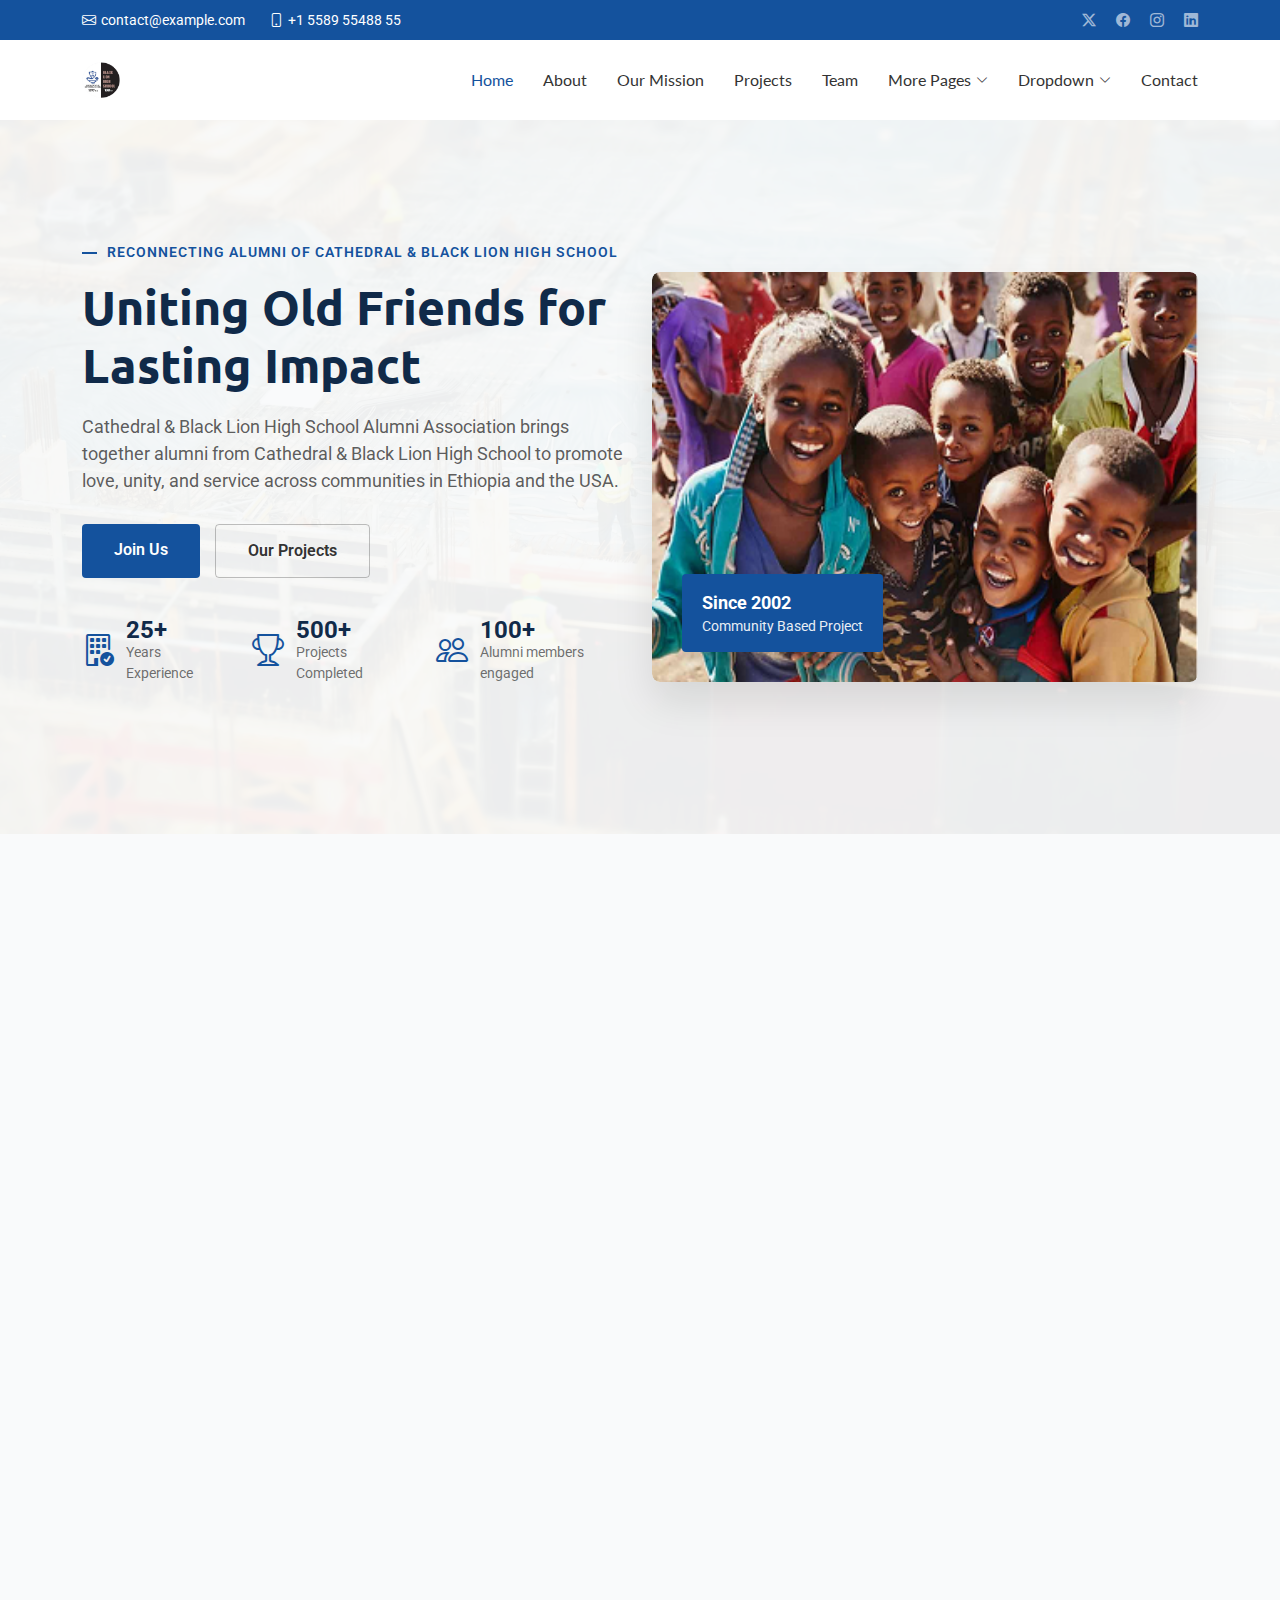
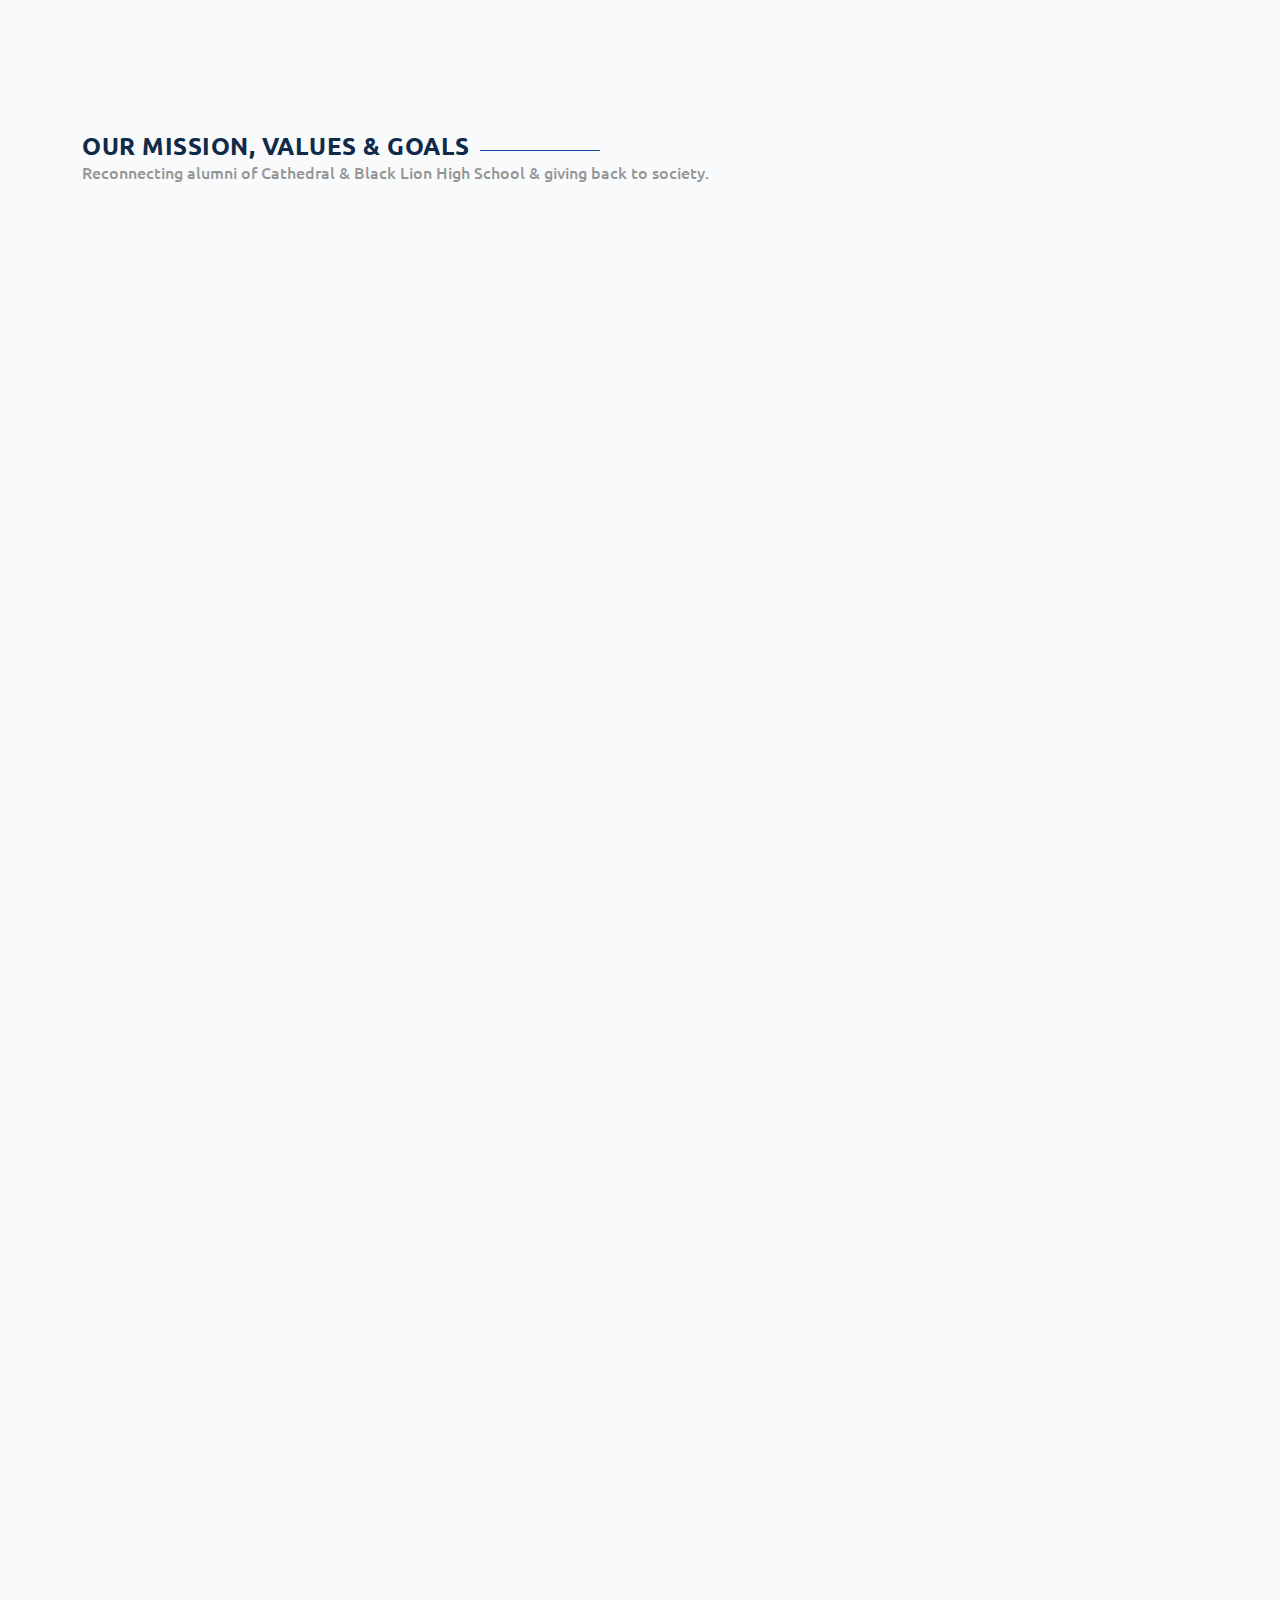
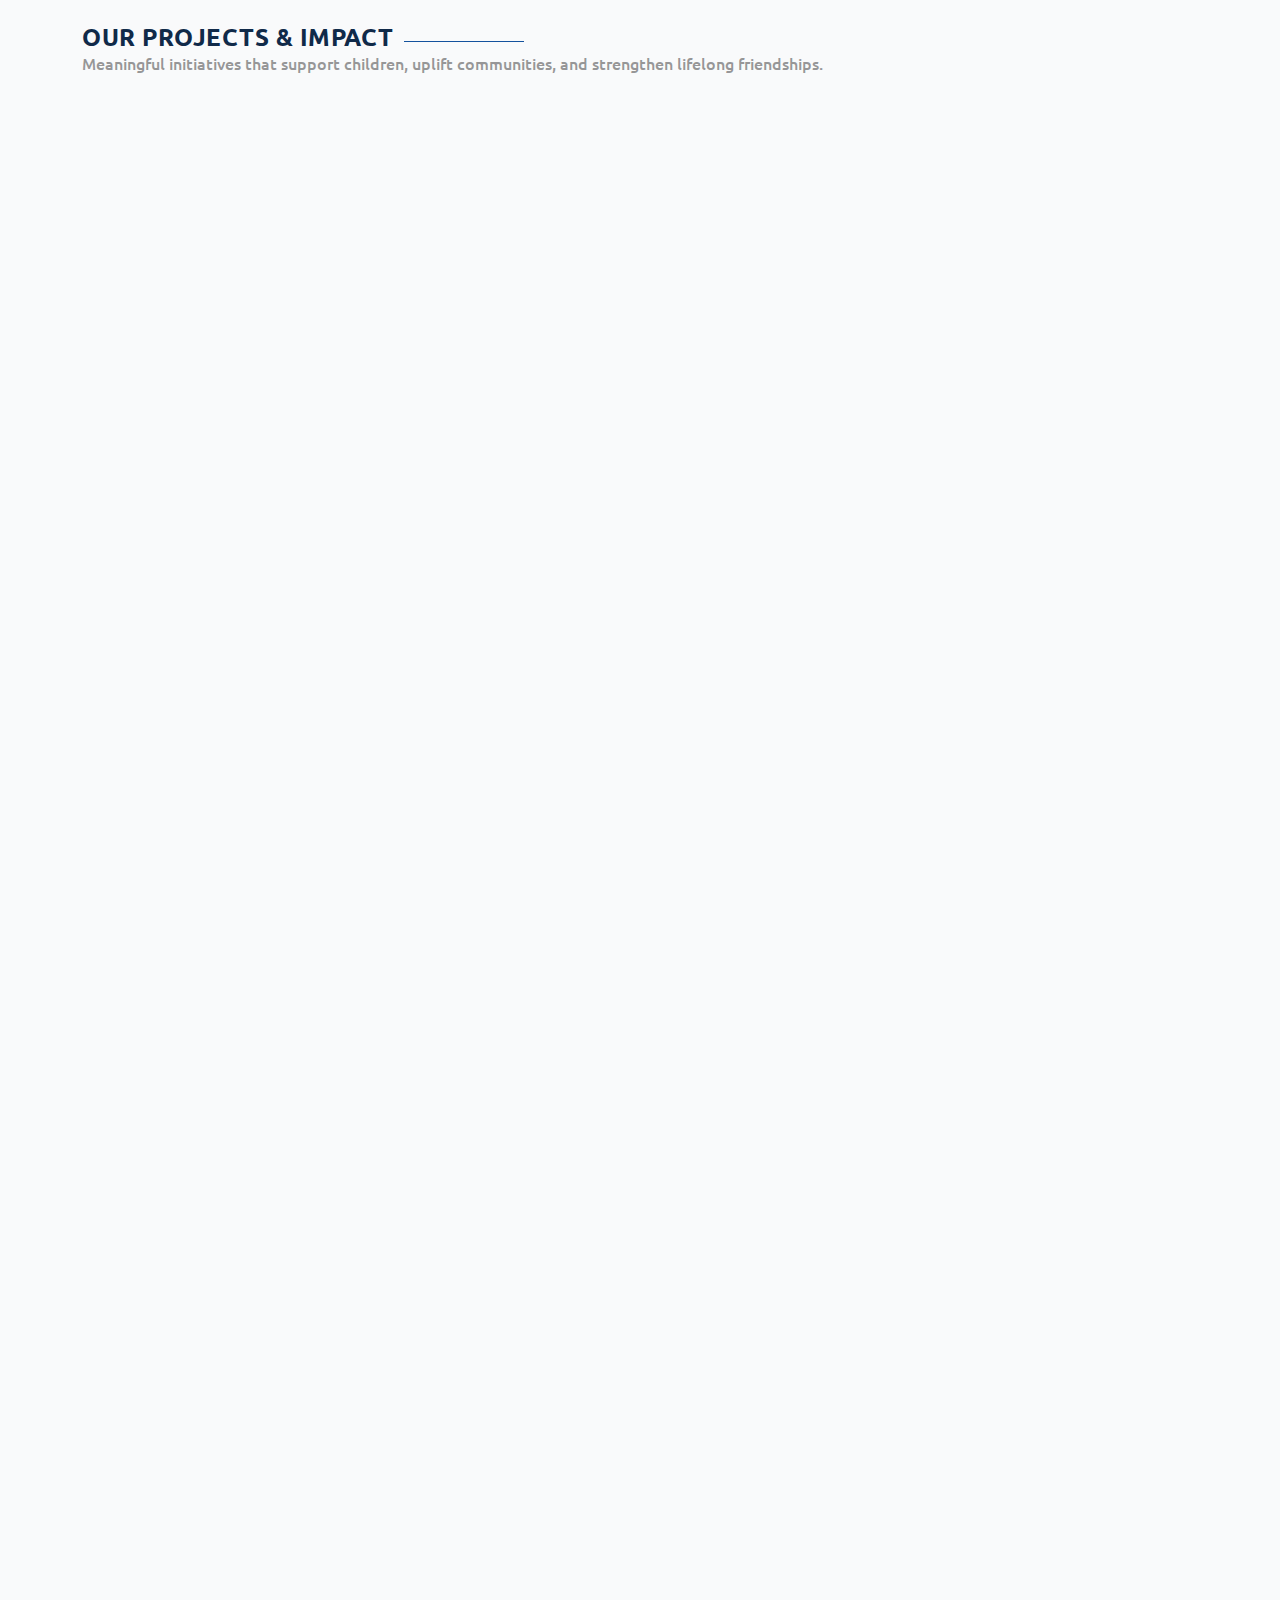
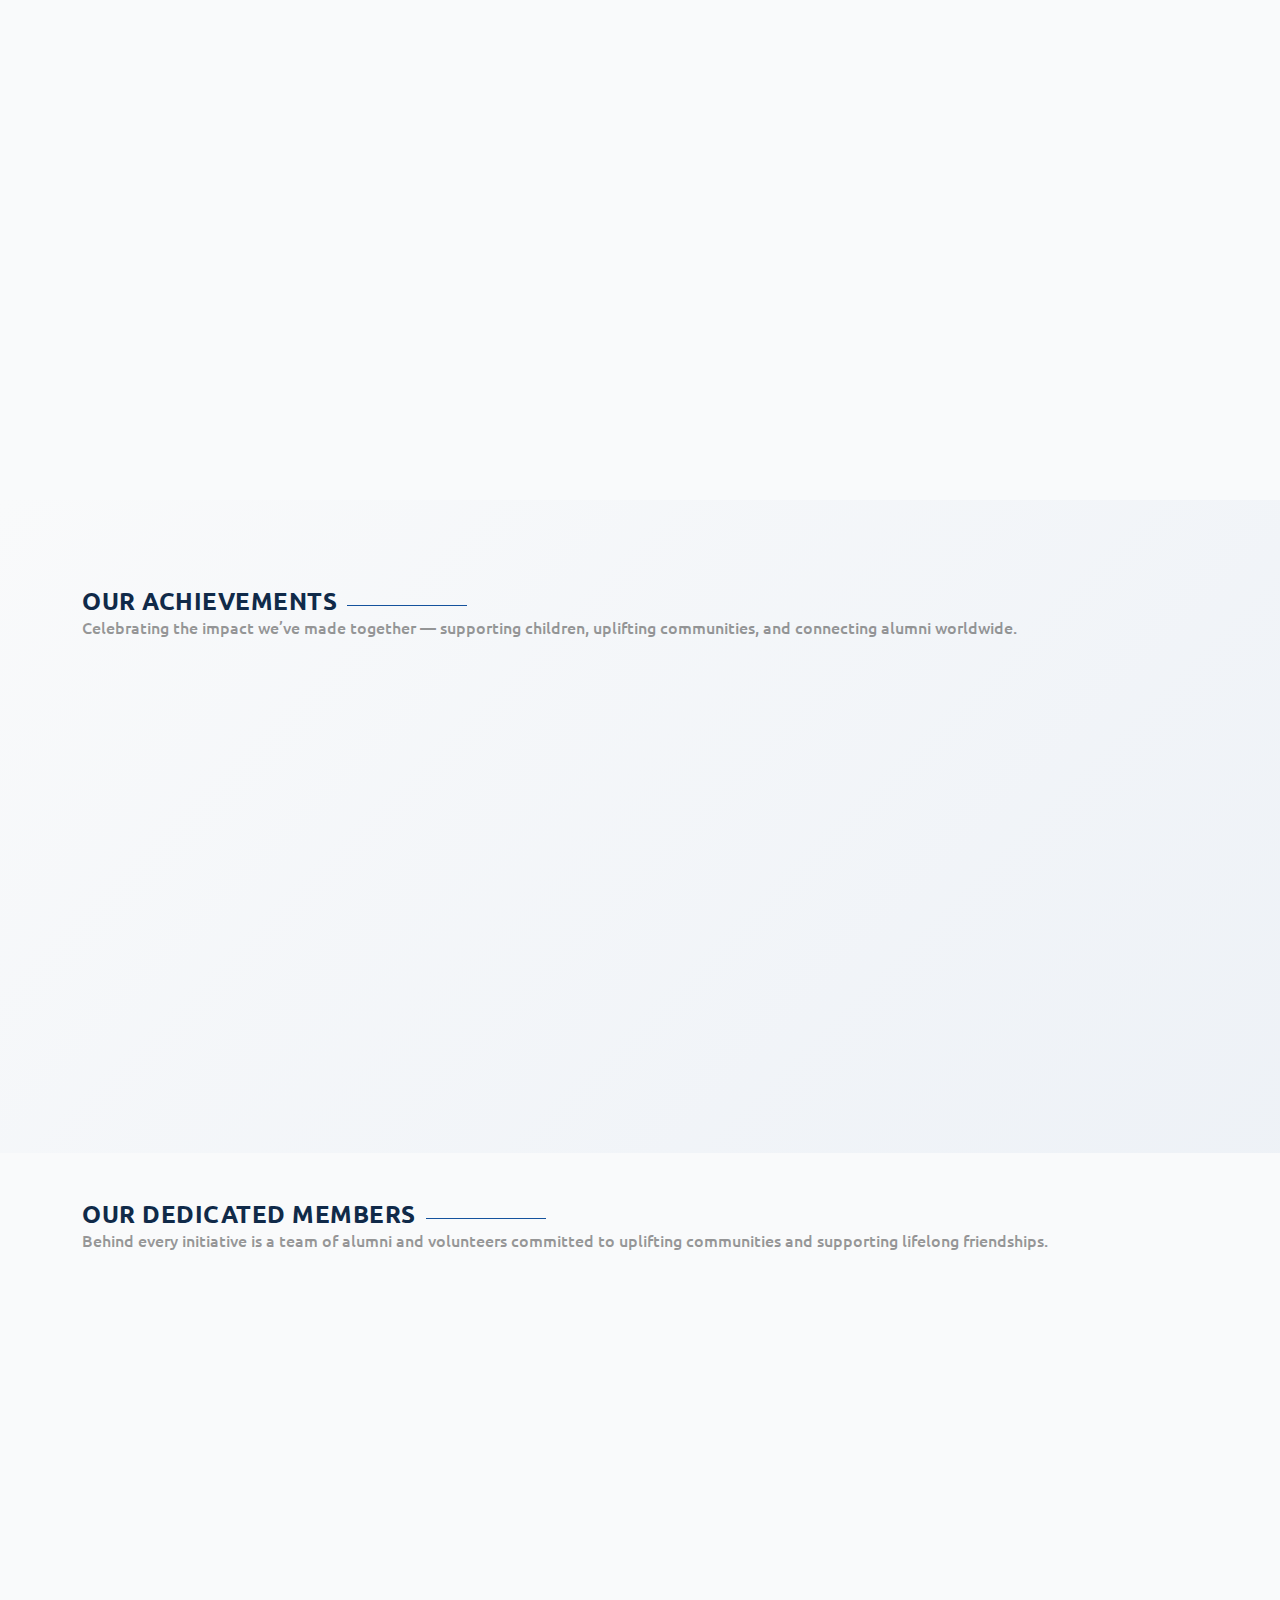
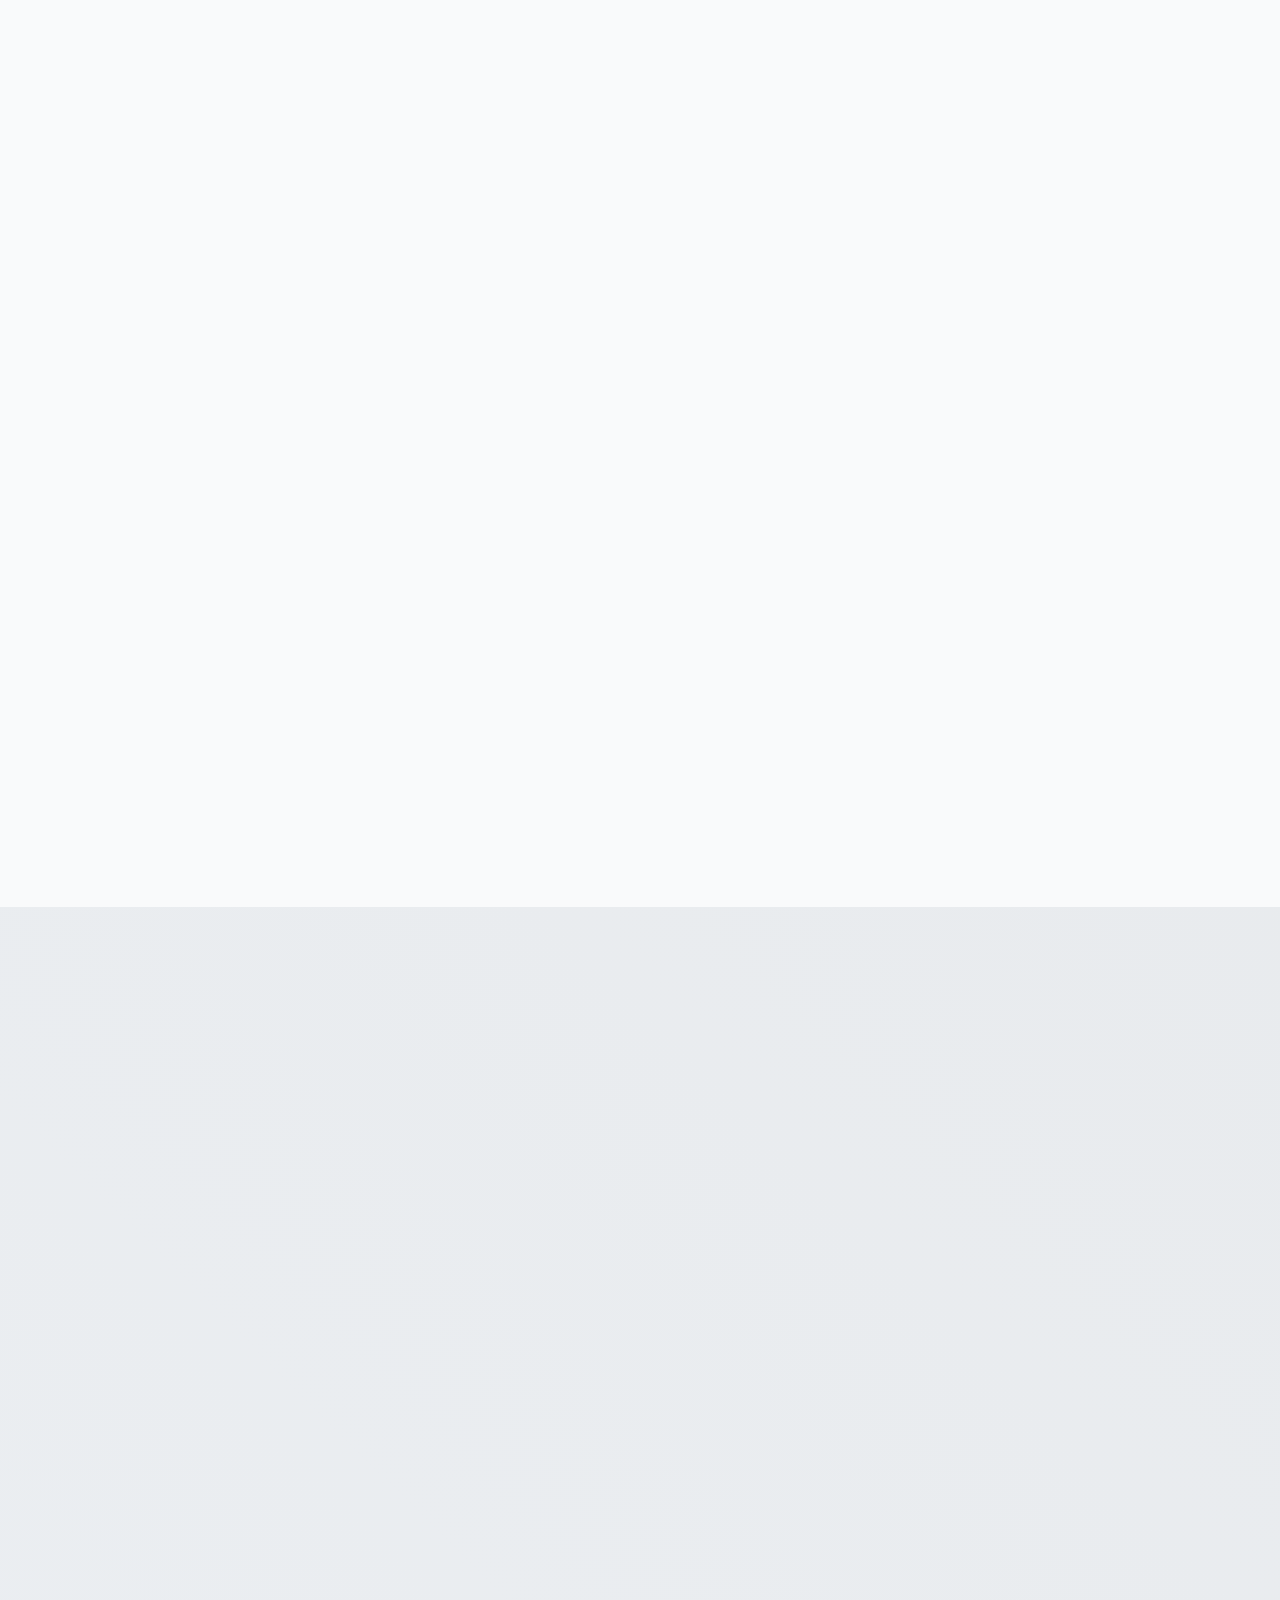
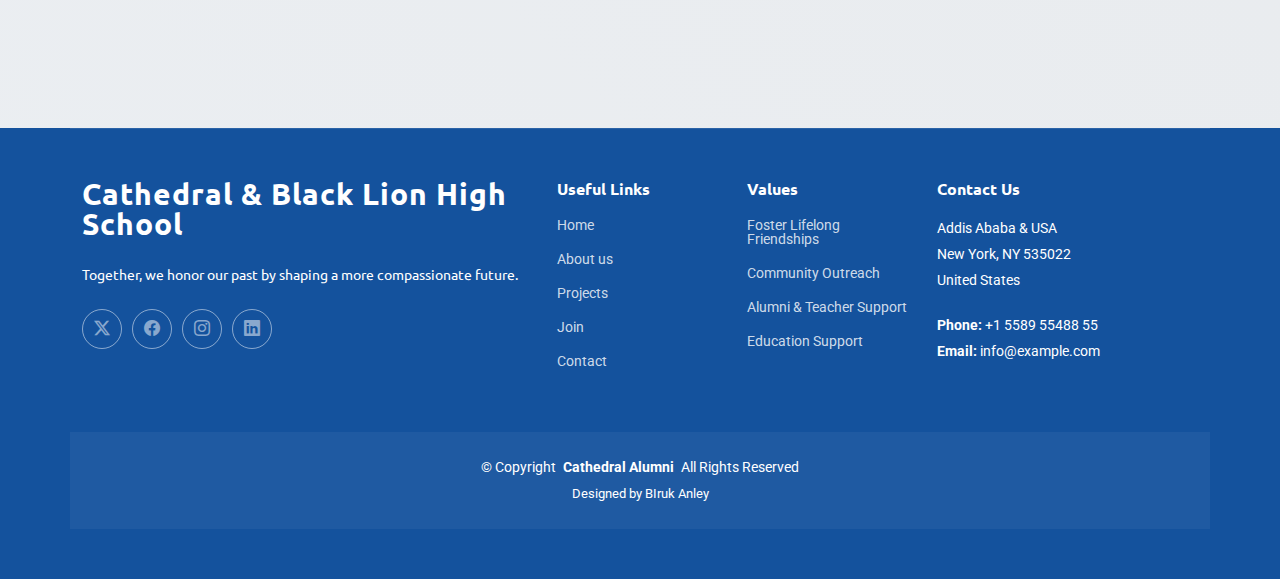
<file: index.html>
<!DOCTYPE html>
<html lang="en">

<head>
  <meta charset="utf-8">
  <meta content="width=device-width, initial-scale=1.0" name="viewport">
  <title>Cathedral Alumni</title>
  <meta name="description" content="">
  <meta name="keywords" content="">

  <!-- Favicons -->
  <link href="assets/img/favicon.png" rel="icon">
  <link href="assets/img/apple-touch-icon.png" rel="apple-touch-icon">

  <!-- Fonts -->
  <link href="https://fonts.googleapis.com" rel="preconnect">
  <link href="https://fonts.gstatic.com" rel="preconnect" crossorigin>
  <link href="https://fonts.googleapis.com/css2?family=Roboto:ital,wght@0,100;0,300;0,400;0,500;0,700;0,900;1,100;1,300;1,400;1,500;1,700;1,900&family=Lato:ital,wght@0,100;0,300;0,400;0,700;0,900;1,100;1,300;1,400;1,700;1,900&family=Ubuntu:ital,wght@0,300;0,400;0,500;0,700;1,300;1,400;1,500;1,700&display=swap" rel="stylesheet">

  <!-- Vendor CSS Files -->
  <link href="assets/vendor/bootstrap/css/bootstrap.min.css" rel="stylesheet">
  <link href="assets/vendor/bootstrap-icons/bootstrap-icons.css" rel="stylesheet">
  <link href="assets/vendor/aos/aos.css" rel="stylesheet">
  <link href="assets/vendor/swiper/swiper-bundle.min.css" rel="stylesheet">
  <link href="assets/vendor/glightbox/css/glightbox.min.css" rel="stylesheet">

  <!-- Main CSS File -->
  <link href="assets/css/main.css" rel="stylesheet">

  <!-- =======================================================
  * Template Name: Constructo
  * Template URL: https://bootstrapmade.com/constructo-bootstrap-construction-template/
  * Updated: Aug 30 2025 with Bootstrap v5.3.8
  * Author: BootstrapMade.com
  * License: https://bootstrapmade.com/license/
  ======================================================== -->
</head>

<body class="index-page">

  <header id="header" class="header sticky-top">

    <div class="topbar d-flex align-items-center dark-background">
      <div class="container d-flex justify-content-center justify-content-md-between">
        <div class="contact-info d-flex align-items-center">
          <i class="bi bi-envelope d-flex align-items-center"><a href="mailto:cathedralaluni@gmail.com">contact@example.com</a></i>
          <i class="bi bi-phone d-flex align-items-center ms-4"><span>+1 5589 55488 55</span></i>
        </div>
        <div class="social-links d-none d-md-flex align-items-center">
          <a href="#" class="twitter"><i class="bi bi-twitter-x"></i></a>
          <a href="#" class="facebook"><i class="bi bi-facebook"></i></a>
          <a href="#" class="instagram"><i class="bi bi-instagram"></i></a>
          <a href="#" class="linkedin"><i class="bi bi-linkedin"></i></a>
        </div>
      </div>
    </div><!-- End Top Bar -->

    <div class="branding d-flex align-items-cente">

      <div class="container position-relative d-flex align-items-center justify-content-between">
        <!-- <a href="index.html" class="logo d-flex align-items-center">
          Uncomment the line below if you also wish to use an image logo
          <img src="assets/img/logo.webp" alt="">
          <h1 class="sitename">Cathedral Alumni</h1>
        </a> -->

         <a href="index.html" class="logo d-flex align-items-center">
              <!-- Responsive Logo -->
          <img src="assets/img/construction/One.png" alt="Cathedral Alumni Logo" class="img-fluid logo-img">
        </a>

        <nav id="navmenu" class="navmenu">
          <ul>
            <li><a href="index.html" class="active">Home</a></li>
            <li><a href="abouut.html">About</a></li>
            <li><a href="servaices.html">Our Mission</a></li>
            <li><a href="projeacts.html">Projects</a></li>
            <li><a href="teaam.html">Team</a></li>
            <li class="dropdown"><a href="#"><span>More Pages</span> <i class="bi bi-chevron-down toggle-dropdown"></i></a>
              <ul>
                <li><a href="serviace-details.html">Service Details</a></li>
                <li><a href="projeact-details.html">Project Details</a></li>
                <li><a href="quoate.html">Quote Form</a></li>
                <li><a href="terams.html">Terms</a></li>
                <li><a href="priavacy.html">Privacy</a></li>
                <li><a href="40a4.html">404</a></li>
              </ul>
            </li>
            <li class="dropdown"><a href="#"><span>Dropdown</span> <i class="bi bi-chevron-down toggle-dropdown"></i></a>
              <ul>
                <li><a href="#">Dropdown 1</a></li>
                <li class="dropdown"><a href="#"><span>Deep Dropdown</span> <i class="bi bi-chevron-down toggle-dropdown"></i></a>
                  <ul>
                    <li><a href="#">Deep Dropdown 1</a></li>
                    <li><a href="#">Deep Dropdown 2</a></li>
                    <li><a href="#">Deep Dropdown 3</a></li>
                    <li><a href="#">Deep Dropdown 4</a></li>
                    <li><a href="#">Deep Dropdown 5</a></li>
                  </ul>
                </li>
                <li><a href="#">Dropdown 2</a></li>
                <li><a href="#">Dropdown 3</a></li>
                <li><a href="#">Dropdown 4</a></li>
              </ul>
            </li>
            <li><a href="coantbact.html">Contact</a></li>
          </ul>
          <i class="mobile-nav-toggle d-xl-none bi bi-list"></i>
        </nav>

      </div>

    </div>

  </header>

  <main class="main">

    <!-- Hero Section -->
    <section id="hero" class="hero section">

      <div class="container" data-aos="fade-up" data-aos-delay="100">

        <div class="row align-items-center">
          <div class="col-lg-6">
            <div class="hero-content" data-aos="fade-right" data-aos-delay="200">
              <span class="subtitle">Reconnecting alumni of Cathedral & Black Lion High School</span>
              <h1>Uniting Old Friends for Lasting Impact</h1>
              <p>Cathedral & Black Lion High School Alumni Association brings together alumni from Cathedral & Black Lion High School to promote love, unity, and service across communities in Ethiopia and the USA.</p>

              <div class="hero-buttons">
                <a href="#" class="btn-primary">Join Us</a>
                <a href="#" class="btn-secondary">Our Projects</a>
              </div>

              <div class="trust-badges">
                <div class="badge-item">
                  <i class="bi bi-building-check"></i>
                  <div class="badge-text">
                    <span class="count">25+</span>
                    <span class="label">Years Experience</span>
                  </div>
                </div>
                <div class="badge-item">
                  <i class="bi bi-trophy"></i>
                  <div class="badge-text">
                    <span class="count">500+</span>
                    <span class="label">Projects Completed</span>
                  </div>
                </div>
                <div class="badge-item">
                  <i class="bi bi-people"></i>
                  <div class="badge-text">
                    <span class="count">100+</span>
                    <span class="label">Alumni members engaged</span>
                  </div>
                </div>
              </div>
            </div>
          </div>

          <div class="col-lg-6" data-aos="fade-left" data-aos-delay="300">
            <div class="hero-image">
              <img src="assets/img/construction/Three.jpg" alt="Construction Project" class="img-fluid">
              <div class="image-badge">
                <span>Since 2002</span>
                <p>Community Based Project</p>
              </div>
            </div>
          </div>
        </div>

      </div>

    </section><!-- /Hero Section -->

    <!-- About Section -->
    <section id="about" class="about section">

      <div class="container" data-aos="fade-up" data-aos-delay="100">

        <div class="row align-items-center g-5">
          <div class="col-lg-6">
            <div class="about-content" data-aos="fade-right" data-aos-delay="200">
              <h2>Strengthening Bonds & Serving Communities Since 2002</h2>
              <p class="lead">Founded in October 2002, Cathedral & Black Lion High School in Addis Ababa. began as a reunion of childhood friends from Cathedral & Black Lion High School in Addis Ababa. What started as friendship has grown into a heartfelt mission to foster love, unity, and compassion while giving back to society.</p>
              <p>Our association connects alumni worldwide, supports vulnerable children and communities, assists teachers and former schoolmates, and fosters lifelong friendships.</p>

              <div class="achievement-boxes row g-4 mt-4">
                <div class="col-6 col-md-3" data-aos="fade-up" data-aos-delay="300">
                  <div class="achievement-box">
                    <h3>50+</h3>
                    <p>Children supported</p>
                  </div>
                </div>
                <div class="col-6 col-md-3" data-aos="fade-up" data-aos-delay="400">
                  <div class="achievement-box">
                    <h3>15+</h3>
                    <p>projects completed</p>
                  </div>
                </div> 
                <div class="col-6 col-md-3" data-aos="fade-up" data-aos-delay="500">
                  <div class="achievement-box">
                    <h3>100%</h3>
                    <p>Alumni members engaged</p>
                  </div>
                </div>
                <div class="col-6 col-md-3" data-aos="fade-up" data-aos-delay="600">
                  <div class="achievement-box">
                    <h3>5</h3>
                    <p>Teachers assisted</p>
                  </div>
                </div>
              </div>

               

              <div class="cta-container mt-5" data-aos="fade-up" data-aos-delay="800">
                <a href="abouct.html" class="btn btn-primary">Learn More About Us</a>
              </div>
            </div>
          </div>

          <div class="col-lg-6">
            <div class="about-image position-relative" data-aos="fade-left" data-aos-delay="200">
              <img src="assets/img/construction/Two.jpg" alt="Construction Team" class="img-fluid main-image rounded">
              <div class="image-overlay">
                <img src="assets/img/construction/hands.jpg" alt="Construction Project" class="img-fluid rounded">
              </div>
              <div class="experience-badge" data-aos="zoom-in" data-aos-delay="500">
                <span>25+</span>
                <p>Years of Experience</p>
              </div>
            </div>
          </div>
        </div>

      </div>

    </section><!-- /About Section -->

    <!-- Services Section -->
    <section id="services" class="services section">

      <!-- Section Title -->
      <div class="container section-title">
        <h2>Our Mission, Values & Goals</h2>
        <p>Reconnecting alumni of Cathedral & Black Lion High School & giving back to society.</p>
      </div><!-- End Section Title -->

      <div class="container" data-aos="fade-up" data-aos-delay="100">

        <div class="row gy-4">
          <div class="col-lg-4" data-aos="fade-up" data-aos-delay="200">
            <div class="service-card">
              <div class="service-icon">
                <i class="bi bi-building"></i>
              </div>
              <h3>Our Mission</h3>
              <p>Preserve friendships & give back to society</p>
              <div class="service-features">
                <span><i class="bi bi-check-circle"></i> Strengthening Friendships</span>
                <span><i class="bi bi-check-circle"></i> Building Networks</span>
                <span><i class="bi bi-check-circle"></i> Supporting Communities</span>
              </div>
              <a href="service-adetails.html" class="service-link">Learn More <i class="bi bi-arrow-right"></i></a>
            </div>
          </div><!-- End Service Item -->

          <div class="col-lg-4" data-aos="fade-up" data-aos-delay="300">
            <div class="service-card featured">
              <div class="service-badge">Core</div>
              <div class="service-icon">
                <i class="bi bi-house"></i>
              </div>
              <h3>Core Values</h3>
              <p>Love, Peace, Unity, Respect, Non-judgment</p>
              <div class="service-features">
                <span><i class="bi bi-check-circle"></i> Brotherhood & Sisterhood</span>
                <span><i class="bi bi-check-circle"></i> Collective Growth</span>
                <span><i class="bi bi-check-circle"></i> Lasting Impact</span>
              </div>
              <a href="service-ddetails.html" class="service-link">Learn More <i class="bi bi-arrow-right"></i></a>
            </div>
          </div><!-- End Service Item -->

          <div class="col-lg-4" data-aos="fade-up" data-aos-delay="400">
            <div class="service-card">
              <div class="service-icon">
                <i class="bi bi-gear"></i>
              </div>
              <h3>Education Support</h3>
              <p>Help underprivileged children in Ethiopia & USA</p>
              <div class="service-features">
                <span><i class="bi bi-check-circle"></i> Scholarships</span>
                <span><i class="bi bi-check-circle"></i> Mentorship Programs</span>
                <span><i class="bi bi-check-circle"></i> School Support Projects</span>
              </div>
              <a href="service-ddetails.html" class="service-link">Learn More <i class="bi bi-arrow-right"></i></a>
            </div>
          </div><!-- End Service Item -->
        </div>

        <div class="row mt-5">
          <div class="col-lg-6" data-aos="fade-up" data-aos-delay="100">
            <div class="service-image-block">
              <img src="assets/img/construction/Friendship2.jpg" alt="Construction Services" class="img-fluid">
            </div>
          </div>

          <div class="col-lg-6" data-aos="fade-up" data-aos-delay="200">
            <div class="service-list-block">
              <h3>Values</h3>
              <p>Lorem ipsum dolor sit amet, consectetur adipiscing elit. Duis aute irure dolor in reprehenderit in voluptate velit esse cillum dolore eu fugiat.</p>

              <div class="service-list">
                <div class="service-list-item" data-aos="fade-up" data-aos-delay="100">
                  <div class="service-list-icon">
                    <i class="bi bi-rulers"></i>
                  </div>
                  <div class="service-list-content">
                    <h4>Community Outreach</h4>
                    <p>Support vulnerable communities.</p>
                  </div>
                </div><!-- End Service List Item -->

                <div class="service-list-item" data-aos="fade-up" data-aos-delay="200">
                  <div class="service-list-icon">
                    <i class="bi bi-calendar-check"></i>
                  </div>
                  <div class="service-list-content">
                    <h4>Alumni & Teacher Support</h4>
                    <p>Aid to schoolmates and teachers in need.</p>
                  </div>
                </div><!-- End Service List Item -->

                <div class="service-list-item" data-aos="fade-up" data-aos-delay="300">
                  <div class="service-list-icon">
                    <i class="bi bi-tools"></i>
                  </div>
                  <div class="service-list-content">
                    <h4>Foster Lifelong Friendships</h4>
                    <p>Strengthening alumni bonds worldwide.</p>
                  </div>
                </div><!-- End Service List Item -->
              </div>
            </div>
          </div>
          
        </div>

        <div class="cta-container text-center mt-5" data-aos="fade-up" data-aos-delay="300">
          <h3>Be a Part of Our Journey</h3>
          <p>Every donation, membership, or act of service helps us honor our past and shape a compassionate future.</p>
          <a href="#" class="btn btn-cta">Get Involved</a>
        </div>

      </div>

    </section><!-- /Services Section -->

    <!-- Projects Section -->
    <section id="projects" class="projects section">

      <!-- Section Title -->
      <div class="container section-title">
        <h2>Our Projects & Impact</h2>
        <p>Meaningful initiatives that support children, uplift communities, and strengthen lifelong friendships.</p>
      </div><!-- End Section Title -->

      <div class="container" data-aos="fade-up" data-aos-delay="100">

        <div class="projects-grid">

          <div class="project-item" data-aos="zoom-in" data-aos-delay="100">
            <div class="project-content">
              <div class="project-header">
                <span class="project-category">Humanitarian</span>
                <span class="project-status completed">Completed</span>
              </div>
              <h3 class="project-title">Support for Orphaned & Vulnerable Children</h3>
              <div class="project-details">
                <div class="project-info">
                  <p>Providing food, shelter, and education to children in Ethiopia and the USA.</p>
                  <div class="project-specs">
                    <span class="spec-item">
                      🍲
                      300+ Meals served
                    </span>
                    <span class="spec-item">
                      📚
                      50+ Children supported
                    </span>
                  </div>
                </div>
                <div class="project-location">
                  <i class="bi bi-geo-alt-fill"></i>
                  <span>Addis Ababa, Ethiopia</span>
                </div>
              </div>
              <a href="project-ddetails.html" class="project-link">
                <span>View Project</span>
                <i class="bi bi-arrow-right"></i>
              </a>
            </div>
            <div class="project-visual">
              <img src="assets/img/construction/Four.jpg" alt="Metropolitan Office Tower" class="img-fluid">
              <div class="project-badge">
                <i class="bi bi-award"></i>
              </div>
            </div>
          </div><!-- End Project Item -->

          <div class="project-item" data-aos="zoom-in" data-aos-delay="200">
            <div class="project-content">
              <div class="project-header">
                <span class="project-category">Community</span>
                <span class="project-status in-progress">Ongoing</span>
              </div>
              <h3 class="project-title">Community Outreach Programs</h3>
              <div class="project-details">
                <div class="project-info">
                  <p>Delivering aid, healthcare, and awareness campaigns to vulnerable communities.</p>
                  <div class="project-specs">
                    <span class="spec-item">
                     🏘
                      10 Communities reached
                    </span>
                    <span class="spec-item">
                     ❤️
                      500+ People impacted
                    </span>
                  </div>
                </div>
                <div class="project-location">
                  <i class="bi bi-geo-alt-fill"></i>
                  <span>Ethiopia & USA</span>
                </div>
              </div>
              <a href="project-detaails.html" class="project-link">
                <span>View Project</span>
                <i class="bi bi-arrow-right"></i>
              </a>
            </div>
            <div class="project-visual">
              <img src="assets/img/construction/hands.jpg" alt="Riverside Luxury Homes" class="img-fluid">
              <div class="project-badge">
                <i class="bi bi-tools"></i>
              </div>
            </div>
          </div><!-- End Project Item -->

          <div class="project-item" data-aos="zoom-in" data-aos-delay="300">
            <div class="project-content">
              <div class="project-header">
                <span class="project-category">Alumni Support</span>
                <span class="project-status completed">Completed</span>
              </div>
              <h3 class="project-title">Aid to Former Schoolmates & Teachers</h3>
              <div class="project-details">
                <div class="project-info">
                  <p>Extending financial and emotional support to struggling alumni and educators.</p>
                  <div class="project-specs">
                    <span class="spec-item">
                      🎓
                      5 Teachers supported
                    </span>
                    <span class="spec-item">
                      👥
                      15 Alumni assisted
                    </span>
                  </div>
                </div>
                <div class="project-location">
                  <i class="bi bi-geo-alt-fill"></i>
                  <span>Addis Ababa & USA</span>
                </div>
              </div>
              <a href="project-detdails.html" class="project-link">
                <span>View Project</span>
                <i class="bi bi-arrow-right"></i>
              </a>
            </div>
            <div class="project-visual">
              <img src="assets/img/construction/Teachers 2.jpg" alt="Highway Bridge Reconstruction" class="img-fluid">
              <div class="project-badge">
                <i class="bi bi-gear"></i>
              </div>
            </div>
          </div><!-- End Project Item -->

          <div class="project-item" data-aos="zoom-in" data-aos-delay="100">
            <div class="project-content">
              <div class="project-header">
                <span class="project-category">Humanitarian</span>
                <span class="project-status completed">Completed</span>
              </div>
              <h3 class="project-title">Humanitarian Support</h3>
              <div class="project-details">
                <div class="project-info">
                  <p>Offering essential services in nutrition, healthcare, and schooling for underprivileged groups.</p>
                  <div class="project-specs">
                    <span class="spec-item">
                      🏥
                      200+ Health checkups
                    </span>
                    <span class="spec-item">
                      📖
                      100+ Books distributed
                    </span>
                  </div>
                </div>
                <div class="project-location">
                  <i class="bi bi-geo-alt-fill"></i>
                  <span>Ethiopia</span>
                </div>
              </div>
              <a href="project-detdails.html" class="project-link">
                <span>View Project</span>
                <i class="bi bi-arrow-right"></i>
              </a>
            </div>
            <div class="project-visual">
              <img src="assets/img/construction/Three.jpg" alt="Children's Medical Facility" class="img-fluid">
              <div class="project-badge">
                <i class="bi bi-heart-pulse"></i>
              </div>
            </div>
          </div><!-- End Project Item -->

          <div class="project-item" data-aos="zoom-in" data-aos-delay="200">
            <div class="project-content">
              <div class="project-header">
                <span class="project-category">Charity</span>
                <span class="project-status planning">Planning</span>
              </div>
              <h3 class="project-title">Special Charity Drives & Fundraising</h3>
              <div class="project-details">
                <div class="project-info">
                  <p>Organized events and fundraising campaigns to support education and community needs.</p>
                  <div class="project-specs">
                    <span class="spec-item">
                      💵
                      $20,000+ Raised
                    </span>
                    <span class="spec-item">
                      🎉
                      5 Events held
                    </span>
                  </div>
                </div>
                <div class="project-location">
                  <i class="bi bi-geo-alt-fill"></i>
                  <span>USA & Ethiopia</span>
                </div>
              </div>
              <a href="project-detdails.html" class="project-link">
                <span>View Project</span>
                <i class="bi bi-arrow-right"></i>
              </a>
            </div>
            <div class="project-visual">
              <img src="assets/img/construction/Two.jpg" alt="Innovation Campus Center" class="img-fluid">
              <div class="project-badge">
                <i class="bi bi-lightbulb"></i>
              </div>
            </div>
          </div><!-- End Project Item -->

          <div class="project-item" data-aos="zoom-in" data-aos-delay="300">
            <div class="project-content">
              <div class="project-header">
                <span class="project-category">Alumni Network</span>
                <span class="project-status completed">Completed</span>
              </div>
              <h3 class="project-title">Fostering Lifelong Friendships</h3>
              <div class="project-details">
                <div class="project-info">
                  <p>Alumni gatherings and networking events to strengthen unity and support systems.</p>
                  <div class="project-specs">
                    <span class="spec-item">
                     🤝
                      100+ Members engaged
                    </span>
                    <span class="spec-item">
                      🌍
                      2 Countries connected
                    </span>
                  </div>
                </div>
                <div class="project-location">
                  <i class="bi bi-geo-alt-fill"></i>
                  <span>USA & Ethiopia</span>
                </div>
              </div>
              <!-- <a href="project-details.html" class="project-link"> -->
                <span>View Project</span>
                <i class="bi bi-arrow-right"></i>
              </a>
            </div>
            <div class="project-visual">
              <img src="assets/img/construction/Friendship2.jpg" alt="Green Energy Plant" class="img-fluid">
              <div class="project-badge">
                <i class="bi bi-leaf"></i>
              </div>
            </div>
          </div><!-- End Project Item -->

        </div>

      </div>

    </section><!-- /Projects Section -->

    <!-- Testimonials Section -->
    <section id="testimonials" class="testimonials section">

      <div class="container" data-aos="fade-up" data-aos-delay="100">

        <div class="testimonials-slider swiper init-swiper">
          <script type="application/json" class="swiper-config">
            {
              "loop": true,
              "speed": 600,
              "autoplay": {
                "delay": 5000
              },
              "slidesPerView": 1,
              "spaceBetween": 30,
              "pagination": {
                "el": ".swiper-pagination",
                "type": "bullets",
                "clickable": true
              },
              "navigation": {
                "nextEl": ".swiper-button-next",
                "prevEl": ".swiper-button-prev"
              }
            }
          </script>
          <div class="swiper-wrapper">

            <div class="swiper-slide">
              <div class="testimonial-slide" data-aos="fade-up" data-aos-delay="200">
                <div class="testimonial-header">
                  <div class="stars-rating">
                    <i class="bi bi-star-fill"></i>
                    <i class="bi bi-star-fill"></i>
                    <i class="bi bi-star-fill"></i>
                    <i class="bi bi-star-fill"></i>
                    <i class="bi bi-star-fill"></i>
                  </div>
                  <div class="quote-icon">
                    <i class="bi bi-quote"></i>
                  </div>
                </div>
                <div class="testimonial-body">
                  <p>"The support I received during a difficult time was life-changing. Cathedral & Black Lion High School in Addis Ababa. reminded me that our school ties are truly a lifelong bond."</p>
                </div>
                <div class="testimonial-footer">
                  <div class="author-info">
                    <img src="assets/img/person/girlone.jpg" alt="Author" class="author-avatar">
                    <div class="author-details">
                      <h4>Selamawit Tadesse</h4>
                      <span class="role">Former Student,</span>
                      <span class="company">Class of 1990</span>
                    </div>
                  </div>
                </div>
              </div>
            </div>

            <div class="swiper-slide">
              <div class="testimonial-slide" data-aos="fade-up" data-aos-delay="300">
                <div class="testimonial-header">
                  <div class="stars-rating">
                    <i class="bi bi-star-fill"></i>
                    <i class="bi bi-star-fill"></i>
                    <i class="bi bi-star-fill"></i>
                    <i class="bi bi-star-fill"></i>
                    <i class="bi bi-star-fill"></i>
                  </div>
                  <div class="quote-icon">
                    <i class="bi bi-quote"></i>
                  </div>
                </div>
                <div class="testimonial-body">
                  <p>""Through the outreach programs, many families in our neighborhood gained access to food and basic health services. The impact is immeasurable."</p>
                </div>
                <div class="testimonial-footer">
                  <div class="author-info">
                    <img src="assets/img/person/girltwo.jpg" alt="Author" class="author-avatar">
                    <div class="author-details">
                      <h4>Abebe Mekonnen</h4>
                      <span class="role">Community Leader,</span>
                      <span class="company">Addis Ababa</span>
                    </div>
                  </div>
                </div>
              </div>
            </div>

            <div class="swiper-slide">
              <div class="testimonial-slide" data-aos="fade-up" data-aos-delay="400">
                <div class="testimonial-header">
                  <div class="stars-rating">
                    <i class="bi bi-star-fill"></i>
                    <i class="bi bi-star-fill"></i>
                    <i class="bi bi-star-fill"></i>
                    <i class="bi bi-star-fill"></i>
                    <i class="bi bi-star-fill"></i>
                  </div>
                  <div class="quote-icon">
                    <i class="bi bi-quote"></i>
                  </div>
                </div>
                <div class="testimonial-body">
                  <p>"As a retired teacher, I never expected such kindness and support. Cathedral & Black Lion High School in Addis Ababa. truly values the people who shaped its foundation."</p>
                </div>
                <div class="testimonial-footer">
                  <div class="author-info">
                    <img src="assets/img/person/girlthree.jpg" alt="Author" class="author-avatar">
                    <div class="author-details">
                      <h4>Mrs. Wubit Alemu</h4>
                      <span class="role">Retired Teacher,</span>
                      <span class="company">Cathedral School</span>
                    </div>
                  </div>
                </div>
              </div>
            </div>

          </div>

          <div class="swiper-navigation-wrapper">
            <div class="swiper-button-prev"></div>
            <div class="swiper-pagination"></div>
            <div class="swiper-button-next"></div>
          </div>

        </div>

      </div>

    </section><!-- /Testimonials Section -->

    <!-- Certifications Section -->
    <section id="certifications" class="certifications section">

      <!-- Section Title -->
      <div class="container section-title">
        <h2>Our Achievements</h2>
        <p>Celebrating the impact we’ve made together — supporting children, uplifting communities, and connecting alumni worldwide.</p>
      </div><!-- End Section Title -->

      <div class="container" data-aos="fade-up" data-aos-delay="100">

    

        <div class="achievements-banner" data-aos="zoom-in" data-aos-delay="700">
          <div class="row text-center">
            <div class="col-lg-3 col-sm-6">
              <div class="achievement-item">
                <i class="bi bi-award"></i>
                <h3>50+</h3>
                <p>Children supported</p>
              </div>
            </div>
            <div class="col-lg-3 col-sm-6">
              <div class="achievement-item">
                <i class="bi bi-shield-check"></i>
                <h3>20+</h3>
                <p>Community projects completed</p>
              </div>
            </div>
            <div class="col-lg-3 col-sm-6">
              <div class="achievement-item">
                <i class="bi bi-clock-history"></i>
                <h3>100+</h3>
                <p>Alumni members engaged</p>
              </div>
            </div>
            <div class="col-lg-3 col-sm-6">
              <div class="achievement-item">
                <i class="bi bi-people"></i>
                <h3>5</h3>
                <p>Satisfied Clients</p>
              </div>
            </div>
          </div>
        </div>

      </div>

    </section><!-- /Certifications Section -->

    <!-- Team Section -->
    <section id="team" class="team section">

      <!-- Section Title -->
      <div class="container section-title">
        <h2>Our Dedicated Members</h2>
        <p>Behind every initiative is a team of alumni and volunteers committed to uplifting communities and supporting lifelong friendships.</p>
      </div><!-- End Section Title -->

      <div class="container" data-aos="fade-up" data-aos-delay="100">

        <div class="row gy-4">

          <div class="col-lg-6" data-aos="fade-up" data-aos-delay="100">
            <div class="team-card featured">
              <div class="team-header">
                <div class="team-image">
                  <img src="assets/img/person/manone.jpg" class="img-fluid" alt="">
                  <div class="experience-badge">15+ Years</div>
                </div>
                <div class="team-info">
                  <h4>Mesfin Alemu</h4>
                  <span class="position">President</span>
                  <div class="contact-info">
                    <a href="mailto:mesfin@example.com"><i class="bi bi-envelope"></i> mesfin@example.com</a>
                    <a href="tel:+1555123456"><i class="bi bi-telephone"></i> +1 (555) 123-456</a>
                  </div>
                </div>
              </div>
              <div class="team-details">
                <p>Guiding our alumni association with vision, unity, and a commitment to serving communities.</p>
                <div class="credentials">
                  <div class="cred-item">
                    <i class="bi bi-award"></i>
                    <span>Leadership</span>
                  </div>
                 
                </div>
                <div class="social-links">
                  <a href="#"><i class="bi bi-linkedin"></i></a>
                  <a href="#"><i class="bi bi-twitter-x"></i></a>
                  <a href="#"><i class="bi bi-facebook"></i></a>
                </div>
              </div>
            </div>
          </div><!-- End Featured Team Member -->

          <div class="col-lg-6" data-aos="fade-up" data-aos-delay="200">
            <div class="team-card featured">
              <div class="team-header">
                <div class="team-image">
                  <img src="assets/img/person/girlone.jpg" class="img-fluid" alt="">
                  <div class="experience-badge">12+ Years</div>
                </div>
                <div class="team-info">
                  <h4>Hanna Bekele</h4>
                  <span class="position">Vice President</span>
                  <div class="contact-info">
                    <a href="mailto:hana@gmail.com"><i class="bi bi-envelope"></i> sarah@example.com</a>
                    <a href="tel:+1555123457"><i class="bi bi-telephone"></i> +1 (555) 123-457</a>
                  </div>
                </div>
              </div>
              <div class="team-details">
                <p>Strengthening alumni connections and supporting initiatives that uplift children and vulnerable groups.</p>
                <div class="credentials">
                  <div class="cred-item">
                    <i class="bi bi-person-badge"></i>
                    <span>MSC in Project Management</span>
                  </div>
                 
                </div>
                <div class="social-links">
                  <a href="#"><i class="bi bi-linkedin"></i></a>
                  <a href="#"><i class="bi bi-twitter-x"></i></a>
                  <a href="#"><i class="bi bi-instagram"></i></a>
                </div>
              </div>
            </div>
          </div><!-- End Featured Team Member -->

          <div class="col-lg-4 col-md-6" data-aos="fade-up" data-aos-delay="300">
            <div class="team-card compact">
              <div class="member-photo">
                <img src="assets/img/person/manthree.jpg" class="img-fluid" alt="">
                <div class="hover-overlay">
                  <div class="overlay-content">
                    <h5>Dawit Tsegaye</h5>
                    <span>Treasurer</span>
                    <div class="quick-contact">
                      <a href="#"><i class="bi bi-envelope"></i></a>
                      <a href="#"><i class="bi bi-telephone"></i></a>
                      <a href="#"><i class="bi bi-linkedin"></i></a>
                    </div>
                  </div>
                </div>
              </div>
              <div class="member-summary">
                <h5>Dawit Tsegaye</h5>
                <span>Treasurer</span>
                <div class="skills">
                  <span class="skill-tag">Financial Management</span>
                  <span class="skill-tag">Budgeting</span>
                </div>
              </div>
            </div>
          </div><!-- End Compact Team Member -->

          <div class="col-lg-4 col-md-6" data-aos="fade-up" data-aos-delay="400">
            <div class="team-card compact">
              <div class="member-photo">
                <img src="assets/img/person/girlthree.jpg" class="img-fluid" alt="">
                <div class="hover-overlay">
                  <div class="overlay-content">
                    <h5>Sara Worku</h5>
                    <span>Community Outreach Coordinator</span>
                    <div class="quick-contact">
                      <a href="#"><i class="bi bi-envelope"></i></a>
                      <a href="#"><i class="bi bi-telephone"></i></a>
                      <a href="#"><i class="bi bi-linkedin"></i></a>
                    </div>
                  </div>
                </div>
              </div>
              <div class="member-summary">
               <h5>Sara Worku</h5>
                <span>Community Outreach Coordinator</span>
                <div class="skills">
                  <span class="skill-tag">Outreach</span>
                  <span class="skill-tag">Event Planning</span>
                </div>
              </div>
            </div>
          </div><!-- End Compact Team Member -->

          <div class="col-lg-4 col-md-6" data-aos="fade-up" data-aos-delay="100">
            <div class="team-card compact">
              <div class="member-photo">
                <img src="assets/img/person/manfour.jpg" class="img-fluid" alt="">
                <div class="hover-overlay">
                  <div class="overlay-content">
                    <h5>Elias Kebede</h5>
                    <span>Fundraising Lead</span>
                    <div class="quick-contact">
                      <a href="#"><i class="bi bi-envelope"></i></a>
                      <a href="#"><i class="bi bi-telephone"></i></a>
                      <a href="#"><i class="bi bi-linkedin"></i></a>
                    </div>
                  </div>
                </div>
              </div>
              <div class="member-summary">
                <h5>Elias Kebede</h5>
                <span>Fundraising Lead</span>
                <div class="skills">
                  <span class="skill-tag">Fundraising</span>
                  <span class="skill-tag">Donor Relations</span>
                </div>
              </div>
            </div>
          </div><!-- End Compact Team Member -->

          <div class="col-lg-4 col-md-6" data-aos="fade-up" data-aos-delay="200">
            <div class="team-card compact">
              <div class="member-photo">
                <img src="assets/img/person/girltwo.jpg" class="img-fluid" alt="">
                <div class="hover-overlay">
                  <div class="overlay-content">
                    <h5>Marta Tadesse</h5>
                    <span>Alumni Relations Coordinator</span>
                    <div class="quick-contact">
                      <a href="#"><i class="bi bi-envelope"></i></a>
                      <a href="#"><i class="bi bi-telephone"></i></a>
                      <a href="#"><i class="bi bi-linkedin"></i></a>
                    </div>
                  </div>
                </div>
              </div>
              <div class="member-summary">
                <h5>Marta Tadesse</h5>
                <span>Alumni Relations Coordinator</span>
                <div class="skills">
                  <span class="skill-tag">Alumni Engagement</span>
                  <span class="skill-tag">Event Coordination</span>
                </div>
              </div>
            </div>
          </div><!-- End Compact Team Member -->

          <div class="col-lg-4 col-md-6" data-aos="fade-up" data-aos-delay="300">
            <div class="team-card compact">
              <div class="member-photo">
                <img src="assets/img/person/manthree.jpg" class="img-fluid" alt="">
                <div class="hover-overlay">
                  <div class="overlay-content">
                    <h5>Samuel Girma</h5>
                    <span>Project Manager</span>
                    <div class="quick-contact">
                      <a href="#"><i class="bi bi-envelope"></i></a>
                      <a href="#"><i class="bi bi-telephone"></i></a>
                      <a href="#"><i class="bi bi-linkedin"></i></a>
                    </div>
                  </div>
                </div>
              </div>
              <div class="member-summary">
                <h5>Samuel Girma</h5>
                <span>Project Manager</span>
                <div class="skills">
                  <span class="skill-tag">Project Planning</span>
                  <span class="skill-tag">Team Leadership</span>
                </div>
              </div>
            </div>
          </div><!-- End Compact Team Member -->

          <div class="col-lg-4 col-md-6" data-aos="fade-up" data-aos-delay="400">
            <div class="team-card compact">
              <div class="member-photo">
                <img src="assets/img/person/girlone.jpg" class="img-fluid" alt="">
                <div class="hover-overlay">
                  <div class="overlay-content">
                    <h5>Lily Workneh</h5>
                    <span>Events Coordinator</span>
                    <div class="quick-contact">
                      <a href="#"><i class="bi bi-envelope"></i></a>
                      <a href="#"><i class="bi bi-telephone"></i></a>
                      <a href="#"><i class="bi bi-linkedin"></i></a>
                    </div>
                  </div>
                </div>
              </div>
              <div class="member-summary">
                <h5>Lily Workneh</h5>
                <span>Events Coordinator</span>
                <div class="skills">
                  <span class="skill-tag">Event Planning</span>
                  <span class="skill-tag">Logistics Management</span>
                </div>
              </div>
            </div>
          </div><!-- End Compact Team Member -->

        </div>

      </div>

    </section><!-- /Team Section -->

    <!-- Call To Action Section -->
    <section id="call-to-action" class="call-to-action section light-background">

      <div class="container" data-aos="fade-up" data-aos-delay="100">

        <div class="row g-5 align-items-center">

          <div class="col-lg-6">
            <div class="cta-hero-content" data-aos="fade-right" data-aos-delay="200">
              <div class="badge-wrapper">
                <span class="cta-badge">
                  <i class="bi bi-shield-check"></i>
                  Licensed &amp; Bonded Since 2008
                </span>
              </div>

              <h2>Get Involved</h2>
              <p>Join us in making a difference. Whether through volunteering, donations, or alumni networking, your support helps us change lives.</p>

              <div class="feature-highlights">
                <div class="highlight-item">
                  <i class="bi bi-envelope"></i>
                  <span>info@Cathedral & Black Lion High School in Addis Ababa..org</span>
                </div>
                <div class="highlight-item">
                  <i class="bi bi-phone"></i>
                  <span>+251-999-999-999</span>
                </div>
                <div class="highlight-item">
                  <i class="bi bi-geo-alt-fill"></i>
                  <span>Addis Ababa, Ethiopia</span>
                </div>
              </div>
            </div>
          </div>

          <div class="col-lg-6">
            <div class="cta-form-section" data-aos="fade-left" data-aos-delay="300">
              <div class="form-container">
                <div class="form-header">
                  <h3>Stay Connected</h3>
                  <p> Whether you are a former student, a supporter, or a friend of our cause, we’d love to hear from you. </p>
                </div>

                <form action="forms/get-a-quote.php" method="post" class="php-email-form">
                  <div class="row g-3">
                    <div class="col-md-6">
                      <div class="form-group">
                        <input type="text" name="name" class="form-control" placeholder="Your Name" required="">
                      </div>
                    </div>
                    <div class="col-md-6">
                      <div class="form-group">
                        <input type="email" name="email" class="form-control" placeholder="Your Email" required="">
                      </div>
                    </div>
                    <div class="col-12">
                      <div class="form-group">
                        <input type="tel" name="phone" class="form-control" placeholder="Phone Number" required="">
                      </div>
                    </div>
                   
                    <div class="col-12">
                      <div class="form-group">
                        <textarea name="message" class="form-control" rows="4" placeholder="Project Details" required=""></textarea>
                      </div>
                    </div>
                  </div>

                  <div class="loading">Loading</div>
                  <div class="error-message"></div>
                  <div class="sent-message">Your feedback request has been sent. Thank you!</div>

                  <div class="form-actions">
                    <button type="submit" class="btn btn-primary">
                      <i class="bi bi-send"></i>
                      Send Feedback
                    </button>

                    <div class="contact-alternative">
                      <span>Or call us directly:</span>
                      <a href="tel:+15558921567" class="phone-link">
                        <i class="bi bi-telephone-fill"></i>
                        +1 (555) 892-1567
                      </a>
                    </div>
                  </div>
                </form>
              </div>

              
            </div>
          </div>

        </div>

      </div>

    </section><!-- /Call To Action Section -->

  </main>

  <footer id="footer" class="footer dark-background">

    <div class="container footer-top">
      <div class="row gy-4">
        <div class="col-lg-5 col-md-12 footer-about">
          <a href="indaex.html" class="logo d-flex align-items-center">
            <span class="sitename">Cathedral & Black Lion High School</span>
          </a>
          <p>Together, we honor our past by shaping a more compassionate future.</p>
          <div class="social-links d-flex mt-4">
            <a href=""><i class="bi bi-twitter-x"></i></a>
            <a href=""><i class="bi bi-facebook"></i></a>
            <a href=""><i class="bi bi-instagram"></i></a>
            <a href=""><i class="bi bi-linkedin"></i></a>
          </div>
        </div>

        <div class="col-lg-2 col-6 footer-links">
          <h4>Useful Links</h4>
          <ul>
            <li><a href="#">Home</a></li>
            <li><a href="#">About us</a></li>
            <li><a href="#">Projects</a></li>
            <li><a href="#">Join</a></li>
            <li><a href="#">Contact</a></li>
          </ul>
        </div>

        <div class="col-lg-2 col-6 footer-links">
          <h4>Values</h4>
          <ul>
            <li><a href="#">Foster Lifelong Friendships</a></li>
            <li><a href="#">Community Outreach</a></li>
            <li><a href="#">Alumni & Teacher Support</a></li>
            <li><a href="#">Education Support</a></li>
            
          </ul>
        </div>

        <div class="col-lg-3 col-md-12 footer-contact text-center text-md-start">
          <h4>Contact Us</h4>
          <p>Addis Ababa & USA</p>
          <p>New York, NY 535022</p>
          <p>United States</p>
          <p class="mt-4"><strong>Phone:</strong> <span>+1 5589 55488 55</span></p>
          <p><strong>Email:</strong> <span>info@example.com</span></p>
        </div>

      </div>
    </div>

    <div class="container copyright text-center mt-4">
      <p>© <span>Copyright</span> <strong class="px-1 sitename">Cathedral Alumni</strong> <span>All Rights Reserved</span></p>
      <div class="credits">
        <!-- All the links in the footer should remain intact. -->
        <!-- You can delete the links only if you've purchased the pro version. -->
        <!-- Licensing information: https://bootstrapmade.com/license/ -->
        <!-- Purchase the pro version with working PHP/AJAX contact form: [buy-url] -->
        Designed by <a href="https://birukanley.framer.website/">BIruk Anley</a>
      </div>
    </div>

  </footer>

  <!-- Scroll Top -->
  <a href="#" id="scroll-top" class="scroll-top d-flex align-items-center justify-content-center"><i class="bi bi-arrow-up-short"></i></a>

  <!-- Preloader -->
  <div id="preloader"></div>

  <!-- Vendor JS Files -->
  <script src="assets/vendor/bootstrap/js/bootstrap.bundle.min.js"></script>
  <script src="assets/vendor/php-email-form/validate.js"></script>
  <script src="assets/vendor/aos/aos.js"></script>
  <script src="assets/vendor/swiper/swiper-bundle.min.js"></script>
  <script src="assets/vendor/glightbox/js/glightbox.min.js"></script>

  <!-- Main JS Filese -->
  <script src="assets/js/main.js"></script>

</body>

</html>
</file>
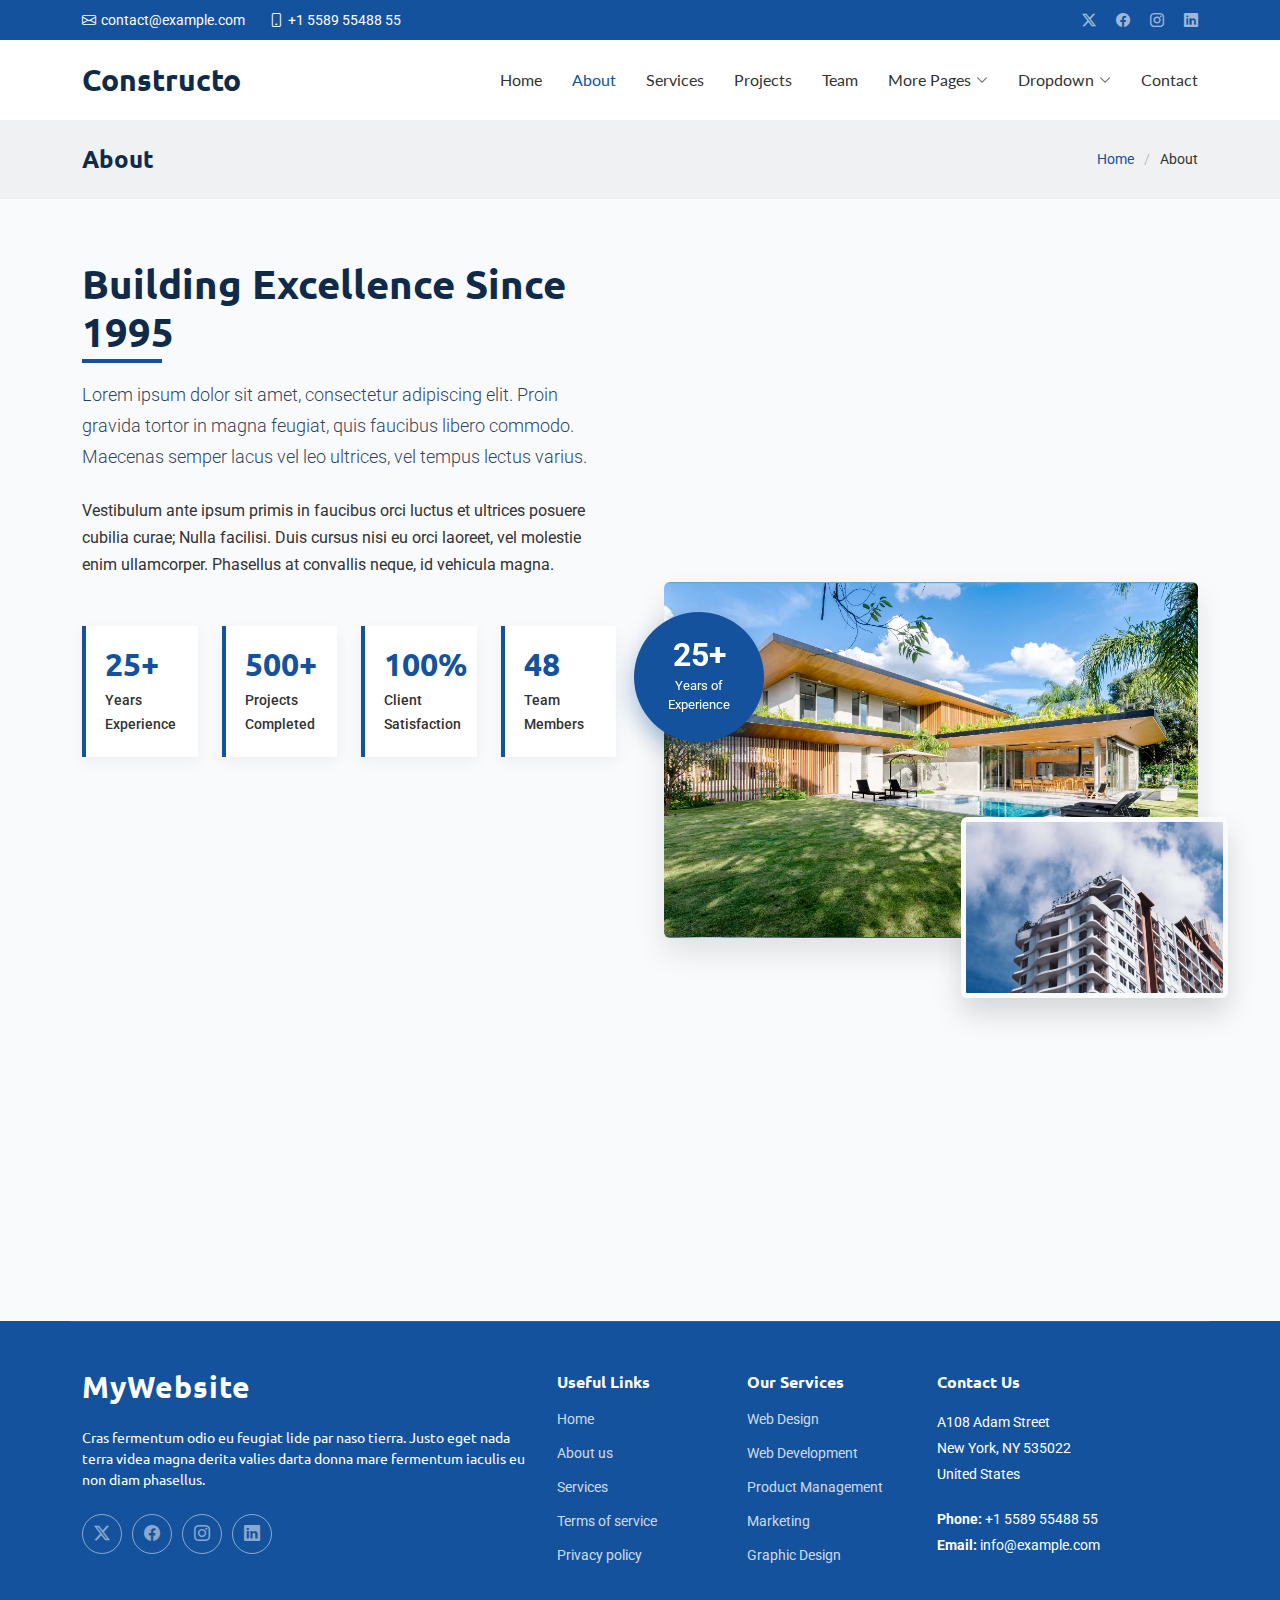
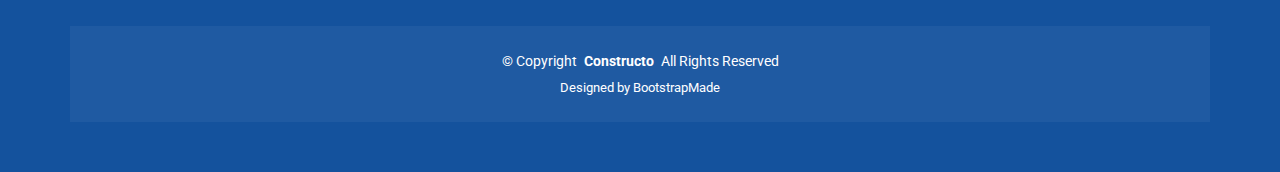
<file: about.html>
<!DOCTYPE html>
<html lang="en">

<head>
  <meta charset="utf-8">
  <meta content="width=device-width, initial-scale=1.0" name="viewport">
  <title>About - Constructo Bootstrap Template</title>
  <meta name="description" content="">
  <meta name="keywords" content="">

  <!-- Favicons -->
  <link href="assets/img/favicon.png" rel="icon">
  <link href="assets/img/apple-touch-icon.png" rel="apple-touch-icon">

  <!-- Fonts -->
  <link href="https://fonts.googleapis.com" rel="preconnect">
  <link href="https://fonts.gstatic.com" rel="preconnect" crossorigin>
  <link href="https://fonts.googleapis.com/css2?family=Roboto:ital,wght@0,100;0,300;0,400;0,500;0,700;0,900;1,100;1,300;1,400;1,500;1,700;1,900&family=Lato:ital,wght@0,100;0,300;0,400;0,700;0,900;1,100;1,300;1,400;1,700;1,900&family=Ubuntu:ital,wght@0,300;0,400;0,500;0,700;1,300;1,400;1,500;1,700&display=swap" rel="stylesheet">

  <!-- Vendor CSS Files -->
  <link href="assets/vendor/bootstrap/css/bootstrap.min.css" rel="stylesheet">
  <link href="assets/vendor/bootstrap-icons/bootstrap-icons.css" rel="stylesheet">
  <link href="assets/vendor/aos/aos.css" rel="stylesheet">
  <link href="assets/vendor/swiper/swiper-bundle.min.css" rel="stylesheet">
  <link href="assets/vendor/glightbox/css/glightbox.min.css" rel="stylesheet">

  <!-- Main CSS File -->
  <link href="assets/css/main.css" rel="stylesheet">

  <!-- =======================================================
  * Template Name: Constructo
  * Template URL: https://bootstrapmade.com/constructo-bootstrap-construction-template/
  * Updated: Aug 30 2025 with Bootstrap v5.3.8
  * Author: BootstrapMade.com
  * License: https://bootstrapmade.com/license/
  ======================================================== -->
</head>

<body class="about-page">

  <header id="header" class="header sticky-top">

    <div class="topbar d-flex align-items-center dark-background">
      <div class="container d-flex justify-content-center justify-content-md-between">
        <div class="contact-info d-flex align-items-center">
          <i class="bi bi-envelope d-flex align-items-center"><a href="mailto:contact@example.com">contact@example.com</a></i>
          <i class="bi bi-phone d-flex align-items-center ms-4"><span>+1 5589 55488 55</span></i>
        </div>
        <div class="social-links d-none d-md-flex align-items-center">
          <a href="#" class="twitter"><i class="bi bi-twitter-x"></i></a>
          <a href="#" class="facebook"><i class="bi bi-facebook"></i></a>
          <a href="#" class="instagram"><i class="bi bi-instagram"></i></a>
          <a href="#" class="linkedin"><i class="bi bi-linkedin"></i></a>
        </div>
      </div>
    </div><!-- End Top Bar -->

    <div class="branding d-flex align-items-cente">

      <div class="container position-relative d-flex align-items-center justify-content-between">
        <a href="index.html" class="logo d-flex align-items-center">
          <!-- Uncomment the line below if you also wish to use an image logo -->
          <!-- <img src="assets/img/logo.webp" alt=""> -->
          <h1 class="sitename">Constructo</h1>
        </a>

        <nav id="navmenu" class="navmenu">
          <ul>
            <li><a href="index.html">Home</a></li>
            <li><a href="about.html" class="active">About</a></li>
            <li><a href="services.html">Services</a></li>
            <li><a href="projects.html">Projects</a></li>
            <li><a href="team.html">Team</a></li>
            <li class="dropdown"><a href="#"><span>More Pages</span> <i class="bi bi-chevron-down toggle-dropdown"></i></a>
              <ul>
                <li><a href="service-details.html">Service Details</a></li>
                <li><a href="project-details.html">Project Details</a></li>
                <li><a href="quote.html">Quote Form</a></li>
                <li><a href="terms.html">Terms</a></li>
                <li><a href="privacy.html">Privacy</a></li>
                <li><a href="404.html">404</a></li>
              </ul>
            </li>
            <li class="dropdown"><a href="#"><span>Dropdown</span> <i class="bi bi-chevron-down toggle-dropdown"></i></a>
              <ul>
                <li><a href="#">Dropdown 1</a></li>
                <li class="dropdown"><a href="#"><span>Deep Dropdown</span> <i class="bi bi-chevron-down toggle-dropdown"></i></a>
                  <ul>
                    <li><a href="#">Deep Dropdown 1</a></li>
                    <li><a href="#">Deep Dropdown 2</a></li>
                    <li><a href="#">Deep Dropdown 3</a></li>
                    <li><a href="#">Deep Dropdown 4</a></li>
                    <li><a href="#">Deep Dropdown 5</a></li>
                  </ul>
                </li>
                <li><a href="#">Dropdown 2</a></li>
                <li><a href="#">Dropdown 3</a></li>
                <li><a href="#">Dropdown 4</a></li>
              </ul>
            </li>
            <li><a href="contact.html">Contact</a></li>
          </ul>
          <i class="mobile-nav-toggle d-xl-none bi bi-list"></i>
        </nav>

      </div>

    </div>

  </header>

  <main class="main">

    <!-- Page Title -->
    <div class="page-title light-background">
      <div class="container d-lg-flex justify-content-between align-items-center">
        <h1 class="mb-2 mb-lg-0">About</h1>
        <nav class="breadcrumbs">
          <ol>
            <li><a href="index.html">Home</a></li>
            <li class="current">About</li>
          </ol>
        </nav>
      </div>
    </div><!-- End Page Title -->

    <!-- About Section -->
    <section id="about" class="about section">

      <div class="container" data-aos="fade-up" data-aos-delay="100">

        <div class="row align-items-center g-5">
          <div class="col-lg-6">
            <div class="about-content" data-aos="fade-right" data-aos-delay="200">
              <h2>Building Excellence Since 1995</h2>
              <p class="lead">Lorem ipsum dolor sit amet, consectetur adipiscing elit. Proin gravida tortor in magna feugiat, quis faucibus libero commodo. Maecenas semper lacus vel leo ultrices, vel tempus lectus varius.</p>
              <p>Vestibulum ante ipsum primis in faucibus orci luctus et ultrices posuere cubilia curae; Nulla facilisi. Duis cursus nisi eu orci laoreet, vel molestie enim ullamcorper. Phasellus at convallis neque, id vehicula magna.</p>

              <div class="achievement-boxes row g-4 mt-4">
                <div class="col-6 col-md-3" data-aos="fade-up" data-aos-delay="300">
                  <div class="achievement-box">
                    <h3>25+</h3>
                    <p>Years Experience</p>
                  </div>
                </div>
                <div class="col-6 col-md-3" data-aos="fade-up" data-aos-delay="400">
                  <div class="achievement-box">
                    <h3>500+</h3>
                    <p>Projects Completed</p>
                  </div>
                </div>
                <div class="col-6 col-md-3" data-aos="fade-up" data-aos-delay="500">
                  <div class="achievement-box">
                    <h3>100%</h3>
                    <p>Client Satisfaction</p>
                  </div>
                </div>
                <div class="col-6 col-md-3" data-aos="fade-up" data-aos-delay="600">
                  <div class="achievement-box">
                    <h3>48</h3>
                    <p>Team Members</p>
                  </div>
                </div>
              </div>

              <div class="certifications mt-5" data-aos="fade-up" data-aos-delay="700">
                <h5>Certifications &amp; Partnerships</h5>
                <div class="row g-3 align-items-center">
                  <div class="col-4 col-md-3">
                    <img src="assets/img/construction/badge-4.webp" alt="Certification" class="img-fluid">
                  </div>
                  <div class="col-4 col-md-3">
                    <img src="assets/img/construction/badge-3.webp" alt="Certification" class="img-fluid">
                  </div>
                  <div class="col-4 col-md-3">
                    <img src="assets/img/construction/badge-5.webp" alt="Certification" class="img-fluid">
                  </div>
                </div>
              </div>

              <div class="cta-container mt-5" data-aos="fade-up" data-aos-delay="800">
                <a href="about.html" class="btn btn-primary">Learn More About Us</a>
              </div>
            </div>
          </div>

          <div class="col-lg-6">
            <div class="about-image position-relative" data-aos="fade-left" data-aos-delay="200">
              <img src="assets/img/construction/project-3.webp" alt="Construction Team" class="img-fluid main-image rounded">
              <div class="image-overlay">
                <img src="assets/img/construction/project-7.webp" alt="Construction Project" class="img-fluid rounded">
              </div>
              <div class="experience-badge" data-aos="zoom-in" data-aos-delay="500">
                <span>25+</span>
                <p>Years of Experience</p>
              </div>
            </div>
          </div>
        </div>

      </div>

    </section><!-- /About Section -->

  </main>

  <footer id="footer" class="footer dark-background">

    <div class="container footer-top">
      <div class="row gy-4">
        <div class="col-lg-5 col-md-12 footer-about">
          <a href="index.html" class="logo d-flex align-items-center">
            <span class="sitename">MyWebsite</span>
          </a>
          <p>Cras fermentum odio eu feugiat lide par naso tierra. Justo eget nada terra videa magna derita valies darta donna mare fermentum iaculis eu non diam phasellus.</p>
          <div class="social-links d-flex mt-4">
            <a href=""><i class="bi bi-twitter-x"></i></a>
            <a href=""><i class="bi bi-facebook"></i></a>
            <a href=""><i class="bi bi-instagram"></i></a>
            <a href=""><i class="bi bi-linkedin"></i></a>
          </div>
        </div>

        <div class="col-lg-2 col-6 footer-links">
          <h4>Useful Links</h4>
          <ul>
            <li><a href="#">Home</a></li>
            <li><a href="#">About us</a></li>
            <li><a href="#">Services</a></li>
            <li><a href="#">Terms of service</a></li>
            <li><a href="#">Privacy policy</a></li>
          </ul>
        </div>

        <div class="col-lg-2 col-6 footer-links">
          <h4>Our Services</h4>
          <ul>
            <li><a href="#">Web Design</a></li>
            <li><a href="#">Web Development</a></li>
            <li><a href="#">Product Management</a></li>
            <li><a href="#">Marketing</a></li>
            <li><a href="#">Graphic Design</a></li>
          </ul>
        </div>

        <div class="col-lg-3 col-md-12 footer-contact text-center text-md-start">
          <h4>Contact Us</h4>
          <p>A108 Adam Street</p>
          <p>New York, NY 535022</p>
          <p>United States</p>
          <p class="mt-4"><strong>Phone:</strong> <span>+1 5589 55488 55</span></p>
          <p><strong>Email:</strong> <span>info@example.com</span></p>
        </div>

      </div>
    </div>

    <div class="container copyright text-center mt-4">
      <p>© <span>Copyright</span> <strong class="px-1 sitename">Constructo</strong> <span>All Rights Reserved</span></p>
      <div class="credits">
        <!-- All the links in the footer should remain intact. -->
        <!-- You can delete the links only if you've purchased the pro version. -->
        <!-- Licensing information: https://bootstrapmade.com/license/ -->
        <!-- Purchase the pro version with working PHP/AJAX contact form: [buy-url] -->
        Designed by <a href="https://bootstrapmade.com/">BootstrapMade</a>
      </div>
    </div>

  </footer>

  <!-- Scroll Top -->
  <a href="#" id="scroll-top" class="scroll-top d-flex align-items-center justify-content-center"><i class="bi bi-arrow-up-short"></i></a>

  <!-- Preloader -->
  <div id="preloader"></div>

  <!-- Vendor JS Files -->
  <script src="assets/vendor/bootstrap/js/bootstrap.bundle.min.js"></script>
  <script src="assets/vendor/php-email-form/validate.js"></script>
  <script src="assets/vendor/aos/aos.js"></script>
  <script src="assets/vendor/swiper/swiper-bundle.min.js"></script>
  <script src="assets/vendor/glightbox/js/glightbox.min.js"></script>

  <!-- Main JS File -->
  <script src="assets/js/main.js"></script>

</body>

</html>
</file>
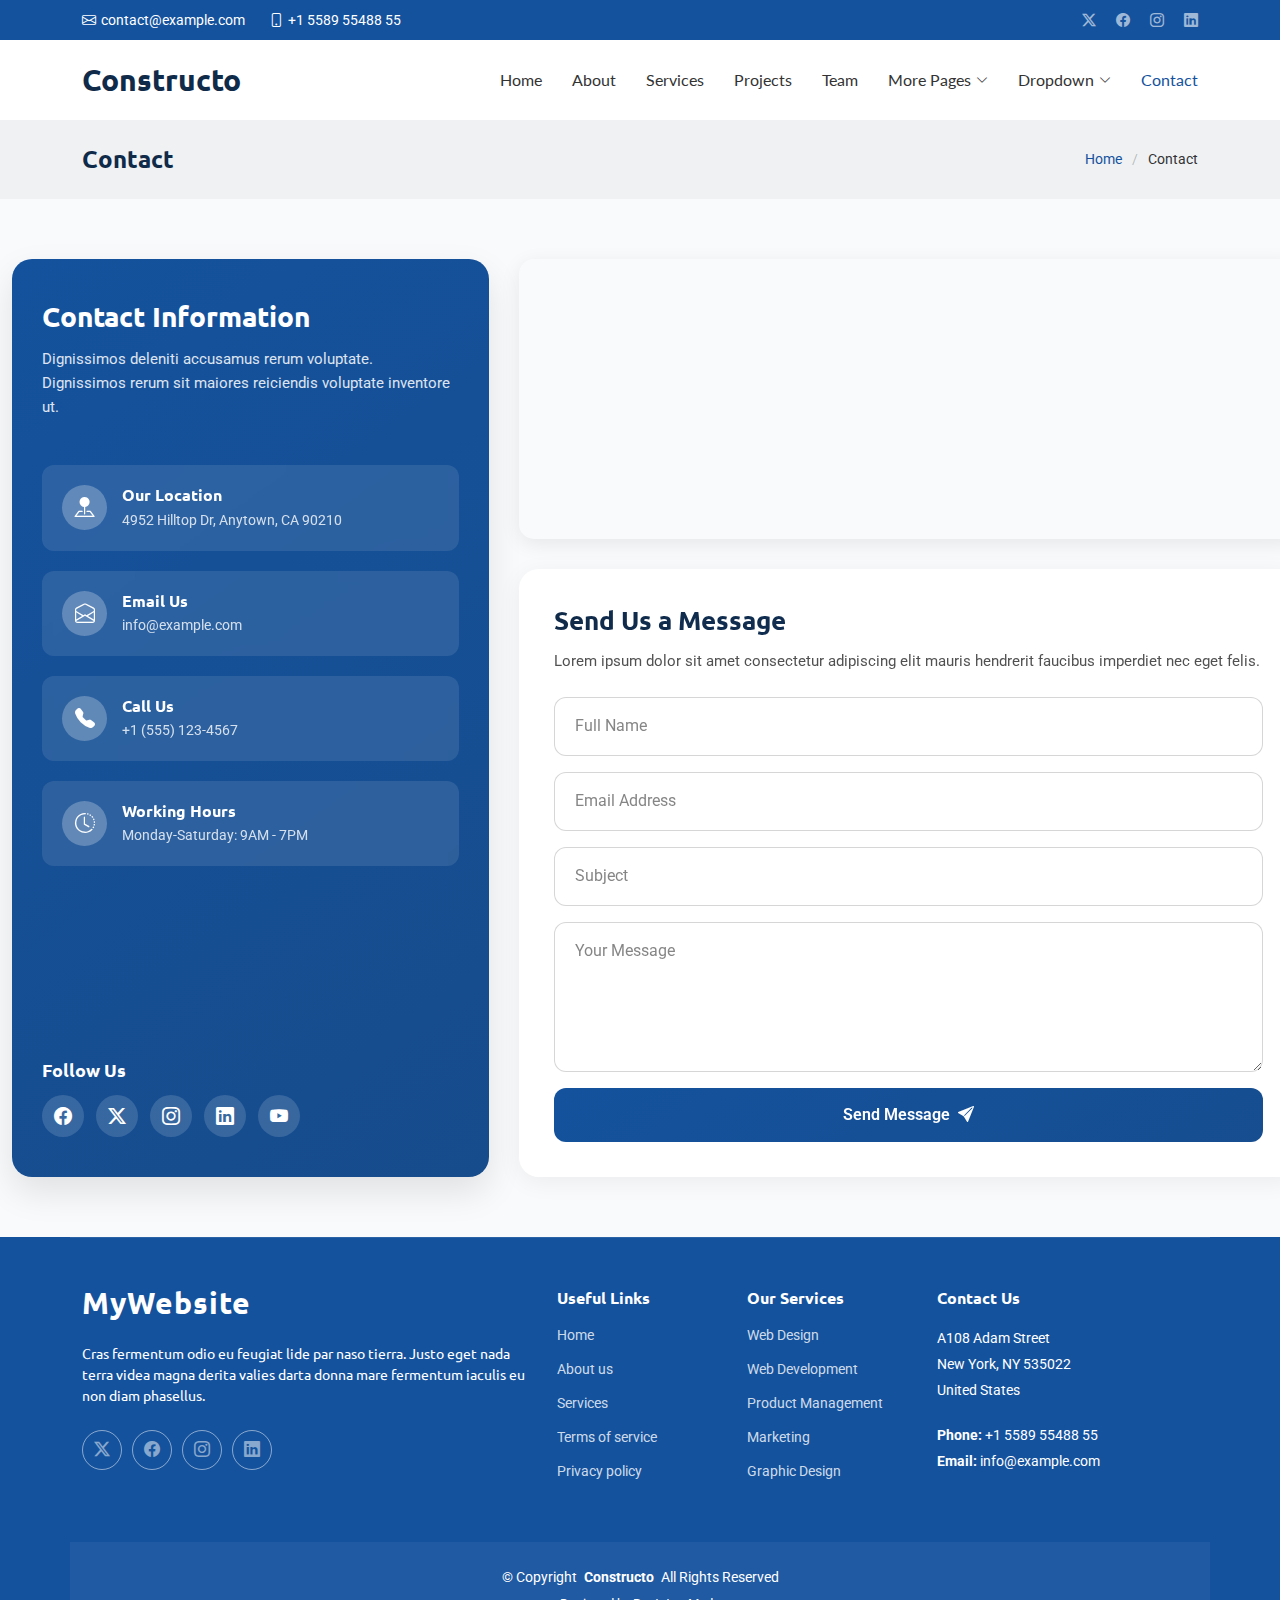
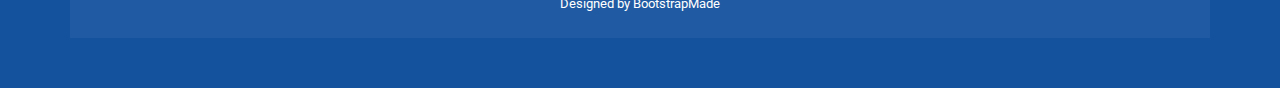
<file: contact.html>
<!DOCTYPE html>
<html lang="en">

<head>
  <meta charset="utf-8">
  <meta content="width=device-width, initial-scale=1.0" name="viewport">
  <title>Contact - Constructo Bootstrap Template</title>
  <meta name="description" content="">
  <meta name="keywords" content="">

  <!-- Favicons -->
  <link href="assets/img/favicon.png" rel="icon">
  <link href="assets/img/apple-touch-icon.png" rel="apple-touch-icon">

  <!-- Fonts -->
  <link href="https://fonts.googleapis.com" rel="preconnect">
  <link href="https://fonts.gstatic.com" rel="preconnect" crossorigin>
  <link href="https://fonts.googleapis.com/css2?family=Roboto:ital,wght@0,100;0,300;0,400;0,500;0,700;0,900;1,100;1,300;1,400;1,500;1,700;1,900&family=Lato:ital,wght@0,100;0,300;0,400;0,700;0,900;1,100;1,300;1,400;1,700;1,900&family=Ubuntu:ital,wght@0,300;0,400;0,500;0,700;1,300;1,400;1,500;1,700&display=swap" rel="stylesheet">

  <!-- Vendor CSS Files -->
  <link href="assets/vendor/bootstrap/css/bootstrap.min.css" rel="stylesheet">
  <link href="assets/vendor/bootstrap-icons/bootstrap-icons.css" rel="stylesheet">
  <link href="assets/vendor/aos/aos.css" rel="stylesheet">
  <link href="assets/vendor/swiper/swiper-bundle.min.css" rel="stylesheet">
  <link href="assets/vendor/glightbox/css/glightbox.min.css" rel="stylesheet">

  <!-- Main CSS File -->
  <link href="assets/css/main.css" rel="stylesheet">

  <!-- =======================================================
  * Template Name: Constructo
  * Template URL: https://bootstrapmade.com/constructo-bootstrap-construction-template/
  * Updated: Aug 30 2025 with Bootstrap v5.3.8
  * Author: BootstrapMade.com
  * License: https://bootstrapmade.com/license/
  ======================================================== -->
</head>

<body class="contact-page">

  <header id="header" class="header sticky-top">

    <div class="topbar d-flex align-items-center dark-background">
      <div class="container d-flex justify-content-center justify-content-md-between">
        <div class="contact-info d-flex align-items-center">
          <i class="bi bi-envelope d-flex align-items-center"><a href="mailto:contact@example.com">contact@example.com</a></i>
          <i class="bi bi-phone d-flex align-items-center ms-4"><span>+1 5589 55488 55</span></i>
        </div>
        <div class="social-links d-none d-md-flex align-items-center">
          <a href="#" class="twitter"><i class="bi bi-twitter-x"></i></a>
          <a href="#" class="facebook"><i class="bi bi-facebook"></i></a>
          <a href="#" class="instagram"><i class="bi bi-instagram"></i></a>
          <a href="#" class="linkedin"><i class="bi bi-linkedin"></i></a>
        </div>
      </div>
    </div><!-- End Top Bar -->

    <div class="branding d-flex align-items-cente">

      <div class="container position-relative d-flex align-items-center justify-content-between">
        <a href="index.html" class="logo d-flex align-items-center">
          <!-- Uncomment the line below if you also wish to use an image logo -->
          <!-- <img src="assets/img/logo.webp" alt=""> -->
          <h1 class="sitename">Constructo</h1>
        </a>

        <nav id="navmenu" class="navmenu">
          <ul>
            <li><a href="index.html">Home</a></li>
            <li><a href="about.html">About</a></li>
            <li><a href="services.html">Services</a></li>
            <li><a href="projects.html">Projects</a></li>
            <li><a href="team.html">Team</a></li>
            <li class="dropdown"><a href="#"><span>More Pages</span> <i class="bi bi-chevron-down toggle-dropdown"></i></a>
              <ul>
                <li><a href="service-details.html">Service Details</a></li>
                <li><a href="project-details.html">Project Details</a></li>
                <li><a href="quote.html">Quote Form</a></li>
                <li><a href="terms.html">Terms</a></li>
                <li><a href="privacy.html">Privacy</a></li>
                <li><a href="404.html">404</a></li>
              </ul>
            </li>
            <li class="dropdown"><a href="#"><span>Dropdown</span> <i class="bi bi-chevron-down toggle-dropdown"></i></a>
              <ul>
                <li><a href="#">Dropdown 1</a></li>
                <li class="dropdown"><a href="#"><span>Deep Dropdown</span> <i class="bi bi-chevron-down toggle-dropdown"></i></a>
                  <ul>
                    <li><a href="#">Deep Dropdown 1</a></li>
                    <li><a href="#">Deep Dropdown 2</a></li>
                    <li><a href="#">Deep Dropdown 3</a></li>
                    <li><a href="#">Deep Dropdown 4</a></li>
                    <li><a href="#">Deep Dropdown 5</a></li>
                  </ul>
                </li>
                <li><a href="#">Dropdown 2</a></li>
                <li><a href="#">Dropdown 3</a></li>
                <li><a href="#">Dropdown 4</a></li>
              </ul>
            </li>
            <li><a href="contact.html" class="active">Contact</a></li>
          </ul>
          <i class="mobile-nav-toggle d-xl-none bi bi-list"></i>
        </nav>

      </div>

    </div>

  </header>

  <main class="main">

    <!-- Page Title -->
    <div class="page-title light-background">
      <div class="container d-lg-flex justify-content-between align-items-center">
        <h1 class="mb-2 mb-lg-0">Contact</h1>
        <nav class="breadcrumbs">
          <ol>
            <li><a href="index.html">Home</a></li>
            <li class="current">Contact</li>
          </ol>
        </nav>
      </div>
    </div><!-- End Page Title -->

    <!-- Contact Section -->
    <section id="contact" class="contact section">

      <div class="container">
        <div class="contact-wrapper">
          <div class="contact-info-panel">
            <div class="contact-info-header">
              <h3>Contact Information</h3>
              <p>Dignissimos deleniti accusamus rerum voluptate. Dignissimos rerum sit maiores reiciendis voluptate inventore ut.</p>
            </div>

            <div class="contact-info-cards">
              <div class="info-card">
                <div class="icon-container">
                  <i class="bi bi-pin-map-fill"></i>
                </div>
                <div class="card-content">
                  <h4>Our Location</h4>
                  <p>4952 Hilltop Dr, Anytown, CA 90210</p>
                </div>
              </div>

              <div class="info-card">
                <div class="icon-container">
                  <i class="bi bi-envelope-open"></i>
                </div>
                <div class="card-content">
                  <h4>Email Us</h4>
                  <p>info@example.com</p>
                </div>
              </div>

              <div class="info-card">
                <div class="icon-container">
                  <i class="bi bi-telephone-fill"></i>
                </div>
                <div class="card-content">
                  <h4>Call Us</h4>
                  <p>+1 (555) 123-4567</p>
                </div>
              </div>

              <div class="info-card">
                <div class="icon-container">
                  <i class="bi bi-clock-history"></i>
                </div>
                <div class="card-content">
                  <h4>Working Hours</h4>
                  <p>Monday-Saturday: 9AM - 7PM</p>
                </div>
              </div>
            </div>

            <div class="social-links-panel">
              <h5>Follow Us</h5>
              <div class="social-icons">
                <a href="#"><i class="bi bi-facebook"></i></a>
                <a href="#"><i class="bi bi-twitter-x"></i></a>
                <a href="#"><i class="bi bi-instagram"></i></a>
                <a href="#"><i class="bi bi-linkedin"></i></a>
                <a href="#"><i class="bi bi-youtube"></i></a>
              </div>
            </div>
          </div>

          <div class="contact-form-panel">
            <div class="map-container">
              <iframe src="https://www.google.com/maps/embed?pb=!1m14!1m8!1m3!1d48389.78314118045!2d-74.006138!3d40.710059!3m2!1i1024!2i768!4f13.1!3m3!1m2!1s0x89c25a22a3bda30d%3A0xb89d1fe6bc499443!2sDowntown%20Conference%20Center!5e0!3m2!1sen!2sus!4v1676961268712!5m2!1sen!2sus" width="100%" height="100%" style="border:0;" allowfullscreen="" loading="lazy" referrerpolicy="no-referrer-when-downgrade"></iframe>
            </div>

            <div class="form-container">
              <h3>Send Us a Message</h3>
              <p>Lorem ipsum dolor sit amet consectetur adipiscing elit mauris hendrerit faucibus imperdiet nec eget felis.</p>

              <form action="forms/contact.php" method="post" class="php-email-form">
                <div class="form-floating mb-3">
                  <input type="text" class="form-control" id="nameInput" name="name" placeholder="Full Name" required="">
                  <label for="nameInput">Full Name</label>
                </div>

                <div class="form-floating mb-3">
                  <input type="email" class="form-control" id="emailInput" name="email" placeholder="Email Address" required="">
                  <label for="emailInput">Email Address</label>
                </div>

                <div class="form-floating mb-3">
                  <input type="text" class="form-control" id="subjectInput" name="subject" placeholder="Subject" required="">
                  <label for="subjectInput">Subject</label>
                </div>

                <div class="form-floating mb-3">
                  <textarea class="form-control" id="messageInput" name="message" rows="5" placeholder="Your Message" style="height: 150px" required=""></textarea>
                  <label for="messageInput">Your Message</label>
                </div>

                <div class="my-3">
                  <div class="loading">Loading</div>
                  <div class="error-message"></div>
                  <div class="sent-message">Your message has been sent. Thank you!</div>
                </div>

                <div class="d-grid">
                  <button type="submit" class="btn-submit">Send Message <i class="bi bi-send-fill ms-2"></i></button>
                </div>
              </form>
            </div>
          </div>
        </div>
      </div>
    </section><!-- /Contact Section -->

  </main>

  <footer id="footer" class="footer dark-background">

    <div class="container footer-top">
      <div class="row gy-4">
        <div class="col-lg-5 col-md-12 footer-about">
          <a href="index.html" class="logo d-flex align-items-center">
            <span class="sitename">MyWebsite</span>
          </a>
          <p>Cras fermentum odio eu feugiat lide par naso tierra. Justo eget nada terra videa magna derita valies darta donna mare fermentum iaculis eu non diam phasellus.</p>
          <div class="social-links d-flex mt-4">
            <a href=""><i class="bi bi-twitter-x"></i></a>
            <a href=""><i class="bi bi-facebook"></i></a>
            <a href=""><i class="bi bi-instagram"></i></a>
            <a href=""><i class="bi bi-linkedin"></i></a>
          </div>
        </div>

        <div class="col-lg-2 col-6 footer-links">
          <h4>Useful Links</h4>
          <ul>
            <li><a href="#">Home</a></li>
            <li><a href="#">About us</a></li>
            <li><a href="#">Services</a></li>
            <li><a href="#">Terms of service</a></li>
            <li><a href="#">Privacy policy</a></li>
          </ul>
        </div>

        <div class="col-lg-2 col-6 footer-links">
          <h4>Our Services</h4>
          <ul>
            <li><a href="#">Web Design</a></li>
            <li><a href="#">Web Development</a></li>
            <li><a href="#">Product Management</a></li>
            <li><a href="#">Marketing</a></li>
            <li><a href="#">Graphic Design</a></li>
          </ul>
        </div>

        <div class="col-lg-3 col-md-12 footer-contact text-center text-md-start">
          <h4>Contact Us</h4>
          <p>A108 Adam Street</p>
          <p>New York, NY 535022</p>
          <p>United States</p>
          <p class="mt-4"><strong>Phone:</strong> <span>+1 5589 55488 55</span></p>
          <p><strong>Email:</strong> <span>info@example.com</span></p>
        </div>

      </div>
    </div>

    <div class="container copyright text-center mt-4">
      <p>© <span>Copyright</span> <strong class="px-1 sitename">Constructo</strong> <span>All Rights Reserved</span></p>
      <div class="credits">
        <!-- All the links in the footer should remain intact. -->
        <!-- You can delete the links only if you've purchased the pro version. -->
        <!-- Licensing information: https://bootstrapmade.com/license/ -->
        <!-- Purchase the pro version with working PHP/AJAX contact form: [buy-url] -->
        Designed by <a href="https://bootstrapmade.com/">BootstrapMade</a>
      </div>
    </div>

  </footer>

  <!-- Scroll Top -->
  <a href="#" id="scroll-top" class="scroll-top d-flex align-items-center justify-content-center"><i class="bi bi-arrow-up-short"></i></a>

  <!-- Preloader -->
  <div id="preloader"></div>

  <!-- Vendor JS Files -->
  <script src="assets/vendor/bootstrap/js/bootstrap.bundle.min.js"></script>
  <script src="assets/vendor/php-email-form/validate.js"></script>
  <script src="assets/vendor/aos/aos.js"></script>
  <script src="assets/vendor/swiper/swiper-bundle.min.js"></script>
  <script src="assets/vendor/glightbox/js/glightbox.min.js"></script>

  <!-- Main JS File -->
  <script src="assets/js/main.js"></script>

</body>

</html>
</file>
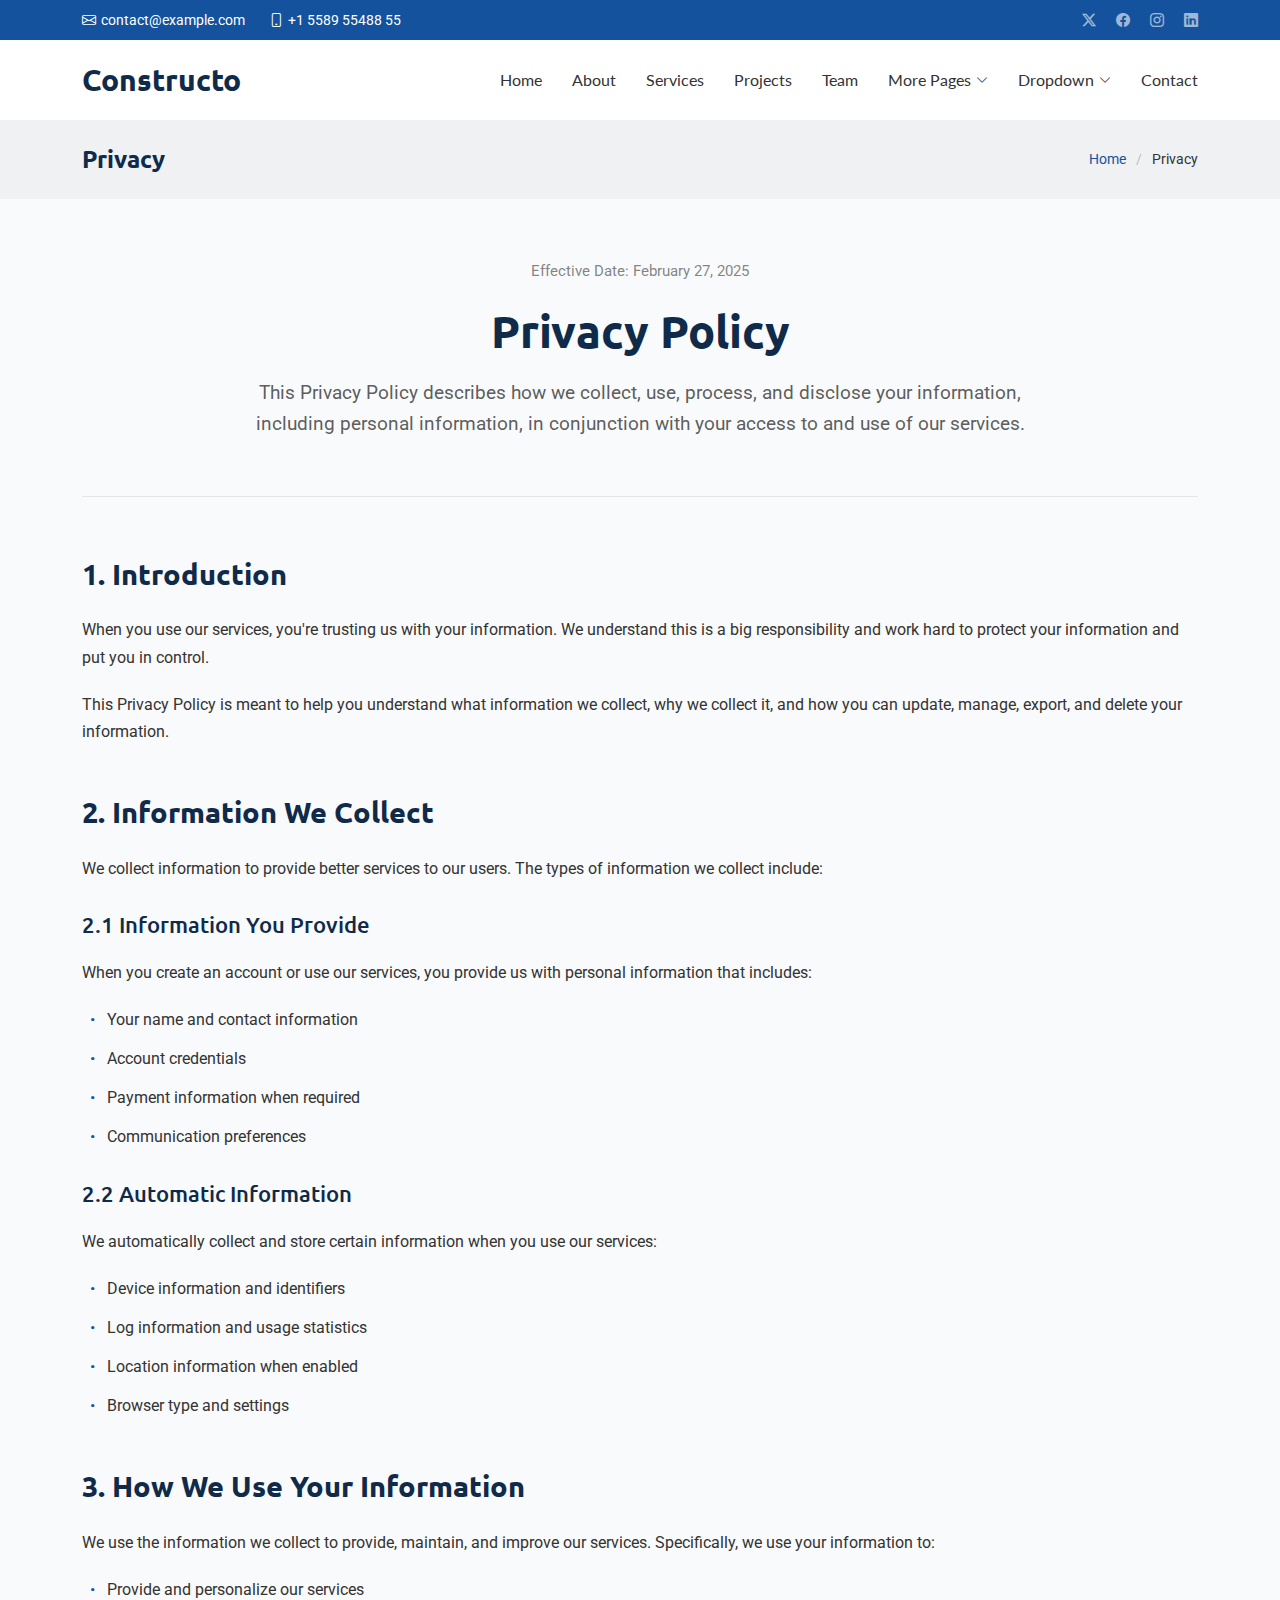
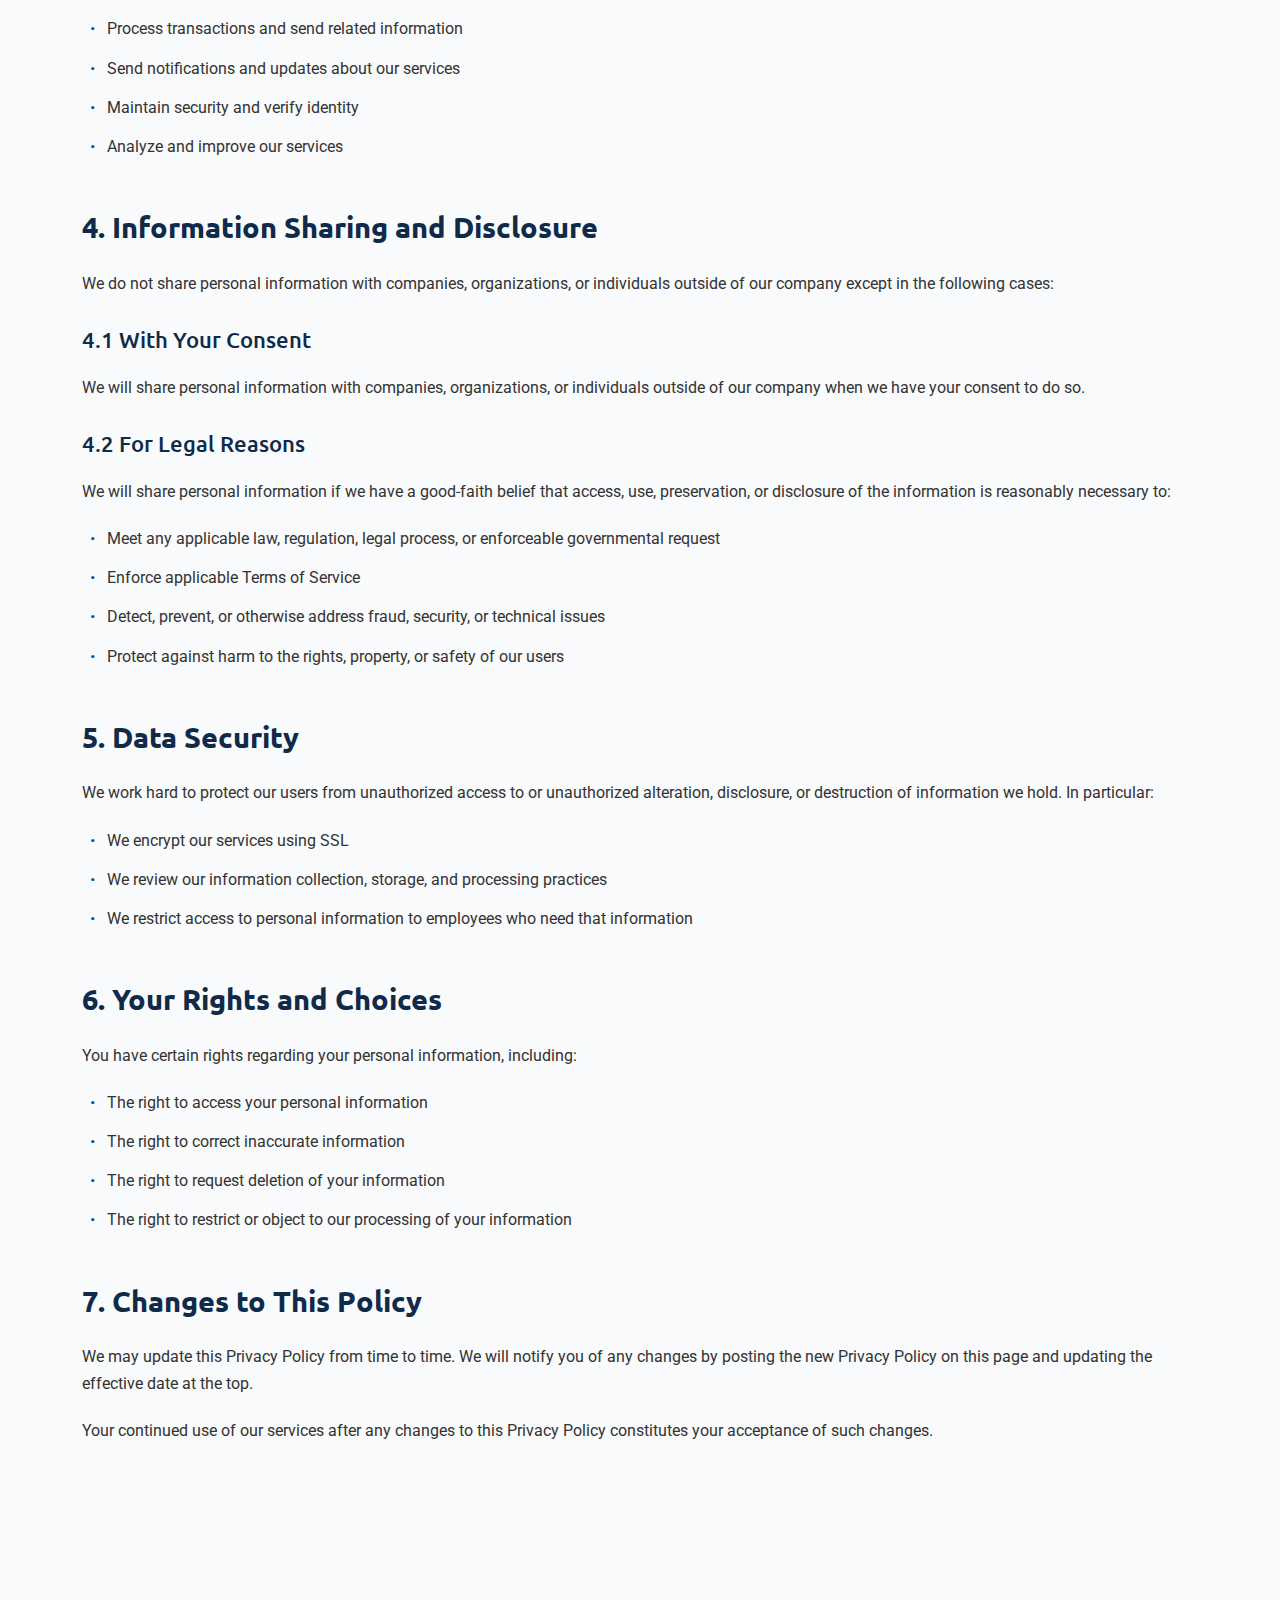
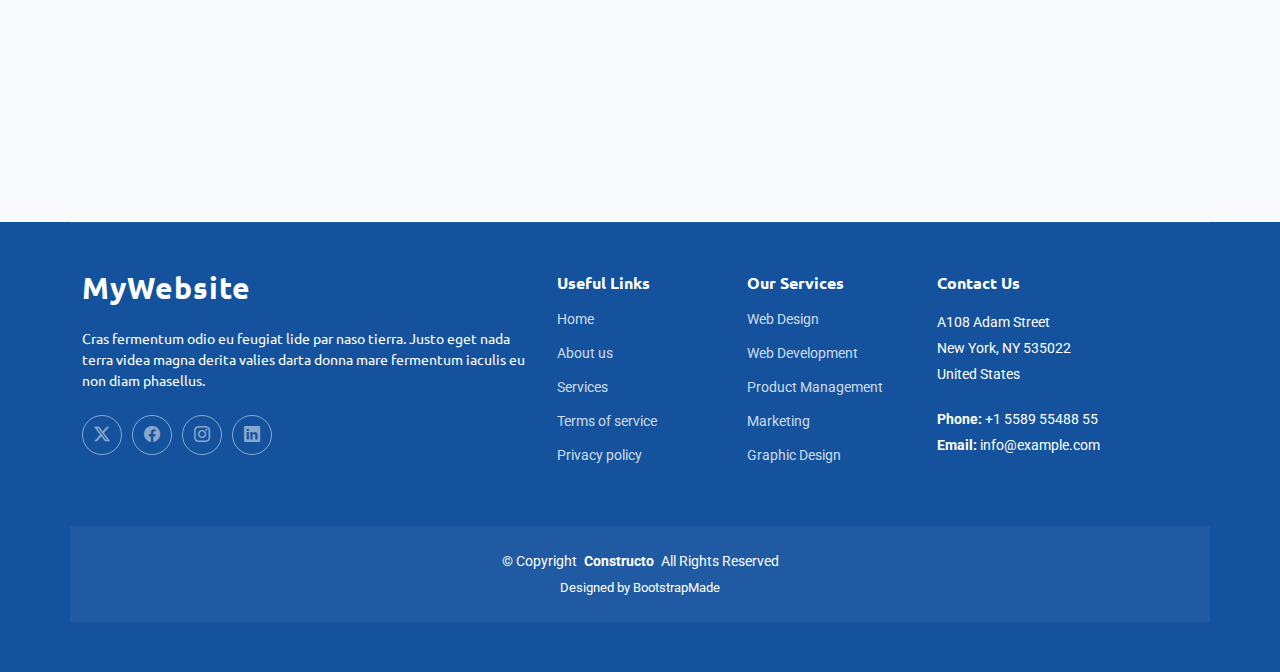
<file: privacy.html>
<!DOCTYPE html>
<html lang="en">

<head>
  <meta charset="utf-8">
  <meta content="width=device-width, initial-scale=1.0" name="viewport">
  <title>Privacy - Constructo Bootstrap Template</title>
  <meta name="description" content="">
  <meta name="keywords" content="">

  <!-- Favicons -->
  <link href="assets/img/favicon.png" rel="icon">
  <link href="assets/img/apple-touch-icon.png" rel="apple-touch-icon">

  <!-- Fonts -->
  <link href="https://fonts.googleapis.com" rel="preconnect">
  <link href="https://fonts.gstatic.com" rel="preconnect" crossorigin>
  <link href="https://fonts.googleapis.com/css2?family=Roboto:ital,wght@0,100;0,300;0,400;0,500;0,700;0,900;1,100;1,300;1,400;1,500;1,700;1,900&family=Lato:ital,wght@0,100;0,300;0,400;0,700;0,900;1,100;1,300;1,400;1,700;1,900&family=Ubuntu:ital,wght@0,300;0,400;0,500;0,700;1,300;1,400;1,500;1,700&display=swap" rel="stylesheet">

  <!-- Vendor CSS Files -->
  <link href="assets/vendor/bootstrap/css/bootstrap.min.css" rel="stylesheet">
  <link href="assets/vendor/bootstrap-icons/bootstrap-icons.css" rel="stylesheet">
  <link href="assets/vendor/aos/aos.css" rel="stylesheet">
  <link href="assets/vendor/swiper/swiper-bundle.min.css" rel="stylesheet">
  <link href="assets/vendor/glightbox/css/glightbox.min.css" rel="stylesheet">

  <!-- Main CSS File -->
  <link href="assets/css/main.css" rel="stylesheet">

  <!-- =======================================================
  * Template Name: Constructo
  * Template URL: https://bootstrapmade.com/constructo-bootstrap-construction-template/
  * Updated: Aug 30 2025 with Bootstrap v5.3.8
  * Author: BootstrapMade.com
  * License: https://bootstrapmade.com/license/
  ======================================================== -->
</head>

<body class="privacy-page">

  <header id="header" class="header sticky-top">

    <div class="topbar d-flex align-items-center dark-background">
      <div class="container d-flex justify-content-center justify-content-md-between">
        <div class="contact-info d-flex align-items-center">
          <i class="bi bi-envelope d-flex align-items-center"><a href="mailto:contact@example.com">contact@example.com</a></i>
          <i class="bi bi-phone d-flex align-items-center ms-4"><span>+1 5589 55488 55</span></i>
        </div>
        <div class="social-links d-none d-md-flex align-items-center">
          <a href="#" class="twitter"><i class="bi bi-twitter-x"></i></a>
          <a href="#" class="facebook"><i class="bi bi-facebook"></i></a>
          <a href="#" class="instagram"><i class="bi bi-instagram"></i></a>
          <a href="#" class="linkedin"><i class="bi bi-linkedin"></i></a>
        </div>
      </div>
    </div><!-- End Top Bar -->

    <div class="branding d-flex align-items-cente">

      <div class="container position-relative d-flex align-items-center justify-content-between">
        <a href="index.html" class="logo d-flex align-items-center">
          <!-- Uncomment the line below if you also wish to use an image logo -->
          <!-- <img src="assets/img/logo.webp" alt=""> -->
          <h1 class="sitename">Constructo</h1>
        </a>

        <nav id="navmenu" class="navmenu">
          <ul>
            <li><a href="index.html">Home</a></li>
            <li><a href="about.html">About</a></li>
            <li><a href="services.html">Services</a></li>
            <li><a href="projects.html">Projects</a></li>
            <li><a href="team.html">Team</a></li>
            <li class="dropdown"><a href="#"><span>More Pages</span> <i class="bi bi-chevron-down toggle-dropdown"></i></a>
              <ul>
                <li><a href="service-details.html">Service Details</a></li>
                <li><a href="project-details.html">Project Details</a></li>
                <li><a href="quote.html">Quote Form</a></li>
                <li><a href="terms.html">Terms</a></li>
                <li><a href="privacy.html" class="active">Privacy</a></li>
                <li><a href="404.html">404</a></li>
              </ul>
            </li>
            <li class="dropdown"><a href="#"><span>Dropdown</span> <i class="bi bi-chevron-down toggle-dropdown"></i></a>
              <ul>
                <li><a href="#">Dropdown 1</a></li>
                <li class="dropdown"><a href="#"><span>Deep Dropdown</span> <i class="bi bi-chevron-down toggle-dropdown"></i></a>
                  <ul>
                    <li><a href="#">Deep Dropdown 1</a></li>
                    <li><a href="#">Deep Dropdown 2</a></li>
                    <li><a href="#">Deep Dropdown 3</a></li>
                    <li><a href="#">Deep Dropdown 4</a></li>
                    <li><a href="#">Deep Dropdown 5</a></li>
                  </ul>
                </li>
                <li><a href="#">Dropdown 2</a></li>
                <li><a href="#">Dropdown 3</a></li>
                <li><a href="#">Dropdown 4</a></li>
              </ul>
            </li>
            <li><a href="contact.html">Contact</a></li>
          </ul>
          <i class="mobile-nav-toggle d-xl-none bi bi-list"></i>
        </nav>

      </div>

    </div>

  </header>

  <main class="main">

    <!-- Page Title -->
    <div class="page-title light-background">
      <div class="container d-lg-flex justify-content-between align-items-center">
        <h1 class="mb-2 mb-lg-0">Privacy</h1>
        <nav class="breadcrumbs">
          <ol>
            <li><a href="index.html">Home</a></li>
            <li class="current">Privacy</li>
          </ol>
        </nav>
      </div>
    </div><!-- End Page Title -->

    <!-- Privacy Section -->
    <section id="privacy" class="privacy section">

      <div class="container" data-aos="fade-up">
        <!-- Header -->
        <div class="privacy-header" data-aos="fade-up">
          <div class="header-content">
            <div class="last-updated">Effective Date: February 27, 2025</div>
            <h1>Privacy Policy</h1>
            <p class="intro-text">This Privacy Policy describes how we collect, use, process, and disclose your information, including personal information, in conjunction with your access to and use of our services.</p>
          </div>
        </div>

        <!-- Main Content -->
        <div class="privacy-content" data-aos="fade-up">
          <!-- Introduction -->
          <div class="content-section">
            <h2>1. Introduction</h2>
            <p>When you use our services, you're trusting us with your information. We understand this is a big responsibility and work hard to protect your information and put you in control.</p>
            <p>This Privacy Policy is meant to help you understand what information we collect, why we collect it, and how you can update, manage, export, and delete your information.</p>
          </div>

          <!-- Information Collection -->
          <div class="content-section">
            <h2>2. Information We Collect</h2>
            <p>We collect information to provide better services to our users. The types of information we collect include:</p>

            <h3>2.1 Information You Provide</h3>
            <p>When you create an account or use our services, you provide us with personal information that includes:</p>
            <ul>
              <li>Your name and contact information</li>
              <li>Account credentials</li>
              <li>Payment information when required</li>
              <li>Communication preferences</li>
            </ul>

            <h3>2.2 Automatic Information</h3>
            <p>We automatically collect and store certain information when you use our services:</p>
            <ul>
              <li>Device information and identifiers</li>
              <li>Log information and usage statistics</li>
              <li>Location information when enabled</li>
              <li>Browser type and settings</li>
            </ul>
          </div>

          <!-- Use of Information -->
          <div class="content-section">
            <h2>3. How We Use Your Information</h2>
            <p>We use the information we collect to provide, maintain, and improve our services. Specifically, we use your information to:</p>
            <ul>
              <li>Provide and personalize our services</li>
              <li>Process transactions and send related information</li>
              <li>Send notifications and updates about our services</li>
              <li>Maintain security and verify identity</li>
              <li>Analyze and improve our services</li>
            </ul>
          </div>

          <!-- Information Sharing -->
          <div class="content-section">
            <h2>4. Information Sharing and Disclosure</h2>
            <p>We do not share personal information with companies, organizations, or individuals outside of our company except in the following cases:</p>

            <h3>4.1 With Your Consent</h3>
            <p>We will share personal information with companies, organizations, or individuals outside of our company when we have your consent to do so.</p>

            <h3>4.2 For Legal Reasons</h3>
            <p>We will share personal information if we have a good-faith belief that access, use, preservation, or disclosure of the information is reasonably necessary to:</p>
            <ul>
              <li>Meet any applicable law, regulation, legal process, or enforceable governmental request</li>
              <li>Enforce applicable Terms of Service</li>
              <li>Detect, prevent, or otherwise address fraud, security, or technical issues</li>
              <li>Protect against harm to the rights, property, or safety of our users</li>
            </ul>
          </div>

          <!-- Data Security -->
          <div class="content-section">
            <h2>5. Data Security</h2>
            <p>We work hard to protect our users from unauthorized access to or unauthorized alteration, disclosure, or destruction of information we hold. In particular:</p>
            <ul>
              <li>We encrypt our services using SSL</li>
              <li>We review our information collection, storage, and processing practices</li>
              <li>We restrict access to personal information to employees who need that information</li>
            </ul>
          </div>

          <!-- Your Rights -->
          <div class="content-section">
            <h2>6. Your Rights and Choices</h2>
            <p>You have certain rights regarding your personal information, including:</p>
            <ul>
              <li>The right to access your personal information</li>
              <li>The right to correct inaccurate information</li>
              <li>The right to request deletion of your information</li>
              <li>The right to restrict or object to our processing of your information</li>
            </ul>
          </div>

          <!-- Policy Updates -->
          <div class="content-section">
            <h2>7. Changes to This Policy</h2>
            <p>We may update this Privacy Policy from time to time. We will notify you of any changes by posting the new Privacy Policy on this page and updating the effective date at the top.</p>
            <p>Your continued use of our services after any changes to this Privacy Policy constitutes your acceptance of such changes.</p>
          </div>
        </div>

        <!-- Contact Section -->
        <div class="privacy-contact" data-aos="fade-up">
          <h2>Contact Us</h2>
          <p>If you have any questions about this Privacy Policy or our practices, please contact us:</p>
          <div class="contact-details">
            <p><strong>Email:</strong> privacy@example.com</p>
            <p><strong>Address:</strong> 123 Privacy Street, Security City, 12345</p>
          </div>
        </div>

      </div>

    </section><!-- /Privacy Section -->

  </main>

  <footer id="footer" class="footer dark-background">

    <div class="container footer-top">
      <div class="row gy-4">
        <div class="col-lg-5 col-md-12 footer-about">
          <a href="index.html" class="logo d-flex align-items-center">
            <span class="sitename">MyWebsite</span>
          </a>
          <p>Cras fermentum odio eu feugiat lide par naso tierra. Justo eget nada terra videa magna derita valies darta donna mare fermentum iaculis eu non diam phasellus.</p>
          <div class="social-links d-flex mt-4">
            <a href=""><i class="bi bi-twitter-x"></i></a>
            <a href=""><i class="bi bi-facebook"></i></a>
            <a href=""><i class="bi bi-instagram"></i></a>
            <a href=""><i class="bi bi-linkedin"></i></a>
          </div>
        </div>

        <div class="col-lg-2 col-6 footer-links">
          <h4>Useful Links</h4>
          <ul>
            <li><a href="#">Home</a></li>
            <li><a href="#">About us</a></li>
            <li><a href="#">Services</a></li>
            <li><a href="#">Terms of service</a></li>
            <li><a href="#">Privacy policy</a></li>
          </ul>
        </div>

        <div class="col-lg-2 col-6 footer-links">
          <h4>Our Services</h4>
          <ul>
            <li><a href="#">Web Design</a></li>
            <li><a href="#">Web Development</a></li>
            <li><a href="#">Product Management</a></li>
            <li><a href="#">Marketing</a></li>
            <li><a href="#">Graphic Design</a></li>
          </ul>
        </div>

        <div class="col-lg-3 col-md-12 footer-contact text-center text-md-start">
          <h4>Contact Us</h4>
          <p>A108 Adam Street</p>
          <p>New York, NY 535022</p>
          <p>United States</p>
          <p class="mt-4"><strong>Phone:</strong> <span>+1 5589 55488 55</span></p>
          <p><strong>Email:</strong> <span>info@example.com</span></p>
        </div>

      </div>
    </div>

    <div class="container copyright text-center mt-4">
      <p>© <span>Copyright</span> <strong class="px-1 sitename">Constructo</strong> <span>All Rights Reserved</span></p>
      <div class="credits">
        <!-- All the links in the footer should remain intact. -->
        <!-- You can delete the links only if you've purchased the pro version. -->
        <!-- Licensing information: https://bootstrapmade.com/license/ -->
        <!-- Purchase the pro version with working PHP/AJAX contact form: [buy-url] -->
        Designed by <a href="https://bootstrapmade.com/">BootstrapMade</a>
      </div>
    </div>

  </footer>

  <!-- Scroll Top -->
  <a href="#" id="scroll-top" class="scroll-top d-flex align-items-center justify-content-center"><i class="bi bi-arrow-up-short"></i></a>

  <!-- Preloader -->
  <div id="preloader"></div>

  <!-- Vendor JS Files -->
  <script src="assets/vendor/bootstrap/js/bootstrap.bundle.min.js"></script>
  <script src="assets/vendor/php-email-form/validate.js"></script>
  <script src="assets/vendor/aos/aos.js"></script>
  <script src="assets/vendor/swiper/swiper-bundle.min.js"></script>
  <script src="assets/vendor/glightbox/js/glightbox.min.js"></script>

  <!-- Main JS File -->
  <script src="assets/js/main.js"></script>

</body>

</html>
</file>
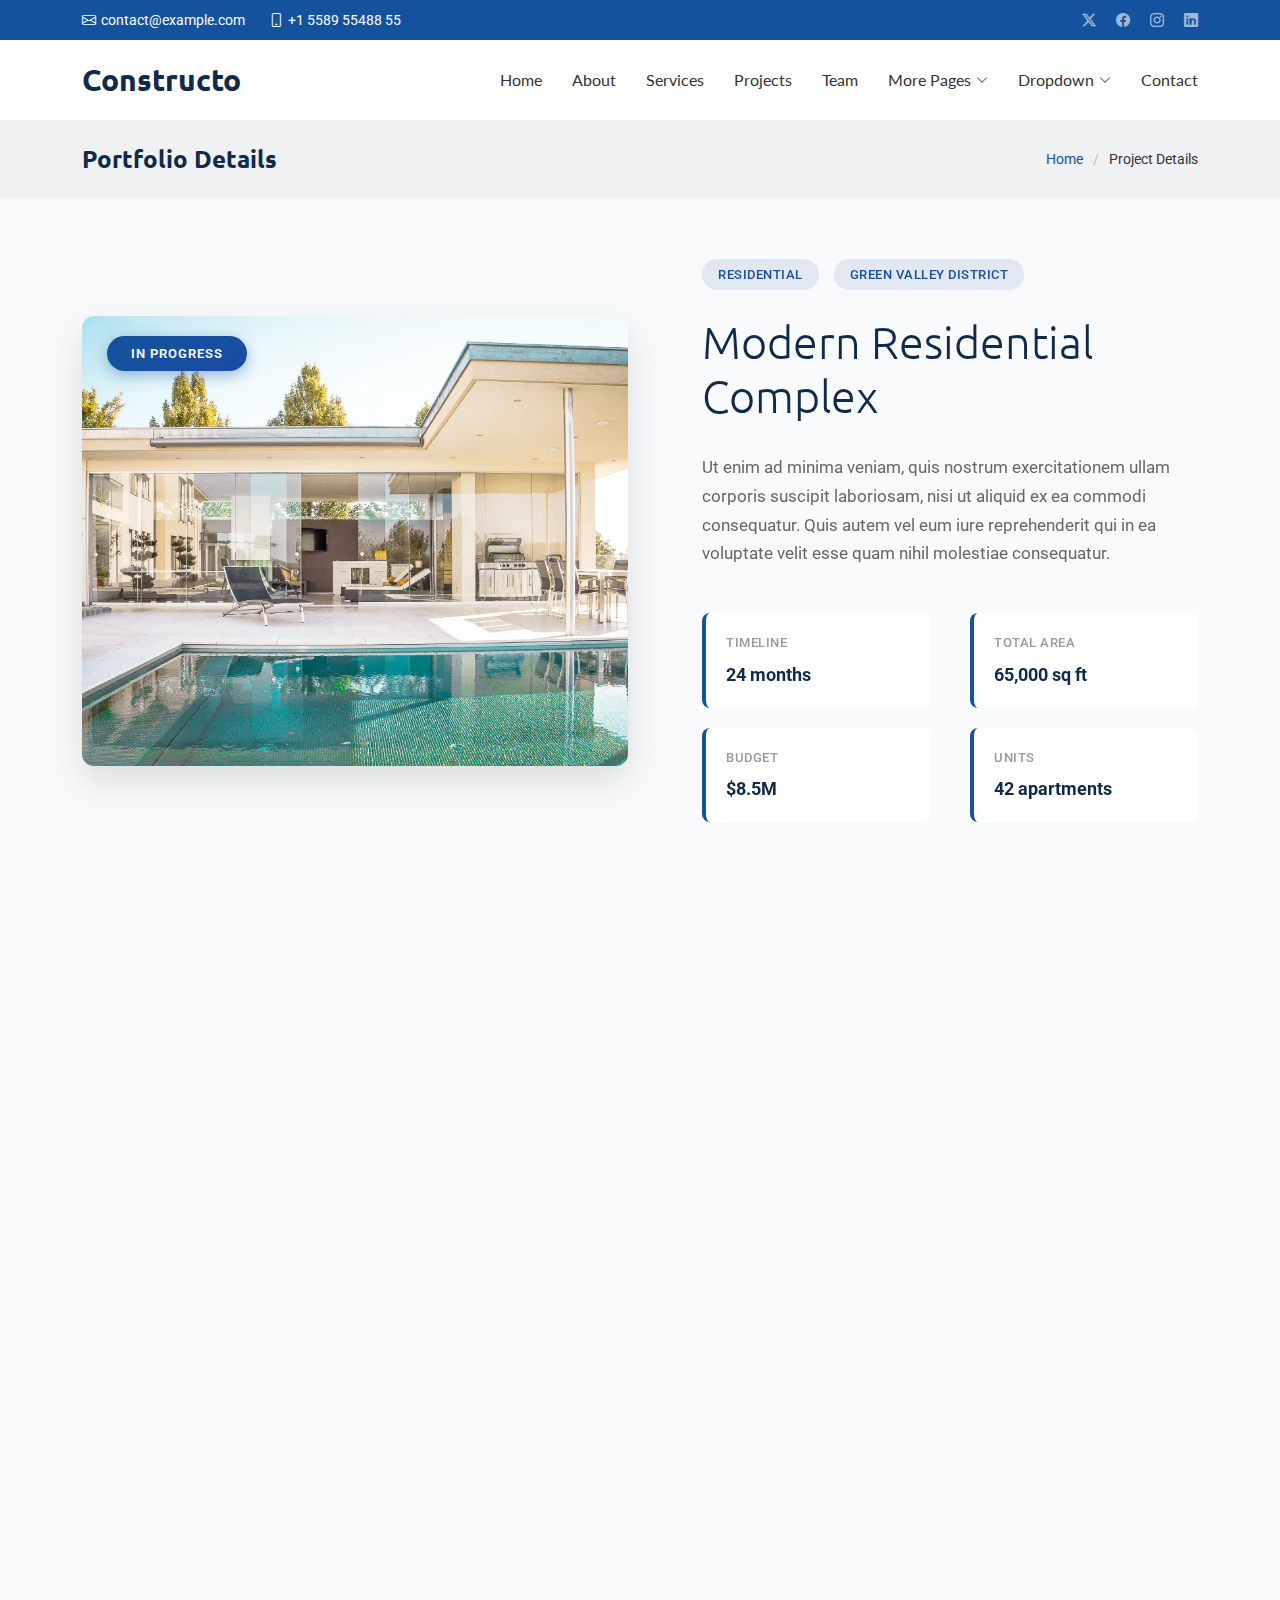
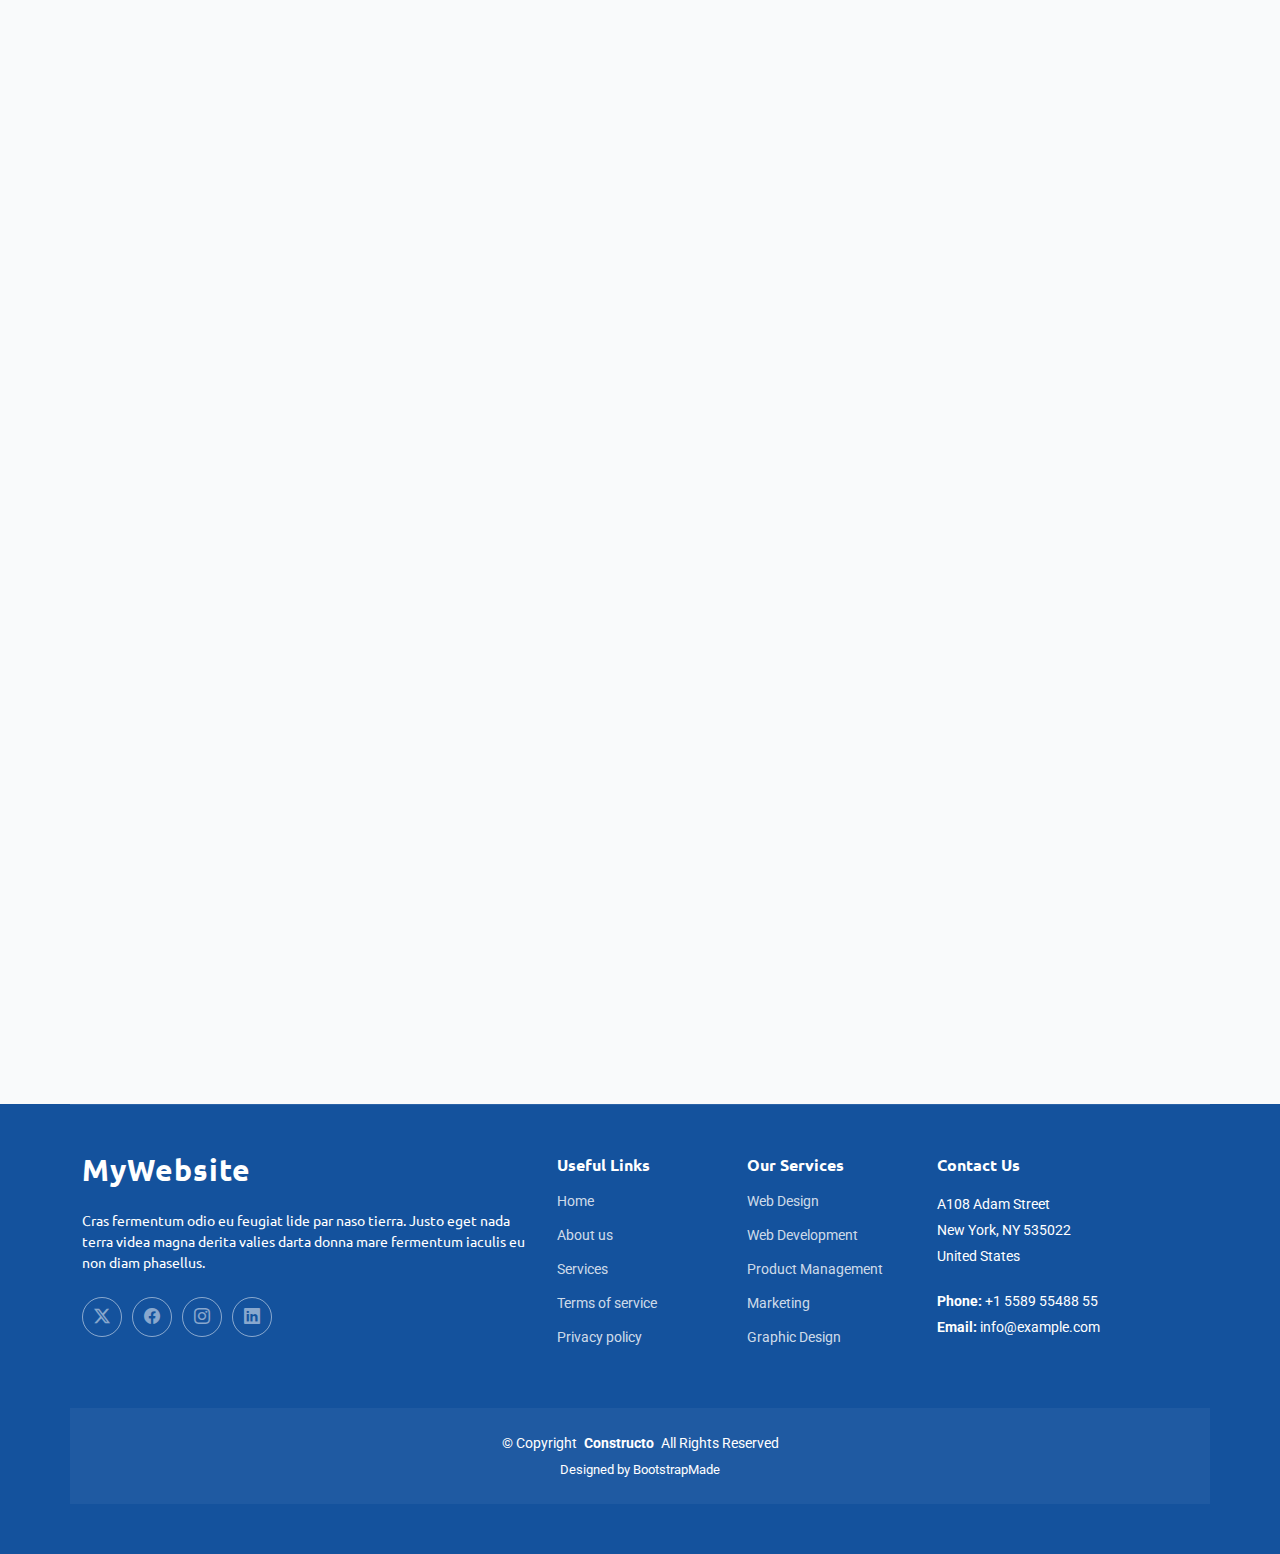
<file: project-details.html>
<!DOCTYPE html>
<html lang="en">

<head>
  <meta charset="utf-8">
  <meta content="width=device-width, initial-scale=1.0" name="viewport">
  <title>Project Details - Constructo Bootstrap Template</title>
  <meta name="description" content="">
  <meta name="keywords" content="">

  <!-- Favicons -->
  <link href="assets/img/favicon.png" rel="icon">
  <link href="assets/img/apple-touch-icon.png" rel="apple-touch-icon">

  <!-- Fonts -->
  <link href="https://fonts.googleapis.com" rel="preconnect">
  <link href="https://fonts.gstatic.com" rel="preconnect" crossorigin>
  <link href="https://fonts.googleapis.com/css2?family=Roboto:ital,wght@0,100;0,300;0,400;0,500;0,700;0,900;1,100;1,300;1,400;1,500;1,700;1,900&family=Lato:ital,wght@0,100;0,300;0,400;0,700;0,900;1,100;1,300;1,400;1,700;1,900&family=Ubuntu:ital,wght@0,300;0,400;0,500;0,700;1,300;1,400;1,500;1,700&display=swap" rel="stylesheet">

  <!-- Vendor CSS Files -->
  <link href="assets/vendor/bootstrap/css/bootstrap.min.css" rel="stylesheet">
  <link href="assets/vendor/bootstrap-icons/bootstrap-icons.css" rel="stylesheet">
  <link href="assets/vendor/aos/aos.css" rel="stylesheet">
  <link href="assets/vendor/swiper/swiper-bundle.min.css" rel="stylesheet">
  <link href="assets/vendor/glightbox/css/glightbox.min.css" rel="stylesheet">

  <!-- Main CSS File -->
  <link href="assets/css/main.css" rel="stylesheet">

  <!-- =======================================================
  * Template Name: Constructo
  * Template URL: https://bootstrapmade.com/constructo-bootstrap-construction-template/
  * Updated: Aug 30 2025 with Bootstrap v5.3.8
  * Author: BootstrapMade.com
  * License: https://bootstrapmade.com/license/
  ======================================================== -->
</head>

<body class="project-details-page">

  <header id="header" class="header sticky-top">

    <div class="topbar d-flex align-items-center dark-background">
      <div class="container d-flex justify-content-center justify-content-md-between">
        <div class="contact-info d-flex align-items-center">
          <i class="bi bi-envelope d-flex align-items-center"><a href="mailto:contact@example.com">contact@example.com</a></i>
          <i class="bi bi-phone d-flex align-items-center ms-4"><span>+1 5589 55488 55</span></i>
        </div>
        <div class="social-links d-none d-md-flex align-items-center">
          <a href="#" class="twitter"><i class="bi bi-twitter-x"></i></a>
          <a href="#" class="facebook"><i class="bi bi-facebook"></i></a>
          <a href="#" class="instagram"><i class="bi bi-instagram"></i></a>
          <a href="#" class="linkedin"><i class="bi bi-linkedin"></i></a>
        </div>
      </div>
    </div><!-- End Top Bar -->

    <div class="branding d-flex align-items-cente">

      <div class="container position-relative d-flex align-items-center justify-content-between">
        <a href="index.html" class="logo d-flex align-items-center">
          <!-- Uncomment the line below if you also wish to use an image logo -->
          <!-- <img src="assets/img/logo.webp" alt=""> -->
          <h1 class="sitename">Constructo</h1>
        </a>

        <nav id="navmenu" class="navmenu">
          <ul>
            <li><a href="index.html">Home</a></li>
            <li><a href="about.html">About</a></li>
            <li><a href="services.html">Services</a></li>
            <li><a href="projects.html">Projects</a></li>
            <li><a href="team.html">Team</a></li>
            <li class="dropdown"><a href="#"><span>More Pages</span> <i class="bi bi-chevron-down toggle-dropdown"></i></a>
              <ul>
                <li><a href="service-details.html">Service Details</a></li>
                <li><a href="project-details.html" class="active">Project Details</a></li>
                <li><a href="quote.html">Quote Form</a></li>
                <li><a href="terms.html">Terms</a></li>
                <li><a href="privacy.html">Privacy</a></li>
                <li><a href="404.html">404</a></li>
              </ul>
            </li>
            <li class="dropdown"><a href="#"><span>Dropdown</span> <i class="bi bi-chevron-down toggle-dropdown"></i></a>
              <ul>
                <li><a href="#">Dropdown 1</a></li>
                <li class="dropdown"><a href="#"><span>Deep Dropdown</span> <i class="bi bi-chevron-down toggle-dropdown"></i></a>
                  <ul>
                    <li><a href="#">Deep Dropdown 1</a></li>
                    <li><a href="#">Deep Dropdown 2</a></li>
                    <li><a href="#">Deep Dropdown 3</a></li>
                    <li><a href="#">Deep Dropdown 4</a></li>
                    <li><a href="#">Deep Dropdown 5</a></li>
                  </ul>
                </li>
                <li><a href="#">Dropdown 2</a></li>
                <li><a href="#">Dropdown 3</a></li>
                <li><a href="#">Dropdown 4</a></li>
              </ul>
            </li>
            <li><a href="contact.html">Contact</a></li>
          </ul>
          <i class="mobile-nav-toggle d-xl-none bi bi-list"></i>
        </nav>

      </div>

    </div>

  </header>

  <main class="main">

    <!-- Page Title -->
    <div class="page-title light-background">
      <div class="container d-lg-flex justify-content-between align-items-center">
        <h1 class="mb-2 mb-lg-0">Portfolio Details</h1>
        <nav class="breadcrumbs">
          <ol>
            <li><a href="index.html">Home</a></li>
            <li class="current">Project Details</li>
          </ol>
        </nav>
      </div>
    </div><!-- End Page Title -->

    <!-- Project Details Section -->
    <section id="project-details" class="project-details section">

      <div class="container" data-aos="fade-up" data-aos-delay="100">

        <div class="project-header" data-aos="zoom-in" data-aos-delay="200">
          <div class="row align-items-center">
            <div class="col-lg-6">
              <div class="project-banner">
                <img src="assets/img/construction/project-4.webp" alt="Modern Residential Complex" class="img-fluid">
                <div class="banner-badge">
                  <span class="status-indicator">In Progress</span>
                </div>
              </div>
            </div>
            <div class="col-lg-6">
              <div class="project-summary">
                <div class="project-tags">
                  <span class="tag">Residential</span>
                  <span class="tag">Green Valley District</span>
                </div>
                <h1 class="main-title">Modern Residential Complex</h1>
                <p class="summary-text">Ut enim ad minima veniam, quis nostrum exercitationem ullam corporis suscipit laboriosam, nisi ut aliquid ex ea commodi consequatur. Quis autem vel eum iure reprehenderit qui in ea voluptate velit esse quam nihil molestiae consequatur.</p>

                <div class="key-metrics">
                  <div class="metric-row">
                    <div class="metric">
                      <span class="metric-title">Timeline</span>
                      <span class="metric-data">24 months</span>
                    </div>
                    <div class="metric">
                      <span class="metric-title">Total Area</span>
                      <span class="metric-data">65,000 sq ft</span>
                    </div>
                  </div>
                  <div class="metric-row">
                    <div class="metric">
                      <span class="metric-title">Budget</span>
                      <span class="metric-data">$8.5M</span>
                    </div>
                    <div class="metric">
                      <span class="metric-title">Units</span>
                      <span class="metric-data">42 apartments</span>
                    </div>
                  </div>
                </div>
              </div>
            </div>
          </div>
        </div>

        <div class="visual-showcase" data-aos="fade-up" data-aos-delay="300">
          <div class="showcase-grid">
            <div class="showcase-item large">
              <img src="assets/img/construction/project-10.webp" alt="Building Progress" class="img-fluid" loading="lazy">
              <div class="item-overlay">
                <span class="overlay-label">Construction Phase</span>
              </div>
            </div>
            <div class="showcase-item">
              <img src="assets/img/construction/project-2.webp" alt="Foundation Work" class="img-fluid" loading="lazy">
              <div class="item-overlay">
                <span class="overlay-label">Foundation</span>
              </div>
            </div>
            <div class="showcase-item">
              <img src="assets/img/construction/project-6.webp" alt="Interior Planning" class="img-fluid" loading="lazy">
              <div class="item-overlay">
                <span class="overlay-label">Interior Design</span>
              </div>
            </div>
            <div class="showcase-item tall">
              <img src="assets/img/construction/project-1.webp" alt="Architectural Detail" class="img-fluid" loading="lazy">
              <div class="item-overlay">
                <span class="overlay-label">Architecture</span>
              </div>
            </div>
          </div>
        </div>

        <div class="detailed-breakdown" data-aos="fade-up" data-aos-delay="400">
          <div class="row">
            <div class="col-lg-7">
              <div class="breakdown-content">
                <h3>Project Execution</h3>
                <p>At vero eos et accusamus et iusto odio dignissimos ducimus qui blanditiis praesentium voluptatum deleniti atque corrupti quos dolores et quas molestias excepturi sint occaecati cupiditate non provident, similique sunt in culpa qui officia deserunt mollitia animi.</p>
                <p>Id est laborum et dolorum fuga. Et harum quidem rerum facilis est et expedita distinctio. Nam libero tempore, cum soluta nobis est eligendi optio cumque nihil impedit quo minus id quod maxime placeat facere possimus.</p>

                <h3>Key Achievements</h3>
                <div class="achievement-list">
                  <div class="achievement-point">
                    <div class="achievement-marker">
                      <i class="bi bi-award"></i>
                    </div>
                    <div class="achievement-details">
                      <h5>Innovative Design</h5>
                      <p>Sed ut perspiciatis unde omnis iste natus error sit voluptatem accusantium doloremque laudantium.</p>
                    </div>
                  </div>
                  <div class="achievement-point">
                    <div class="achievement-marker">
                      <i class="bi bi-shield-check"></i>
                    </div>
                    <div class="achievement-details">
                      <h5>Safety Excellence</h5>
                      <p>Totam rem aperiam, eaque ipsa quae ab illo inventore veritatis et quasi architecto beatae vitae.</p>
                    </div>
                  </div>
                  <div class="achievement-point">
                    <div class="achievement-marker">
                      <i class="bi bi-clock"></i>
                    </div>
                    <div class="achievement-details">
                      <h5>On-Time Delivery</h5>
                      <p>Dicta sunt explicabo nemo enim ipsam voluptatem quia voluptas sit aspernatur aut odit aut fugit.</p>
                    </div>
                  </div>
                </div>
              </div>
            </div>
            <div class="col-lg-5">
              <div class="specifications-panel">
                <h4>Project Specifications</h4>
                <div class="spec-table">
                  <div class="spec-row">
                    <span class="spec-name">Building Type</span>
                    <span class="spec-detail">Multi-Story Residential</span>
                  </div>
                  <div class="spec-row">
                    <span class="spec-name">Construction Method</span>
                    <span class="spec-detail">Steel Frame</span>
                  </div>
                  <div class="spec-row">
                    <span class="spec-name">Exterior Finish</span>
                    <span class="spec-detail">Brick &amp; Glass</span>
                  </div>
                  <div class="spec-row">
                    <span class="spec-name">Floors</span>
                    <span class="spec-detail">8 levels</span>
                  </div>
                  <div class="spec-row">
                    <span class="spec-name">Sustainability</span>
                    <span class="spec-detail">LEED Silver</span>
                  </div>
                  <div class="spec-row">
                    <span class="spec-name">Start Date</span>
                    <span class="spec-detail">January 2024</span>
                  </div>
                  <div class="spec-row">
                    <span class="spec-name">Expected Completion</span>
                    <span class="spec-detail">December 2025</span>
                  </div>
                </div>

                <div class="progress-indicator">
                  <div class="progress-header">
                    <span class="progress-label">Project Progress</span>
                    <span class="progress-percentage">68%</span>
                  </div>
                  <div class="progress-bar-container">
                    <div class="progress-bar" style="width: 68%"></div>
                  </div>
                </div>
              </div>
            </div>
          </div>
        </div>

        <div class="technical-gallery" data-aos="fade-up" data-aos-delay="500">
          <div class="gallery-header">
            <h3>Technical Documentation</h3>
            <p>Comprehensive visual documentation of construction phases and technical implementations</p>
          </div>
          <div class="row g-3">
            <div class="col-md-4">
              <div class="tech-item">
                <img src="assets/img/construction/project-12.webp" alt="Blueprint Review" class="img-fluid" loading="lazy">
                <div class="tech-caption">Blueprint Analysis</div>
              </div>
            </div>
            <div class="col-md-4">
              <div class="tech-item">
                <img src="assets/img/construction/project-3.webp" alt="Quality Control" class="img-fluid" loading="lazy">
                <div class="tech-caption">Quality Inspection</div>
              </div>
            </div>
            <div class="col-md-4">
              <div class="tech-item">
                <img src="assets/img/construction/project-7.webp" alt="Final Installation" class="img-fluid" loading="lazy">
                <div class="tech-caption">System Installation</div>
              </div>
            </div>
          </div>
        </div>

      </div>

    </section><!-- /Project Details Section -->

  </main>

  <footer id="footer" class="footer dark-background">

    <div class="container footer-top">
      <div class="row gy-4">
        <div class="col-lg-5 col-md-12 footer-about">
          <a href="index.html" class="logo d-flex align-items-center">
            <span class="sitename">MyWebsite</span>
          </a>
          <p>Cras fermentum odio eu feugiat lide par naso tierra. Justo eget nada terra videa magna derita valies darta donna mare fermentum iaculis eu non diam phasellus.</p>
          <div class="social-links d-flex mt-4">
            <a href=""><i class="bi bi-twitter-x"></i></a>
            <a href=""><i class="bi bi-facebook"></i></a>
            <a href=""><i class="bi bi-instagram"></i></a>
            <a href=""><i class="bi bi-linkedin"></i></a>
          </div>
        </div>

        <div class="col-lg-2 col-6 footer-links">
          <h4>Useful Links</h4>
          <ul>
            <li><a href="#">Home</a></li>
            <li><a href="#">About us</a></li>
            <li><a href="#">Services</a></li>
            <li><a href="#">Terms of service</a></li>
            <li><a href="#">Privacy policy</a></li>
          </ul>
        </div>

        <div class="col-lg-2 col-6 footer-links">
          <h4>Our Services</h4>
          <ul>
            <li><a href="#">Web Design</a></li>
            <li><a href="#">Web Development</a></li>
            <li><a href="#">Product Management</a></li>
            <li><a href="#">Marketing</a></li>
            <li><a href="#">Graphic Design</a></li>
          </ul>
        </div>

        <div class="col-lg-3 col-md-12 footer-contact text-center text-md-start">
          <h4>Contact Us</h4>
          <p>A108 Adam Street</p>
          <p>New York, NY 535022</p>
          <p>United States</p>
          <p class="mt-4"><strong>Phone:</strong> <span>+1 5589 55488 55</span></p>
          <p><strong>Email:</strong> <span>info@example.com</span></p>
        </div>

      </div>
    </div>

    <div class="container copyright text-center mt-4">
      <p>© <span>Copyright</span> <strong class="px-1 sitename">Constructo</strong> <span>All Rights Reserved</span></p>
      <div class="credits">
        <!-- All the links in the footer should remain intact. -->
        <!-- You can delete the links only if you've purchased the pro version. -->
        <!-- Licensing information: https://bootstrapmade.com/license/ -->
        <!-- Purchase the pro version with working PHP/AJAX contact form: [buy-url] -->
        Designed by <a href="https://bootstrapmade.com/">BootstrapMade</a>
      </div>
    </div>

  </footer>

  <!-- Scroll Top -->
  <a href="#" id="scroll-top" class="scroll-top d-flex align-items-center justify-content-center"><i class="bi bi-arrow-up-short"></i></a>

  <!-- Preloader -->
  <div id="preloader"></div>

  <!-- Vendor JS Files -->
  <script src="assets/vendor/bootstrap/js/bootstrap.bundle.min.js"></script>
  <script src="assets/vendor/php-email-form/validate.js"></script>
  <script src="assets/vendor/aos/aos.js"></script>
  <script src="assets/vendor/swiper/swiper-bundle.min.js"></script>
  <script src="assets/vendor/glightbox/js/glightbox.min.js"></script>

  <!-- Main JS File -->
  <script src="assets/js/main.js"></script>

</body>

</html>
</file>
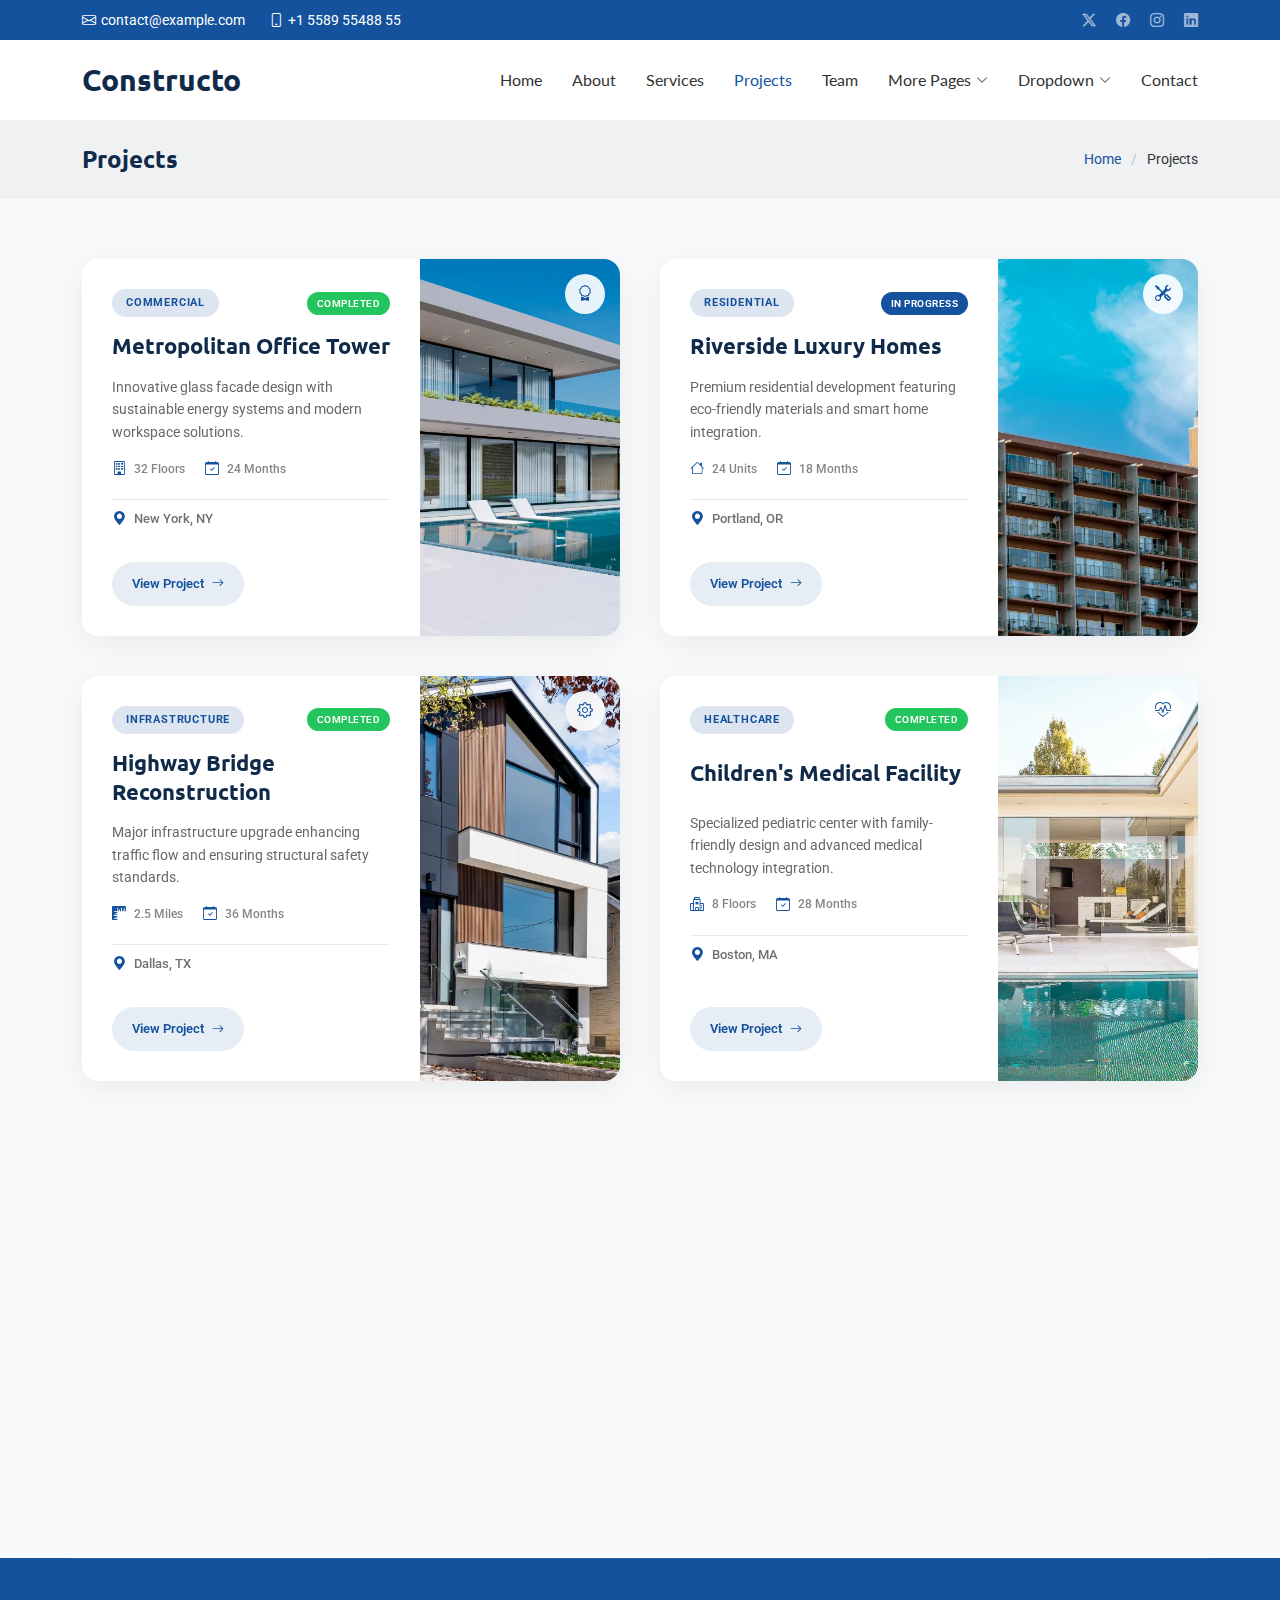
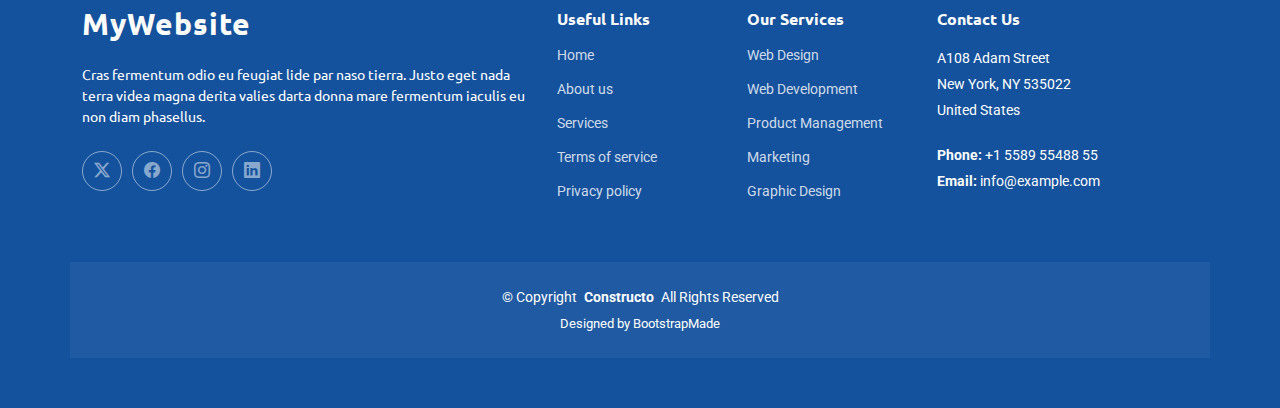
<file: projects.html>
<!DOCTYPE html>
<html lang="en">

<head>
  <meta charset="utf-8">
  <meta content="width=device-width, initial-scale=1.0" name="viewport">
  <title>Projects - Constructo Bootstrap Template</title>
  <meta name="description" content="">
  <meta name="keywords" content="">

  <!-- Favicons -->
  <link href="assets/img/favicon.png" rel="icon">
  <link href="assets/img/apple-touch-icon.png" rel="apple-touch-icon">

  <!-- Fonts -->
  <link href="https://fonts.googleapis.com" rel="preconnect">
  <link href="https://fonts.gstatic.com" rel="preconnect" crossorigin>
  <link href="https://fonts.googleapis.com/css2?family=Roboto:ital,wght@0,100;0,300;0,400;0,500;0,700;0,900;1,100;1,300;1,400;1,500;1,700;1,900&family=Lato:ital,wght@0,100;0,300;0,400;0,700;0,900;1,100;1,300;1,400;1,700;1,900&family=Ubuntu:ital,wght@0,300;0,400;0,500;0,700;1,300;1,400;1,500;1,700&display=swap" rel="stylesheet">

  <!-- Vendor CSS Files -->
  <link href="assets/vendor/bootstrap/css/bootstrap.min.css" rel="stylesheet">
  <link href="assets/vendor/bootstrap-icons/bootstrap-icons.css" rel="stylesheet">
  <link href="assets/vendor/aos/aos.css" rel="stylesheet">
  <link href="assets/vendor/swiper/swiper-bundle.min.css" rel="stylesheet">
  <link href="assets/vendor/glightbox/css/glightbox.min.css" rel="stylesheet">

  <!-- Main CSS File -->
  <link href="assets/css/main.css" rel="stylesheet">

  <!-- =======================================================
  * Template Name: Constructo
  * Template URL: https://bootstrapmade.com/constructo-bootstrap-construction-template/
  * Updated: Aug 30 2025 with Bootstrap v5.3.8
  * Author: BootstrapMade.com
  * License: https://bootstrapmade.com/license/
  ======================================================== -->
</head>

<body class="projects-page">

  <header id="header" class="header sticky-top">

    <div class="topbar d-flex align-items-center dark-background">
      <div class="container d-flex justify-content-center justify-content-md-between">
        <div class="contact-info d-flex align-items-center">
          <i class="bi bi-envelope d-flex align-items-center"><a href="mailto:contact@example.com">contact@example.com</a></i>
          <i class="bi bi-phone d-flex align-items-center ms-4"><span>+1 5589 55488 55</span></i>
        </div>
        <div class="social-links d-none d-md-flex align-items-center">
          <a href="#" class="twitter"><i class="bi bi-twitter-x"></i></a>
          <a href="#" class="facebook"><i class="bi bi-facebook"></i></a>
          <a href="#" class="instagram"><i class="bi bi-instagram"></i></a>
          <a href="#" class="linkedin"><i class="bi bi-linkedin"></i></a>
        </div>
      </div>
    </div><!-- End Top Bar -->

    <div class="branding d-flex align-items-cente">

      <div class="container position-relative d-flex align-items-center justify-content-between">
        <a href="index.html" class="logo d-flex align-items-center">
          <!-- Uncomment the line below if you also wish to use an image logo -->
          <!-- <img src="assets/img/logo.webp" alt=""> -->
          <h1 class="sitename">Constructo</h1>
        </a>

        <nav id="navmenu" class="navmenu">
          <ul>
            <li><a href="index.html">Home</a></li>
            <li><a href="about.html">About</a></li>
            <li><a href="services.html">Services</a></li>
            <li><a href="projects.html" class="active">Projects</a></li>
            <li><a href="team.html">Team</a></li>
            <li class="dropdown"><a href="#"><span>More Pages</span> <i class="bi bi-chevron-down toggle-dropdown"></i></a>
              <ul>
                <li><a href="service-details.html">Service Details</a></li>
                <li><a href="project-details.html">Project Details</a></li>
                <li><a href="quote.html">Quote Form</a></li>
                <li><a href="terms.html">Terms</a></li>
                <li><a href="privacy.html">Privacy</a></li>
                <li><a href="404.html">404</a></li>
              </ul>
            </li>
            <li class="dropdown"><a href="#"><span>Dropdown</span> <i class="bi bi-chevron-down toggle-dropdown"></i></a>
              <ul>
                <li><a href="#">Dropdown 1</a></li>
                <li class="dropdown"><a href="#"><span>Deep Dropdown</span> <i class="bi bi-chevron-down toggle-dropdown"></i></a>
                  <ul>
                    <li><a href="#">Deep Dropdown 1</a></li>
                    <li><a href="#">Deep Dropdown 2</a></li>
                    <li><a href="#">Deep Dropdown 3</a></li>
                    <li><a href="#">Deep Dropdown 4</a></li>
                    <li><a href="#">Deep Dropdown 5</a></li>
                  </ul>
                </li>
                <li><a href="#">Dropdown 5</a></li>
                <li><a href="#">Dropdown 3</a></li>
                <li><a href="#">Dropdown 4</a></li>
              </ul>
            </li>
            <li><a href="contact.html">Contact</a></li>
          </ul>
          <i class="mobile-nav-toggle d-xl-none bi bi-list"></i>
        </nav>

      </div>

    </div>

  </header>

  <main class="main">

    <!-- Page Title -->
    <div class="page-title light-background">
      <div class="container d-lg-flex justify-content-between align-items-center">
        <h1 class="mb-2 mb-lg-0">Projects</h1>
        <nav class="breadcrumbs">
          <ol>
            <li><a href="index.html">Home</a></li>
            <li class="current">Projects</li>
          </ol>
        </nav>
      </div>
    </div><!-- End Page Title -->

    <!-- Projects Section -->
    <section id="projects" class="projects section">

      <div class="container" data-aos="fade-up" data-aos-delay="100">

        <div class="projects-grid">

          <div class="project-item" data-aos="zoom-in" data-aos-delay="100">
            <div class="project-content">
              <div class="project-header">
                <span class="project-category">Commercial</span>
                <span class="project-status completed">Completed</span>
              </div>
              <h3 class="project-title">Metropolitan Office Tower</h3>
              <div class="project-details">
                <div class="project-info">
                  <p>Innovative glass facade design with sustainable energy systems and modern workspace solutions.</p>
                  <div class="project-specs">
                    <span class="spec-item">
                      <i class="bi bi-building"></i>
                      32 Floors
                    </span>
                    <span class="spec-item">
                      <i class="bi bi-calendar-check"></i>
                      24 Months
                    </span>
                  </div>
                </div>
                <div class="project-location">
                  <i class="bi bi-geo-alt-fill"></i>
                  <span>New York, NY</span>
                </div>
              </div>
              <a href="project-details.html" class="project-link">
                <span>View Project</span>
                <i class="bi bi-arrow-right"></i>
              </a>
            </div>
            <div class="project-visual">
              <img src="assets/img/construction/project-2.webp" alt="Metropolitan Office Tower" class="img-fluid">
              <div class="project-badge">
                <i class="bi bi-award"></i>
              </div>
            </div>
          </div><!-- End Project Item -->

          <div class="project-item" data-aos="zoom-in" data-aos-delay="200">
            <div class="project-content">
              <div class="project-header">
                <span class="project-category">Residential</span>
                <span class="project-status in-progress">In Progress</span>
              </div>
              <h3 class="project-title">Riverside Luxury Homes</h3>
              <div class="project-details">
                <div class="project-info">
                  <p>Premium residential development featuring eco-friendly materials and smart home integration.</p>
                  <div class="project-specs">
                    <span class="spec-item">
                      <i class="bi bi-house"></i>
                      24 Units
                    </span>
                    <span class="spec-item">
                      <i class="bi bi-calendar-check"></i>
                      18 Months
                    </span>
                  </div>
                </div>
                <div class="project-location">
                  <i class="bi bi-geo-alt-fill"></i>
                  <span>Portland, OR</span>
                </div>
              </div>
              <a href="project-details.html" class="project-link">
                <span>View Project</span>
                <i class="bi bi-arrow-right"></i>
              </a>
            </div>
            <div class="project-visual">
              <img src="assets/img/construction/project-6.webp" alt="Riverside Luxury Homes" class="img-fluid">
              <div class="project-badge">
                <i class="bi bi-tools"></i>
              </div>
            </div>
          </div><!-- End Project Item -->

          <div class="project-item" data-aos="zoom-in" data-aos-delay="300">
            <div class="project-content">
              <div class="project-header">
                <span class="project-category">Infrastructure</span>
                <span class="project-status completed">Completed</span>
              </div>
              <h3 class="project-title">Highway Bridge Reconstruction</h3>
              <div class="project-details">
                <div class="project-info">
                  <p>Major infrastructure upgrade enhancing traffic flow and ensuring structural safety standards.</p>
                  <div class="project-specs">
                    <span class="spec-item">
                      <i class="bi bi-rulers"></i>
                      2.5 Miles
                    </span>
                    <span class="spec-item">
                      <i class="bi bi-calendar-check"></i>
                      36 Months
                    </span>
                  </div>
                </div>
                <div class="project-location">
                  <i class="bi bi-geo-alt-fill"></i>
                  <span>Dallas, TX</span>
                </div>
              </div>
              <a href="project-details.html" class="project-link">
                <span>View Project</span>
                <i class="bi bi-arrow-right"></i>
              </a>
            </div>
            <div class="project-visual">
              <img src="assets/img/construction/project-10.webp" alt="Highway Bridge Reconstruction" class="img-fluid">
              <div class="project-badge">
                <i class="bi bi-gear"></i>
              </div>
            </div>
          </div><!-- End Project Item -->

          <div class="project-item" data-aos="zoom-in" data-aos-delay="100">
            <div class="project-content">
              <div class="project-header">
                <span class="project-category">Healthcare</span>
                <span class="project-status completed">Completed</span>
              </div>
              <h3 class="project-title">Children's Medical Facility</h3>
              <div class="project-details">
                <div class="project-info">
                  <p>Specialized pediatric center with family-friendly design and advanced medical technology integration.</p>
                  <div class="project-specs">
                    <span class="spec-item">
                      <i class="bi bi-hospital"></i>
                      8 Floors
                    </span>
                    <span class="spec-item">
                      <i class="bi bi-calendar-check"></i>
                      28 Months
                    </span>
                  </div>
                </div>
                <div class="project-location">
                  <i class="bi bi-geo-alt-fill"></i>
                  <span>Boston, MA</span>
                </div>
              </div>
              <a href="project-details.html" class="project-link">
                <span>View Project</span>
                <i class="bi bi-arrow-right"></i>
              </a>
            </div>
            <div class="project-visual">
              <img src="assets/img/construction/project-4.webp" alt="Children's Medical Facility" class="img-fluid">
              <div class="project-badge">
                <i class="bi bi-heart-pulse"></i>
              </div>
            </div>
          </div><!-- End Project Item -->

          <div class="project-item" data-aos="zoom-in" data-aos-delay="200">
            <div class="project-content">
              <div class="project-header">
                <span class="project-category">Educational</span>
                <span class="project-status planning">Planning</span>
              </div>
              <h3 class="project-title">Innovation Campus Center</h3>
              <div class="project-details">
                <div class="project-info">
                  <p>Modern learning facility with flexible spaces designed for collaborative education and research.</p>
                  <div class="project-specs">
                    <span class="spec-item">
                      <i class="bi bi-mortarboard"></i>
                      5 Buildings
                    </span>
                    <span class="spec-item">
                      <i class="bi bi-calendar-check"></i>
                      42 Months
                    </span>
                  </div>
                </div>
                <div class="project-location">
                  <i class="bi bi-geo-alt-fill"></i>
                  <span>San Francisco, CA</span>
                </div>
              </div>
              <a href="project-details.html" class="project-link">
                <span>View Project</span>
                <i class="bi bi-arrow-right"></i>
              </a>
            </div>
            <div class="project-visual">
              <img src="assets/img/construction/project-8.webp" alt="Innovation Campus Center" class="img-fluid">
              <div class="project-badge">
                <i class="bi bi-lightbulb"></i>
              </div>
            </div>
          </div><!-- End Project Item -->

          <div class="project-item" data-aos="zoom-in" data-aos-delay="300">
            <div class="project-content">
              <div class="project-header">
                <span class="project-category">Industrial</span>
                <span class="project-status completed">Completed</span>
              </div>
              <h3 class="project-title">Green Energy Plant</h3>
              <div class="project-details">
                <div class="project-info">
                  <p>Sustainable power generation facility incorporating renewable energy and efficient production systems.</p>
                  <div class="project-specs">
                    <span class="spec-item">
                      <i class="bi bi-lightning"></i>
                      150MW
                    </span>
                    <span class="spec-item">
                      <i class="bi bi-calendar-check"></i>
                      30 Months
                    </span>
                  </div>
                </div>
                <div class="project-location">
                  <i class="bi bi-geo-alt-fill"></i>
                  <span>Denver, CO</span>
                </div>
              </div>
              <a href="project-details.html" class="project-link">
                <span>View Project</span>
                <i class="bi bi-arrow-right"></i>
              </a>
            </div>
            <div class="project-visual">
              <img src="assets/img/construction/project-12.webp" alt="Green Energy Plant" class="img-fluid">
              <div class="project-badge">
                <i class="bi bi-leaf"></i>
              </div>
            </div>
          </div><!-- End Project Item -->

        </div>

      </div>

    </section><!-- /Projects Section -->

  </main>

  <footer id="footer" class="footer dark-background">

    <div class="container footer-top">
      <div class="row gy-4">
        <div class="col-lg-5 col-md-12 footer-about">
          <a href="index.html" class="logo d-flex align-items-center">
            <span class="sitename">MyWebsite</span>
          </a>
          <p>Cras fermentum odio eu feugiat lide par naso tierra. Justo eget nada terra videa magna derita valies darta donna mare fermentum iaculis eu non diam phasellus.</p>
          <div class="social-links d-flex mt-4">
            <a href=""><i class="bi bi-twitter-x"></i></a>
            <a href=""><i class="bi bi-facebook"></i></a>
            <a href=""><i class="bi bi-instagram"></i></a>
            <a href=""><i class="bi bi-linkedin"></i></a>
          </div>
        </div>

        <div class="col-lg-2 col-6 footer-links">
          <h4>Useful Links</h4>
          <ul>
            <li><a href="#">Home</a></li>
            <li><a href="#">About us</a></li>
            <li><a href="#">Services</a></li>
            <li><a href="#">Terms of service</a></li>
            <li><a href="#">Privacy policy</a></li>
          </ul>
        </div>

        <div class="col-lg-2 col-6 footer-links">
          <h4>Our Services</h4>
          <ul>
            <li><a href="#">Web Design</a></li>
            <li><a href="#">Web Development</a></li>
            <li><a href="#">Product Management</a></li>
            <li><a href="#">Marketing</a></li>
            <li><a href="#">Graphic Design</a></li>
          </ul>
        </div>

        <div class="col-lg-3 col-md-12 footer-contact text-center text-md-start">
          <h4>Contact Us</h4>
          <p>A108 Adam Street</p>
          <p>New York, NY 535022</p>
          <p>United States</p>
          <p class="mt-4"><strong>Phone:</strong> <span>+1 5589 55488 55</span></p>
          <p><strong>Email:</strong> <span>info@example.com</span></p>
        </div>

      </div>
    </div>

    <div class="container copyright text-center mt-4">
      <p>© <span>Copyright</span> <strong class="px-1 sitename">Constructo</strong> <span>All Rights Reserved</span></p>
      <div class="credits">
        <!-- All the links in the footer should remain intact. -->
        <!-- You can delete the links only if you've purchased the pro version. -->
        <!-- Licensing information: https://bootstrapmade.com/license/ -->
        <!-- Purchase the pro version with working PHP/AJAX contact form: [buy-url] -->
        Designed by <a href="https://bootstrapmade.com/">BootstrapMade</a>
      </div>
    </div>

  </footer>

  <!-- Scroll Top -->
  <a href="#" id="scroll-top" class="scroll-top d-flex align-items-center justify-content-center"><i class="bi bi-arrow-up-short"></i></a>

  <!-- Preloader -->
  <div id="preloader"></div>

  <!-- Vendor JS Files -->
  <script src="assets/vendor/bootstrap/js/bootstrap.bundle.min.js"></script>
  <script src="assets/vendor/php-email-form/validate.js"></script>
  <script src="assets/vendor/aos/aos.js"></script>
  <script src="assets/vendor/swiper/swiper-bundle.min.js"></script>
  <script src="assets/vendor/glightbox/js/glightbox.min.js"></script>

  <!-- Main JS File -->
  <script src="assets/js/main.js"></script>

</body>

</html>
</file>
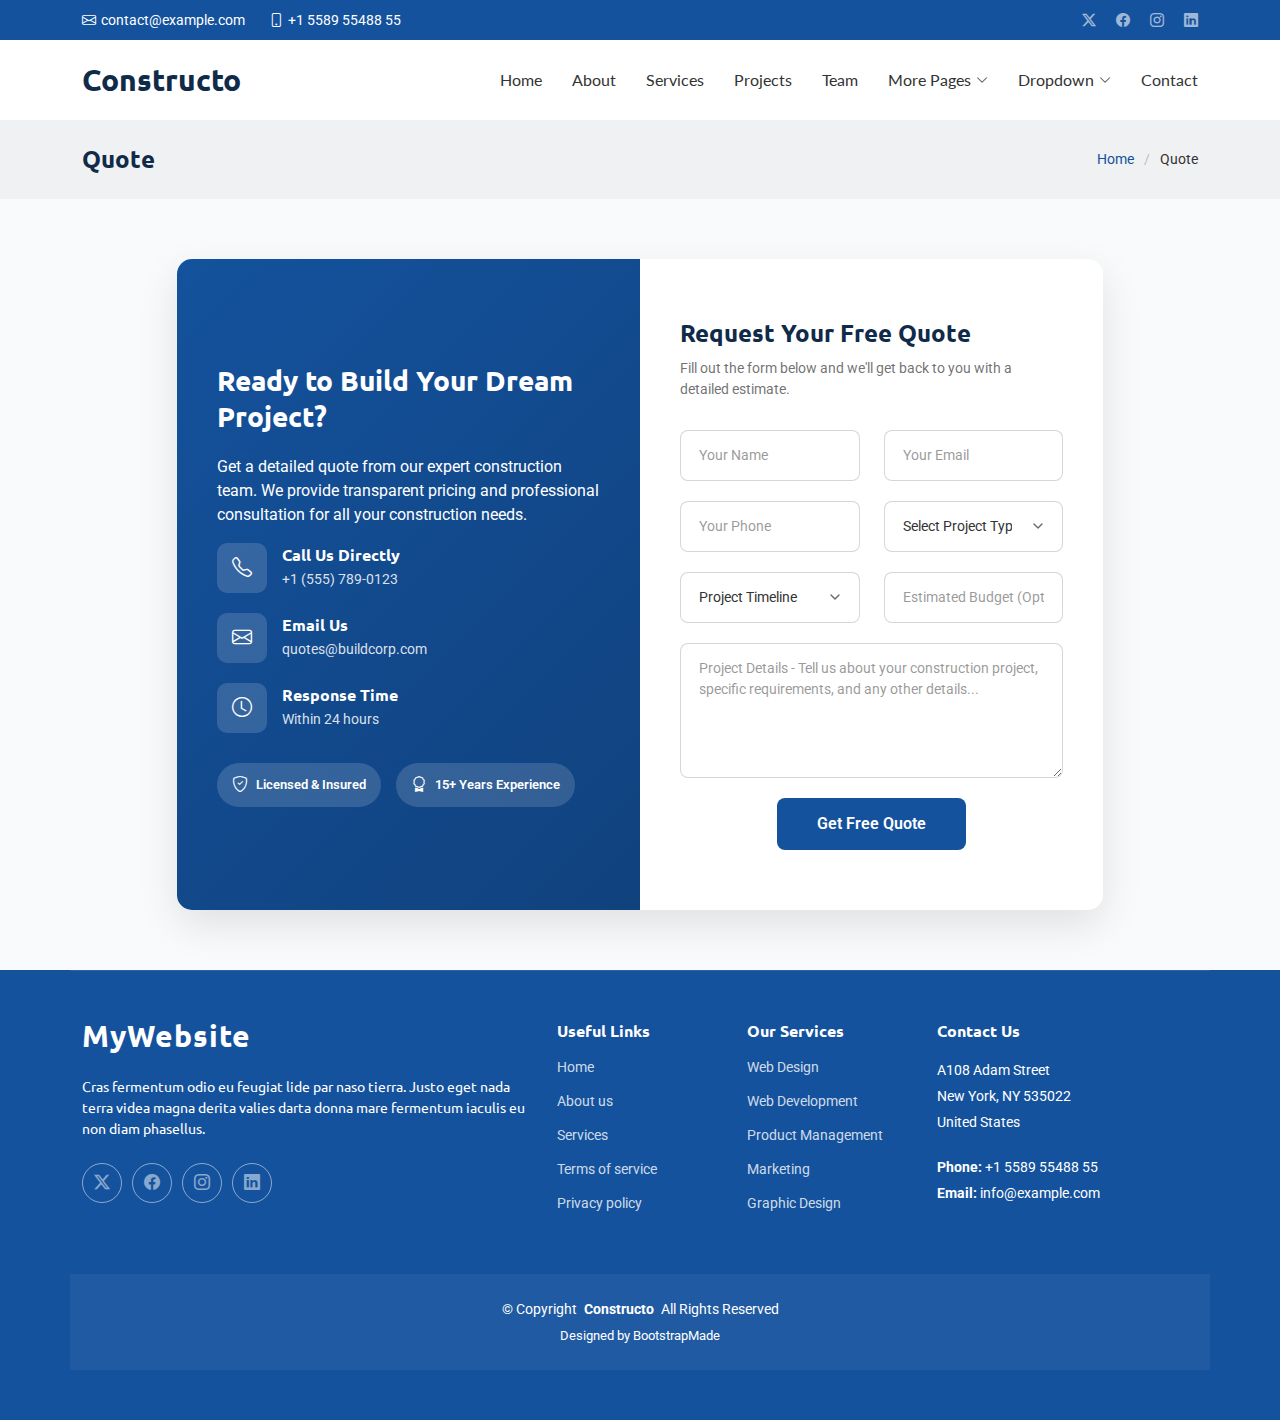
<file: quote.html>
<!DOCTYPE html>
<html lang="en">

<head>
  <meta charset="utf-8">
  <meta content="width=device-width, initial-scale=1.0" name="viewport">
  <title>Quote - Constructo Bootstrap Template</title>
  <meta name="description" content="">
  <meta name="keywords" content="">

  <!-- Favicons -->
  <link href="assets/img/favicon.png" rel="icon">
  <link href="assets/img/apple-touch-icon.png" rel="apple-touch-icon">

  <!-- Fonts -->
  <link href="https://fonts.googleapis.com" rel="preconnect">
  <link href="https://fonts.gstatic.com" rel="preconnect" crossorigin>
  <link href="https://fonts.googleapis.com/css2?family=Roboto:ital,wght@0,100;0,300;0,400;0,500;0,700;0,900;1,100;1,300;1,400;1,500;1,700;1,900&family=Lato:ital,wght@0,100;0,300;0,400;0,700;0,900;1,100;1,300;1,400;1,700;1,900&family=Ubuntu:ital,wght@0,300;0,400;0,500;0,700;1,300;1,400;1,500;1,700&display=swap" rel="stylesheet">

  <!-- Vendor CSS Files -->
  <link href="assets/vendor/bootstrap/css/bootstrap.min.css" rel="stylesheet">
  <link href="assets/vendor/bootstrap-icons/bootstrap-icons.css" rel="stylesheet">
  <link href="assets/vendor/aos/aos.css" rel="stylesheet">
  <link href="assets/vendor/swiper/swiper-bundle.min.css" rel="stylesheet">
  <link href="assets/vendor/glightbox/css/glightbox.min.css" rel="stylesheet">

  <!-- Main CSS File -->
  <link href="assets/css/main.css" rel="stylesheet">

  <!-- =======================================================
  * Template Name: Constructo
  * Template URL: https://bootstrapmade.com/constructo-bootstrap-construction-template/
  * Updated: Aug 30 2025 with Bootstrap v5.3.8
  * Author: BootstrapMade.com
  * License: https://bootstrapmade.com/license/
  ======================================================== -->
</head>

<body class="quote-page">

  <header id="header" class="header sticky-top">

    <div class="topbar d-flex align-items-center dark-background">
      <div class="container d-flex justify-content-center justify-content-md-between">
        <div class="contact-info d-flex align-items-center">
          <i class="bi bi-envelope d-flex align-items-center"><a href="mailto:contact@example.com">contact@example.com</a></i>
          <i class="bi bi-phone d-flex align-items-center ms-4"><span>+1 5589 55488 55</span></i>
        </div>
        <div class="social-links d-none d-md-flex align-items-center">
          <a href="#" class="twitter"><i class="bi bi-twitter-x"></i></a>
          <a href="#" class="facebook"><i class="bi bi-facebook"></i></a>
          <a href="#" class="instagram"><i class="bi bi-instagram"></i></a>
          <a href="#" class="linkedin"><i class="bi bi-linkedin"></i></a>
        </div>
      </div>
    </div><!-- End Top Bar -->

    <div class="branding d-flex align-items-cente">

      <div class="container position-relative d-flex align-items-center justify-content-between">
        <a href="index.html" class="logo d-flex align-items-center">
          <!-- Uncomment the line below if you also wish to use an image logo -->
          <!-- <img src="assets/img/logo.webp" alt=""> -->
          <h1 class="sitename">Constructo</h1>
        </a>

        <nav id="navmenu" class="navmenu">
          <ul>
            <li><a href="index.html">Home</a></li>
            <li><a href="about.html">About</a></li>
            <li><a href="services.html">Services</a></li>
            <li><a href="projects.html">Projects</a></li>
            <li><a href="team.html">Team</a></li>
            <li class="dropdown"><a href="#"><span>More Pages</span> <i class="bi bi-chevron-down toggle-dropdown"></i></a>
              <ul>
                <li><a href="service-details.html">Service Details</a></li>
                <li><a href="project-details.html">Project Details</a></li>
                <li><a href="quote.html" class="active">Quote Form</a></li>
                <li><a href="terms.html">Terms</a></li>
                <li><a href="privacy.html">Privacy</a></li>
                <li><a href="404.html">404</a></li>
              </ul>
            </li>
            <li class="dropdown"><a href="#"><span>Dropdown</span> <i class="bi bi-chevron-down toggle-dropdown"></i></a>
              <ul>
                <li><a href="#">Dropdown 1</a></li>
                <li class="dropdown"><a href="#"><span>Deep Dropdown</span> <i class="bi bi-chevron-down toggle-dropdown"></i></a>
                  <ul>
                    <li><a href="#">Deep Dropdown 1</a></li>
                    <li><a href="#">Deep Dropdown 2</a></li>
                    <li><a href="#">Deep Dropdown 3</a></li>
                    <li><a href="#">Deep Dropdown 4</a></li>
                    <li><a href="#">Deep Dropdown 5</a></li>
                  </ul>
                </li>
                <li><a href="#">Dropdown 2</a></li>
                <li><a href="#">Dropdown 3</a></li>
                <li><a href="#">Dropdown 4</a></li>
              </ul>
            </li>
            <li><a href="contact.html">Contact</a></li>
          </ul>
          <i class="mobile-nav-toggle d-xl-none bi bi-list"></i>
        </nav>

      </div>

    </div>

  </header>

  <main class="main">

    <!-- Page Title -->
    <div class="page-title light-background">
      <div class="container d-lg-flex justify-content-between align-items-center">
        <h1 class="mb-2 mb-lg-0">Quote</h1>
        <nav class="breadcrumbs">
          <ol>
            <li><a href="index.html">Home</a></li>
            <li class="current">Quote</li>
          </ol>
        </nav>
      </div>
    </div><!-- End Page Title -->

    <!-- Quote Section -->
    <section id="quote" class="quote section">

      <div class="container" data-aos="fade-up" data-aos-delay="100">

        <div class="row justify-content-center">
          <div class="col-lg-10">
            <div class="quote-form-container">
              <div class="row g-0">
                <div class="col-lg-6">
                  <div class="quote-info">
                    <div class="quote-content">
                      <h3>Ready to Build Your Dream Project?</h3>
                      <p>Get a detailed quote from our expert construction team. We provide transparent pricing and professional consultation for all your construction needs.</p>

                      <div class="contact-items">
                        <div class="contact-item" data-aos="fade-right" data-aos-delay="200">
                          <div class="contact-icon">
                            <i class="bi bi-telephone"></i>
                          </div>
                          <div class="contact-details">
                            <h4>Call Us Directly</h4>
                            <p>+1 (555) 789-0123</p>
                          </div>
                        </div>

                        <div class="contact-item" data-aos="fade-right" data-aos-delay="250">
                          <div class="contact-icon">
                            <i class="bi bi-envelope"></i>
                          </div>
                          <div class="contact-details">
                            <h4>Email Us</h4>
                            <p>quotes@buildcorp.com</p>
                          </div>
                        </div>

                        <div class="contact-item" data-aos="fade-right" data-aos-delay="300">
                          <div class="contact-icon">
                            <i class="bi bi-clock"></i>
                          </div>
                          <div class="contact-details">
                            <h4>Response Time</h4>
                            <p>Within 24 hours</p>
                          </div>
                        </div>
                      </div>

                      <div class="trust-badges" data-aos="fade-right" data-aos-delay="350">
                        <div class="trust-badge">
                          <i class="bi bi-shield-check"></i>
                          <span>Licensed &amp; Insured</span>
                        </div>
                        <div class="trust-badge">
                          <i class="bi bi-award"></i>
                          <span>15+ Years Experience</span>
                        </div>
                      </div>
                    </div>
                  </div>
                </div>

                <div class="col-lg-6">
                  <div class="quote-form-wrapper">
                    <form action="forms/quote.php" method="post" class="php-email-form" data-aos="fade-left" data-aos-delay="200">
                      <div class="form-header">
                        <h4>Request Your Free Quote</h4>
                        <p>Fill out the form below and we'll get back to you with a detailed estimate.</p>
                      </div>

                      <div class="row">
                        <div class="col-md-6">
                          <div class="form-group">
                            <input type="text" name="name" class="form-control" id="name" placeholder="Your Name" required="">
                          </div>
                        </div>
                        <div class="col-md-6">
                          <div class="form-group">
                            <input type="email" name="email" class="form-control" id="email" placeholder="Your Email" required="">
                          </div>
                        </div>
                      </div>

                      <div class="row">
                        <div class="col-md-6">
                          <div class="form-group">
                            <input type="tel" name="phone" class="form-control" id="phone" placeholder="Your Phone" required="">
                          </div>
                        </div>
                        <div class="col-md-6">
                          <div class="form-group">
                            <select name="type" class="form-control" required="">
                              <option value="">Select Project Type</option>
                              <option value="residential">Residential Construction</option>
                              <option value="commercial">Commercial Building</option>
                              <option value="renovation">Renovation &amp; Remodeling</option>
                              <option value="extension">Home Extension</option>
                              <option value="infrastructure">Infrastructure</option>
                              <option value="other">Other</option>
                            </select>
                          </div>
                        </div>
                      </div>

                      <div class="row">
                        <div class="col-md-6">
                          <div class="form-group">
                            <select name="timeline" class="form-control" required="">
                              <option value="">Project Timeline</option>
                              <option value="asap">ASAP</option>
                              <option value="1-3months">1-3 Months</option>
                              <option value="3-6months">3-6 Months</option>
                              <option value="6-12months">6-12 Months</option>
                              <option value="planning">Still Planning</option>
                            </select>
                          </div>
                        </div>
                        <div class="col-md-6">
                          <div class="form-group">
                            <input type="text" name="budget" class="form-control" id="budget" placeholder="Estimated Budget (Optional)">
                          </div>
                        </div>
                      </div>

                      <div class="form-group">
                        <textarea class="form-control" name="message" rows="5" placeholder="Project Details - Tell us about your construction project, specific requirements, and any other details..." required=""></textarea>
                      </div>

                      <div class="loading">Loading</div>
                      <div class="error-message"></div>
                      <div class="sent-message">Your quote request has been sent successfully. We'll contact you within 24 hours!</div>

                      <div class="text-center">
                        <button type="submit">Get Free Quote</button>
                      </div>
                    </form>
                  </div>
                </div>
              </div>
            </div>
          </div>
        </div>

      </div>

    </section><!-- /Quote Section -->

  </main>

  <footer id="footer" class="footer dark-background">

    <div class="container footer-top">
      <div class="row gy-4">
        <div class="col-lg-5 col-md-12 footer-about">
          <a href="index.html" class="logo d-flex align-items-center">
            <span class="sitename">MyWebsite</span>
          </a>
          <p>Cras fermentum odio eu feugiat lide par naso tierra. Justo eget nada terra videa magna derita valies darta donna mare fermentum iaculis eu non diam phasellus.</p>
          <div class="social-links d-flex mt-4">
            <a href=""><i class="bi bi-twitter-x"></i></a>
            <a href=""><i class="bi bi-facebook"></i></a>
            <a href=""><i class="bi bi-instagram"></i></a>
            <a href=""><i class="bi bi-linkedin"></i></a>
          </div>
        </div>

        <div class="col-lg-2 col-6 footer-links">
          <h4>Useful Links</h4>
          <ul>
            <li><a href="#">Home</a></li>
            <li><a href="#">About us</a></li>
            <li><a href="#">Services</a></li>
            <li><a href="#">Terms of service</a></li>
            <li><a href="#">Privacy policy</a></li>
          </ul>
        </div>

        <div class="col-lg-2 col-6 footer-links">
          <h4>Our Services</h4>
          <ul>
            <li><a href="#">Web Design</a></li>
            <li><a href="#">Web Development</a></li>
            <li><a href="#">Product Management</a></li>
            <li><a href="#">Marketing</a></li>
            <li><a href="#">Graphic Design</a></li>
          </ul>
        </div>

        <div class="col-lg-3 col-md-12 footer-contact text-center text-md-start">
          <h4>Contact Us</h4>
          <p>A108 Adam Street</p>
          <p>New York, NY 535022</p>
          <p>United States</p>
          <p class="mt-4"><strong>Phone:</strong> <span>+1 5589 55488 55</span></p>
          <p><strong>Email:</strong> <span>info@example.com</span></p>
        </div>

      </div>
    </div>

    <div class="container copyright text-center mt-4">
      <p>© <span>Copyright</span> <strong class="px-1 sitename">Constructo</strong> <span>All Rights Reserved</span></p>
      <div class="credits">
        <!-- All the links in the footer should remain intact. -->
        <!-- You can delete the links only if you've purchased the pro version. -->
        <!-- Licensing information: https://bootstrapmade.com/license/ -->
        <!-- Purchase the pro version with working PHP/AJAX contact form: [buy-url] -->
        Designed by <a href="https://bootstrapmade.com/">BootstrapMade</a>
      </div>
    </div>

  </footer>

  <!-- Scroll Top -->
  <a href="#" id="scroll-top" class="scroll-top d-flex align-items-center justify-content-center"><i class="bi bi-arrow-up-short"></i></a>

  <!-- Preloader -->
  <div id="preloader"></div>

  <!-- Vendor JS Files -->
  <script src="assets/vendor/bootstrap/js/bootstrap.bundle.min.js"></script>
  <script src="assets/vendor/php-email-form/validate.js"></script>
  <script src="assets/vendor/aos/aos.js"></script>
  <script src="assets/vendor/swiper/swiper-bundle.min.js"></script>
  <script src="assets/vendor/glightbox/js/glightbox.min.js"></script>

  <!-- Main JS File -->
  <script src="assets/js/main.js"></script>

</body>

</html>
</file>
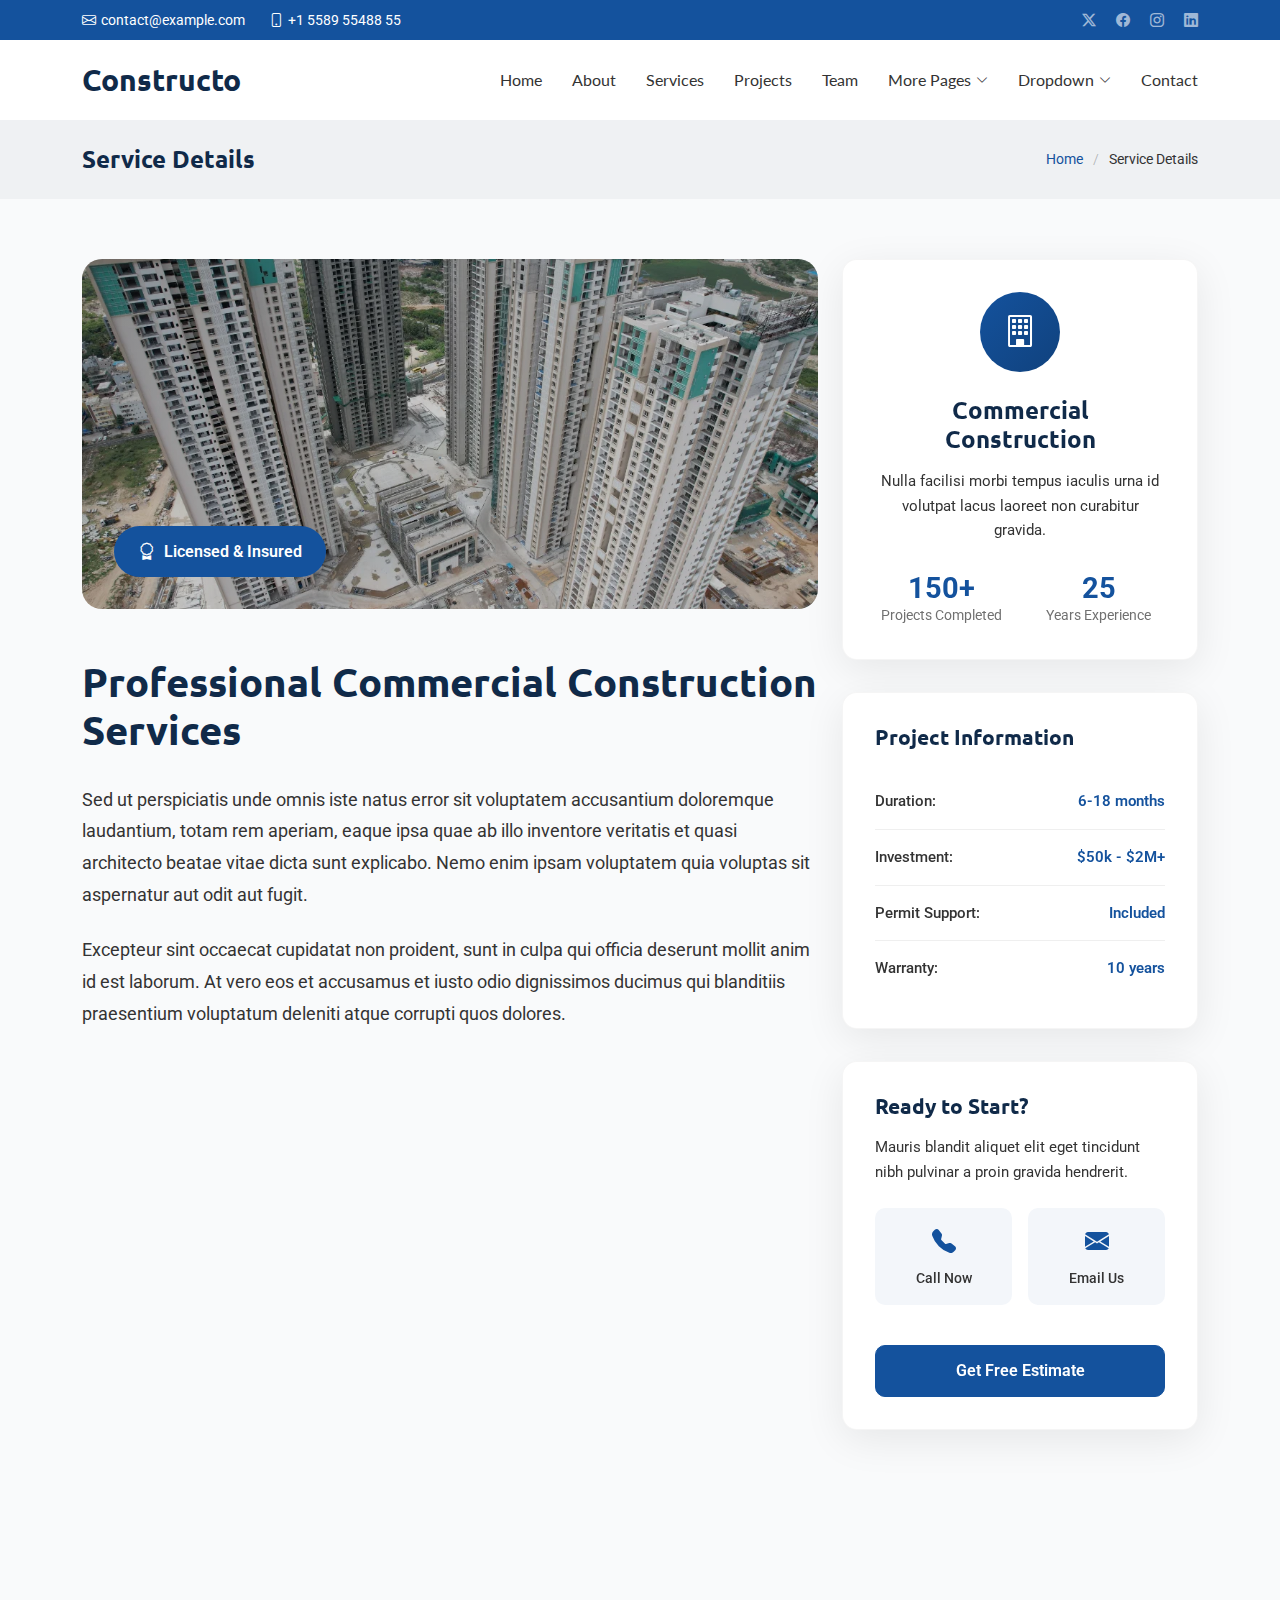
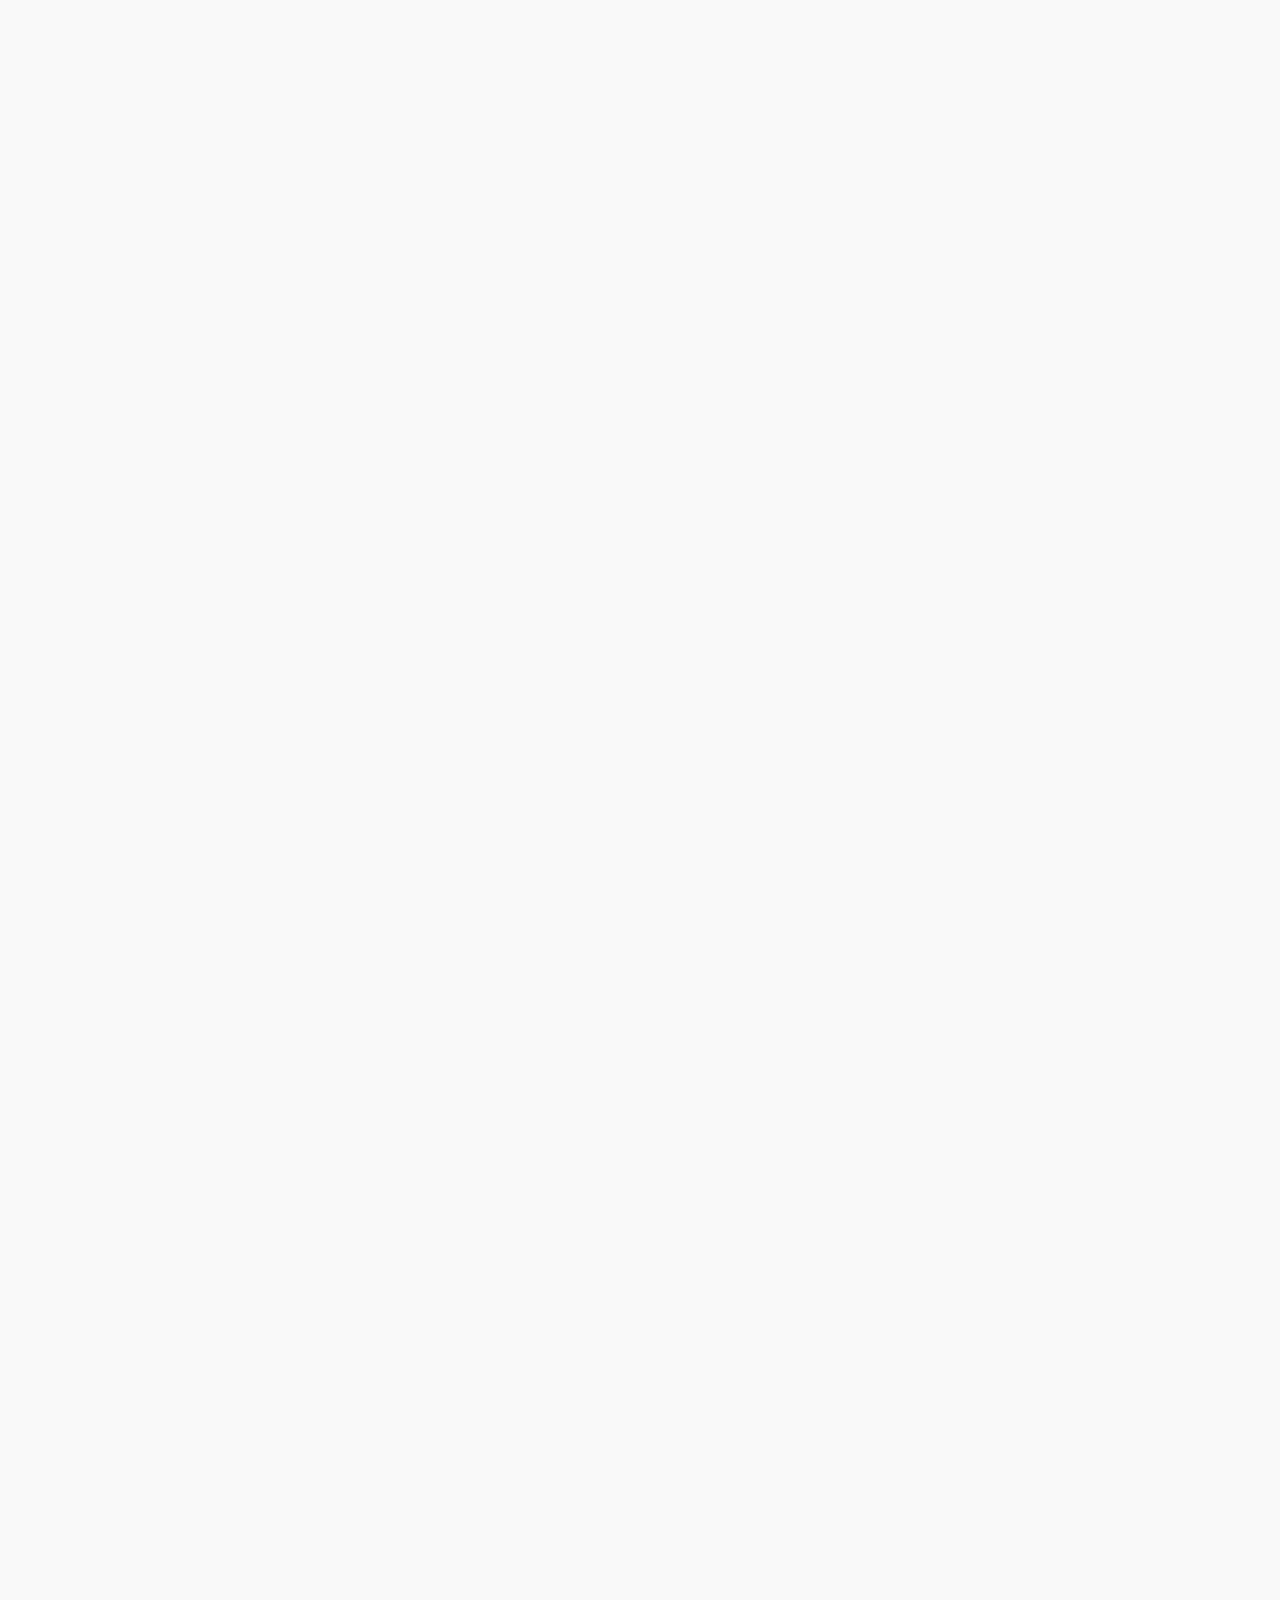
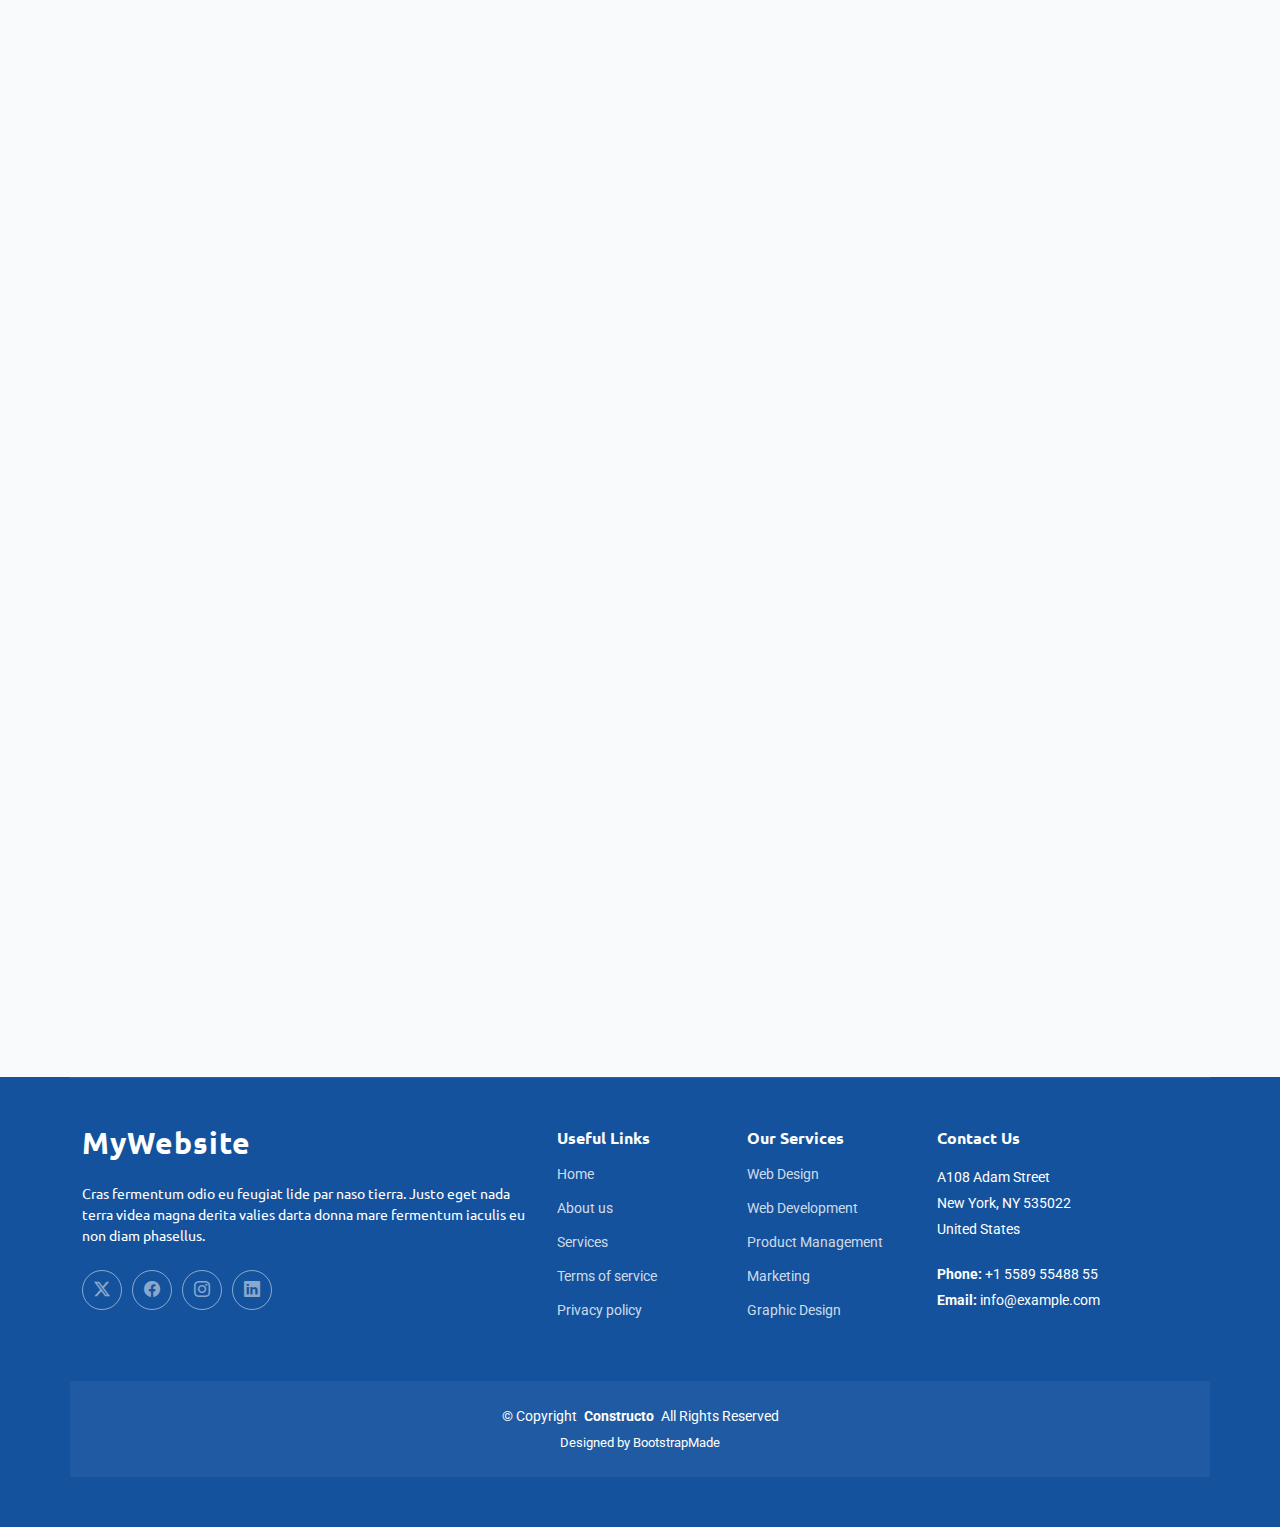
<file: service-details.html>
<!DOCTYPE html>
<html lang="en">

<head>
  <meta charset="utf-8">
  <meta content="width=device-width, initial-scale=1.0" name="viewport">
  <title>Service Details - Constructo Bootstrap Template</title>
  <meta name="description" content="">
  <meta name="keywords" content="">

  <!-- Favicons -->
  <link href="assets/img/favicon.png" rel="icon">
  <link href="assets/img/apple-touch-icon.png" rel="apple-touch-icon">

  <!-- Fonts -->
  <link href="https://fonts.googleapis.com" rel="preconnect">
  <link href="https://fonts.gstatic.com" rel="preconnect" crossorigin>
  <link href="https://fonts.googleapis.com/css2?family=Roboto:ital,wght@0,100;0,300;0,400;0,500;0,700;0,900;1,100;1,300;1,400;1,500;1,700;1,900&family=Lato:ital,wght@0,100;0,300;0,400;0,700;0,900;1,100;1,300;1,400;1,700;1,900&family=Ubuntu:ital,wght@0,300;0,400;0,500;0,700;1,300;1,400;1,500;1,700&display=swap" rel="stylesheet">

  <!-- Vendor CSS Files -->
  <link href="assets/vendor/bootstrap/css/bootstrap.min.css" rel="stylesheet">
  <link href="assets/vendor/bootstrap-icons/bootstrap-icons.css" rel="stylesheet">
  <link href="assets/vendor/aos/aos.css" rel="stylesheet">
  <link href="assets/vendor/swiper/swiper-bundle.min.css" rel="stylesheet">
  <link href="assets/vendor/glightbox/css/glightbox.min.css" rel="stylesheet">

  <!-- Main CSS File -->
  <link href="assets/css/main.css" rel="stylesheet">

  <!-- =======================================================
  * Template Name: Constructo
  * Template URL: https://bootstrapmade.com/constructo-bootstrap-construction-template/
  * Updated: Aug 30 2025 with Bootstrap v5.3.8
  * Author: BootstrapMade.com
  * License: https://bootstrapmade.com/license/
  ======================================================== -->
</head>

<body class="service-details-page">

  <header id="header" class="header sticky-top">

    <div class="topbar d-flex align-items-center dark-background">
      <div class="container d-flex justify-content-center justify-content-md-between">
        <div class="contact-info d-flex align-items-center">
          <i class="bi bi-envelope d-flex align-items-center"><a href="mailto:contact@example.com">contact@example.com</a></i>
          <i class="bi bi-phone d-flex align-items-center ms-4"><span>+1 5589 55488 55</span></i>
        </div>
        <div class="social-links d-none d-md-flex align-items-center">
          <a href="#" class="twitter"><i class="bi bi-twitter-x"></i></a>
          <a href="#" class="facebook"><i class="bi bi-facebook"></i></a>
          <a href="#" class="instagram"><i class="bi bi-instagram"></i></a>
          <a href="#" class="linkedin"><i class="bi bi-linkedin"></i></a>
        </div>
      </div>
    </div><!-- End Top Bar -->

    <div class="branding d-flex align-items-cente">

      <div class="container position-relative d-flex align-items-center justify-content-between">
        <a href="index.html" class="logo d-flex align-items-center">
          <!-- Uncomment the line below if you also wish to use an image logo -->
          <!-- <img src="assets/img/logo.webp" alt=""> -->
          <h1 class="sitename">Constructo</h1>
        </a>

        <nav id="navmenu" class="navmenu">
          <ul>
            <li><a href="index.html">Home</a></li>
            <li><a href="about.html">About</a></li>
            <li><a href="services.html">Services</a></li>
            <li><a href="projects.html">Projects</a></li>
            <li><a href="team.html">Team</a></li>
            <li class="dropdown"><a href="#"><span>More Pages</span> <i class="bi bi-chevron-down toggle-dropdown"></i></a>
              <ul>
                <li><a href="service-details.html" class="active">Service Details</a></li>
                <li><a href="project-details.html">Project Details</a></li>
                <li><a href="quote.html">Quote Form</a></li>
                <li><a href="terms.html">Terms</a></li>
                <li><a href="privacy.html">Privacy</a></li>
                <li><a href="404.html">404</a></li>
              </ul>
            </li>
            <li class="dropdown"><a href="#"><span>Dropdown</span> <i class="bi bi-chevron-down toggle-dropdown"></i></a>
              <ul>
                <li><a href="#">Dropdown 1</a></li>
                <li class="dropdown"><a href="#"><span>Deep Dropdown</span> <i class="bi bi-chevron-down toggle-dropdown"></i></a>
                  <ul>
                    <li><a href="#">Deep Dropdown 1</a></li>
                    <li><a href="#">Deep Dropdown 2</a></li>
                    <li><a href="#">Deep Dropdown 3</a></li>
                    <li><a href="#">Deep Dropdown 4</a></li>
                    <li><a href="#">Deep Dropdown 5</a></li>
                  </ul>
                </li>
                <li><a href="#">Dropdown 2</a></li>
                <li><a href="#">Dropdown 3</a></li>
                <li><a href="#">Dropdown 4</a></li>
              </ul>
            </li>
            <li><a href="contact.html">Contact</a></li>
          </ul>
          <i class="mobile-nav-toggle d-xl-none bi bi-list"></i>
        </nav>

      </div>

    </div>

  </header>

  <main class="main">

    <!-- Page Title -->
    <div class="page-title light-background">
      <div class="container d-lg-flex justify-content-between align-items-center">
        <h1 class="mb-2 mb-lg-0">Service Details</h1>
        <nav class="breadcrumbs">
          <ol>
            <li><a href="index.html">Home</a></li>
            <li class="current">Service Details</li>
          </ol>
        </nav>
      </div>
    </div><!-- End Page Title -->

    <!-- Service Details Section -->
    <section id="service-details" class="service-details section">

      <div class="container" data-aos="fade-up" data-aos-delay="100">

        <div class="row">
          <div class="col-lg-4 order-lg-2">
            <div class="service-sidebar" data-aos="fade-left" data-aos-delay="200">

              <div class="service-overview-card">
                <div class="service-icon">
                  <i class="bi bi-building"></i>
                </div>
                <h3>Commercial Construction</h3>
                <p>Nulla facilisi morbi tempus iaculis urna id volutpat lacus laoreet non curabitur gravida.</p>
                <div class="service-stats">
                  <div class="stat-item">
                    <span class="stat-number">150+</span>
                    <span class="stat-label">Projects Completed</span>
                  </div>
                  <div class="stat-item">
                    <span class="stat-number">25</span>
                    <span class="stat-label">Years Experience</span>
                  </div>
                </div>
              </div>

              <div class="quick-info-card">
                <h4>Project Information</h4>
                <div class="info-grid">
                  <div class="info-row">
                    <span class="label">Duration:</span>
                    <span class="value">6-18 months</span>
                  </div>
                  <div class="info-row">
                    <span class="label">Investment:</span>
                    <span class="value">$50k - $2M+</span>
                  </div>
                  <div class="info-row">
                    <span class="label">Permit Support:</span>
                    <span class="value">Included</span>
                  </div>
                  <div class="info-row">
                    <span class="label">Warranty:</span>
                    <span class="value">10 years</span>
                  </div>
                </div>
              </div>

              <div class="contact-action-card">
                <h4>Ready to Start?</h4>
                <p class="contact-text">Mauris blandit aliquet elit eget tincidunt nibh pulvinar a proin gravida hendrerit.</p>
                <div class="contact-methods">
                  <a href="tel:+15551234567" class="contact-btn">
                    <i class="bi bi-telephone-fill"></i>
                    <span>Call Now</span>
                  </a>
                  <a href="mailto:projects@example.com" class="contact-btn">
                    <i class="bi bi-envelope-fill"></i>
                    <span>Email Us</span>
                  </a>
                </div>
                <a href="quote.html" class="btn btn-primary w-100 mt-3">Get Free Estimate</a>
              </div>

            </div><!-- End Service Sidebar -->
          </div>

          <div class="col-lg-8 order-lg-1">
            <div class="service-main-content">

              <div class="hero-section" data-aos="zoom-in" data-aos-delay="150">
                <img src="assets/img/construction/project-5.webp" alt="Commercial Construction Services" class="img-fluid">
                <div class="hero-overlay">
                  <div class="hero-badge">
                    <i class="bi bi-award"></i>
                    <span>Licensed &amp; Insured</span>
                  </div>
                </div>
              </div>

              <div class="content-section" data-aos="fade-up" data-aos-delay="200">
                <h1>Professional Commercial Construction Services</h1>
                <div class="content-intro">
                  <p>Sed ut perspiciatis unde omnis iste natus error sit voluptatem accusantium doloremque laudantium, totam rem aperiam, eaque ipsa quae ab illo inventore veritatis et quasi architecto beatae vitae dicta sunt explicabo. Nemo enim ipsam voluptatem quia voluptas sit aspernatur aut odit aut fugit.</p>
                  <p>Excepteur sint occaecat cupidatat non proident, sunt in culpa qui officia deserunt mollit anim id est laborum. At vero eos et accusamus et iusto odio dignissimos ducimus qui blanditiis praesentium voluptatum deleniti atque corrupti quos dolores.</p>
                </div>
              </div>

              <div class="capabilities-grid" data-aos="fade-up" data-aos-delay="250">
                <h2>Our Capabilities</h2>
                <div class="row g-4">
                  <div class="col-md-6">
                    <div class="capability-card">
                      <div class="capability-icon">
                        <i class="bi bi-building-gear"></i>
                      </div>
                      <h4>New Construction</h4>
                      <p>Lorem ipsum dolor sit amet consectetur adipiscing elit sed do eiusmod tempor incididunt.</p>
                    </div>
                  </div>
                  <div class="col-md-6">
                    <div class="capability-card">
                      <div class="capability-icon">
                        <i class="bi bi-tools"></i>
                      </div>
                      <h4>Renovations</h4>
                      <p>Ut enim ad minim veniam quis nostrud exercitation ullamco laboris nisi ut aliquip ex ea.</p>
                    </div>
                  </div>
                  <div class="col-md-6">
                    <div class="capability-card">
                      <div class="capability-icon">
                        <i class="bi bi-clipboard-check"></i>
                      </div>
                      <h4>Project Management</h4>
                      <p>Duis aute irure dolor in reprehenderit in voluptate velit esse cillum dolore eu fugiat.</p>
                    </div>
                  </div>
                  <div class="col-md-6">
                    <div class="capability-card">
                      <div class="capability-icon">
                        <i class="bi bi-shield-check"></i>
                      </div>
                      <h4>Quality Assurance</h4>
                      <p>Excepteur sint occaecat cupidatat non proident sunt in culpa qui officia deserunt mollit.</p>
                    </div>
                  </div>
                </div>
              </div>

              <div class="methodology-section" data-aos="fade-up" data-aos-delay="300">
                <h2>Our Methodology</h2>
                <div class="methodology-timeline">
                  <div class="timeline-item">
                    <div class="timeline-marker">
                      <span class="phase-number">1</span>
                    </div>
                    <div class="timeline-content">
                      <h4>Planning &amp; Design</h4>
                      <p>Nemo enim ipsam voluptatem quia voluptas sit aspernatur aut odit aut fugit, sed quia consequuntur magni dolores eos qui ratione voluptatem sequi nesciunt.</p>
                      <ul class="phase-features">
                        <li>Site analysis and assessment</li>
                        <li>Architectural drawings</li>
                        <li>Permit acquisition</li>
                      </ul>
                    </div>
                  </div>

                  <div class="timeline-item">
                    <div class="timeline-marker">
                      <span class="phase-number">2</span>
                    </div>
                    <div class="timeline-content">
                      <h4>Foundation &amp; Structure</h4>
                      <p>At vero eos et accusamus et iusto odio dignissimos ducimus qui blanditiis praesentium voluptatum deleniti atque corrupti quos dolores et quas molestias.</p>
                      <ul class="phase-features">
                        <li>Site preparation and excavation</li>
                        <li>Foundation construction</li>
                        <li>Structural framework</li>
                      </ul>
                    </div>
                  </div>

                  <div class="timeline-item">
                    <div class="timeline-marker">
                      <span class="phase-number">3</span>
                    </div>
                    <div class="timeline-content">
                      <h4>Construction &amp; Installation</h4>
                      <p>Et harum quidem rerum facilis est et expedita distinctio nam libero tempore cum soluta nobis est eligendi optio cumque nihil impedit quo minus.</p>
                      <ul class="phase-features">
                        <li>Mechanical and electrical systems</li>
                        <li>Interior and exterior finishing</li>
                        <li>Quality control inspections</li>
                      </ul>
                    </div>
                  </div>

                  <div class="timeline-item">
                    <div class="timeline-marker">
                      <span class="phase-number">4</span>
                    </div>
                    <div class="timeline-content">
                      <h4>Completion &amp; Handover</h4>
                      <p>Temporibus autem quibusdam et aut officiis debitis aut rerum necessitatibus saepe eveniet ut et voluptates repudiandae sint et molestiae non recusandae.</p>
                      <ul class="phase-features">
                        <li>Final inspections and testing</li>
                        <li>Documentation and warranties</li>
                        <li>Project handover and training</li>
                      </ul>
                    </div>
                  </div>
                </div>
              </div>

            </div><!-- End Service Main Content -->
          </div>
        </div>

        <div class="portfolio-showcase mt-5" data-aos="fade-up" data-aos-delay="350">
          <div class="showcase-header text-center">
            <h2>Recent Commercial Projects</h2>
            <p>Explore our portfolio of successfully completed commercial construction projects</p>
          </div>
          <div class="row g-4 mt-3">
            <div class="col-lg-6">
              <div class="project-showcase-item">
                <div class="project-image">
                  <img src="assets/img/construction/project-6.webp" alt="Office Building Construction" class="img-fluid">
                  <div class="project-overlay">
                    <div class="project-info">
                      <h4>Downtown Office Complex</h4>
                      <p>12-story commercial building with modern amenities</p>
                      <a href="assets/img/construction/project-6.webp" class="view-btn glightbox">
                        <i class="bi bi-eye"></i>
                      </a>
                    </div>
                  </div>
                </div>
              </div>
            </div>
            <div class="col-lg-6">
              <div class="row g-4">
                <div class="col-12">
                  <div class="project-showcase-item">
                    <div class="project-image">
                      <img src="assets/img/construction/project-7.webp" alt="Retail Space Construction" class="img-fluid">
                      <div class="project-overlay">
                        <div class="project-info">
                          <h4>Shopping Center Renovation</h4>
                          <p>Complete modernization of existing retail space</p>
                          <a href="assets/img/construction/project-7.webp" class="view-btn glightbox">
                            <i class="bi bi-eye"></i>
                          </a>
                        </div>
                      </div>
                    </div>
                  </div>
                </div>
                <div class="col-12">
                  <div class="project-showcase-item">
                    <div class="project-image">
                      <img src="assets/img/construction/project-8.webp" alt="Warehouse Construction" class="img-fluid">
                      <div class="project-overlay">
                        <div class="project-info">
                          <h4>Industrial Warehouse</h4>
                          <p>50,000 sq ft distribution facility</p>
                          <a href="assets/img/construction/project-8.webp" class="view-btn glightbox">
                            <i class="bi bi-eye"></i>
                          </a>
                        </div>
                      </div>
                    </div>
                  </div>
                </div>
              </div>
            </div>
          </div>
        </div><!-- End Portfolio Showcase -->

      </div>

    </section><!-- /Service Details Section -->

  </main>

  <footer id="footer" class="footer dark-background">

    <div class="container footer-top">
      <div class="row gy-4">
        <div class="col-lg-5 col-md-12 footer-about">
          <a href="index.html" class="logo d-flex align-items-center">
            <span class="sitename">MyWebsite</span>
          </a>
          <p>Cras fermentum odio eu feugiat lide par naso tierra. Justo eget nada terra videa magna derita valies darta donna mare fermentum iaculis eu non diam phasellus.</p>
          <div class="social-links d-flex mt-4">
            <a href=""><i class="bi bi-twitter-x"></i></a>
            <a href=""><i class="bi bi-facebook"></i></a>
            <a href=""><i class="bi bi-instagram"></i></a>
            <a href=""><i class="bi bi-linkedin"></i></a>
          </div>
        </div>

        <div class="col-lg-2 col-6 footer-links">
          <h4>Useful Links</h4>
          <ul>
            <li><a href="#">Home</a></li>
            <li><a href="#">About us</a></li>
            <li><a href="#">Services</a></li>
            <li><a href="#">Terms of service</a></li>
            <li><a href="#">Privacy policy</a></li>
          </ul>
        </div>

        <div class="col-lg-2 col-6 footer-links">
          <h4>Our Services</h4>
          <ul>
            <li><a href="#">Web Design</a></li>
            <li><a href="#">Web Development</a></li>
            <li><a href="#">Product Management</a></li>
            <li><a href="#">Marketing</a></li>
            <li><a href="#">Graphic Design</a></li>
          </ul>
        </div>

        <div class="col-lg-3 col-md-12 footer-contact text-center text-md-start">
          <h4>Contact Us</h4>
          <p>A108 Adam Street</p>
          <p>New York, NY 535022</p>
          <p>United States</p>
          <p class="mt-4"><strong>Phone:</strong> <span>+1 5589 55488 55</span></p>
          <p><strong>Email:</strong> <span>info@example.com</span></p>
        </div>

      </div>
    </div>

    <div class="container copyright text-center mt-4">
      <p>© <span>Copyright</span> <strong class="px-1 sitename">Constructo</strong> <span>All Rights Reserved</span></p>
      <div class="credits">
        <!-- All the links in the footer should remain intact. -->
        <!-- You can delete the links only if you've purchased the pro version. -->
        <!-- Licensing information: https://bootstrapmade.com/license/ -->
        <!-- Purchase the pro version with working PHP/AJAX contact form: [buy-url] -->
        Designed by <a href="https://bootstrapmade.com/">BootstrapMade</a>
      </div>
    </div>

  </footer>

  <!-- Scroll Top -->
  <a href="#" id="scroll-top" class="scroll-top d-flex align-items-center justify-content-center"><i class="bi bi-arrow-up-short"></i></a>

  <!-- Preloader -->
  <div id="preloader"></div>

  <!-- Vendor JS Files -->
  <script src="assets/vendor/bootstrap/js/bootstrap.bundle.min.js"></script>
  <script src="assets/vendor/php-email-form/validate.js"></script>
  <script src="assets/vendor/aos/aos.js"></script>
  <script src="assets/vendor/swiper/swiper-bundle.min.js"></script>
  <script src="assets/vendor/glightbox/js/glightbox.min.js"></script>

  <!-- Main JS File -->
  <script src="assets/js/main.js"></script>

</body>

</html>
</file>
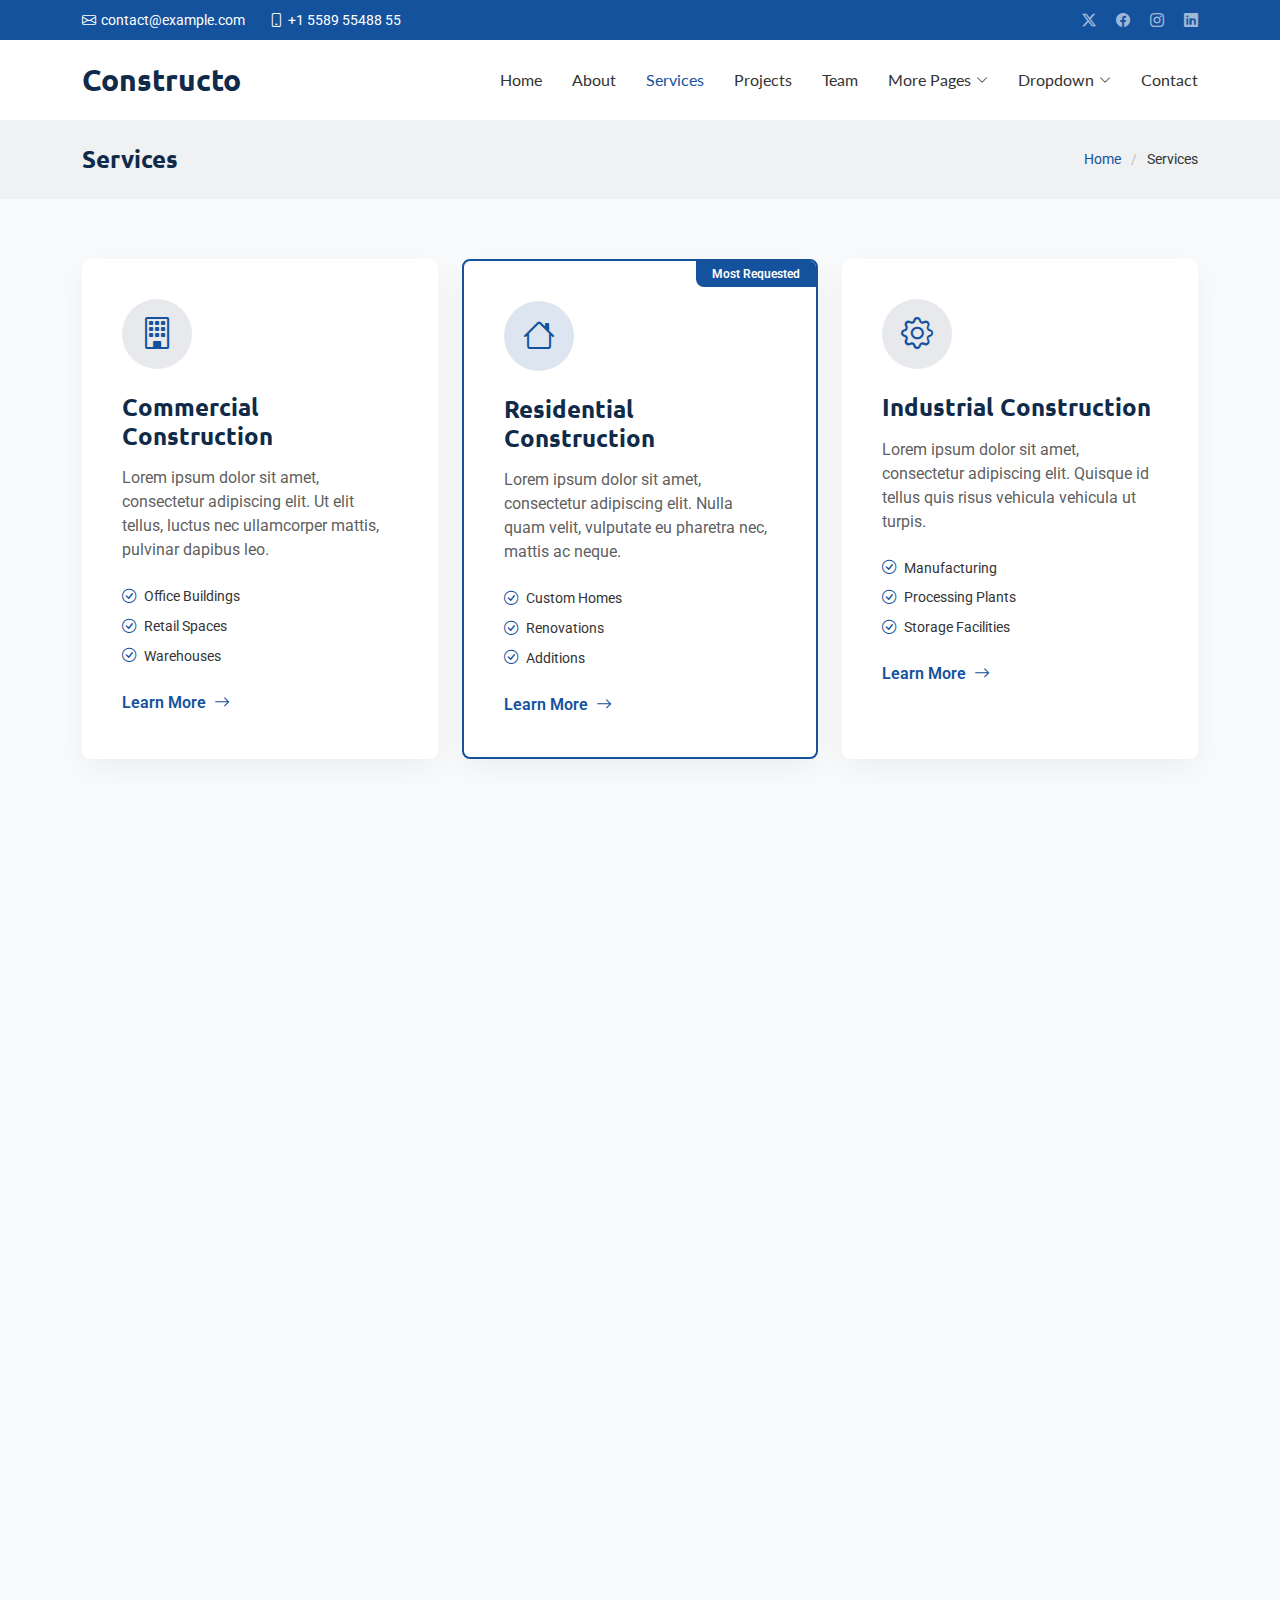
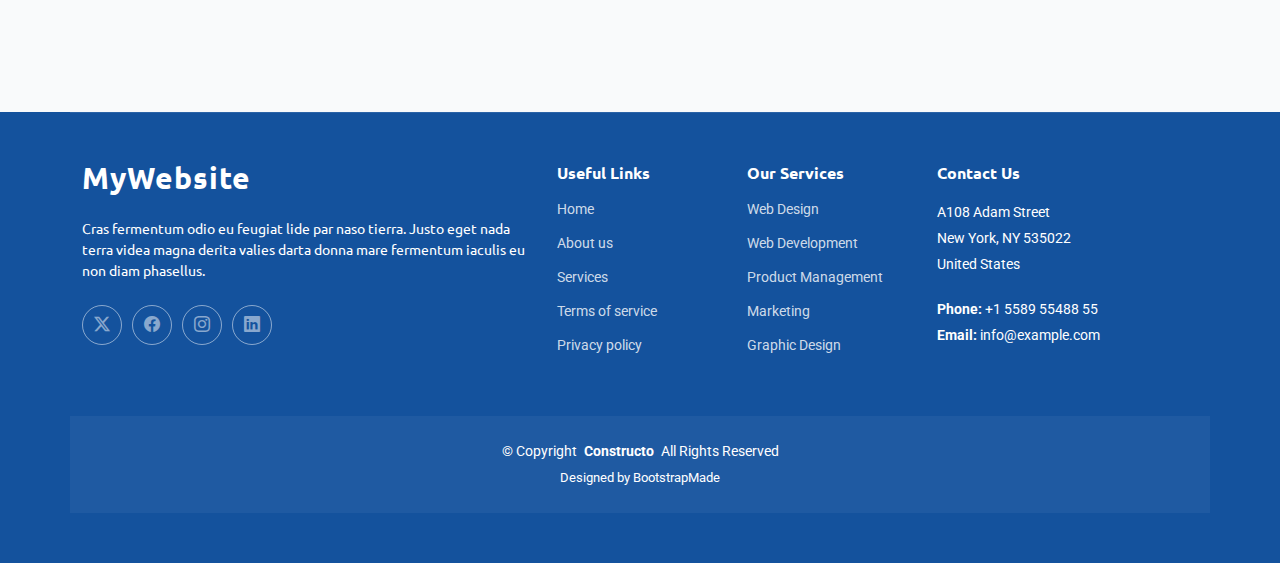
<file: services.html>
<!DOCTYPE html>
<html lang="en">

<head>
  <meta charset="utf-8">
  <meta content="width=device-width, initial-scale=1.0" name="viewport">
  <title>Services - Constructo Bootstrap Template</title>
  <meta name="description" content="">
  <meta name="keywords" content="">

  <!-- Favicons -->
  <link href="assets/img/favicon.png" rel="icon">
  <link href="assets/img/apple-touch-icon.png" rel="apple-touch-icon">

  <!-- Fonts -->
  <link href="https://fonts.googleapis.com" rel="preconnect">
  <link href="https://fonts.gstatic.com" rel="preconnect" crossorigin>
  <link href="https://fonts.googleapis.com/css2?family=Roboto:ital,wght@0,100;0,300;0,400;0,500;0,700;0,900;1,100;1,300;1,400;1,500;1,700;1,900&family=Lato:ital,wght@0,100;0,300;0,400;0,700;0,900;1,100;1,300;1,400;1,700;1,900&family=Ubuntu:ital,wght@0,300;0,400;0,500;0,700;1,300;1,400;1,500;1,700&display=swap" rel="stylesheet">

  <!-- Vendor CSS Files -->
  <link href="assets/vendor/bootstrap/css/bootstrap.min.css" rel="stylesheet">
  <link href="assets/vendor/bootstrap-icons/bootstrap-icons.css" rel="stylesheet">
  <link href="assets/vendor/aos/aos.css" rel="stylesheet">
  <link href="assets/vendor/swiper/swiper-bundle.min.css" rel="stylesheet">
  <link href="assets/vendor/glightbox/css/glightbox.min.css" rel="stylesheet">

  <!-- Main CSS File -->
  <link href="assets/css/main.css" rel="stylesheet">

  <!-- =======================================================
  * Template Name: Constructo
  * Template URL: https://bootstrapmade.com/constructo-bootstrap-construction-template/
  * Updated: Aug 30 2025 with Bootstrap v5.3.8
  * Author: BootstrapMade.com
  * License: https://bootstrapmade.com/license/
  ======================================================== -->
</head>

<body class="services-page">

  <header id="header" class="header sticky-top">

    <div class="topbar d-flex align-items-center dark-background">
      <div class="container d-flex justify-content-center justify-content-md-between">
        <div class="contact-info d-flex align-items-center">
          <i class="bi bi-envelope d-flex align-items-center"><a href="mailto:contact@example.com">contact@example.com</a></i>
          <i class="bi bi-phone d-flex align-items-center ms-4"><span>+1 5589 55488 55</span></i>
        </div>
        <div class="social-links d-none d-md-flex align-items-center">
          <a href="#" class="twitter"><i class="bi bi-twitter-x"></i></a>
          <a href="#" class="facebook"><i class="bi bi-facebook"></i></a>
          <a href="#" class="instagram"><i class="bi bi-instagram"></i></a>
          <a href="#" class="linkedin"><i class="bi bi-linkedin"></i></a>
        </div>
      </div>
    </div><!-- End Top Bar -->

    <div class="branding d-flex align-items-cente">

      <div class="container position-relative d-flex align-items-center justify-content-between">
        <a href="index.html" class="logo d-flex align-items-center">
          <!-- Uncomment the line below if you also wish to use an image logo -->
          <!-- <img src="assets/img/logo.webp" alt=""> -->
          <h1 class="sitename">Constructo</h1>
        </a>

        <nav id="navmenu" class="navmenu">
          <ul>
            <li><a href="index.html">Home</a></li>
            <li><a href="about.html">About</a></li>
            <li><a href="services.html" class="active">Services</a></li>
            <li><a href="projects.html">Projects</a></li>
            <li><a href="team.html">Team</a></li>
            <li class="dropdown"><a href="#"><span>More Pages</span> <i class="bi bi-chevron-down toggle-dropdown"></i></a>
              <ul>
                <li><a href="service-details.html">Service Details</a></li>
                <li><a href="project-details.html">Project Details</a></li>
                <li><a href="quote.html">Quote Form</a></li>
                <li><a href="terms.html">Terms</a></li>
                <li><a href="privacy.html">Privacy</a></li>
                <li><a href="404.html">404</a></li>
              </ul>
            </li>
            <li class="dropdown"><a href="#"><span>Dropdown</span> <i class="bi bi-chevron-down toggle-dropdown"></i></a>
              <ul>
                <li><a href="#">Dropdown 1</a></li>
                <li class="dropdown"><a href="#"><span>Deep Dropdown</span> <i class="bi bi-chevron-down toggle-dropdown"></i></a>
                  <ul>
                    <li><a href="#">Deep Dropdown 1</a></li>
                    <li><a href="#">Deep Dropdown 2</a></li>
                    <li><a href="#">Deep Dropdown 3</a></li>
                    <li><a href="#">Deep Dropdown 4</a></li>
                    <li><a href="#">Deep Dropdown 5</a></li>
                  </ul>
                </li>
                <li><a href="#">Dropdown 2</a></li>
                <li><a href="#">Dropdown 3</a></li>
                <li><a href="#">Dropdown 4</a></li>
              </ul>
            </li>
            <li><a href="contact.html">Contact</a></li>
          </ul>
          <i class="mobile-nav-toggle d-xl-none bi bi-list"></i>
        </nav>

      </div>

    </div>

  </header>

  <main class="main">

    <!-- Page Title -->
    <div class="page-title light-background">
      <div class="container d-lg-flex justify-content-between align-items-center">
        <h1 class="mb-2 mb-lg-0">Services</h1>
        <nav class="breadcrumbs">
          <ol>
            <li><a href="index.html">Home</a></li>
            <li class="current">Services</li>
          </ol>
        </nav>
      </div>
    </div><!-- End Page Title -->

    <!-- Services Section -->
    <section id="services" class="services section">

      <div class="container" data-aos="fade-up" data-aos-delay="100">

        <div class="row gy-4">
          <div class="col-lg-4" data-aos="fade-up" data-aos-delay="200">
            <div class="service-card">
              <div class="service-icon">
                <i class="bi bi-building"></i>
              </div>
              <h3>Commercial Construction</h3>
              <p>Lorem ipsum dolor sit amet, consectetur adipiscing elit. Ut elit tellus, luctus nec ullamcorper mattis, pulvinar dapibus leo.</p>
              <div class="service-features">
                <span><i class="bi bi-check-circle"></i> Office Buildings</span>
                <span><i class="bi bi-check-circle"></i> Retail Spaces</span>
                <span><i class="bi bi-check-circle"></i> Warehouses</span>
              </div>
              <a href="service-details.html" class="service-link">Learn More <i class="bi bi-arrow-right"></i></a>
            </div>
          </div><!-- End Service Item -->

          <div class="col-lg-4" data-aos="fade-up" data-aos-delay="300">
            <div class="service-card featured">
              <div class="service-badge">Most Requested</div>
              <div class="service-icon">
                <i class="bi bi-house"></i>
              </div>
              <h3>Residential Construction</h3>
              <p>Lorem ipsum dolor sit amet, consectetur adipiscing elit. Nulla quam velit, vulputate eu pharetra nec, mattis ac neque.</p>
              <div class="service-features">
                <span><i class="bi bi-check-circle"></i> Custom Homes</span>
                <span><i class="bi bi-check-circle"></i> Renovations</span>
                <span><i class="bi bi-check-circle"></i> Additions</span>
              </div>
              <a href="service-details.html" class="service-link">Learn More <i class="bi bi-arrow-right"></i></a>
            </div>
          </div><!-- End Service Item -->

          <div class="col-lg-4" data-aos="fade-up" data-aos-delay="400">
            <div class="service-card">
              <div class="service-icon">
                <i class="bi bi-gear"></i>
              </div>
              <h3>Industrial Construction</h3>
              <p>Lorem ipsum dolor sit amet, consectetur adipiscing elit. Quisque id tellus quis risus vehicula vehicula ut turpis.</p>
              <div class="service-features">
                <span><i class="bi bi-check-circle"></i> Manufacturing</span>
                <span><i class="bi bi-check-circle"></i> Processing Plants</span>
                <span><i class="bi bi-check-circle"></i> Storage Facilities</span>
              </div>
              <a href="service-details.html" class="service-link">Learn More <i class="bi bi-arrow-right"></i></a>
            </div>
          </div><!-- End Service Item -->
        </div>

        <div class="row mt-5">
          <div class="col-lg-6" data-aos="fade-up" data-aos-delay="100">
            <div class="service-image-block">
              <img src="assets/img/construction/project-1.webp" alt="Construction Services" class="img-fluid">
            </div>
          </div>

          <div class="col-lg-6" data-aos="fade-up" data-aos-delay="200">
            <div class="service-list-block">
              <h3>Additional Services</h3>
              <p>Lorem ipsum dolor sit amet, consectetur adipiscing elit. Duis aute irure dolor in reprehenderit in voluptate velit esse cillum dolore eu fugiat.</p>

              <div class="service-list">
                <div class="service-list-item" data-aos="fade-up" data-aos-delay="100">
                  <div class="service-list-icon">
                    <i class="bi bi-rulers"></i>
                  </div>
                  <div class="service-list-content">
                    <h4>Architectural Design</h4>
                    <p>Lorem ipsum dolor sit amet, consectetur adipiscing elit. Morbi vitae imperdiet neque.</p>
                  </div>
                </div><!-- End Service List Item -->

                <div class="service-list-item" data-aos="fade-up" data-aos-delay="200">
                  <div class="service-list-icon">
                    <i class="bi bi-calendar-check"></i>
                  </div>
                  <div class="service-list-content">
                    <h4>Project Management</h4>
                    <p>Lorem ipsum dolor sit amet, consectetur adipiscing elit. Integer lacinia dui lectus.</p>
                  </div>
                </div><!-- End Service List Item -->

                <div class="service-list-item" data-aos="fade-up" data-aos-delay="300">
                  <div class="service-list-icon">
                    <i class="bi bi-tools"></i>
                  </div>
                  <div class="service-list-content">
                    <h4>Renovation &amp; Remodeling</h4>
                    <p>Lorem ipsum dolor sit amet, consectetur adipiscing elit. Curabitur in nulla ut magna.</p>
                  </div>
                </div><!-- End Service List Item -->
              </div>
            </div>
          </div>
        </div>

        <div class="cta-container text-center mt-5" data-aos="fade-up" data-aos-delay="300">
          <h3>Ready to Start Your Construction Project?</h3>
          <p>Lorem ipsum dolor sit amet, consectetur adipiscing elit. Nulla facilisi.</p>
          <a href="#" class="btn btn-cta">Request a Free Quote</a>
        </div>

      </div>

    </section><!-- /Services Section -->

  </main>

  <footer id="footer" class="footer dark-background">

    <div class="container footer-top">
      <div class="row gy-4">
        <div class="col-lg-5 col-md-12 footer-about">
          <a href="index.html" class="logo d-flex align-items-center">
            <span class="sitename">MyWebsite</span>
          </a>
          <p>Cras fermentum odio eu feugiat lide par naso tierra. Justo eget nada terra videa magna derita valies darta donna mare fermentum iaculis eu non diam phasellus.</p>
          <div class="social-links d-flex mt-4">
            <a href=""><i class="bi bi-twitter-x"></i></a>
            <a href=""><i class="bi bi-facebook"></i></a>
            <a href=""><i class="bi bi-instagram"></i></a>
            <a href=""><i class="bi bi-linkedin"></i></a>
          </div>
        </div>

        <div class="col-lg-2 col-6 footer-links">
          <h4>Useful Links</h4>
          <ul>
            <li><a href="#">Home</a></li>
            <li><a href="#">About us</a></li>
            <li><a href="#">Services</a></li>
            <li><a href="#">Terms of service</a></li>
            <li><a href="#">Privacy policy</a></li>
          </ul>
        </div>

        <div class="col-lg-2 col-6 footer-links">
          <h4>Our Services</h4>
          <ul>
            <li><a href="#">Web Design</a></li>
            <li><a href="#">Web Development</a></li>
            <li><a href="#">Product Management</a></li>
            <li><a href="#">Marketing</a></li>
            <li><a href="#">Graphic Design</a></li>
          </ul>
        </div>

        <div class="col-lg-3 col-md-12 footer-contact text-center text-md-start">
          <h4>Contact Us</h4>
          <p>A108 Adam Street</p>
          <p>New York, NY 535022</p>
          <p>United States</p>
          <p class="mt-4"><strong>Phone:</strong> <span>+1 5589 55488 55</span></p>
          <p><strong>Email:</strong> <span>info@example.com</span></p>
        </div>

      </div>
    </div>

    <div class="container copyright text-center mt-4">
      <p>© <span>Copyright</span> <strong class="px-1 sitename">Constructo</strong> <span>All Rights Reserved</span></p>
      <div class="credits">
        <!-- All the links in the footer should remain intact. -->
        <!-- You can delete the links only if you've purchased the pro version. -->
        <!-- Licensing information: https://bootstrapmade.com/license/ -->
        <!-- Purchase the pro version with working PHP/AJAX contact form: [buy-url] -->
        Designed by <a href="https://bootstrapmade.com/">BootstrapMade</a>
      </div>
    </div>

  </footer>

  <!-- Scroll Top -->
  <a href="#" id="scroll-top" class="scroll-top d-flex align-items-center justify-content-center"><i class="bi bi-arrow-up-short"></i></a>

  <!-- Preloader -->
  <div id="preloader"></div>

  <!-- Vendor JS Files -->
  <script src="assets/vendor/bootstrap/js/bootstrap.bundle.min.js"></script>
  <script src="assets/vendor/php-email-form/validate.js"></script>
  <script src="assets/vendor/aos/aos.js"></script>
  <script src="assets/vendor/swiper/swiper-bundle.min.js"></script>
  <script src="assets/vendor/glightbox/js/glightbox.min.js"></script>

  <!-- Main JS File -->
  <script src="assets/js/main.js"></script>

</body>

</html>
</file>
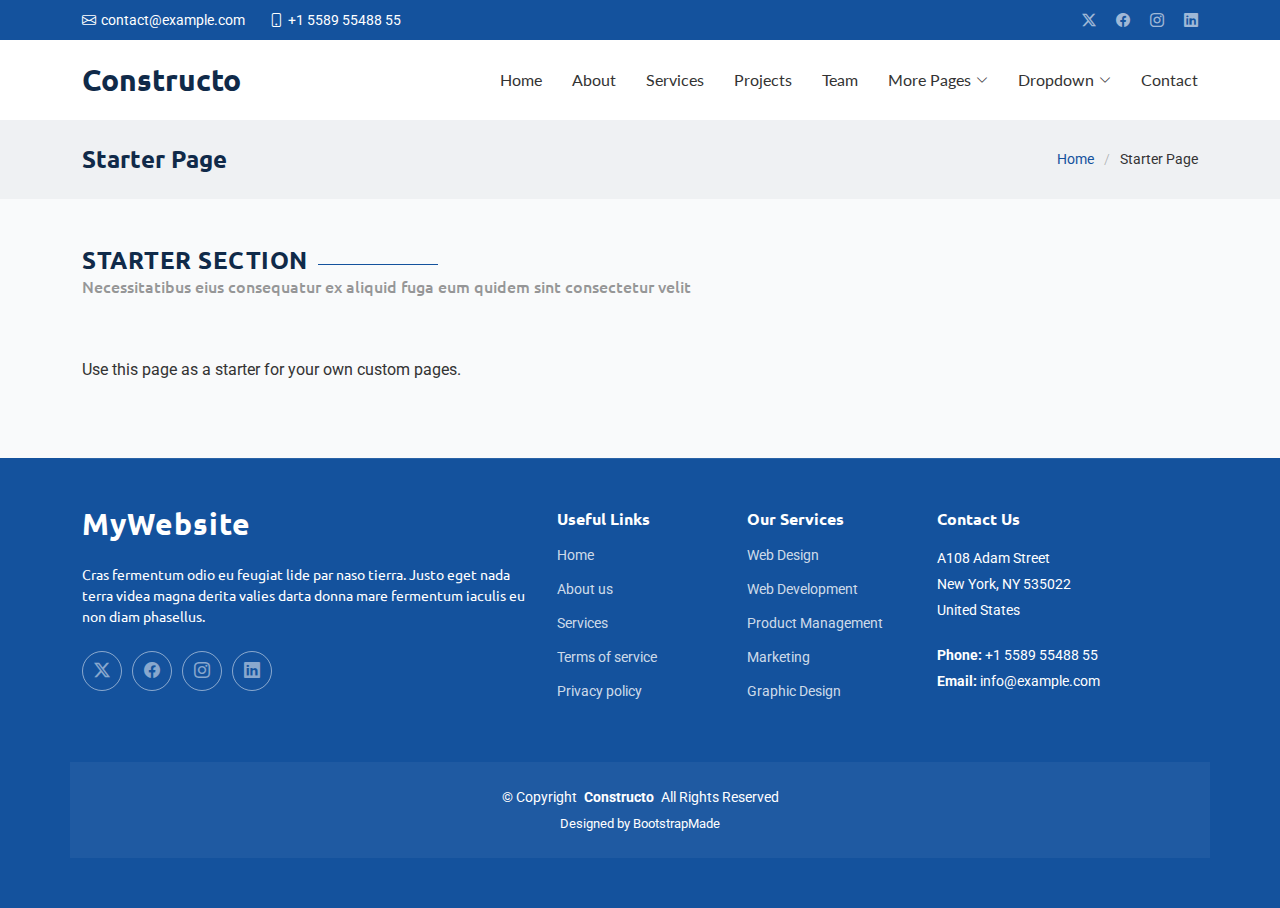
<file: starter-page.html>
<!DOCTYPE html>
<html lang="en">

<head>
  <meta charset="utf-8">
  <meta content="width=device-width, initial-scale=1.0" name="viewport">
  <title>Starter Page - Constructo Bootstrap Template</title>
  <meta name="description" content="">
  <meta name="keywords" content="">

  <!-- Favicons -->
  <link href="assets/img/favicon.png" rel="icon">
  <link href="assets/img/apple-touch-icon.png" rel="apple-touch-icon">

  <!-- Fonts -->
  <link href="https://fonts.googleapis.com" rel="preconnect">
  <link href="https://fonts.gstatic.com" rel="preconnect" crossorigin>
  <link href="https://fonts.googleapis.com/css2?family=Roboto:ital,wght@0,100;0,300;0,400;0,500;0,700;0,900;1,100;1,300;1,400;1,500;1,700;1,900&family=Lato:ital,wght@0,100;0,300;0,400;0,700;0,900;1,100;1,300;1,400;1,700;1,900&family=Ubuntu:ital,wght@0,300;0,400;0,500;0,700;1,300;1,400;1,500;1,700&display=swap" rel="stylesheet">

  <!-- Vendor CSS Files -->
  <link href="assets/vendor/bootstrap/css/bootstrap.min.css" rel="stylesheet">
  <link href="assets/vendor/bootstrap-icons/bootstrap-icons.css" rel="stylesheet">
  <link href="assets/vendor/aos/aos.css" rel="stylesheet">
  <link href="assets/vendor/swiper/swiper-bundle.min.css" rel="stylesheet">
  <link href="assets/vendor/glightbox/css/glightbox.min.css" rel="stylesheet">

  <!-- Main CSS File -->
  <link href="assets/css/main.css" rel="stylesheet">

  <!-- =======================================================
  * Template Name: Constructo
  * Template URL: https://bootstrapmade.com/constructo-bootstrap-construction-template/
  * Updated: Aug 30 2025 with Bootstrap v5.3.8
  * Author: BootstrapMade.com
  * License: https://bootstrapmade.com/license/
  ======================================================== -->
</head>

<body class="starter-page-page">

  <header id="header" class="header sticky-top">

    <div class="topbar d-flex align-items-center dark-background">
      <div class="container d-flex justify-content-center justify-content-md-between">
        <div class="contact-info d-flex align-items-center">
          <i class="bi bi-envelope d-flex align-items-center"><a href="mailto:contact@example.com">contact@example.com</a></i>
          <i class="bi bi-phone d-flex align-items-center ms-4"><span>+1 5589 55488 55</span></i>
        </div>
        <div class="social-links d-none d-md-flex align-items-center">
          <a href="#" class="twitter"><i class="bi bi-twitter-x"></i></a>
          <a href="#" class="facebook"><i class="bi bi-facebook"></i></a>
          <a href="#" class="instagram"><i class="bi bi-instagram"></i></a>
          <a href="#" class="linkedin"><i class="bi bi-linkedin"></i></a>
        </div>
      </div>
    </div><!-- End Top Bar -->

    <div class="branding d-flex align-items-cente">

      <div class="container position-relative d-flex align-items-center justify-content-between">
        <a href="index.html" class="logo d-flex align-items-center">
          <!-- Uncomment the line below if you also wish to use an image logo -->
          <!-- <img src="assets/img/logo.webp" alt=""> -->
          <h1 class="sitename">Constructo</h1>
        </a>

        <nav id="navmenu" class="navmenu">
          <ul>
            <li><a href="index.html">Home</a></li>
            <li><a href="about.html">About</a></li>
            <li><a href="services.html">Services</a></li>
            <li><a href="projects.html">Projects</a></li>
            <li><a href="team.html">Team</a></li>
            <li class="dropdown"><a href="#"><span>More Pages</span> <i class="bi bi-chevron-down toggle-dropdown"></i></a>
              <ul>
                <li><a href="service-details.html">Service Details</a></li>
                <li><a href="project-details.html">Project Details</a></li>
                <li><a href="quote.html">Quote Form</a></li>
                <li><a href="terms.html">Terms</a></li>
                <li><a href="privacy.html">Privacy</a></li>
                <li><a href="404.html">404</a></li>
              </ul>
            </li>
            <li class="dropdown"><a href="#"><span>Dropdown</span> <i class="bi bi-chevron-down toggle-dropdown"></i></a>
              <ul>
                <li><a href="#">Dropdown 1</a></li>
                <li class="dropdown"><a href="#"><span>Deep Dropdown</span> <i class="bi bi-chevron-down toggle-dropdown"></i></a>
                  <ul>
                    <li><a href="#">Deep Dropdown 1</a></li>
                    <li><a href="#">Deep Dropdown 2</a></li>
                    <li><a href="#">Deep Dropdown 3</a></li>
                    <li><a href="#">Deep Dropdown 4</a></li>
                    <li><a href="#">Deep Dropdown 5</a></li>
                  </ul>
                </li>
                <li><a href="#">Dropdown 2</a></li>
                <li><a href="#">Dropdown 3</a></li>
                <li><a href="#">Dropdown 4</a></li>
              </ul>
            </li>
            <li><a href="contact.html">Contact</a></li>
          </ul>
          <i class="mobile-nav-toggle d-xl-none bi bi-list"></i>
        </nav>

      </div>

    </div>

  </header>

  <main class="main">

    <!-- Page Title -->
    <div class="page-title light-background">
      <div class="container d-lg-flex justify-content-between align-items-center">
        <h1 class="mb-2 mb-lg-0">Starter Page</h1>
        <nav class="breadcrumbs">
          <ol>
            <li><a href="index.html">Home</a></li>
            <li class="current">Starter Page</li>
          </ol>
        </nav>
      </div>
    </div><!-- End Page Title -->

    <!-- Starter Section Section -->
    <section id="starter-section" class="starter-section section">

      <!-- Section Title -->
      <div class="container section-title">
        <h2>Starter Section</h2>
        <p>Necessitatibus eius consequatur ex aliquid fuga eum quidem sint consectetur velit</p>
      </div><!-- End Section Title -->

      <div class="container" data-aos="fade-up">
        <p>Use this page as a starter for your own custom pages.</p>
      </div>

    </section><!-- /Starter Section Section -->

  </main>

  <footer id="footer" class="footer dark-background">

    <div class="container footer-top">
      <div class="row gy-4">
        <div class="col-lg-5 col-md-12 footer-about">
          <a href="index.html" class="logo d-flex align-items-center">
            <span class="sitename">MyWebsite</span>
          </a>
          <p>Cras fermentum odio eu feugiat lide par naso tierra. Justo eget nada terra videa magna derita valies darta donna mare fermentum iaculis eu non diam phasellus.</p>
          <div class="social-links d-flex mt-4">
            <a href=""><i class="bi bi-twitter-x"></i></a>
            <a href=""><i class="bi bi-facebook"></i></a>
            <a href=""><i class="bi bi-instagram"></i></a>
            <a href=""><i class="bi bi-linkedin"></i></a>
          </div>
        </div>

        <div class="col-lg-2 col-6 footer-links">
          <h4>Useful Links</h4>
          <ul>
            <li><a href="#">Home</a></li>
            <li><a href="#">About us</a></li>
            <li><a href="#">Services</a></li>
            <li><a href="#">Terms of service</a></li>
            <li><a href="#">Privacy policy</a></li>
          </ul>
        </div>

        <div class="col-lg-2 col-6 footer-links">
          <h4>Our Services</h4>
          <ul>
            <li><a href="#">Web Design</a></li>
            <li><a href="#">Web Development</a></li>
            <li><a href="#">Product Management</a></li>
            <li><a href="#">Marketing</a></li>
            <li><a href="#">Graphic Design</a></li>
          </ul>
        </div>

        <div class="col-lg-3 col-md-12 footer-contact text-center text-md-start">
          <h4>Contact Us</h4>
          <p>A108 Adam Street</p>
          <p>New York, NY 535022</p>
          <p>United States</p>
          <p class="mt-4"><strong>Phone:</strong> <span>+1 5589 55488 55</span></p>
          <p><strong>Email:</strong> <span>info@example.com</span></p>
        </div>

      </div>
    </div>

    <div class="container copyright text-center mt-4">
      <p>© <span>Copyright</span> <strong class="px-1 sitename">Constructo</strong> <span>All Rights Reserved</span></p>
      <div class="credits">
        <!-- All the links in the footer should remain intact. -->
        <!-- You can delete the links only if you've purchased the pro version. -->
        <!-- Licensing information: https://bootstrapmade.com/license/ -->
        <!-- Purchase the pro version with working PHP/AJAX contact form: [buy-url] -->
        Designed by <a href="https://bootstrapmade.com/">BootstrapMade</a>
      </div>
    </div>

  </footer>

  <!-- Scroll Top -->
  <a href="#" id="scroll-top" class="scroll-top d-flex align-items-center justify-content-center"><i class="bi bi-arrow-up-short"></i></a>

  <!-- Preloader -->
  <div id="preloader"></div>

  <!-- Vendor JS Files -->
  <script src="assets/vendor/bootstrap/js/bootstrap.bundle.min.js"></script>
  <script src="assets/vendor/php-email-form/validate.js"></script>
  <script src="assets/vendor/aos/aos.js"></script>
  <script src="assets/vendor/swiper/swiper-bundle.min.js"></script>
  <script src="assets/vendor/glightbox/js/glightbox.min.js"></script>

  <!-- Main JS File -->
  <script src="assets/js/main.js"></script>

</body>

</html>
</file>
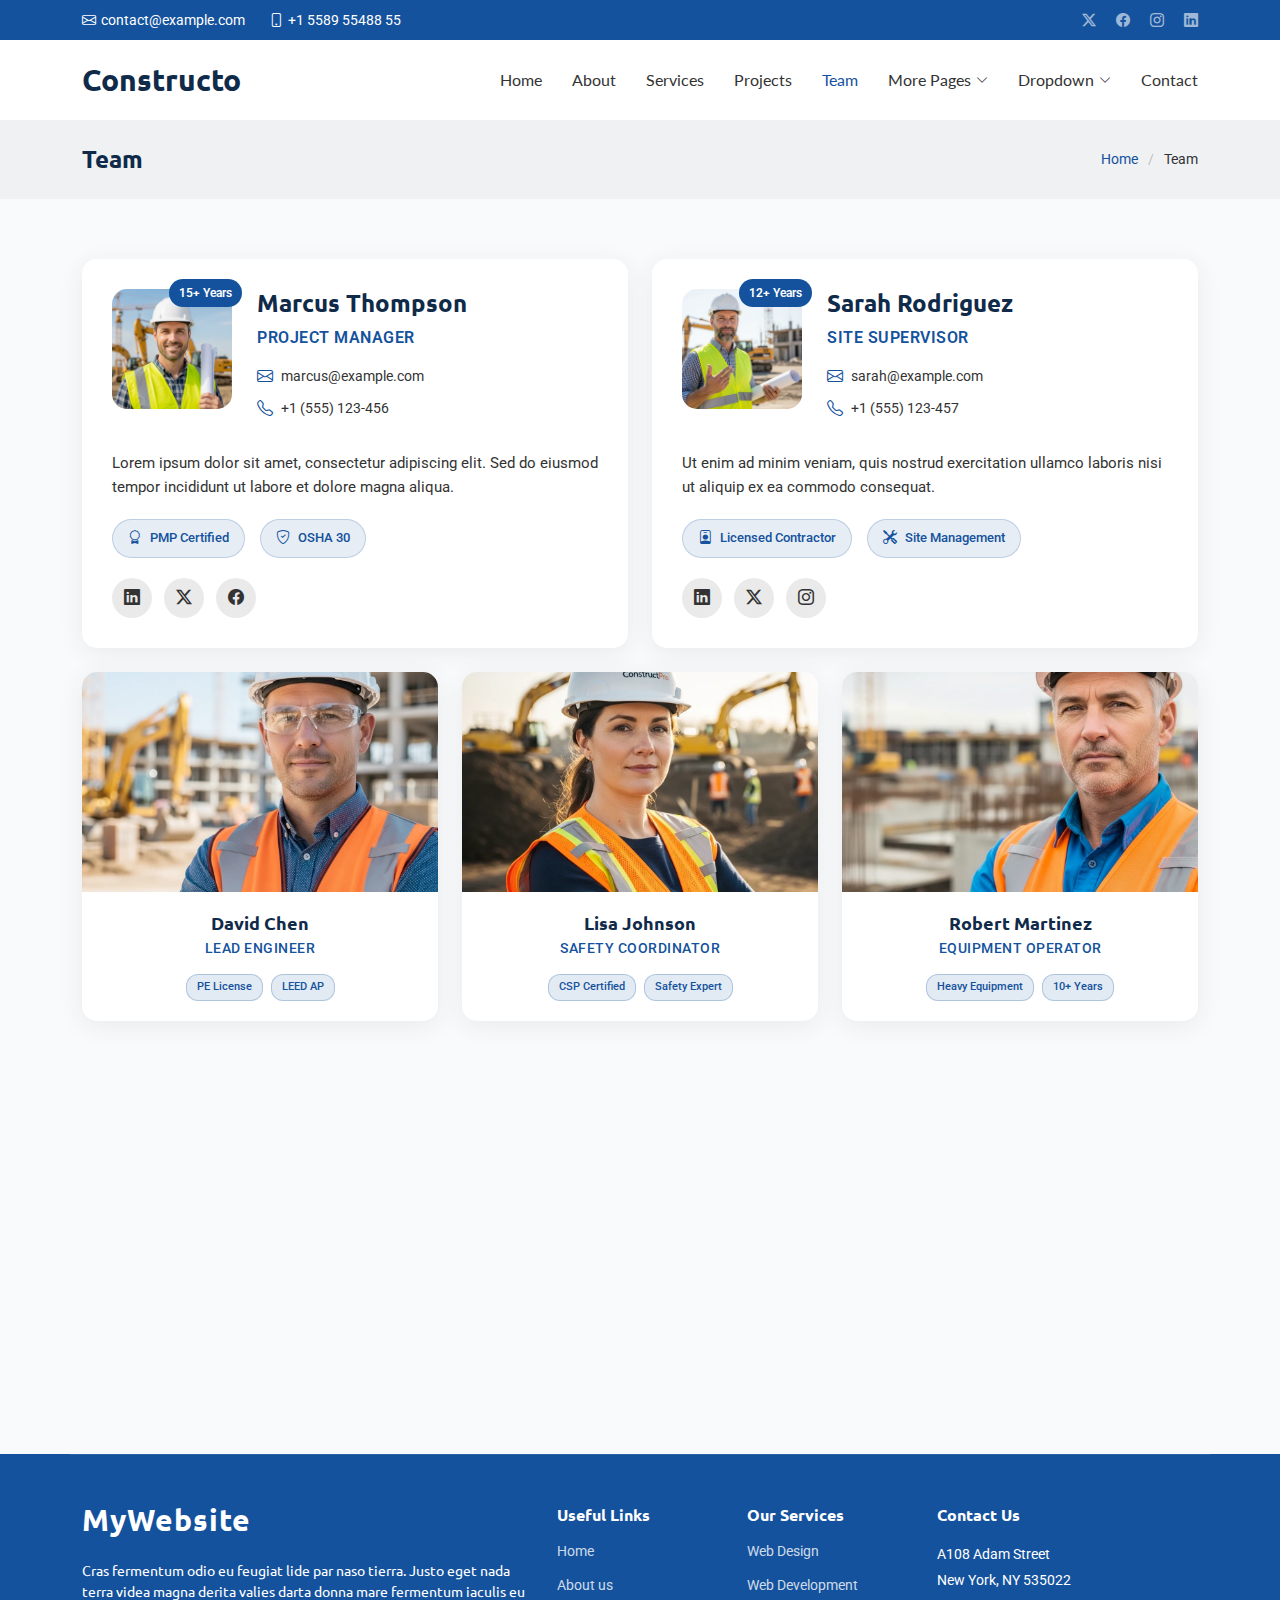
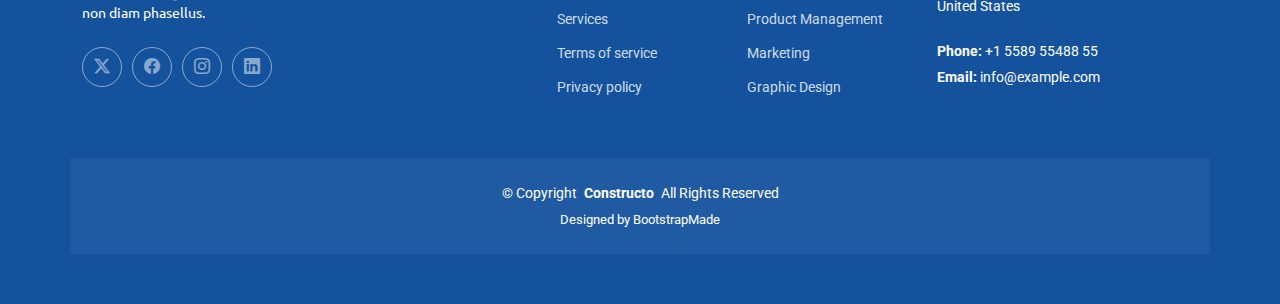
<file: team.html>
<!DOCTYPE html>
<html lang="en">

<head>
  <meta charset="utf-8">
  <meta content="width=device-width, initial-scale=1.0" name="viewport">
  <title>Team - Constructo Bootstrap Template</title>
  <meta name="description" content="">
  <meta name="keywords" content="">

  <!-- Favicons -->
  <link href="assets/img/favicon.png" rel="icon">
  <link href="assets/img/apple-touch-icon.png" rel="apple-touch-icon">

  <!-- Fonts -->
  <link href="https://fonts.googleapis.com" rel="preconnect">
  <link href="https://fonts.gstatic.com" rel="preconnect" crossorigin>
  <link href="https://fonts.googleapis.com/css2?family=Roboto:ital,wght@0,100;0,300;0,400;0,500;0,700;0,900;1,100;1,300;1,400;1,500;1,700;1,900&family=Lato:ital,wght@0,100;0,300;0,400;0,700;0,900;1,100;1,300;1,400;1,700;1,900&family=Ubuntu:ital,wght@0,300;0,400;0,500;0,700;1,300;1,400;1,500;1,700&display=swap" rel="stylesheet">

  <!-- Vendor CSS Files -->
  <link href="assets/vendor/bootstrap/css/bootstrap.min.css" rel="stylesheet">
  <link href="assets/vendor/bootstrap-icons/bootstrap-icons.css" rel="stylesheet">
  <link href="assets/vendor/aos/aos.css" rel="stylesheet">
  <link href="assets/vendor/swiper/swiper-bundle.min.css" rel="stylesheet">
  <link href="assets/vendor/glightbox/css/glightbox.min.css" rel="stylesheet">

  <!-- Main CSS File -->
  <link href="assets/css/main.css" rel="stylesheet">

  <!-- =======================================================
  * Template Name: Constructo
  * Template URL: https://bootstrapmade.com/constructo-bootstrap-construction-template/
  * Updated: Aug 30 2025 with Bootstrap v5.3.8
  * Author: BootstrapMade.com
  * License: https://bootstrapmade.com/license/
  ======================================================== -->
</head>

<body class="team-page">

  <header id="header" class="header sticky-top">

    <div class="topbar d-flex align-items-center dark-background">
      <div class="container d-flex justify-content-center justify-content-md-between">
        <div class="contact-info d-flex align-items-center">
          <i class="bi bi-envelope d-flex align-items-center"><a href="mailto:contact@example.com">contact@example.com</a></i>
          <i class="bi bi-phone d-flex align-items-center ms-4"><span>+1 5589 55488 55</span></i>
        </div>
        <div class="social-links d-none d-md-flex align-items-center">
          <a href="#" class="twitter"><i class="bi bi-twitter-x"></i></a>
          <a href="#" class="facebook"><i class="bi bi-facebook"></i></a>
          <a href="#" class="instagram"><i class="bi bi-instagram"></i></a>
          <a href="#" class="linkedin"><i class="bi bi-linkedin"></i></a>
        </div>
      </div>
    </div><!-- End Top Bar -->

    <div class="branding d-flex align-items-cente">

      <div class="container position-relative d-flex align-items-center justify-content-between">
        <a href="index.html" class="logo d-flex align-items-center">
          <!-- Uncomment the line below if you also wish to use an image logo -->
          <!-- <img src="assets/img/logo.webp" alt=""> -->
          <h1 class="sitename">Constructo</h1>
        </a>

        <nav id="navmenu" class="navmenu">
          <ul>
            <li><a href="index.html">Home</a></li>
            <li><a href="about.html">About</a></li>
            <li><a href="services.html">Services</a></li>
            <li><a href="projects.html">Projects</a></li>
            <li><a href="team.html" class="active">Team</a></li>
            <li class="dropdown"><a href="#"><span>More Pages</span> <i class="bi bi-chevron-down toggle-dropdown"></i></a>
              <ul>
                <li><a href="service-details.html">Service Details</a></li>
                <li><a href="project-details.html">Project Details</a></li>
                <li><a href="quote.html">Quote Form</a></li>
                <li><a href="terms.html">Terms</a></li>
                <li><a href="privacy.html">Privacy</a></li>
                <li><a href="404.html">404</a></li>
              </ul>
            </li>
            <li class="dropdown"><a href="#"><span>Dropdown</span> <i class="bi bi-chevron-down toggle-dropdown"></i></a>
              <ul>
                <li><a href="#">Dropdown 1</a></li>
                <li class="dropdown"><a href="#"><span>Deep Dropdown</span> <i class="bi bi-chevron-down toggle-dropdown"></i></a>
                  <ul>
                    <li><a href="#">Deep Dropdown 1</a></li>
                    <li><a href="#">Deep Dropdown 2</a></li>
                    <li><a href="#">Deep Dropdown 3</a></li>
                    <li><a href="#">Deep Dropdown 4</a></li>
                    <li><a href="#">Deep Dropdown 5</a></li>
                  </ul>
                </li>
                <li><a href="#">Dropdown 2</a></li>
                <li><a href="#">Dropdown 3</a></li>
                <li><a href="#">Dropdown 4</a></li>
              </ul>
            </li>
            <li><a href="contact.html">Contact</a></li>
          </ul>
          <i class="mobile-nav-toggle d-xl-none bi bi-list"></i>
        </nav>

      </div>

    </div>

  </header>

  <main class="main">

    <!-- Page Title -->
    <div class="page-title light-background">
      <div class="container d-lg-flex justify-content-between align-items-center">
        <h1 class="mb-2 mb-lg-0">Team</h1>
        <nav class="breadcrumbs">
          <ol>
            <li><a href="index.html">Home</a></li>
            <li class="current">Team</li>
          </ol>
        </nav>
      </div>
    </div><!-- End Page Title -->

    <!-- Team Section -->
    <section id="team" class="team section">

      <div class="container" data-aos="fade-up" data-aos-delay="100">

        <div class="row gy-4">

          <div class="col-lg-6" data-aos="fade-up" data-aos-delay="100">
            <div class="team-card featured">
              <div class="team-header">
                <div class="team-image">
                  <img src="assets/img/construction/team-1.webp" class="img-fluid" alt="">
                  <div class="experience-badge">15+ Years</div>
                </div>
                <div class="team-info">
                  <h4>Marcus Thompson</h4>
                  <span class="position">Project Manager</span>
                  <div class="contact-info">
                    <a href="mailto:marcus@example.com"><i class="bi bi-envelope"></i> marcus@example.com</a>
                    <a href="tel:+1555123456"><i class="bi bi-telephone"></i> +1 (555) 123-456</a>
                  </div>
                </div>
              </div>
              <div class="team-details">
                <p>Lorem ipsum dolor sit amet, consectetur adipiscing elit. Sed do eiusmod tempor incididunt ut labore et dolore magna aliqua.</p>
                <div class="credentials">
                  <div class="cred-item">
                    <i class="bi bi-award"></i>
                    <span>PMP Certified</span>
                  </div>
                  <div class="cred-item">
                    <i class="bi bi-shield-check"></i>
                    <span>OSHA 30</span>
                  </div>
                </div>
                <div class="social-links">
                  <a href="#"><i class="bi bi-linkedin"></i></a>
                  <a href="#"><i class="bi bi-twitter-x"></i></a>
                  <a href="#"><i class="bi bi-facebook"></i></a>
                </div>
              </div>
            </div>
          </div><!-- End Featured Team Member -->

          <div class="col-lg-6" data-aos="fade-up" data-aos-delay="200">
            <div class="team-card featured">
              <div class="team-header">
                <div class="team-image">
                  <img src="assets/img/construction/team-2.webp" class="img-fluid" alt="">
                  <div class="experience-badge">12+ Years</div>
                </div>
                <div class="team-info">
                  <h4>Sarah Rodriguez</h4>
                  <span class="position">Site Supervisor</span>
                  <div class="contact-info">
                    <a href="mailto:sarah@example.com"><i class="bi bi-envelope"></i> sarah@example.com</a>
                    <a href="tel:+1555123457"><i class="bi bi-telephone"></i> +1 (555) 123-457</a>
                  </div>
                </div>
              </div>
              <div class="team-details">
                <p>Ut enim ad minim veniam, quis nostrud exercitation ullamco laboris nisi ut aliquip ex ea commodo consequat.</p>
                <div class="credentials">
                  <div class="cred-item">
                    <i class="bi bi-person-badge"></i>
                    <span>Licensed Contractor</span>
                  </div>
                  <div class="cred-item">
                    <i class="bi bi-tools"></i>
                    <span>Site Management</span>
                  </div>
                </div>
                <div class="social-links">
                  <a href="#"><i class="bi bi-linkedin"></i></a>
                  <a href="#"><i class="bi bi-twitter-x"></i></a>
                  <a href="#"><i class="bi bi-instagram"></i></a>
                </div>
              </div>
            </div>
          </div><!-- End Featured Team Member -->

          <div class="col-lg-4 col-md-6" data-aos="fade-up" data-aos-delay="300">
            <div class="team-card compact">
              <div class="member-photo">
                <img src="assets/img/construction/team-3.webp" class="img-fluid" alt="">
                <div class="hover-overlay">
                  <div class="overlay-content">
                    <h5>David Chen</h5>
                    <span>Lead Engineer</span>
                    <div class="quick-contact">
                      <a href="#"><i class="bi bi-envelope"></i></a>
                      <a href="#"><i class="bi bi-telephone"></i></a>
                      <a href="#"><i class="bi bi-linkedin"></i></a>
                    </div>
                  </div>
                </div>
              </div>
              <div class="member-summary">
                <h5>David Chen</h5>
                <span>Lead Engineer</span>
                <div class="skills">
                  <span class="skill-tag">PE License</span>
                  <span class="skill-tag">LEED AP</span>
                </div>
              </div>
            </div>
          </div><!-- End Compact Team Member -->

          <div class="col-lg-4 col-md-6" data-aos="fade-up" data-aos-delay="400">
            <div class="team-card compact">
              <div class="member-photo">
                <img src="assets/img/construction/team-4.webp" class="img-fluid" alt="">
                <div class="hover-overlay">
                  <div class="overlay-content">
                    <h5>Lisa Johnson</h5>
                    <span>Safety Coordinator</span>
                    <div class="quick-contact">
                      <a href="#"><i class="bi bi-envelope"></i></a>
                      <a href="#"><i class="bi bi-telephone"></i></a>
                      <a href="#"><i class="bi bi-linkedin"></i></a>
                    </div>
                  </div>
                </div>
              </div>
              <div class="member-summary">
                <h5>Lisa Johnson</h5>
                <span>Safety Coordinator</span>
                <div class="skills">
                  <span class="skill-tag">CSP Certified</span>
                  <span class="skill-tag">Safety Expert</span>
                </div>
              </div>
            </div>
          </div><!-- End Compact Team Member -->

          <div class="col-lg-4 col-md-6" data-aos="fade-up" data-aos-delay="100">
            <div class="team-card compact">
              <div class="member-photo">
                <img src="assets/img/construction/team-5.webp" class="img-fluid" alt="">
                <div class="hover-overlay">
                  <div class="overlay-content">
                    <h5>Robert Martinez</h5>
                    <span>Equipment Operator</span>
                    <div class="quick-contact">
                      <a href="#"><i class="bi bi-envelope"></i></a>
                      <a href="#"><i class="bi bi-telephone"></i></a>
                      <a href="#"><i class="bi bi-linkedin"></i></a>
                    </div>
                  </div>
                </div>
              </div>
              <div class="member-summary">
                <h5>Robert Martinez</h5>
                <span>Equipment Operator</span>
                <div class="skills">
                  <span class="skill-tag">Heavy Equipment</span>
                  <span class="skill-tag">10+ Years</span>
                </div>
              </div>
            </div>
          </div><!-- End Compact Team Member -->

          <div class="col-lg-4 col-md-6" data-aos="fade-up" data-aos-delay="200">
            <div class="team-card compact">
              <div class="member-photo">
                <img src="assets/img/construction/team-6.webp" class="img-fluid" alt="">
                <div class="hover-overlay">
                  <div class="overlay-content">
                    <h5>Emily Davis</h5>
                    <span>Quality Control Specialist</span>
                    <div class="quick-contact">
                      <a href="#"><i class="bi bi-envelope"></i></a>
                      <a href="#"><i class="bi bi-telephone"></i></a>
                      <a href="#"><i class="bi bi-linkedin"></i></a>
                    </div>
                  </div>
                </div>
              </div>
              <div class="member-summary">
                <h5>Emily Davis</h5>
                <span>Quality Control Specialist</span>
                <div class="skills">
                  <span class="skill-tag">Quality Assurance</span>
                  <span class="skill-tag">Certified</span>
                </div>
              </div>
            </div>
          </div><!-- End Compact Team Member -->

          <div class="col-lg-4 col-md-6" data-aos="fade-up" data-aos-delay="300">
            <div class="team-card compact">
              <div class="member-photo">
                <img src="assets/img/construction/team-7.webp" class="img-fluid" alt="">
                <div class="hover-overlay">
                  <div class="overlay-content">
                    <h5>James Wilson</h5>
                    <span>Foreman</span>
                    <div class="quick-contact">
                      <a href="#"><i class="bi bi-envelope"></i></a>
                      <a href="#"><i class="bi bi-telephone"></i></a>
                      <a href="#"><i class="bi bi-linkedin"></i></a>
                    </div>
                  </div>
                </div>
              </div>
              <div class="member-summary">
                <h5>James Wilson</h5>
                <span>Foreman</span>
                <div class="skills">
                  <span class="skill-tag">Supervisor</span>
                  <span class="skill-tag">Leadership</span>
                </div>
              </div>
            </div>
          </div><!-- End Compact Team Member -->

          <div class="col-lg-4 col-md-6" data-aos="fade-up" data-aos-delay="400">
            <div class="team-card compact">
              <div class="member-photo">
                <img src="assets/img/construction/team-8.webp" class="img-fluid" alt="">
                <div class="hover-overlay">
                  <div class="overlay-content">
                    <h5>Amanda Taylor</h5>
                    <span>Estimator</span>
                    <div class="quick-contact">
                      <a href="#"><i class="bi bi-envelope"></i></a>
                      <a href="#"><i class="bi bi-telephone"></i></a>
                      <a href="#"><i class="bi bi-linkedin"></i></a>
                    </div>
                  </div>
                </div>
              </div>
              <div class="member-summary">
                <h5>Amanda Taylor</h5>
                <span>Estimator</span>
                <div class="skills">
                  <span class="skill-tag">Cost Professional</span>
                  <span class="skill-tag">Analytics</span>
                </div>
              </div>
            </div>
          </div><!-- End Compact Team Member -->

        </div>

      </div>

    </section><!-- /Team Section -->

  </main>

  <footer id="footer" class="footer dark-background">

    <div class="container footer-top">
      <div class="row gy-4">
        <div class="col-lg-5 col-md-12 footer-about">
          <a href="index.html" class="logo d-flex align-items-center">
            <span class="sitename">MyWebsite</span>
          </a>
          <p>Cras fermentum odio eu feugiat lide par naso tierra. Justo eget nada terra videa magna derita valies darta donna mare fermentum iaculis eu non diam phasellus.</p>
          <div class="social-links d-flex mt-4">
            <a href=""><i class="bi bi-twitter-x"></i></a>
            <a href=""><i class="bi bi-facebook"></i></a>
            <a href=""><i class="bi bi-instagram"></i></a>
            <a href=""><i class="bi bi-linkedin"></i></a>
          </div>
        </div>

        <div class="col-lg-2 col-6 footer-links">
          <h4>Useful Links</h4>
          <ul>
            <li><a href="#">Home</a></li>
            <li><a href="#">About us</a></li>
            <li><a href="#">Services</a></li>
            <li><a href="#">Terms of service</a></li>
            <li><a href="#">Privacy policy</a></li>
          </ul>
        </div>

        <div class="col-lg-2 col-6 footer-links">
          <h4>Our Services</h4>
          <ul>
            <li><a href="#">Web Design</a></li>
            <li><a href="#">Web Development</a></li>
            <li><a href="#">Product Management</a></li>
            <li><a href="#">Marketing</a></li>
            <li><a href="#">Graphic Design</a></li>
          </ul>
        </div>

        <div class="col-lg-3 col-md-12 footer-contact text-center text-md-start">
          <h4>Contact Us</h4>
          <p>A108 Adam Street</p>
          <p>New York, NY 535022</p>
          <p>United States</p>
          <p class="mt-4"><strong>Phone:</strong> <span>+1 5589 55488 55</span></p>
          <p><strong>Email:</strong> <span>info@example.com</span></p>
        </div>

      </div>
    </div>

    <div class="container copyright text-center mt-4">
      <p>© <span>Copyright</span> <strong class="px-1 sitename">Constructo</strong> <span>All Rights Reserved</span></p>
      <div class="credits">
        <!-- All the links in the footer should remain intact. -->
        <!-- You can delete the links only if you've purchased the pro version. -->
        <!-- Licensing information: https://bootstrapmade.com/license/ -->
        <!-- Purchase the pro version with working PHP/AJAX contact form: [buy-url] -->
        Designed by <a href="https://bootstrapmade.com/">BootstrapMade</a>
      </div>
    </div>

  </footer>

  <!-- Scroll Top -->
  <a href="#" id="scroll-top" class="scroll-top d-flex align-items-center justify-content-center"><i class="bi bi-arrow-up-short"></i></a>

  <!-- Preloader -->
  <div id="preloader"></div>

  <!-- Vendor JS Files -->
  <script src="assets/vendor/bootstrap/js/bootstrap.bundle.min.js"></script>
  <script src="assets/vendor/php-email-form/validate.js"></script>
  <script src="assets/vendor/aos/aos.js"></script>
  <script src="assets/vendor/swiper/swiper-bundle.min.js"></script>
  <script src="assets/vendor/glightbox/js/glightbox.min.js"></script>

  <!-- Main JS File -->
  <script src="assets/js/main.js"></script>

</body>

</html>
</file>
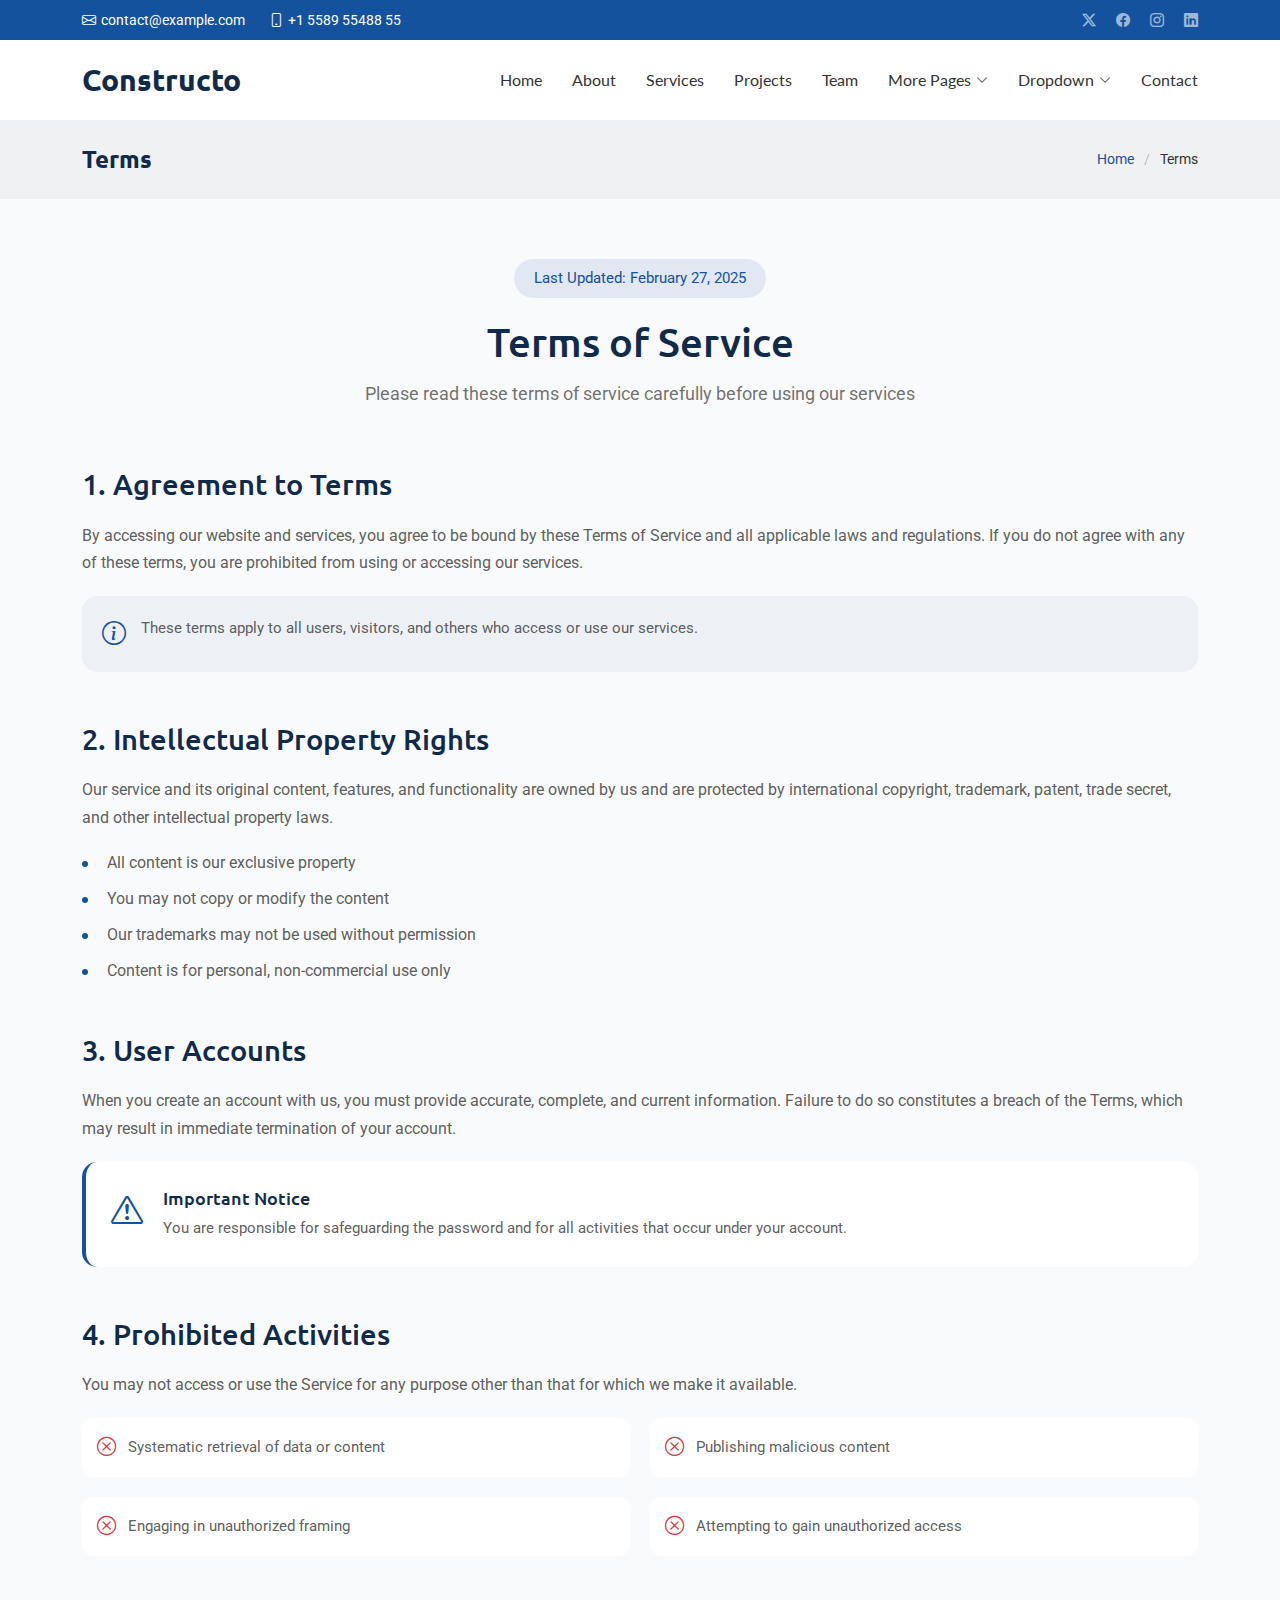
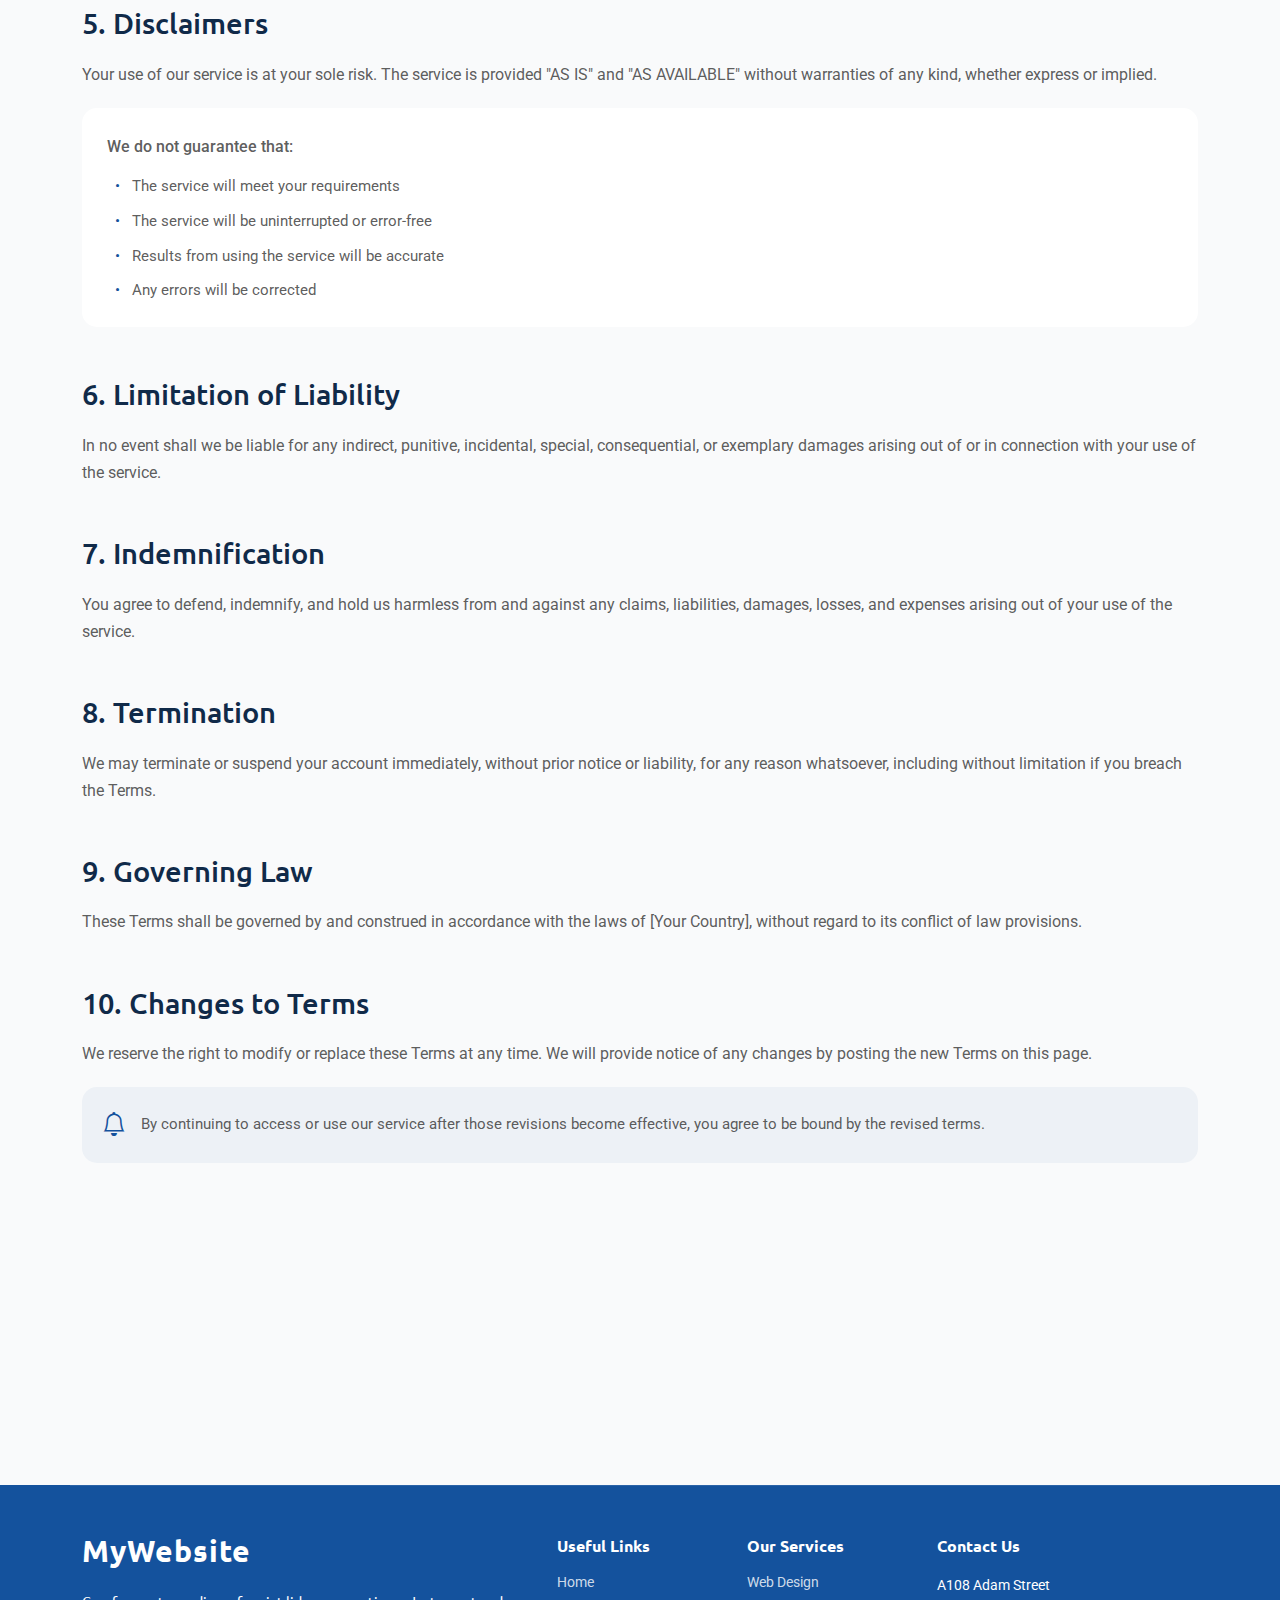
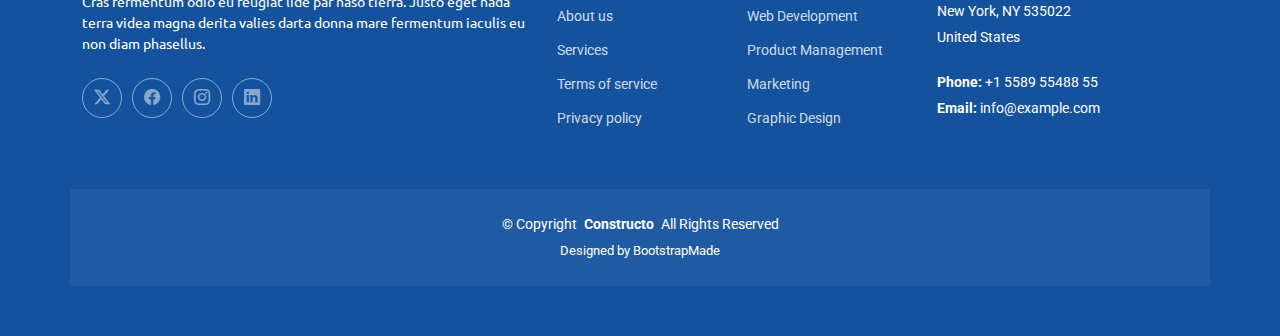
<file: terms.html>
<!DOCTYPE html>
<html lang="en">

<head>
  <meta charset="utf-8">
  <meta content="width=device-width, initial-scale=1.0" name="viewport">
  <title>Terms - Constructo Bootstrap Template</title>
  <meta name="description" content="">
  <meta name="keywords" content="">

  <!-- Favicons -->
  <link href="assets/img/favicon.png" rel="icon">
  <link href="assets/img/apple-touch-icon.png" rel="apple-touch-icon">

  <!-- Fonts -->
  <link href="https://fonts.googleapis.com" rel="preconnect">
  <link href="https://fonts.gstatic.com" rel="preconnect" crossorigin>
  <link href="https://fonts.googleapis.com/css2?family=Roboto:ital,wght@0,100;0,300;0,400;0,500;0,700;0,900;1,100;1,300;1,400;1,500;1,700;1,900&family=Lato:ital,wght@0,100;0,300;0,400;0,700;0,900;1,100;1,300;1,400;1,700;1,900&family=Ubuntu:ital,wght@0,300;0,400;0,500;0,700;1,300;1,400;1,500;1,700&display=swap" rel="stylesheet">

  <!-- Vendor CSS Files -->
  <link href="assets/vendor/bootstrap/css/bootstrap.min.css" rel="stylesheet">
  <link href="assets/vendor/bootstrap-icons/bootstrap-icons.css" rel="stylesheet">
  <link href="assets/vendor/aos/aos.css" rel="stylesheet">
  <link href="assets/vendor/swiper/swiper-bundle.min.css" rel="stylesheet">
  <link href="assets/vendor/glightbox/css/glightbox.min.css" rel="stylesheet">

  <!-- Main CSS File -->
  <link href="assets/css/main.css" rel="stylesheet">

  <!-- =======================================================
  * Template Name: Constructo
  * Template URL: https://bootstrapmade.com/constructo-bootstrap-construction-template/
  * Updated: Aug 30 2025 with Bootstrap v5.3.8
  * Author: BootstrapMade.com
  * License: https://bootstrapmade.com/license/
  ======================================================== -->
</head>

<body class="terms-page">

  <header id="header" class="header sticky-top">

    <div class="topbar d-flex align-items-center dark-background">
      <div class="container d-flex justify-content-center justify-content-md-between">
        <div class="contact-info d-flex align-items-center">
          <i class="bi bi-envelope d-flex align-items-center"><a href="mailto:contact@example.com">contact@example.com</a></i>
          <i class="bi bi-phone d-flex align-items-center ms-4"><span>+1 5589 55488 55</span></i>
        </div>
        <div class="social-links d-none d-md-flex align-items-center">
          <a href="#" class="twitter"><i class="bi bi-twitter-x"></i></a>
          <a href="#" class="facebook"><i class="bi bi-facebook"></i></a>
          <a href="#" class="instagram"><i class="bi bi-instagram"></i></a>
          <a href="#" class="linkedin"><i class="bi bi-linkedin"></i></a>
        </div>
      </div>
    </div><!-- End Top Bar -->

    <div class="branding d-flex align-items-cente">

      <div class="container position-relative d-flex align-items-center justify-content-between">
        <a href="index.html" class="logo d-flex align-items-center">
          <!-- Uncomment the line below if you also wish to use an image logo -->
          <!-- <img src="assets/img/logo.webp" alt=""> -->
          <h1 class="sitename">Constructo</h1>
        </a>

        <nav id="navmenu" class="navmenu">
          <ul>
            <li><a href="index.html">Home</a></li>
            <li><a href="about.html">About</a></li>
            <li><a href="services.html">Services</a></li>
            <li><a href="projects.html">Projects</a></li>
            <li><a href="team.html">Team</a></li>
            <li class="dropdown"><a href="#"><span>More Pages</span> <i class="bi bi-chevron-down toggle-dropdown"></i></a>
              <ul>
                <li><a href="service-details.html">Service Details</a></li>
                <li><a href="project-details.html">Project Details</a></li>
                <li><a href="quote.html">Quote Form</a></li>
                <li><a href="terms.html" class="active">Terms</a></li>
                <li><a href="privacy.html">Privacy</a></li>
                <li><a href="404.html">404</a></li>
              </ul>
            </li>
            <li class="dropdown"><a href="#"><span>Dropdown</span> <i class="bi bi-chevron-down toggle-dropdown"></i></a>
              <ul>
                <li><a href="#">Dropdown 1</a></li>
                <li class="dropdown"><a href="#"><span>Deep Dropdown</span> <i class="bi bi-chevron-down toggle-dropdown"></i></a>
                  <ul>
                    <li><a href="#">Deep Dropdown 1</a></li>
                    <li><a href="#">Deep Dropdown 2</a></li>
                    <li><a href="#">Deep Dropdown 3</a></li>
                    <li><a href="#">Deep Dropdown 4</a></li>
                    <li><a href="#">Deep Dropdown 5</a></li>
                  </ul>
                </li>
                <li><a href="#">Dropdown 2</a></li>
                <li><a href="#">Dropdown 3</a></li>
                <li><a href="#">Dropdown 4</a></li>
              </ul>
            </li>
            <li><a href="contact.html">Contact</a></li>
          </ul>
          <i class="mobile-nav-toggle d-xl-none bi bi-list"></i>
        </nav>

      </div>

    </div>

  </header>

  <main class="main">

    <!-- Page Title -->
    <div class="page-title light-background">
      <div class="container d-lg-flex justify-content-between align-items-center">
        <h1 class="mb-2 mb-lg-0">Terms</h1>
        <nav class="breadcrumbs">
          <ol>
            <li><a href="index.html">Home</a></li>
            <li class="current">Terms</li>
          </ol>
        </nav>
      </div>
    </div><!-- End Page Title -->

    <!-- Terms Of Service Section -->
    <section id="terms-of-service" class="terms-of-service section">

      <div class="container" data-aos="fade-up">
        <!-- Page Header -->
        <div class="tos-header text-center" data-aos="fade-up">
          <span class="last-updated">Last Updated: February 27, 2025</span>
          <h2>Terms of Service</h2>
          <p>Please read these terms of service carefully before using our services</p>
        </div>

        <!-- Content -->
        <div class="tos-content" data-aos="fade-up" data-aos-delay="200">
          <!-- Agreement Section -->
          <div id="agreement" class="content-section">
            <h3>1. Agreement to Terms</h3>
            <p>By accessing our website and services, you agree to be bound by these Terms of Service and all applicable laws and regulations. If you do not agree with any of these terms, you are prohibited from using or accessing our services.</p>
            <div class="info-box">
              <i class="bi bi-info-circle"></i>
              <p>These terms apply to all users, visitors, and others who access or use our services.</p>
            </div>
          </div>

          <!-- Intellectual Property -->
          <div id="intellectual-property" class="content-section">
            <h3>2. Intellectual Property Rights</h3>
            <p>Our service and its original content, features, and functionality are owned by us and are protected by international copyright, trademark, patent, trade secret, and other intellectual property laws.</p>
            <ul class="list-items">
              <li>All content is our exclusive property</li>
              <li>You may not copy or modify the content</li>
              <li>Our trademarks may not be used without permission</li>
              <li>Content is for personal, non-commercial use only</li>
            </ul>
          </div>

          <!-- User Accounts -->
          <div id="user-accounts" class="content-section">
            <h3>3. User Accounts</h3>
            <p>When you create an account with us, you must provide accurate, complete, and current information. Failure to do so constitutes a breach of the Terms, which may result in immediate termination of your account.</p>
            <div class="alert-box">
              <i class="bi bi-exclamation-triangle"></i>
              <div class="alert-content">
                <h5>Important Notice</h5>
                <p>You are responsible for safeguarding the password and for all activities that occur under your account.</p>
              </div>
            </div>
          </div>

          <!-- Prohibited Activities -->
          <div id="prohibited" class="content-section">
            <h3>4. Prohibited Activities</h3>
            <p>You may not access or use the Service for any purpose other than that for which we make it available.</p>
            <div class="prohibited-list">
              <div class="prohibited-item">
                <i class="bi bi-x-circle"></i>
                <span>Systematic retrieval of data or content</span>
              </div>
              <div class="prohibited-item">
                <i class="bi bi-x-circle"></i>
                <span>Publishing malicious content</span>
              </div>
              <div class="prohibited-item">
                <i class="bi bi-x-circle"></i>
                <span>Engaging in unauthorized framing</span>
              </div>
              <div class="prohibited-item">
                <i class="bi bi-x-circle"></i>
                <span>Attempting to gain unauthorized access</span>
              </div>
            </div>
          </div>

          <!-- Disclaimers -->
          <div id="disclaimer" class="content-section">
            <h3>5. Disclaimers</h3>
            <p>Your use of our service is at your sole risk. The service is provided "AS IS" and "AS AVAILABLE" without warranties of any kind, whether express or implied.</p>
            <div class="disclaimer-box">
              <p>We do not guarantee that:</p>
              <ul>
                <li>The service will meet your requirements</li>
                <li>The service will be uninterrupted or error-free</li>
                <li>Results from using the service will be accurate</li>
                <li>Any errors will be corrected</li>
              </ul>
            </div>
          </div>

          <!-- Limitation of Liability -->
          <div id="limitation" class="content-section">
            <h3>6. Limitation of Liability</h3>
            <p>In no event shall we be liable for any indirect, punitive, incidental, special, consequential, or exemplary damages arising out of or in connection with your use of the service.</p>
          </div>

          <!-- Indemnification -->
          <div id="indemnification" class="content-section">
            <h3>7. Indemnification</h3>
            <p>You agree to defend, indemnify, and hold us harmless from and against any claims, liabilities, damages, losses, and expenses arising out of your use of the service.</p>
          </div>

          <!-- Termination -->
          <div id="termination" class="content-section">
            <h3>8. Termination</h3>
            <p>We may terminate or suspend your account immediately, without prior notice or liability, for any reason whatsoever, including without limitation if you breach the Terms.</p>
          </div>

          <!-- Governing Law -->
          <div id="governing-law" class="content-section">
            <h3>9. Governing Law</h3>
            <p>These Terms shall be governed by and construed in accordance with the laws of [Your Country], without regard to its conflict of law provisions.</p>
          </div>

          <!-- Changes -->
          <div id="changes" class="content-section">
            <h3>10. Changes to Terms</h3>
            <p>We reserve the right to modify or replace these Terms at any time. We will provide notice of any changes by posting the new Terms on this page.</p>
            <div class="notice-box">
              <i class="bi bi-bell"></i>
              <p>By continuing to access or use our service after those revisions become effective, you agree to be bound by the revised terms.</p>
            </div>
          </div>
        </div>

        <!-- Contact Section -->
        <div class="tos-contact" data-aos="fade-up" data-aos-delay="300">
          <div class="contact-box">
            <div class="contact-icon">
              <i class="bi bi-envelope"></i>
            </div>
            <div class="contact-content">
              <h4>Questions About Terms?</h4>
              <p>If you have any questions about these Terms, please contact us.</p>
              <a href="#" class="contact-link">Contact Support</a>
            </div>
          </div>
        </div>
      </div>

    </section><!-- /Terms Of Service Section -->

  </main>

  <footer id="footer" class="footer dark-background">

    <div class="container footer-top">
      <div class="row gy-4">
        <div class="col-lg-5 col-md-12 footer-about">
          <a href="index.html" class="logo d-flex align-items-center">
            <span class="sitename">MyWebsite</span>
          </a>
          <p>Cras fermentum odio eu feugiat lide par naso tierra. Justo eget nada terra videa magna derita valies darta donna mare fermentum iaculis eu non diam phasellus.</p>
          <div class="social-links d-flex mt-4">
            <a href=""><i class="bi bi-twitter-x"></i></a>
            <a href=""><i class="bi bi-facebook"></i></a>
            <a href=""><i class="bi bi-instagram"></i></a>
            <a href=""><i class="bi bi-linkedin"></i></a>
          </div>
        </div>

        <div class="col-lg-2 col-6 footer-links">
          <h4>Useful Links</h4>
          <ul>
            <li><a href="#">Home</a></li>
            <li><a href="#">About us</a></li>
            <li><a href="#">Services</a></li>
            <li><a href="#">Terms of service</a></li>
            <li><a href="#">Privacy policy</a></li>
          </ul>
        </div>

        <div class="col-lg-2 col-6 footer-links">
          <h4>Our Services</h4>
          <ul>
            <li><a href="#">Web Design</a></li>
            <li><a href="#">Web Development</a></li>
            <li><a href="#">Product Management</a></li>
            <li><a href="#">Marketing</a></li>
            <li><a href="#">Graphic Design</a></li>
          </ul>
        </div>

        <div class="col-lg-3 col-md-12 footer-contact text-center text-md-start">
          <h4>Contact Us</h4>
          <p>A108 Adam Street</p>
          <p>New York, NY 535022</p>
          <p>United States</p>
          <p class="mt-4"><strong>Phone:</strong> <span>+1 5589 55488 55</span></p>
          <p><strong>Email:</strong> <span>info@example.com</span></p>
        </div>

      </div>
    </div>

    <div class="container copyright text-center mt-4">
      <p>© <span>Copyright</span> <strong class="px-1 sitename">Constructo</strong> <span>All Rights Reserved</span></p>
      <div class="credits">
        <!-- All the links in the footer should remain intact. -->
        <!-- You can delete the links only if you've purchased the pro version. -->
        <!-- Licensing information: https://bootstrapmade.com/license/ -->
        <!-- Purchase the pro version with working PHP/AJAX contact form: [buy-url] -->
        Designed by <a href="https://bootstrapmade.com/">BootstrapMade</a>
      </div>
    </div>

  </footer>

  <!-- Scroll Top -->
  <a href="#" id="scroll-top" class="scroll-top d-flex align-items-center justify-content-center"><i class="bi bi-arrow-up-short"></i></a>

  <!-- Preloader -->
  <div id="preloader"></div>

  <!-- Vendor JS Files -->
  <script src="assets/vendor/bootstrap/js/bootstrap.bundle.min.js"></script>
  <script src="assets/vendor/php-email-form/validate.js"></script>
  <script src="assets/vendor/aos/aos.js"></script>
  <script src="assets/vendor/swiper/swiper-bundle.min.js"></script>
  <script src="assets/vendor/glightbox/js/glightbox.min.js"></script>

  <!-- Main JS File -->
  <script src="assets/js/main.js"></script>

</body>

</html>
</file>
<file: assets/css/main.css>
/**
* Template Name: Constructo
* Template URL: https://bootstrapmade.com/constructo-bootstrap-construction-template/
* Updated: Aug 30 2025 with Bootstrap v5.3.8
* Author: BootstrapMade.com
* License: https://bootstrapmade.com/license/
*/

@charset "UTF-8";

/*--------------------------------------------------------------
# Font & Color Variables
# Help: https://bootstrapmade.com/color-system/
--------------------------------------------------------------*/
/* Fonts */
:root {
  --default-font: "Roboto",  system-ui, -apple-system, "Segoe UI", Roboto, "Helvetica Neue", Arial, "Noto Sans", "Liberation Sans", sans-serif, "Apple Color Emoji", "Segoe UI Emoji", "Segoe UI Symbol", "Noto Color Emoji";
  --heading-font: "Ubuntu",  sans-serif;
  --nav-font: "Lato",  sans-serif;
}

/* Global Colors - The following color variables are used throughout the website. Updating them here will change the color scheme of the entire website */
:root { 
  --background-color: #f9fafb; /* Background color for the entire website, including individual sections */
  --default-color: #333333; /* Default color used for the majority of the text content across the entire website */
  --heading-color: #102a49; /* Color for headings, subheadings and title throughout the website */
  --accent-color: #14529d; /* Accent color that represents your brand on the website. It's used for buttons, links, and other elements that need to stand out */
  --surface-color: #ffffff; /* The surface color is used as a background of boxed elements within sections, such as cards, icon boxes, or other elements that require a visual separation from the global background. */
  --contrast-color: #ffffff; /* Contrast color for text, ensuring readability against backgrounds of accent, heading, or default colors. */
}

/* Nav Menu Colors - The following color variables are used specifically for the navigation menu. They are separate from the global colors to allow for more customization options */
:root {
  --nav-color: #333333;  /* The default color of the main navmenu links */
  --nav-hover-color: #14529d; /* Applied to main navmenu links when they are hovered over or active */
  --nav-mobile-background-color: #ffffff; /* Used as the background color for mobile navigation menu */
  --nav-dropdown-background-color: #ffffff; /* Used as the background color for dropdown items that appear when hovering over primary navigation items */
  --nav-dropdown-color: #333333; /* Used for navigation links of the dropdown items in the navigation menu. */
  --nav-dropdown-hover-color: #14529d; /* Similar to --nav-hover-color, this color is applied to dropdown navigation links when they are hovered over. */
}

/* Color Presets - These classes override global colors when applied to any section or element, providing reuse of the sam color scheme. */

.light-background {
  --background-color: #eff1f3;
  --surface-color: #ffffff;
}

.dark-background {
  --background-color: #14529d;
  --default-color: #ffffff;
  --heading-color: #ffffff;
  --accent-color: #ffffff;
  --surface-color: #252525;
  --contrast-color: #ffffff;
}

/* Smooth scroll */
:root {
  scroll-behavior: smooth;
}
.logo-img {
  max-width: 150px;   /* adjust size as needed */
  height: auto;       /* keeps aspect ratio */
}

@media (max-width: 768px) {
  .logo-img {
    max-width: 100px; /* smaller on mobile */
  }
}

/*--------------------------------------------------------------
# General Styling & Shared Classes
--------------------------------------------------------------*/
body {
  color: var(--default-color);
  background-color: var(--background-color);
  font-family: var(--default-font);
}

a {
  color: var(--accent-color);
  text-decoration: none;
  transition: 0.3s;
}

a:hover {
  color: color-mix(in srgb, var(--accent-color), transparent 25%);
  text-decoration: none;
}

h1,
h2,
h3,
h4,
h5,
h6 {
  color: var(--heading-color);
  font-family: var(--heading-font);
}

/* PHP Email Form Messages
------------------------------*/
.php-email-form .error-message {
  display: none;
  background: #df1529;
  color: #ffffff;
  text-align: left;
  padding: 15px;
  margin-bottom: 24px;
  font-weight: 600;
}

.php-email-form .sent-message {
  display: none;
  color: #ffffff;
  background: #059652;
  text-align: center;
  padding: 15px;
  margin-bottom: 24px;
  font-weight: 600;
}

.php-email-form .loading {
  display: none;
  background: var(--surface-color);
  text-align: center;
  padding: 15px;
  margin-bottom: 24px;
}

.php-email-form .loading:before {
  content: "";
  display: inline-block;
  border-radius: 50%;
  width: 24px;
  height: 24px;
  margin: 0 10px -6px 0;
  border: 3px solid var(--accent-color);
  border-top-color: var(--surface-color);
  animation: php-email-form-loading 1s linear infinite;
}

@keyframes php-email-form-loading {
  0% {
    transform: rotate(0deg);
  }

  100% {
    transform: rotate(360deg);
  }
}

/*--------------------------------------------------------------
# Global Header
--------------------------------------------------------------*/
.header {
  --background-color: #ffffff;
  color: var(--default-color);
  transition: all 0.5s;
  z-index: 997;
  background-color: var(--background-color);
}

.header .topbar {
  background-color: var(--background-color);
  height: 40px;
  padding: 0;
  font-size: 14px;
  transition: all 0.5s;
}

.header .topbar .contact-info i {
  font-style: normal;
  color: var(--contrast-color);
}

.header .topbar .contact-info i a,
.header .topbar .contact-info i span {
  padding-left: 5px;
  color: var(--contrast-color);
}

@media (max-width: 575px) {

  .header .topbar .contact-info i a,
  .header .topbar .contact-info i span {
    font-size: 13px;
  }
}

.header .topbar .contact-info i a {
  line-height: 0;
  transition: 0.3s;
}

.header .topbar .contact-info i a:hover {
  color: var(--contrast-color);
  text-decoration: underline;
}

.header .topbar .social-links a {
  color: color-mix(in srgb, var(--contrast-color), transparent 40%);
  line-height: 0;
  transition: 0.3s;
  margin-left: 20px;
}

.header .topbar .social-links a:hover {
  color: var(--contrast-color);
}

.header .branding {
  min-height: 60px;
  padding: 10px 0;
}

.header .logo {
  line-height: 1;
}

.header .logo img {
  max-height: 36px;
  margin-right: 8px;
}

.header .logo h1 {
  font-size: 30px;
  margin: 0;
  font-weight: 700;
  color: var(--heading-color);
}

.scrolled .header {
  box-shadow: 0px 0 18px rgba(0, 0, 0, 0.1);
}

.scrolled .header .topbar {
  height: 0;
  visibility: hidden;
  overflow: hidden;
}

/*--------------------------------------------------------------
# Navigation Menu
--------------------------------------------------------------*/
/* Navmenu - Desktop */
@media (min-width: 1200px) {
  .navmenu {
    padding: 0;
  }

  .navmenu ul {
    margin: 0;
    padding: 0;
    display: flex;
    list-style: none;
    align-items: center;
  }

  .navmenu li {
    position: relative;
  }

  .navmenu a,
  .navmenu a:focus {
    color: var(--nav-color);
    padding: 18px 15px;
    font-size: 16px;
    font-family: var(--nav-font);
    font-weight: 400;
    display: flex;
    align-items: center;
    justify-content: space-between;
    white-space: nowrap;
    transition: 0.3s;
  }

  .navmenu a i,
  .navmenu a:focus i {
    font-size: 12px;
    line-height: 0;
    margin-left: 5px;
    transition: 0.3s;
  }

  .navmenu li:last-child a {
    padding-right: 0;
  }

  .navmenu li:hover>a,
  .navmenu .active,
  .navmenu .active:focus {
    color: var(--nav-hover-color);
  }

  .navmenu .dropdown ul {
    margin: 0;
    padding: 10px 0;
    background: var(--nav-dropdown-background-color);
    display: block;
    position: absolute;
    visibility: hidden;
    left: 14px;
    top: 130%;
    opacity: 0;
    transition: 0.3s;
    border-radius: 4px;
    z-index: 99;
    box-shadow: 0px 0px 30px rgba(0, 0, 0, 0.1);
  }

  .navmenu .dropdown ul li {
    min-width: 200px;
  }

  .navmenu .dropdown ul a {
    padding: 10px 20px;
    font-size: 15px;
    text-transform: none;
    color: var(--nav-dropdown-color);
  }

  .navmenu .dropdown ul a i {
    font-size: 12px;
  }

  .navmenu .dropdown ul a:hover,
  .navmenu .dropdown ul .active:hover,
  .navmenu .dropdown ul li:hover>a {
    color: var(--nav-dropdown-hover-color);
  }

  .navmenu .dropdown:hover>ul {
    opacity: 1;
    top: 100%;
    visibility: visible;
  }

  .navmenu .dropdown .dropdown ul {
    top: 0;
    left: -90%;
    visibility: hidden;
  }

  .navmenu .dropdown .dropdown:hover>ul {
    opacity: 1;
    top: 0;
    left: -100%;
    visibility: visible;
  }
}

/* Navmenu - Mobile */
@media (max-width: 1199px) {
  .mobile-nav-toggle {
    color: var(--nav-color);
    font-size: 28px;
    line-height: 0;
    margin-right: 10px;
    cursor: pointer;
    transition: color 0.3s;
  }

  .navmenu {
    padding: 0;
    z-index: 9997;
  }

  .navmenu ul {
    display: none;
    list-style: none;
    position: absolute;
    inset: 60px 20px 20px 20px;
    padding: 10px 0;
    margin: 0;
    border-radius: 6px;
    background-color: var(--nav-mobile-background-color);
    overflow-y: auto;
    transition: 0.3s;
    z-index: 9998;
    box-shadow: 0px 0px 30px rgba(0, 0, 0, 0.1);
  }

  .navmenu a,
  .navmenu a:focus {
    color: var(--nav-dropdown-color);
    padding: 10px 20px;
    font-family: var(--nav-font);
    font-size: 17px;
    font-weight: 500;
    display: flex;
    align-items: center;
    justify-content: space-between;
    white-space: nowrap;
    transition: 0.3s;
  }

  .navmenu a i,
  .navmenu a:focus i {
    font-size: 12px;
    line-height: 0;
    margin-left: 5px;
    width: 30px;
    height: 30px;
    display: flex;
    align-items: center;
    justify-content: center;
    border-radius: 50%;
    transition: 0.3s;
    background-color: color-mix(in srgb, var(--accent-color), transparent 90%);
  }

  .navmenu a i:hover,
  .navmenu a:focus i:hover {
    background-color: var(--accent-color);
    color: var(--contrast-color);
  }

  .navmenu a:hover,
  .navmenu .active,
  .navmenu .active:focus {
    color: var(--nav-dropdown-hover-color);
  }

  .navmenu .active i,
  .navmenu .active:focus i {
    background-color: var(--accent-color);
    color: var(--contrast-color);
    transform: rotate(180deg);
  }

  .navmenu .dropdown ul {
    position: static;
    display: none;
    z-index: 99;
    padding: 10px 0;
    margin: 10px 20px;
    background-color: var(--nav-dropdown-background-color);
    border: 1px solid color-mix(in srgb, var(--default-color), transparent 90%);
    box-shadow: none;
    transition: all 0.5s ease-in-out;
  }

  .navmenu .dropdown ul ul {
    background-color: rgba(33, 37, 41, 0.1);
  }

  .navmenu .dropdown>.dropdown-active {
    display: block;
    background-color: rgba(33, 37, 41, 0.03);
  }

  .mobile-nav-active {
    overflow: hidden;
  }

  .mobile-nav-active .mobile-nav-toggle {
    color: #fff;
    position: absolute;
    font-size: 32px;
    top: 15px;
    right: 15px;
    margin-right: 0;
    z-index: 9999;
  }

  .mobile-nav-active .navmenu {
    position: fixed;
    overflow: hidden;
    inset: 0;
    background: rgba(33, 37, 41, 0.8);
    transition: 0.3s;
  }

  .mobile-nav-active .navmenu>ul {
    display: block;
  }
}

/*--------------------------------------------------------------
# Global Footer
--------------------------------------------------------------*/
.footer {
  color: var(--default-color);
  background-color: var(--background-color);
  font-size: 14px;
  padding-bottom: 50px;
  position: relative;
}

.footer .footer-top {
  padding-top: 50px;
  border-top: 1px solid color-mix(in srgb, var(--default-color), transparent 90%);
}

.footer .footer-about .logo {
  line-height: 1;
  margin-bottom: 25px;
}

.footer .footer-about .logo img {
  max-height: 40px;
  margin-right: 6px;
}

.footer .footer-about .logo span {
  color: var(--heading-color);
  font-size: 30px;
  font-weight: 700;
  letter-spacing: 1px;
  font-family: var(--heading-font);
}

.footer .footer-about p {
  font-size: 14px;
  font-family: var(--heading-font);
}

.footer .social-links a {
  display: flex;
  align-items: center;
  justify-content: center;
  width: 40px;
  height: 40px;
  border-radius: 50%;
  border: 1px solid color-mix(in srgb, var(--default-color), transparent 50%);
  font-size: 16px;
  color: color-mix(in srgb, var(--default-color), transparent 50%);
  margin-right: 10px;
  transition: 0.3s;
}

.footer .social-links a:hover {
  color: var(--accent-color);
  border-color: var(--accent-color);
}

.footer h4 {
  font-size: 16px;
  font-weight: bold;
  position: relative;
  padding-bottom: 12px;
}

.footer .footer-links {
  margin-bottom: 30px;
}

.footer .footer-links ul {
  list-style: none;
  padding: 0;
  margin: 0;
}

.footer .footer-links ul i {
  padding-right: 2px;
  font-size: 12px;
  line-height: 0;
}

.footer .footer-links ul li {
  padding: 10px 0;
  display: flex;
  align-items: center;
}

.footer .footer-links ul li:first-child {
  padding-top: 0;
}

.footer .footer-links ul a {
  color: color-mix(in srgb, var(--default-color), transparent 20%);
  display: inline-block;
  line-height: 1;
}

.footer .footer-links ul a:hover {
  color: var(--accent-color);
}

.footer .footer-contact p {
  margin-bottom: 5px;
}

.footer .copyright {
  padding-top: 25px;
  padding-bottom: 25px;
  background-color: color-mix(in srgb, var(--default-color), transparent 95%);
}

.footer .copyright p {
  margin-bottom: 0;
}

.footer .credits {
  margin-top: 6px;
  font-size: 13px;
}

/*--------------------------------------------------------------
# Preloader
--------------------------------------------------------------*/
#preloader {
  position: fixed;
  inset: 0;
  z-index: 999999;
  overflow: hidden;
  background: var(--background-color);
  transition: all 0.6s ease-out;
}

#preloader:before {
  content: "";
  position: fixed;
  top: calc(50% - 30px);
  left: calc(50% - 30px);
  border: 6px solid #ffffff;
  border-color: var(--accent-color) transparent var(--accent-color) transparent;
  border-radius: 50%;
  width: 60px;
  height: 60px;
  animation: animate-preloader 1.5s linear infinite;
}

@keyframes animate-preloader {
  0% {
    transform: rotate(0deg);
  }

  100% {
    transform: rotate(360deg);
  }
}

/*--------------------------------------------------------------
# Scroll Top Button
--------------------------------------------------------------*/
.scroll-top {
  position: fixed;
  visibility: hidden;
  opacity: 0;
  right: 15px;
  bottom: 15px;
  z-index: 99999;
  background-color: var(--accent-color);
  width: 40px;
  height: 40px;
  border-radius: 4px;
  transition: all 0.4s;
}

.scroll-top i {
  font-size: 24px;
  color: var(--contrast-color);
  line-height: 0;
}

.scroll-top:hover {
  background-color: color-mix(in srgb, var(--accent-color), transparent 20%);
  color: var(--contrast-color);
}

.scroll-top.active {
  visibility: visible;
  opacity: 1;
}

/*--------------------------------------------------------------
# Disable aos animation delay on mobile devices
--------------------------------------------------------------*/
@media screen and (max-width: 768px) {
  [data-aos-delay] {
    transition-delay: 0 !important;
  }
}

/*--------------------------------------------------------------
# Global Page Titles & Breadcrumbs
--------------------------------------------------------------*/
.page-title {
  color: var(--default-color);
  background-color: var(--background-color);
  padding: 25px 0;
  position: relative;
}

.page-title h1 {
  font-size: 24px;
  font-weight: 700;
}

.page-title .breadcrumbs ol {
  display: flex;
  flex-wrap: wrap;
  list-style: none;
  padding: 0;
  margin: 0;
  font-size: 14px;
  font-weight: 400;
}

.page-title .breadcrumbs ol li+li {
  padding-left: 10px;
}

.page-title .breadcrumbs ol li+li::before {
  content: "/";
  display: inline-block;
  padding-right: 10px;
  color: color-mix(in srgb, var(--default-color), transparent 70%);
}

/*--------------------------------------------------------------
# Global Sections
--------------------------------------------------------------*/
section,
.section {
  color: var(--default-color);
  background-color: var(--background-color);
  padding: 60px 0;
  scroll-margin-top: 90px;
  overflow: clip;
}

@media (max-width: 1199px) {

  section,
  .section {
    scroll-margin-top: 66px;
  }
}

/*--------------------------------------------------------------
# Global Section Titles
--------------------------------------------------------------*/
.section-title {
  padding-bottom: 60px;
  position: relative;
}

.section-title h2 {
  font-size: 24px;
  font-weight: 700;
  padding: 0;
  line-height: 1px;
  margin: 0;
  letter-spacing: 0.5px;
  text-transform: uppercase;
  position: relative;
}

.section-title h2::after {
  content: "";
  width: 120px;
  height: 1px;
  display: inline-block;
  background: var(--accent-color);
  margin: 4px 10px;
}

.section-title p {
  color: color-mix(in srgb, var(--default-color), transparent 50%);
  margin: 5px 0 0 0;
  font-size: 16px;
  font-weight: 500;
  font-family: var(--heading-font);
}

/*--------------------------------------------------------------
# Hero Section
--------------------------------------------------------------*/
.hero {
  position: relative;
  padding: 120px 0;
  background-color: var(--background-color);
  overflow: hidden;
}

.hero::before {
  content: "";
  position: absolute;
  top: 0;
  left: 0;
  width: 100%;
  height: 100%;
  background-image: url("../img/construction/showcase-5.webp");
  background-size: cover;
  background-position: center;
  opacity: 0.05;
  z-index: 0;
}

.hero .container {
  position: relative;
  z-index: 1;
}

.hero .hero-content {
  margin-bottom: 30px;
}

.hero .hero-content .subtitle {
  display: inline-block;
  font-weight: 600;
  font-size: 14px;
  text-transform: uppercase;
  color: var(--accent-color);
  margin-bottom: 15px;
  letter-spacing: 1px;
  position: relative;
  padding-left: 25px;
}

.hero .hero-content .subtitle::before {
  content: "";
  position: absolute;
  left: 0;
  top: 50%;
  width: 15px;
  height: 2px;
  background-color: var(--accent-color);
  transform: translateY(-50%);
}

.hero .hero-content h1 {
  font-size: 48px;
  font-weight: 700;
  margin-bottom: 20px;
  line-height: 1.2;
}

@media (max-width: 992px) {
  .hero .hero-content h1 {
    font-size: 36px;
  }
}

@media (max-width: 768px) {
  .hero .hero-content h1 {
    font-size: 32px;
  }
}

.hero .hero-content p {
  font-size: 18px;
  margin-bottom: 30px;
  color: color-mix(in srgb, var(--default-color), transparent 20%);
}

.hero .hero-buttons {
  display: flex;
  gap: 15px;
  margin-bottom: 40px;
}

@media (max-width: 576px) {
  .hero .hero-buttons {
    flex-direction: column;
    gap: 10px;
  }
}

.hero .hero-buttons .btn-primary {
  display: inline-block;
  padding: 14px 32px;
  background-color: var(--accent-color);
  color: var(--contrast-color);
  border-radius: 4px;
  font-weight: 600;
  transition: all 0.3s ease;
}

.hero .hero-buttons .btn-primary:hover {
  background-color: color-mix(in srgb, var(--accent-color), black 15%);
  transform: translateY(-3px);
  box-shadow: 0 10px 20px rgba(0, 0, 0, 0.1);
}

.hero .hero-buttons .btn-secondary {
  display: inline-block;
  padding: 14px 32px;
  background-color: transparent;
  color: var(--default-color);
  border: 1px solid color-mix(in srgb, var(--default-color), transparent 70%);
  border-radius: 4px;
  font-weight: 600;
  transition: all 0.3s ease;
}

.hero .hero-buttons .btn-secondary:hover {
  background-color: color-mix(in srgb, var(--default-color), transparent 95%);
  border-color: var(--default-color);
  transform: translateY(-3px);
}

.hero .trust-badges {
  display: flex;
  gap: 30px;
}

@media (max-width: 768px) {
  .hero .trust-badges {
    flex-wrap: wrap;
    gap: 20px;
  }
}

.hero .trust-badges .badge-item {
  display: flex;
  align-items: center;
  gap: 12px;
}

.hero .trust-badges .badge-item i {
  font-size: 32px;
  color: var(--accent-color);
}

.hero .trust-badges .badge-item .badge-text {
  display: flex;
  flex-direction: column;
}

.hero .trust-badges .badge-item .badge-text .count {
  font-size: 24px;
  font-weight: 700;
  color: var(--heading-color);
  line-height: 1;
}

.hero .trust-badges .badge-item .badge-text .label {
  font-size: 14px;
  color: color-mix(in srgb, var(--default-color), transparent 30%);
}

.hero .hero-image {
  position: relative;
  border-radius: 8px;
  overflow: hidden;
  box-shadow: 0 20px 40px rgba(0, 0, 0, 0.1);
}

.hero .hero-image img {
  width: 100%;
  height: auto;
  border-radius: 8px;
  transition: transform 0.5s ease;
}

.hero .hero-image:hover img {
  transform: scale(1.05);
}

.hero .hero-image .image-badge {
  position: absolute;
  bottom: 30px;
  left: 30px;
  background-color: var(--accent-color);
  color: var(--contrast-color);
  padding: 15px 20px;
  border-radius: 4px;
  box-shadow: 0 5px 15px rgba(0, 0, 0, 0.1);
}

.hero .hero-image .image-badge span {
  display: block;
  font-weight: 700;
  font-size: 18px;
}

.hero .hero-image .image-badge p {
  margin: 0;
  font-size: 14px;
  opacity: 0.9;
}

@media (max-width: 992px) {
  .hero {
    padding: 80px 0;
  }

  .hero .hero-content {
    margin-bottom: 50px;
  }
}

/*--------------------------------------------------------------
# About Section
--------------------------------------------------------------*/
.about {
  position: relative;
}

.about .about-content h2 {
  font-size: 2.5rem;
  font-weight: 700;
  margin-bottom: 1.5rem;
  position: relative;
}

.about .about-content h2:after {
  content: "";
  position: absolute;
  left: 0;
  bottom: -0.5rem;
  width: 80px;
  height: 4px;
  background-color: var(--accent-color);
}

.about .about-content .lead {
  font-size: 1.15rem;
  margin-bottom: 1.5rem;
  color: color-mix(in srgb, var(--heading-color), transparent 10%);
}

.about .about-content p {
  margin-bottom: 1rem;
  line-height: 1.7;
}

.about .achievement-boxes .achievement-box {
  background-color: var(--surface-color);
  border-left: 4px solid var(--accent-color);
  padding: 1.2rem;
  height: 100%;
  box-shadow: 0 5px 15px rgba(0, 0, 0, 0.05);
  transition: all 0.3s ease;
}

.about .achievement-boxes .achievement-box:hover {
  transform: translateY(-5px);
  box-shadow: 0 8px 20px rgba(0, 0, 0, 0.08);
}

.about .achievement-boxes .achievement-box h3 {
  font-size: 2rem;
  font-weight: 700;
  margin-bottom: 0.3rem;
  color: var(--accent-color);
}

.about .achievement-boxes .achievement-box p {
  margin-bottom: 0;
  font-size: 0.9rem;
  font-weight: 500;
}

.about .certifications h5 {
  font-size: 1.1rem;
  margin-bottom: 1rem;
  font-weight: 600;
}

.about .certifications img {
  transition: transform 0.3s ease;
  filter: grayscale(100%);
  opacity: 0.7;
}

.about .certifications img:hover {
  filter: grayscale(0);
  opacity: 1;
  transform: scale(1.05);
}

.about .cta-container .btn-primary {
  background-color: var(--accent-color);
  border-color: var(--accent-color);
  color: var(--contrast-color);
  padding: 0.75rem 1.5rem;
  font-weight: 500;
  border-radius: 4px;
  transition: all 0.3s ease;
}

.about .cta-container .btn-primary:hover {
  background-color: color-mix(in srgb, var(--accent-color), #000 10%);
  border-color: color-mix(in srgb, var(--accent-color), #000 10%);
  transform: translateY(-3px);
  box-shadow: 0 5px 15px color-mix(in srgb, var(--accent-color), transparent 70%);
}

.about .about-image {
  position: relative;
}

.about .about-image .main-image {
  border-radius: 8px;
  box-shadow: 0 15px 30px rgba(0, 0, 0, 0.1);
  width: 100%;
}

.about .about-image .image-overlay {
  position: absolute;
  bottom: -60px;
  right: -30px;
  width: 50%;
  z-index: 2;
  border-radius: 8px;
  box-shadow: 0 15px 30px rgba(0, 0, 0, 0.15);
}

.about .about-image .image-overlay img {
  border: 5px solid var(--background-color);
}

.about .about-image .experience-badge {
  position: absolute;
  top: 30px;
  left: -30px;
  background-color: var(--accent-color);
  color: var(--contrast-color);
  padding: 1.5rem;
  border-radius: 50%;
  width: 130px;
  height: 130px;
  display: flex;
  flex-direction: column;
  justify-content: center;
  align-items: center;
  text-align: center;
  box-shadow: 0 10px 25px color-mix(in srgb, var(--accent-color), transparent 60%);
}

.about .about-image .experience-badge span {
  font-size: 2rem;
  font-weight: 700;
  line-height: 1;
}

.about .about-image .experience-badge p {
  font-size: 0.8rem;
  margin-bottom: 0;
  margin-top: 0.3rem;
}

@media (max-width: 991.98px) {
  .about .about-image {
    margin-top: 3rem;
  }

  .about .about-image .image-overlay {
    bottom: -40px;
    right: -20px;
  }

  .about .about-image .experience-badge {
    width: 100px;
    height: 100px;
    padding: 1rem;
    left: -20px;
  }

  .about .about-image .experience-badge span {
    font-size: 1.5rem;
  }

  .about .about-image .experience-badge p {
    font-size: 0.7rem;
  }
}

@media (max-width: 767.98px) {
  .about .achievement-boxes .achievement-box {
    padding: 1rem;
  }

  .about .achievement-boxes .achievement-box h3 {
    font-size: 1.8rem;
  }

  .about .achievement-boxes .achievement-box p {
    font-size: 0.8rem;
  }

  .about .about-image .image-overlay {
    bottom: -30px;
    right: 0;
    width: 40%;
  }
}

/*--------------------------------------------------------------
# Services Section
--------------------------------------------------------------*/
.services {
  position: relative;
}

.services .service-card {
  background-color: var(--surface-color);
  padding: 2.5rem;
  border-radius: 8px;
  box-shadow: 0 10px 30px rgba(0, 0, 0, 0.05);
  height: 100%;
  position: relative;
  transition: all 0.3s ease;
  overflow: hidden;
}

.services .service-card:hover {
  transform: translateY(-5px);
  box-shadow: 0 15px 35px rgba(0, 0, 0, 0.1);
}

.services .service-card.featured {
  border: 2px solid var(--accent-color);
}

.services .service-card.featured .service-icon {
  background-color: color-mix(in srgb, var(--accent-color), transparent 85%);
}

.services .service-card .service-badge {
  position: absolute;
  top: 0;
  right: 0;
  background-color: var(--accent-color);
  color: var(--contrast-color);
  font-size: 0.75rem;
  font-weight: 600;
  padding: 0.25rem 1rem;
  border-radius: 0 0 0 8px;
}

.services .service-card .service-icon {
  width: 70px;
  height: 70px;
  border-radius: 50%;
  display: flex;
  align-items: center;
  justify-content: center;
  margin-bottom: 1.5rem;
  background-color: color-mix(in srgb, var(--heading-color), transparent 90%);
  transition: all 0.3s ease;
}

.services .service-card .service-icon i {
  font-size: 2rem;
  color: var(--accent-color);
}

.services .service-card h3 {
  font-size: 1.5rem;
  margin-bottom: 1rem;
  font-weight: 700;
}

.services .service-card p {
  margin-bottom: 1.5rem;
  color: color-mix(in srgb, var(--default-color), transparent 20%);
}

.services .service-card .service-features {
  display: flex;
  flex-direction: column;
  gap: 0.5rem;
  margin-bottom: 1.5rem;
}

.services .service-card .service-features span {
  display: flex;
  align-items: center;
  gap: 0.5rem;
  font-size: 0.9rem;
}

.services .service-card .service-features span i {
  color: var(--accent-color);
}

.services .service-card .service-link {
  display: inline-flex;
  align-items: center;
  gap: 0.5rem;
  font-weight: 600;
  color: var(--accent-color);
  transition: all 0.3s ease;
}

.services .service-card .service-link:hover {
  gap: 0.75rem;
}

.services .service-image-block {
  height: 100%;
  border-radius: 8px;
  overflow: hidden;
  box-shadow: 0 10px 30px rgba(0, 0, 0, 0.1);
}

.services .service-image-block img {
  width: 100%;
  height: 100%;
  object-fit: cover;
}

.services .service-list-block {
  height: 100%;
  padding: 2rem;
  display: flex;
  flex-direction: column;
}

.services .service-list-block h3 {
  font-size: 1.75rem;
  margin-bottom: 1rem;
  font-weight: 700;
}

.services .service-list-block p {
  margin-bottom: 2rem;
  color: color-mix(in srgb, var(--default-color), transparent 20%);
}

.services .service-list {
  display: flex;
  flex-direction: column;
  gap: 1.5rem;
}

.services .service-list-item {
  display: flex;
  gap: 1rem;
  padding-bottom: 1.5rem;
  border-bottom: 1px solid color-mix(in srgb, var(--default-color), transparent 90%);
}

.services .service-list-item:last-child {
  border-bottom: none;
  padding-bottom: 0;
}

.services .service-list-item .service-list-icon {
  flex-shrink: 0;
  width: 50px;
  height: 50px;
  border-radius: 8px;
  display: flex;
  align-items: center;
  justify-content: center;
  background-color: color-mix(in srgb, var(--accent-color), transparent 85%);
}

.services .service-list-item .service-list-icon i {
  font-size: 1.5rem;
  color: var(--accent-color);
}

.services .service-list-item .service-list-content h4 {
  font-size: 1.2rem;
  margin-bottom: 0.5rem;
  font-weight: 600;
}

.services .service-list-item .service-list-content p {
  margin-bottom: 0;
  font-size: 0.95rem;
  color: color-mix(in srgb, var(--default-color), transparent 20%);
}

.services .cta-container {
  margin-top: 5rem;
  padding: 3rem;
  background-color: color-mix(in srgb, var(--heading-color), transparent 90%);
  border-radius: 10px;
}

.services .cta-container h3 {
  font-size: 1.75rem;
  margin-bottom: 1rem;
  color: var(--heading-color);
}

.services .cta-container p {
  max-width: 700px;
  margin: 0 auto 2rem;
  color: color-mix(in srgb, var(--default-color), transparent 20%);
}

.services .cta-container .btn-cta {
  background-color: var(--accent-color);
  color: var(--contrast-color);
  padding: 0.75rem 2rem;
  font-weight: 600;
  border-radius: 50px;
  transition: all 0.3s ease;
}

.services .cta-container .btn-cta:hover {
  background-color: color-mix(in srgb, var(--accent-color), #000 15%);
  transform: translateY(-3px);
}

@media (max-width: 992px) {
  .services .service-list-block {
    margin-top: 2rem;
  }

  .services .service-card {
    padding: 2rem;
  }

  .services .cta-container {
    padding: 2rem;
  }

  .services .cta-container h3 {
    font-size: 1.5rem;
  }
}

@media (max-width: 768px) {
  .services .service-list-item {
    flex-direction: column;
    gap: 1rem;
  }

  .services .service-list-item .service-list-icon {
    margin-bottom: 0.5rem;
  }
}

/*--------------------------------------------------------------
# Projects Section
--------------------------------------------------------------*/
.projects .projects-grid {
  display: grid;
  grid-template-columns: repeat(auto-fit, minmax(450px, 1fr));
  gap: 40px;
}

@media (max-width: 992px) {
  .projects .projects-grid {
    grid-template-columns: repeat(auto-fit, minmax(350px, 1fr));
    gap: 30px;
  }
}

@media (max-width: 576px) {
  .projects .projects-grid {
    grid-template-columns: 1fr;
    gap: 25px;
  }
}

.projects .project-item {
  display: flex;
  background: var(--surface-color);
  border-radius: 16px;
  overflow: hidden;
  box-shadow: 0 8px 32px color-mix(in srgb, var(--default-color), transparent 92%);
  transition: all 0.4s ease;
  min-height: 280px;
}

.projects .project-item:hover {
  transform: translateY(-5px);
  box-shadow: 0 20px 60px color-mix(in srgb, var(--default-color), transparent 85%);
}

.projects .project-item:hover .project-visual img {
  transform: scale(1.08);
}

.projects .project-item:hover .project-link {
  background: var(--accent-color);
  color: var(--contrast-color);
}

.projects .project-item:hover .project-link i {
  transform: translateX(5px);
}

@media (max-width: 768px) {
  .projects .project-item {
    flex-direction: column;
    min-height: auto;
  }
}

.projects .project-content {
  flex: 1;
  padding: 30px;
  display: flex;
  flex-direction: column;
  justify-content: space-between;
}

@media (max-width: 768px) {
  .projects .project-content {
    padding: 25px;
  }
}

.projects .project-header {
  display: flex;
  justify-content: space-between;
  align-items: center;
  margin-bottom: 15px;
}

.projects .project-category {
  background: color-mix(in srgb, var(--accent-color), transparent 85%);
  color: var(--accent-color);
  padding: 6px 14px;
  border-radius: 20px;
  font-size: 11px;
  font-weight: 700;
  text-transform: uppercase;
  letter-spacing: 0.8px;
}

.projects .project-status {
  padding: 4px 10px;
  border-radius: 12px;
  font-size: 10px;
  font-weight: 600;
  text-transform: uppercase;
  letter-spacing: 0.5px;
}

.projects .project-status.completed {
  background: #22c55e;
  color: #ffffff;
}

.projects .project-status.in-progress {
  background: var(--accent-color);
  color: #ffffff;
}

.projects .project-status.planning {
  background: #f59e0b;
  color: #ffffff;
}

.projects .project-title {
  font-size: 22px;
  font-weight: 700;
  color: var(--heading-color);
  margin-bottom: 15px;
  line-height: 1.3;
}

@media (max-width: 768px) {
  .projects .project-title {
    font-size: 20px;
  }
}

.projects .project-details {
  margin-bottom: 25px;
}

.projects .project-info {
  margin-bottom: 20px;
}

.projects .project-info p {
  color: color-mix(in srgb, var(--default-color), transparent 25%);
  font-size: 14px;
  line-height: 1.6;
  margin-bottom: 15px;
}

.projects .project-specs {
  display: flex;
  gap: 20px;
  margin-bottom: 15px;
}

@media (max-width: 576px) {
  .projects .project-specs {
    flex-direction: column;
    gap: 8px;
  }
}

.projects .spec-item {
  display: flex;
  align-items: center;
  gap: 8px;
  font-size: 12px;
  color: color-mix(in srgb, var(--default-color), transparent 40%);
  font-weight: 500;
}

.projects .spec-item i {
  color: var(--accent-color);
  font-size: 14px;
}

.projects .project-location {
  display: flex;
  align-items: center;
  gap: 8px;
  padding: 8px 0;
  border-top: 1px solid color-mix(in srgb, var(--default-color), transparent 90%);
}

.projects .project-location i {
  color: var(--accent-color);
  font-size: 14px;
}

.projects .project-location span {
  font-size: 13px;
  color: color-mix(in srgb, var(--default-color), transparent 30%);
  font-weight: 500;
}

.projects .project-link {
  display: inline-flex;
  align-items: center;
  gap: 8px;
  background: color-mix(in srgb, var(--accent-color), transparent 90%);
  color: var(--accent-color);
  padding: 12px 20px;
  border-radius: 25px;
  text-decoration: none;
  font-weight: 600;
  font-size: 13px;
  transition: all 0.3s ease;
  align-self: flex-start;
}

.projects .project-link i {
  font-size: 12px;
  transition: transform 0.3s ease;
}

.projects .project-visual {
  flex: 0 0 200px;
  position: relative;
  overflow: hidden;
}

@media (max-width: 768px) {
  .projects .project-visual {
    flex: none;
    height: 200px;
  }
}

.projects .project-visual img {
  width: 100%;
  height: 100%;
  object-fit: cover;
  transition: transform 0.4s ease;
}

.projects .project-badge {
  position: absolute;
  top: 15px;
  right: 15px;
  width: 40px;
  height: 40px;
  background: color-mix(in srgb, var(--surface-color), transparent 10%);
  border-radius: 50%;
  display: flex;
  align-items: center;
  justify-content: center;
  backdrop-filter: blur(10px);
}

.projects .project-badge i {
  color: var(--accent-color);
  font-size: 16px;
}

/*--------------------------------------------------------------
# Testimonials Section
--------------------------------------------------------------*/
.testimonials .testimonials-slider {
  max-width: 900px;
  margin: 0 auto;
  position: relative;
}

.testimonials .swiper-wrapper {
  height: auto !important;
}

.testimonials .testimonial-slide {
  padding: 3.5rem 3rem;
  text-align: center;
  position: relative;
  min-height: 400px;
  border-radius: 25px;
  background: linear-gradient(135deg, var(--surface-color), color-mix(in srgb, var(--accent-color), transparent 97%));
  border: 1px solid color-mix(in srgb, var(--default-color), transparent 90%);
  border-top: 4px solid var(--accent-color);
}

.testimonials .testimonial-header {
  display: flex;
  justify-content: space-between;
  align-items: center;
  margin-bottom: 2rem;
}

.testimonials .stars-rating {
  display: flex;
  gap: 0.5rem;
}

.testimonials .stars-rating i {
  color: #ffc107;
  font-size: 1.25rem;
}

.testimonials .quote-icon {
  width: 60px;
  height: 60px;
  background: linear-gradient(135deg, var(--accent-color), color-mix(in srgb, var(--accent-color), var(--heading-color) 20%));
  border-radius: 50%;
  display: flex;
  align-items: center;
  justify-content: center;
  box-shadow: 0 8px 25px color-mix(in srgb, var(--accent-color), transparent 70%);
}

.testimonials .quote-icon i {
  color: var(--contrast-color);
  font-size: 1.5rem;
}

.testimonials .testimonial-body {
  margin: 2.5rem 0;
}

.testimonials .testimonial-body p {
  font-size: 1.25rem;
  line-height: 1.8;
  font-style: italic;
  color: var(--heading-color);
  margin: 0;
  position: relative;
}

.testimonials .testimonial-footer {
  margin-top: 2.5rem;
}

.testimonials .author-info {
  display: flex;
  align-items: center;
  justify-content: center;
  gap: 1.5rem;
}

.testimonials .author-avatar {
  width: 80px;
  height: 80px;
  border-radius: 50%;
  object-fit: cover;
  border: 4px solid var(--accent-color);
  box-shadow: 0 8px 25px color-mix(in srgb, var(--accent-color), transparent 70%);
}

.testimonials .author-details {
  text-align: left;
}

.testimonials .author-details h4 {
  font-size: 1.375rem;
  margin-bottom: 0.5rem;
  color: var(--heading-color);
}

.testimonials .author-details .role {
  display: block;
  font-size: 1rem;
  color: var(--accent-color);
  font-weight: 600;
  margin-bottom: 0.25rem;
}

.testimonials .author-details .company {
  display: block;
  font-size: 0.9375rem;
  color: color-mix(in srgb, var(--heading-color), transparent 40%);
}

.testimonials .swiper-navigation-wrapper {
  display: flex;
  align-items: center;
  justify-content: center;
  gap: 2rem;
  margin-top: 3rem;
}

.testimonials .swiper-pagination {
  position: static !important;
  margin: 0;
}

.testimonials .swiper-pagination .swiper-pagination-bullet {
  width: 12px;
  height: 12px;
  background: color-mix(in srgb, var(--default-color), transparent 70%);
  opacity: 1;
  transition: all 0.3s ease;
}

.testimonials .swiper-pagination .swiper-pagination-bullet.swiper-pagination-bullet-active {
  background: var(--accent-color);
  transform: scale(1.2);
}

.testimonials .swiper-button-prev,
.testimonials .swiper-button-next {
  position: static !important;
  width: 50px;
  height: 50px;
  margin: 0;
  flex-shrink: 0;
  border-radius: 50%;
  background: var(--accent-color);
  transition: all 0.3s ease;
}

.testimonials .swiper-button-prev:after,
.testimonials .swiper-button-next:after {
  font-size: 1.25rem;
  color: var(--contrast-color);
  font-weight: bold;
}

.testimonials .swiper-button-prev:hover,
.testimonials .swiper-button-next:hover {
  transform: translateY(-2px);
}

@media (max-width: 991.98px) {
  .testimonials .testimonial-slide {
    padding: 2.5rem 2rem;
    min-height: 350px;
  }

  .testimonials .testimonial-body p {
    font-size: 1.125rem;
  }

  .testimonials .author-avatar {
    width: 70px;
    height: 70px;
  }

  .testimonials .author-details h4 {
    font-size: 1.25rem;
  }

  .testimonials .quote-icon {
    width: 50px;
    height: 50px;
  }

  .testimonials .quote-icon i {
    font-size: 1.25rem;
  }

  .testimonials .swiper-button-prev,
  .testimonials .swiper-button-next {
    width: 45px;
    height: 45px;
  }

  .testimonials .swiper-button-prev:after,
  .testimonials .swiper-button-next:after {
    font-size: 1.125rem;
  }
}

@media (max-width: 767.98px) {
  .testimonials .testimonial-slide {
    padding: 2rem 1.5rem;
    min-height: 300px;
  }

  .testimonials .testimonial-header {
    flex-direction: column;
    gap: 1.5rem;
    margin-bottom: 1.5rem;
  }

  .testimonials .testimonial-body {
    margin: 2rem 0;
  }

  .testimonials .testimonial-body p {
    font-size: 1rem;
    line-height: 1.6;
  }

  .testimonials .author-info {
    flex-direction: column;
    gap: 1rem;
    text-align: center;
  }

  .testimonials .author-details {
    text-align: center;
  }

  .testimonials .author-details h4 {
    font-size: 1.125rem;
  }

  .testimonials .author-details .role {
    font-size: 0.9375rem;
  }

  .testimonials .author-details .company {
    font-size: 0.875rem;
  }

  .testimonials .swiper-navigation-wrapper {
    gap: 1.5rem;
    margin-top: 2rem;
  }

  .testimonials .swiper-pagination .swiper-pagination-bullet {
    width: 10px;
    height: 10px;
  }

  .testimonials .swiper-button-prev,
  .testimonials .swiper-button-next {
    width: 40px;
    height: 40px;
  }

  .testimonials .swiper-button-prev:after,
  .testimonials .swiper-button-next:after {
    font-size: 1rem;
  }
}

/*--------------------------------------------------------------
# Certifications Section
--------------------------------------------------------------*/
.certifications {
  padding: 100px 0;
  background: linear-gradient(135deg, var(--background-color) 0%, color-mix(in srgb, var(--accent-color), transparent 95%) 100%);
}

.certifications .content h2 {
  font-size: 2.75rem;
  font-weight: 600;
  margin-bottom: 1.5rem;
  color: var(--heading-color);
  line-height: 1.2;
}

.certifications .content p {
  font-size: 1.1rem;
  line-height: 1.8;
  color: color-mix(in srgb, var(--default-color), transparent 25%);
  margin-bottom: 0;
}

.certifications .badge-highlight {
  display: flex;
  align-items: center;
  background: var(--surface-color);
  padding: 2rem;
  border-radius: 16px;
  box-shadow: 0 10px 40px color-mix(in srgb, var(--accent-color), transparent 85%);
  border: 1px solid color-mix(in srgb, var(--accent-color), transparent 80%);
}

.certifications .badge-highlight img {
  width: 80px;
  height: 80px;
  object-fit: contain;
  margin-right: 1.5rem;
  flex-shrink: 0;
}

.certifications .badge-highlight .badge-content h4 {
  font-size: 1.4rem;
  font-weight: 600;
  color: var(--heading-color);
  margin-bottom: 0.5rem;
}

.certifications .badge-highlight .badge-content p {
  font-size: 0.95rem;
  margin-bottom: 0;
  color: color-mix(in srgb, var(--default-color), transparent 30%);
}

.certifications .certification-grid {
  display: grid;
  grid-template-columns: repeat(auto-fit, minmax(350px, 1fr));
  gap: 2rem;
  margin: 4rem 0;
}

.certifications .certification-grid .cert-card {
  background: var(--surface-color);
  border-radius: 12px;
  padding: 2rem;
  box-shadow: 0 8px 30px color-mix(in srgb, var(--default-color), transparent 90%);
  border: 1px solid color-mix(in srgb, var(--default-color), transparent 85%);
  display: flex;
  align-items: flex-start;
  gap: 1.5rem;
  transition: all 0.4s ease;
  position: relative;
  overflow: hidden;
}

.certifications .certification-grid .cert-card::before {
  content: "";
  position: absolute;
  top: 0;
  left: 0;
  width: 4px;
  height: 100%;
  background: var(--accent-color);
  transform: scaleY(0);
  transform-origin: bottom;
  transition: transform 0.4s ease;
}

.certifications .certification-grid .cert-card:hover {
  transform: translateY(-8px);
  box-shadow: 0 15px 50px color-mix(in srgb, var(--accent-color), transparent 75%);
}

.certifications .certification-grid .cert-card:hover::before {
  transform: scaleY(1);
}

.certifications .certification-grid .cert-card:hover .cert-icon img {
  transform: scale(1.1);
}

.certifications .certification-grid .cert-card .cert-icon {
  width: 70px;
  height: 70px;
  background: color-mix(in srgb, var(--accent-color), transparent 90%);
  border-radius: 12px;
  display: flex;
  align-items: center;
  justify-content: center;
  flex-shrink: 0;
  padding: 0.8rem;
}

.certifications .certification-grid .cert-card .cert-icon img {
  max-width: 100%;
  max-height: 100%;
  object-fit: contain;
  transition: transform 0.4s ease;
}

.certifications .certification-grid .cert-card .cert-details {
  flex: 1;
}

.certifications .certification-grid .cert-card .cert-details h5 {
  font-size: 1.3rem;
  font-weight: 600;
  color: var(--heading-color);
  margin-bottom: 0.3rem;
}

.certifications .certification-grid .cert-card .cert-details .cert-category {
  display: inline-block;
  background: var(--accent-color);
  color: var(--contrast-color);
  font-size: 0.75rem;
  padding: 0.3rem 0.8rem;
  border-radius: 20px;
  font-weight: 500;
  text-transform: uppercase;
  letter-spacing: 0.5px;
  margin-bottom: 1rem;
}

.certifications .certification-grid .cert-card .cert-details p {
  font-size: 0.9rem;
  line-height: 1.6;
  color: color-mix(in srgb, var(--default-color), transparent 35%);
  margin-bottom: 0;
}

.certifications .achievements-banner {
  background: var(--surface-color);
  border-radius: 16px;
  padding: 3rem 2rem;
  box-shadow: 0 12px 40px color-mix(in srgb, var(--default-color), transparent 88%);
  border: 2px solid color-mix(in srgb, var(--accent-color), transparent 85%);
  margin-top: 3rem;
}

.certifications .achievements-banner .achievement-item {
  padding: 1rem;
}

.certifications .achievements-banner .achievement-item i {
  font-size: 2.5rem;
  color: var(--accent-color);
  margin-bottom: 1rem;
  display: block;
}

.certifications .achievements-banner .achievement-item h3 {
  font-size: 2.8rem;
  font-weight: 700;
  color: var(--heading-color);
  margin-bottom: 0.5rem;
  line-height: 1;
}

.certifications .achievements-banner .achievement-item p {
  font-size: 0.95rem;
  color: color-mix(in srgb, var(--default-color), transparent 40%);
  margin-bottom: 0;
  text-transform: uppercase;
  letter-spacing: 0.8px;
  font-weight: 500;
}

@media (max-width: 992px) {
  .certifications .certification-grid {
    grid-template-columns: 1fr;
    gap: 1.5rem;
  }

  .certifications .certification-grid .cert-card {
    padding: 1.5rem;
    gap: 1rem;
  }

  .certifications .certification-grid .cert-card .cert-icon {
    width: 60px;
    height: 60px;
  }
}

@media (max-width: 768px) {
  .certifications {
    padding: 80px 0;
  }

  .certifications h2 {
    font-size: 2.2rem;
  }

  .certifications .badge-highlight {
    flex-direction: column;
    text-align: center;
    padding: 1.5rem;
  }

  .certifications .badge-highlight img {
    margin-right: 0;
    margin-bottom: 1rem;
  }

  .certifications .cert-card {
    flex-direction: column;
    text-align: center;
  }

  .certifications .cert-card .cert-icon {
    margin: 0 auto;
  }

  .certifications .achievements-banner {
    padding: 2rem 1rem;
  }

  .certifications .achievements-banner .achievement-item {
    margin-bottom: 2rem;
  }

  .certifications .achievements-banner .achievement-item:last-child {
    margin-bottom: 0;
  }

  .certifications .achievements-banner .achievement-item h3 {
    font-size: 2.2rem;
  }
}

/*--------------------------------------------------------------
# Team Section
--------------------------------------------------------------*/
.team .team-card {
  background: var(--surface-color);
  border-radius: 15px;
  overflow: hidden;
  box-shadow: 0 5px 25px color-mix(in srgb, var(--default-color), transparent 92%);
  transition: all 0.4s ease-in-out;
  height: 100%;
}

.team .team-card:hover {
  transform: translateY(-8px);
  box-shadow: 0 15px 40px color-mix(in srgb, var(--default-color), transparent 85%);
}

.team .team-card.featured .team-header {
  display: flex;
  padding: 30px;
  gap: 25px;
  align-items: flex-start;
}

.team .team-card.featured .team-header .team-image {
  position: relative;
  flex-shrink: 0;
}

.team .team-card.featured .team-header .team-image img {
  width: 120px;
  height: 120px;
  object-fit: cover;
  border-radius: 15px;
}

.team .team-card.featured .team-header .team-image .experience-badge {
  position: absolute;
  top: -10px;
  right: -10px;
  background: var(--accent-color);
  color: var(--contrast-color);
  font-size: 12px;
  font-weight: 600;
  padding: 5px 10px;
  border-radius: 20px;
  white-space: nowrap;
}

.team .team-card.featured .team-header .team-info {
  flex: 1;
}

.team .team-card.featured .team-header .team-info h4 {
  color: var(--heading-color);
  font-size: 24px;
  font-weight: 700;
  margin: 0 0 8px 0;
}

.team .team-card.featured .team-header .team-info .position {
  color: var(--accent-color);
  font-size: 16px;
  font-weight: 600;
  display: block;
  margin-bottom: 15px;
  text-transform: uppercase;
  letter-spacing: 0.5px;
}

.team .team-card.featured .team-header .team-info .contact-info {
  display: flex;
  flex-direction: column;
  gap: 8px;
}

.team .team-card.featured .team-header .team-info .contact-info a {
  color: var(--default-color);
  font-size: 14px;
  text-decoration: none;
  display: flex;
  align-items: center;
  gap: 8px;
  transition: all 0.3s ease;
}

.team .team-card.featured .team-header .team-info .contact-info a i {
  color: var(--accent-color);
  font-size: 16px;
}

.team .team-card.featured .team-header .team-info .contact-info a:hover {
  color: var(--accent-color);
}

.team .team-card.featured .team-details {
  padding: 0 30px 30px 30px;
}

.team .team-card.featured .team-details p {
  color: var(--default-color);
  font-size: 15px;
  line-height: 1.6;
  margin-bottom: 20px;
}

.team .team-card.featured .team-details .credentials {
  display: flex;
  gap: 15px;
  margin-bottom: 20px;
  flex-wrap: wrap;
}

.team .team-card.featured .team-details .credentials .cred-item {
  display: flex;
  align-items: center;
  gap: 8px;
  background: color-mix(in srgb, var(--accent-color), transparent 90%);
  padding: 8px 15px;
  border-radius: 25px;
  border: 1px solid color-mix(in srgb, var(--accent-color), transparent 80%);
}

.team .team-card.featured .team-details .credentials .cred-item i {
  color: var(--accent-color);
  font-size: 14px;
}

.team .team-card.featured .team-details .credentials .cred-item span {
  color: var(--accent-color);
  font-size: 13px;
  font-weight: 500;
}

.team .team-card.featured .team-details .social-links {
  display: flex;
  gap: 12px;
}

.team .team-card.featured .team-details .social-links a {
  background: color-mix(in srgb, var(--default-color), transparent 90%);
  color: var(--default-color);
  width: 40px;
  height: 40px;
  border-radius: 50%;
  display: flex;
  align-items: center;
  justify-content: center;
  font-size: 16px;
  transition: all 0.3s ease-in-out;
  text-decoration: none;
}

.team .team-card.featured .team-details .social-links a:hover {
  background: var(--accent-color);
  color: var(--contrast-color);
  transform: translateY(-2px);
}

.team .team-card.compact .member-photo {
  position: relative;
  overflow: hidden;
}

.team .team-card.compact .member-photo img {
  width: 100%;
  height: 220px;
  object-fit: cover;
  transition: all 0.4s ease-in-out;
}

.team .team-card.compact .member-photo .hover-overlay {
  position: absolute;
  top: 0;
  left: 0;
  width: 100%;
  height: 100%;
  background: linear-gradient(135deg, color-mix(in srgb, var(--accent-color), transparent 10%) 0%, color-mix(in srgb, var(--heading-color), transparent 20%) 100%);
  opacity: 0;
  transition: all 0.4s ease-in-out;
  display: flex;
  align-items: center;
  justify-content: center;
}

.team .team-card.compact .member-photo .hover-overlay .overlay-content {
  text-align: center;
  color: var(--contrast-color);
  transform: translateY(20px);
  transition: all 0.4s ease-in-out;
}

.team .team-card.compact .member-photo .hover-overlay .overlay-content h5 {
  font-size: 20px;
  font-weight: 700;
  margin: 0 0 5px 0;
  color: var(--contrast-color);
}

.team .team-card.compact .member-photo .hover-overlay .overlay-content span {
  font-size: 14px;
  margin-bottom: 15px;
  display: block;
  text-transform: uppercase;
  letter-spacing: 0.5px;
}

.team .team-card.compact .member-photo .hover-overlay .overlay-content .quick-contact {
  display: flex;
  gap: 10px;
  justify-content: center;
}

.team .team-card.compact .member-photo .hover-overlay .overlay-content .quick-contact a {
  background: var(--contrast-color);
  color: var(--accent-color);
  width: 35px;
  height: 35px;
  border-radius: 50%;
  display: flex;
  align-items: center;
  justify-content: center;
  font-size: 14px;
  transition: all 0.3s ease;
  text-decoration: none;
}

.team .team-card.compact .member-photo .hover-overlay .overlay-content .quick-contact a:hover {
  transform: scale(1.1);
  background: color-mix(in srgb, var(--contrast-color), transparent 10%);
}

.team .team-card.compact .member-photo:hover .hover-overlay {
  opacity: 1;
}

.team .team-card.compact .member-photo:hover .hover-overlay .overlay-content {
  transform: translateY(0);
}

.team .team-card.compact .member-photo:hover img {
  transform: scale(1.05);
}

.team .team-card.compact .member-summary {
  padding: 20px;
  text-align: center;
}

.team .team-card.compact .member-summary h5 {
  color: var(--heading-color);
  font-size: 18px;
  font-weight: 600;
  margin: 0 0 5px 0;
}

.team .team-card.compact .member-summary span {
  color: var(--accent-color);
  font-size: 14px;
  font-weight: 500;
  text-transform: uppercase;
  letter-spacing: 0.5px;
  margin-bottom: 15px;
  display: block;
}

.team .team-card.compact .member-summary .skills {
  display: flex;
  gap: 8px;
  justify-content: center;
  flex-wrap: wrap;
}

.team .team-card.compact .member-summary .skills .skill-tag {
  background: color-mix(in srgb, var(--accent-color), transparent 88%);
  color: var(--accent-color);
  font-size: 11px;
  font-weight: 500;
  padding: 4px 10px;
  border-radius: 12px;
  text-transform: none;
  letter-spacing: 0;
  margin: 0;
  border: 1px solid color-mix(in srgb, var(--accent-color), transparent 75%);
}

@media (max-width: 992px) {
  .team .team-card.featured .team-header {
    flex-direction: column;
    text-align: center;
    gap: 20px;
  }

  .team .team-card.featured .team-header .team-image {
    align-self: center;
  }
}

@media (max-width: 768px) {
  .team .team-card.featured .team-header {
    padding: 25px 20px;
  }

  .team .team-card.featured .team-header .team-image img {
    width: 100px;
    height: 100px;
  }

  .team .team-card.featured .team-header .team-info h4 {
    font-size: 20px;
  }

  .team .team-card.featured .team-header .team-info .contact-info a {
    font-size: 13px;
  }

  .team .team-card.featured .team-details {
    padding: 0 20px 25px 20px;
  }

  .team .team-card.featured .team-details .credentials {
    justify-content: center;
  }

  .team .team-card.featured .team-details .credentials .cred-item {
    font-size: 12px;
    padding: 6px 12px;
  }

  .team .team-card.featured .team-details .social-links {
    justify-content: center;
  }

  .team .team-card.featured .team-details .social-links a {
    width: 36px;
    height: 36px;
    font-size: 14px;
  }

  .team .team-card.compact .member-photo img {
    height: 200px;
  }

  .team .team-card.compact .member-photo .hover-overlay .overlay-content h5 {
    font-size: 18px;
  }

  .team .team-card.compact .member-photo .hover-overlay .overlay-content .quick-contact a {
    width: 32px;
    height: 32px;
    font-size: 13px;
  }

  .team .team-card.compact .member-summary {
    padding: 15px;
  }

  .team .team-card.compact .member-summary h5 {
    font-size: 16px;
  }

  .team .team-card.compact .member-summary .skills .skill-tag {
    font-size: 10px;
    padding: 3px 8px;
  }
}

/*--------------------------------------------------------------
# Call To Action Section
--------------------------------------------------------------*/
.call-to-action {
  position: relative;
}

.call-to-action::before {
  content: "";
  position: absolute;
  top: 0;
  left: 0;
  right: 0;
  bottom: 0;
  background: linear-gradient(45deg, color-mix(in srgb, var(--accent-color), transparent 98%) 0%, color-mix(in srgb, var(--heading-color), transparent 97%) 100%);
  z-index: 1;
}

.call-to-action .container {
  position: relative;
  z-index: 2;
}

.call-to-action .cta-hero-content .badge-wrapper {
  margin-bottom: 2rem;
}

.call-to-action .cta-hero-content .badge-wrapper .cta-badge {
  display: inline-flex;
  align-items: center;
  gap: 8px;
  background: var(--accent-color);
  color: var(--contrast-color);
  padding: 8px 20px;
  border-radius: 25px;
  font-size: 0.9rem;
  font-weight: 600;
}

.call-to-action .cta-hero-content .badge-wrapper .cta-badge i {
  font-size: 1rem;
}

.call-to-action .cta-hero-content h2 {
  font-size: 3.2rem;
  font-weight: 800;
  line-height: 1.1;
  margin-bottom: 1.5rem;
  color: var(--heading-color);
}

@media (max-width: 992px) {
  .call-to-action .cta-hero-content h2 {
    font-size: 2.8rem;
  }
}

@media (max-width: 768px) {
  .call-to-action .cta-hero-content h2 {
    font-size: 2.2rem;
  }
}

.call-to-action .cta-hero-content p {
  font-size: 1.1rem;
  line-height: 1.7;
  color: color-mix(in srgb, var(--default-color), transparent 25%);
  margin-bottom: 2.5rem;
}

.call-to-action .cta-hero-content .feature-highlights {
  display: flex;
  flex-direction: column;
  gap: 15px;
}

.call-to-action .cta-hero-content .feature-highlights .highlight-item {
  display: flex;
  align-items: center;
  gap: 12px;
}

.call-to-action .cta-hero-content .feature-highlights .highlight-item i {
  color: var(--accent-color);
  font-size: 1.1rem;
  flex-shrink: 0;
}

.call-to-action .cta-hero-content .feature-highlights .highlight-item span {
  font-size: 1rem;
  color: var(--default-color);
  font-weight: 500;
}

.call-to-action .cta-form-section .form-container {
  background: var(--surface-color);
  border-radius: 20px;
  padding: 40px;
  box-shadow: 0 25px 80px color-mix(in srgb, var(--default-color), transparent 88%);
  border: 1px solid color-mix(in srgb, var(--accent-color), transparent 90%);
}

@media (max-width: 768px) {
  .call-to-action .cta-form-section .form-container {
    padding: 30px 25px;
  }
}

.call-to-action .cta-form-section .form-header {
  text-align: center;
  margin-bottom: 2rem;
}

.call-to-action .cta-form-section .form-header h3 {
  font-size: 1.8rem;
  font-weight: 700;
  color: var(--heading-color);
  margin-bottom: 0.5rem;
}

.call-to-action .cta-form-section .form-header p {
  color: color-mix(in srgb, var(--default-color), transparent 30%);
  font-size: 1rem;
  margin: 0;
}

.call-to-action .cta-form-section .form-group {
  margin-bottom: 1rem;
}

.call-to-action .cta-form-section .form-group input,
.call-to-action .cta-form-section .form-group select,
.call-to-action .cta-form-section .form-group textarea {
  width: 100%;
  padding: 15px 20px;
  border: 2px solid color-mix(in srgb, var(--default-color), transparent 85%);
  border-radius: 10px;
  font-size: 1rem;
  transition: all 0.3s ease;
  color: var(--default-color);
  background-color: var(--surface-color);
}

.call-to-action .cta-form-section .form-group input:focus,
.call-to-action .cta-form-section .form-group select:focus,
.call-to-action .cta-form-section .form-group textarea:focus {
  outline: none;
  border-color: var(--accent-color);
  box-shadow: 0 0 0 3px color-mix(in srgb, var(--accent-color), transparent 90%);
}

.call-to-action .cta-form-section .form-group input::placeholder,
.call-to-action .cta-form-section .form-group select::placeholder,
.call-to-action .cta-form-section .form-group textarea::placeholder {
  color: color-mix(in srgb, var(--default-color), transparent 60%);
}

.call-to-action .cta-form-section .form-group select {
  cursor: pointer;
}

.call-to-action .cta-form-section .form-group textarea {
  resize: vertical;
  min-height: 100px;
}

.call-to-action .cta-form-section .form-actions {
  margin-top: 2rem;
  text-align: center;
}

.call-to-action .cta-form-section .form-actions .btn-primary {
  display: inline-flex;
  align-items: center;
  gap: 10px;
  background: var(--accent-color);
  color: var(--contrast-color);
  border: none;
  padding: 15px 35px;
  border-radius: 10px;
  font-size: 1.1rem;
  font-weight: 600;
  transition: all 0.3s ease;
  text-decoration: none;
  width: 100%;
  justify-content: center;
  margin-bottom: 1.5rem;
}

.call-to-action .cta-form-section .form-actions .btn-primary:hover {
  background: color-mix(in srgb, var(--accent-color), black 15%);
  transform: translateY(-2px);
  box-shadow: 0 8px 25px color-mix(in srgb, var(--accent-color), transparent 60%);
}

.call-to-action .cta-form-section .form-actions .btn-primary i {
  font-size: 1.2rem;
}

.call-to-action .cta-form-section .form-actions .contact-alternative {
  display: flex;
  flex-direction: column;
  align-items: center;
  gap: 8px;
}

.call-to-action .cta-form-section .form-actions .contact-alternative span {
  font-size: 0.9rem;
  color: color-mix(in srgb, var(--default-color), transparent 40%);
}

.call-to-action .cta-form-section .form-actions .contact-alternative .phone-link {
  display: flex;
  align-items: center;
  gap: 8px;
  color: var(--accent-color);
  font-weight: 600;
  font-size: 1.1rem;
  text-decoration: none;
  transition: all 0.3s ease;
}

.call-to-action .cta-form-section .form-actions .contact-alternative .phone-link:hover {
  color: color-mix(in srgb, var(--accent-color), black 15%);
}

.call-to-action .cta-form-section .form-actions .contact-alternative .phone-link i {
  font-size: 1rem;
}

.call-to-action .cta-form-section .trust-indicators {
  margin-top: 2rem;
  padding-top: 2rem;
  border-top: 1px solid color-mix(in srgb, var(--default-color), transparent 90%);
}

.call-to-action .cta-form-section .trust-indicators .trust-item {
  text-align: center;
}

.call-to-action .cta-form-section .trust-indicators .trust-item .trust-icon {
  margin-bottom: 10px;
}

.call-to-action .cta-form-section .trust-indicators .trust-item .trust-icon i {
  font-size: 1.5rem;
  color: var(--accent-color);
}

.call-to-action .cta-form-section .trust-indicators .trust-item .trust-content {
  display: flex;
  flex-direction: column;
  gap: 2px;
}

.call-to-action .cta-form-section .trust-indicators .trust-item .trust-content .trust-number {
  font-size: 1.2rem;
  font-weight: 700;
  color: var(--heading-color);
  line-height: 1;
}

.call-to-action .cta-form-section .trust-indicators .trust-item .trust-content .trust-label {
  font-size: 0.8rem;
  color: color-mix(in srgb, var(--default-color), transparent 40%);
  font-weight: 500;
}

@media (max-width: 992px) {
  .call-to-action .cta-hero-content {
    margin-bottom: 3rem;
    text-align: center;
  }
}

/*--------------------------------------------------------------
# Service Details Section
--------------------------------------------------------------*/
.service-details .service-sidebar {
  position: sticky;
  top: 120px;
}

.service-details .service-sidebar .service-overview-card,
.service-details .service-sidebar .quick-info-card,
.service-details .service-sidebar .contact-action-card {
  background-color: var(--surface-color);
  border-radius: 15px;
  padding: 2rem;
  margin-bottom: 2rem;
  box-shadow: 0 10px 40px rgba(0, 0, 0, 0.08);
  border: 1px solid color-mix(in srgb, var(--default-color), transparent 95%);
}

.service-details .service-sidebar .service-overview-card {
  text-align: center;
}

.service-details .service-sidebar .service-overview-card .service-icon {
  width: 80px;
  height: 80px;
  background: linear-gradient(135deg, var(--accent-color), color-mix(in srgb, var(--accent-color), black 20%));
  border-radius: 50%;
  display: flex;
  align-items: center;
  justify-content: center;
  margin: 0 auto 1.5rem;
}

.service-details .service-sidebar .service-overview-card .service-icon i {
  font-size: 2rem;
  color: var(--contrast-color);
}

.service-details .service-sidebar .service-overview-card h3 {
  color: var(--heading-color);
  font-size: 1.5rem;
  font-weight: 700;
  margin-bottom: 1rem;
}

.service-details .service-sidebar .service-overview-card p {
  color: var(--default-color);
  font-size: 0.95rem;
  line-height: 1.6;
  margin-bottom: 2rem;
}

.service-details .service-sidebar .service-overview-card .service-stats {
  display: grid;
  grid-template-columns: 1fr 1fr;
  gap: 1.5rem;
}

.service-details .service-sidebar .service-overview-card .service-stats .stat-item {
  text-align: center;
}

.service-details .service-sidebar .service-overview-card .service-stats .stat-item .stat-number {
  display: block;
  font-size: 1.8rem;
  font-weight: 700;
  color: var(--accent-color);
  line-height: 1;
}

.service-details .service-sidebar .service-overview-card .service-stats .stat-item .stat-label {
  font-size: 0.85rem;
  color: color-mix(in srgb, var(--default-color), transparent 30%);
  margin-top: 0.5rem;
}

.service-details .service-sidebar .quick-info-card h4 {
  color: var(--heading-color);
  font-size: 1.3rem;
  font-weight: 600;
  margin-bottom: 1.5rem;
}

.service-details .service-sidebar .quick-info-card .info-grid .info-row {
  display: flex;
  justify-content: space-between;
  align-items: center;
  padding: 1rem 0;
  border-bottom: 1px solid color-mix(in srgb, var(--default-color), transparent 92%);
}

.service-details .service-sidebar .quick-info-card .info-grid .info-row:last-child {
  border-bottom: none;
}

.service-details .service-sidebar .quick-info-card .info-grid .info-row .label {
  color: var(--default-color);
  font-weight: 500;
  font-size: 0.95rem;
}

.service-details .service-sidebar .quick-info-card .info-grid .info-row .value {
  color: var(--accent-color);
  font-weight: 600;
  font-size: 0.95rem;
}

.service-details .service-sidebar .contact-action-card h4 {
  color: var(--heading-color);
  font-size: 1.3rem;
  font-weight: 600;
  margin-bottom: 1rem;
}

.service-details .service-sidebar .contact-action-card .contact-text {
  color: var(--default-color);
  font-size: 0.95rem;
  line-height: 1.6;
  margin-bottom: 1.5rem;
}

.service-details .service-sidebar .contact-action-card .contact-methods {
  display: grid;
  grid-template-columns: 1fr 1fr;
  gap: 1rem;
  margin-bottom: 1.5rem;
}

.service-details .service-sidebar .contact-action-card .contact-methods .contact-btn {
  display: flex;
  flex-direction: column;
  align-items: center;
  padding: 1rem;
  background-color: color-mix(in srgb, var(--accent-color), transparent 95%);
  border-radius: 10px;
  text-decoration: none;
  transition: all 0.3s ease;
}

.service-details .service-sidebar .contact-action-card .contact-methods .contact-btn i {
  font-size: 1.5rem;
  color: var(--accent-color);
  margin-bottom: 0.5rem;
}

.service-details .service-sidebar .contact-action-card .contact-methods .contact-btn span {
  color: var(--default-color);
  font-weight: 500;
  font-size: 0.9rem;
}

.service-details .service-sidebar .contact-action-card .contact-methods .contact-btn:hover {
  background-color: var(--accent-color);
  transform: translateY(-2px);
}

.service-details .service-sidebar .contact-action-card .contact-methods .contact-btn:hover i,
.service-details .service-sidebar .contact-action-card .contact-methods .contact-btn:hover span {
  color: var(--contrast-color);
}

.service-details .service-sidebar .contact-action-card .btn {
  background-color: var(--accent-color);
  border-color: var(--accent-color);
  color: var(--contrast-color);
  font-weight: 600;
  padding: 0.8rem 1.5rem;
  border-radius: 10px;
  transition: all 0.3s ease;
}

.service-details .service-sidebar .contact-action-card .btn:hover {
  background-color: color-mix(in srgb, var(--accent-color), black 15%);
  border-color: color-mix(in srgb, var(--accent-color), black 15%);
  transform: translateY(-2px);
}

.service-details .service-main-content .hero-section {
  position: relative;
  border-radius: 20px;
  overflow: hidden;
  margin-bottom: 3rem;
}

.service-details .service-main-content .hero-section img {
  width: 100%;
  height: 350px;
  object-fit: cover;
}

.service-details .service-main-content .hero-section .hero-overlay {
  position: absolute;
  top: 0;
  left: 0;
  right: 0;
  bottom: 0;
  background: linear-gradient(135deg, rgba(0, 0, 0, 0.3), rgba(0, 0, 0, 0.1));
  display: flex;
  align-items: flex-end;
  padding: 2rem;
}

.service-details .service-main-content .hero-section .hero-overlay .hero-badge {
  background-color: var(--accent-color);
  color: var(--contrast-color);
  padding: 0.75rem 1.5rem;
  border-radius: 50px;
  display: flex;
  align-items: center;
  gap: 0.5rem;
  font-weight: 600;
}

.service-details .service-main-content .hero-section .hero-overlay .hero-badge i {
  font-size: 1.1rem;
}

.service-details .service-main-content .content-section {
  margin-bottom: 3rem;
}

.service-details .service-main-content .content-section h1 {
  color: var(--heading-color);
  font-size: 2.5rem;
  font-weight: 700;
  margin-bottom: 2rem;
  line-height: 1.2;
}

.service-details .service-main-content .content-section .content-intro p {
  font-size: 1.1rem;
  line-height: 1.8;
  color: var(--default-color);
  margin-bottom: 1.5rem;
}

.service-details .service-main-content .content-section .content-intro p:last-child {
  margin-bottom: 0;
}

.service-details .service-main-content .capabilities-grid {
  margin-bottom: 4rem;
}

.service-details .service-main-content .capabilities-grid h2 {
  color: var(--heading-color);
  font-size: 2rem;
  font-weight: 600;
  margin-bottom: 2.5rem;
  text-align: center;
}

.service-details .service-main-content .capabilities-grid .capability-card {
  background-color: var(--surface-color);
  padding: 2rem;
  border-radius: 15px;
  text-align: center;
  height: 100%;
  box-shadow: 0 5px 25px rgba(0, 0, 0, 0.08);
  border: 1px solid color-mix(in srgb, var(--default-color), transparent 95%);
  transition: all 0.3s ease;
}

.service-details .service-main-content .capabilities-grid .capability-card:hover {
  transform: translateY(-5px);
  box-shadow: 0 15px 35px rgba(0, 0, 0, 0.12);
}

.service-details .service-main-content .capabilities-grid .capability-card .capability-icon {
  width: 70px;
  height: 70px;
  background: linear-gradient(135deg, var(--accent-color), color-mix(in srgb, var(--accent-color), black 20%));
  border-radius: 50%;
  display: flex;
  align-items: center;
  justify-content: center;
  margin: 0 auto 1.5rem;
}

.service-details .service-main-content .capabilities-grid .capability-card .capability-icon i {
  font-size: 1.8rem;
  color: var(--contrast-color);
}

.service-details .service-main-content .capabilities-grid .capability-card h4 {
  color: var(--heading-color);
  font-size: 1.3rem;
  font-weight: 600;
  margin-bottom: 1rem;
}

.service-details .service-main-content .capabilities-grid .capability-card p {
  color: var(--default-color);
  font-size: 0.95rem;
  line-height: 1.6;
  margin: 0;
}

.service-details .service-main-content .methodology-section h2 {
  color: var(--heading-color);
  font-size: 2rem;
  font-weight: 600;
  margin-bottom: 3rem;
  text-align: center;
}

.service-details .service-main-content .methodology-section .methodology-timeline {
  position: relative;
}

.service-details .service-main-content .methodology-section .methodology-timeline::before {
  content: "";
  position: absolute;
  left: 40px;
  top: 0;
  bottom: 0;
  width: 2px;
  background: linear-gradient(to bottom, var(--accent-color), color-mix(in srgb, var(--accent-color), transparent 50%));
}

.service-details .service-main-content .methodology-section .methodology-timeline .timeline-item {
  position: relative;
  padding-left: 120px;
  margin-bottom: 3rem;
}

.service-details .service-main-content .methodology-section .methodology-timeline .timeline-item:last-child {
  margin-bottom: 0;
}

.service-details .service-main-content .methodology-section .methodology-timeline .timeline-item .timeline-marker {
  position: absolute;
  left: 0;
  top: 0;
  width: 80px;
  height: 80px;
  background: linear-gradient(135deg, var(--accent-color), color-mix(in srgb, var(--accent-color), black 20%));
  border-radius: 50%;
  display: flex;
  align-items: center;
  justify-content: center;
  box-shadow: 0 5px 20px rgba(0, 0, 0, 0.15);
}

.service-details .service-main-content .methodology-section .methodology-timeline .timeline-item .timeline-marker .phase-number {
  color: var(--contrast-color);
  font-size: 1.5rem;
  font-weight: 700;
}

.service-details .service-main-content .methodology-section .methodology-timeline .timeline-item .timeline-content {
  background-color: var(--surface-color);
  padding: 2rem;
  border-radius: 15px;
  box-shadow: 0 5px 25px rgba(0, 0, 0, 0.08);
  border: 1px solid color-mix(in srgb, var(--default-color), transparent 95%);
}

.service-details .service-main-content .methodology-section .methodology-timeline .timeline-item .timeline-content h4 {
  color: var(--heading-color);
  font-size: 1.4rem;
  font-weight: 600;
  margin-bottom: 1rem;
}

.service-details .service-main-content .methodology-section .methodology-timeline .timeline-item .timeline-content p {
  color: var(--default-color);
  font-size: 1rem;
  line-height: 1.7;
  margin-bottom: 1.5rem;
}

.service-details .service-main-content .methodology-section .methodology-timeline .timeline-item .timeline-content .phase-features {
  list-style: none;
  padding: 0;
  margin: 0;
}

.service-details .service-main-content .methodology-section .methodology-timeline .timeline-item .timeline-content .phase-features li {
  color: var(--default-color);
  font-size: 0.95rem;
  padding: 0.4rem 0;
  position: relative;
  padding-left: 1.5rem;
}

.service-details .service-main-content .methodology-section .methodology-timeline .timeline-item .timeline-content .phase-features li::before {
  content: "✓";
  position: absolute;
  left: 0;
  color: var(--accent-color);
  font-weight: 600;
}

.service-details .portfolio-showcase .showcase-header {
  margin-bottom: 2rem;
}

.service-details .portfolio-showcase .showcase-header h2 {
  color: var(--heading-color);
  font-size: 2rem;
  font-weight: 600;
  margin-bottom: 1rem;
}

.service-details .portfolio-showcase .showcase-header p {
  color: var(--default-color);
  font-size: 1.1rem;
  max-width: 600px;
  margin: 0 auto;
}

.service-details .portfolio-showcase .project-showcase-item {
  position: relative;
  border-radius: 15px;
  overflow: hidden;
  height: 100%;
}

.service-details .portfolio-showcase .project-showcase-item .project-image {
  position: relative;
  height: 100%;
  min-height: 250px;
}

.service-details .portfolio-showcase .project-showcase-item .project-image img {
  width: 100%;
  height: 100%;
  object-fit: cover;
  transition: transform 0.3s ease;
}

.service-details .portfolio-showcase .project-showcase-item .project-image .project-overlay {
  position: absolute;
  top: 0;
  left: 0;
  right: 0;
  bottom: 0;
  background: linear-gradient(135deg, rgba(0, 0, 0, 0.7), rgba(0, 0, 0, 0.4));
  opacity: 0;
  transition: opacity 0.3s ease;
  display: flex;
  align-items: center;
  justify-content: center;
}

.service-details .portfolio-showcase .project-showcase-item .project-image .project-overlay .project-info {
  text-align: center;
  color: var(--contrast-color);
  padding: 1.5rem;
}

.service-details .portfolio-showcase .project-showcase-item .project-image .project-overlay .project-info h4 {
  font-size: 1.3rem;
  font-weight: 600;
  margin-bottom: 0.5rem;
}

.service-details .portfolio-showcase .project-showcase-item .project-image .project-overlay .project-info p {
  font-size: 0.95rem;
  opacity: 0.9;
  margin-bottom: 1.5rem;
}

.service-details .portfolio-showcase .project-showcase-item .project-image .project-overlay .project-info .view-btn {
  display: inline-flex;
  align-items: center;
  justify-content: center;
  width: 50px;
  height: 50px;
  background-color: var(--accent-color);
  color: var(--contrast-color);
  border-radius: 50%;
  text-decoration: none;
  transition: all 0.3s ease;
}

.service-details .portfolio-showcase .project-showcase-item .project-image .project-overlay .project-info .view-btn i {
  font-size: 1.2rem;
}

.service-details .portfolio-showcase .project-showcase-item .project-image .project-overlay .project-info .view-btn:hover {
  background-color: color-mix(in srgb, var(--accent-color), white 20%);
  transform: scale(1.1);
}

.service-details .portfolio-showcase .project-showcase-item:hover .project-image img {
  transform: scale(1.05);
}

.service-details .portfolio-showcase .project-showcase-item:hover .project-image .project-overlay {
  opacity: 1;
}

@media (max-width: 992px) {
  .service-details .service-sidebar {
    position: static;
    margin-top: 3rem;
  }

  .service-details .service-main-content .content-section h1 {
    font-size: 2rem;
  }

  .service-details .service-main-content .methodology-section .methodology-timeline::before {
    left: 30px;
  }

  .service-details .service-main-content .methodology-section .methodology-timeline .timeline-item {
    padding-left: 100px;
  }

  .service-details .service-main-content .methodology-section .methodology-timeline .timeline-item .timeline-marker {
    width: 60px;
    height: 60px;
  }

  .service-details .service-main-content .methodology-section .methodology-timeline .timeline-item .timeline-marker .phase-number {
    font-size: 1.2rem;
  }
}

@media (max-width: 768px) {
  .service-details .service-sidebar .contact-action-card .contact-methods {
    grid-template-columns: 1fr;
  }

  .service-details .service-main-content .hero-section img {
    height: 250px;
  }

  .service-details .service-main-content .hero-section .hero-overlay {
    padding: 1.5rem;
  }

  .service-details .service-main-content .capabilities-grid .row {
    --bs-gutter-y: 2rem;
  }

  .service-details .service-main-content .methodology-section .methodology-timeline::before {
    display: none;
  }

  .service-details .service-main-content .methodology-section .methodology-timeline .timeline-item {
    padding-left: 0;
    text-align: center;
  }

  .service-details .service-main-content .methodology-section .methodology-timeline .timeline-item .timeline-marker {
    position: relative;
    margin: 0 auto 1.5rem;
  }
}

/*--------------------------------------------------------------
# Project Details Section
--------------------------------------------------------------*/
.project-details .project-header {
  margin-bottom: 60px;
}

.project-details .project-header .project-banner {
  position: relative;
  border-radius: 12px;
  overflow: hidden;
  box-shadow: 0 15px 35px color-mix(in srgb, var(--default-color), transparent 85%);
}

.project-details .project-header .project-banner img {
  width: 100%;
  height: 450px;
  object-fit: cover;
}

.project-details .project-header .project-banner .banner-badge {
  position: absolute;
  top: 25px;
  left: 25px;
}

.project-details .project-header .project-banner .banner-badge .status-indicator {
  background: linear-gradient(135deg, var(--accent-color), color-mix(in srgb, var(--accent-color), #1e40af 30%));
  color: var(--contrast-color);
  padding: 10px 24px;
  border-radius: 25px;
  font-size: 13px;
  font-weight: 600;
  text-transform: uppercase;
  letter-spacing: 1px;
  box-shadow: 0 4px 15px color-mix(in srgb, var(--accent-color), transparent 60%);
}

.project-details .project-header .project-summary {
  padding-left: 50px;
}

.project-details .project-header .project-summary .project-tags {
  display: flex;
  gap: 15px;
  margin-bottom: 25px;
}

.project-details .project-header .project-summary .project-tags .tag {
  background: color-mix(in srgb, var(--accent-color), transparent 90%);
  color: var(--accent-color);
  padding: 6px 16px;
  border-radius: 15px;
  font-size: 13px;
  font-weight: 500;
  text-transform: uppercase;
  letter-spacing: 0.5px;
}

.project-details .project-header .project-summary .main-title {
  font-size: 2.8rem;
  font-weight: 200;
  line-height: 1.2;
  margin-bottom: 30px;
  color: var(--heading-color);
}

.project-details .project-header .project-summary .summary-text {
  font-size: 17px;
  line-height: 1.7;
  color: color-mix(in srgb, var(--default-color), transparent 25%);
  margin-bottom: 45px;
}

.project-details .project-header .project-summary .key-metrics .metric-row {
  display: flex;
  gap: 40px;
  margin-bottom: 20px;
}

.project-details .project-header .project-summary .key-metrics .metric-row:last-child {
  margin-bottom: 0;
}

.project-details .project-header .project-summary .key-metrics .metric {
  flex: 1;
  padding: 20px;
  background: var(--surface-color);
  border-radius: 8px;
  border-left: 4px solid var(--accent-color);
}

.project-details .project-header .project-summary .key-metrics .metric .metric-title {
  display: block;
  color: color-mix(in srgb, var(--default-color), transparent 50%);
  font-size: 13px;
  font-weight: 500;
  text-transform: uppercase;
  letter-spacing: 0.5px;
  margin-bottom: 8px;
}

.project-details .project-header .project-summary .key-metrics .metric .metric-data {
  display: block;
  color: var(--heading-color);
  font-size: 18px;
  font-weight: 700;
}

@media (max-width: 992px) {
  .project-details .project-header .project-summary {
    padding-left: 0;
    margin-top: 40px;
  }

  .project-details .project-header .project-banner img {
    height: 350px;
  }

  .project-details .project-header .main-title {
    font-size: 2.2rem;
  }

  .project-details .project-header .key-metrics .metric-row {
    flex-direction: column;
    gap: 15px;
  }
}

@media (max-width: 768px) {
  .project-details .project-header .project-tags {
    flex-wrap: wrap;
  }
}

.project-details .visual-showcase {
  margin-bottom: 80px;
}

.project-details .visual-showcase .showcase-grid {
  display: grid;
  grid-template-columns: 2fr 1fr 1fr;
  grid-template-rows: repeat(2, 250px);
  gap: 20px;
}

.project-details .visual-showcase .showcase-grid .showcase-item {
  position: relative;
  border-radius: 10px;
  overflow: hidden;
  transition: all 0.4s ease;
}

.project-details .visual-showcase .showcase-grid .showcase-item:hover {
  transform: scale(1.02);
  box-shadow: 0 20px 40px color-mix(in srgb, var(--default-color), transparent 80%);
}

.project-details .visual-showcase .showcase-grid .showcase-item.large {
  grid-row: span 2;
}

.project-details .visual-showcase .showcase-grid .showcase-item.tall {
  grid-row: span 2;
}

.project-details .visual-showcase .showcase-grid .showcase-item img {
  width: 100%;
  height: 100%;
  object-fit: cover;
  transition: all 0.4s ease;
}

.project-details .visual-showcase .showcase-grid .showcase-item .item-overlay {
  position: absolute;
  bottom: 0;
  left: 0;
  right: 0;
  background: linear-gradient(transparent, rgba(0, 0, 0, 0.3));
  padding: 30px 20px 20px;
}

.project-details .visual-showcase .showcase-grid .showcase-item .item-overlay .overlay-label {
  color: var(--contrast-color);
  font-size: 14px;
  font-weight: 600;
  text-transform: uppercase;
  letter-spacing: 0.5px;
}

@media (max-width: 768px) {
  .project-details .visual-showcase .showcase-grid {
    grid-template-columns: 1fr;
    grid-template-rows: repeat(4, 200px);
  }

  .project-details .visual-showcase .showcase-grid .showcase-item.large,
  .project-details .visual-showcase .showcase-grid .showcase-item.tall {
    grid-row: span 1;
  }
}

.project-details .detailed-breakdown {
  margin-bottom: 80px;
}

.project-details .detailed-breakdown .breakdown-content h3 {
  font-size: 1.9rem;
  font-weight: 300;
  margin-bottom: 25px;
  color: var(--heading-color);
}

.project-details .detailed-breakdown .breakdown-content p {
  font-size: 16px;
  line-height: 1.8;
  color: color-mix(in srgb, var(--default-color), transparent 20%);
  margin-bottom: 25px;
}

.project-details .detailed-breakdown .breakdown-content .achievement-list {
  margin-top: 40px;
}

.project-details .detailed-breakdown .breakdown-content .achievement-list .achievement-point {
  display: flex;
  align-items: flex-start;
  margin-bottom: 35px;
}

.project-details .detailed-breakdown .breakdown-content .achievement-list .achievement-point:last-child {
  margin-bottom: 0;
}

.project-details .detailed-breakdown .breakdown-content .achievement-list .achievement-point .achievement-marker {
  width: 45px;
  height: 45px;
  background: color-mix(in srgb, var(--accent-color), transparent 90%);
  border-radius: 50%;
  display: flex;
  align-items: center;
  justify-content: center;
  margin-right: 20px;
  flex-shrink: 0;
}

.project-details .detailed-breakdown .breakdown-content .achievement-list .achievement-point .achievement-marker i {
  color: var(--accent-color);
  font-size: 18px;
}

.project-details .detailed-breakdown .breakdown-content .achievement-list .achievement-point .achievement-details h5 {
  font-size: 1.2rem;
  font-weight: 600;
  margin-bottom: 10px;
  color: var(--heading-color);
}

.project-details .detailed-breakdown .breakdown-content .achievement-list .achievement-point .achievement-details p {
  margin-bottom: 0;
  color: color-mix(in srgb, var(--default-color), transparent 30%);
  font-size: 15px;
}

.project-details .detailed-breakdown .specifications-panel {
  background: var(--surface-color);
  padding: 40px;
  border-radius: 15px;
  border: 1px solid color-mix(in srgb, var(--default-color), transparent 90%);
}

.project-details .detailed-breakdown .specifications-panel h4 {
  font-size: 1.4rem;
  font-weight: 600;
  margin-bottom: 30px;
  color: var(--heading-color);
}

.project-details .detailed-breakdown .specifications-panel .spec-table {
  margin-bottom: 40px;
}

.project-details .detailed-breakdown .specifications-panel .spec-table .spec-row {
  display: flex;
  justify-content: space-between;
  align-items: center;
  padding: 15px 0;
  border-bottom: 1px solid color-mix(in srgb, var(--default-color), transparent 92%);
}

.project-details .detailed-breakdown .specifications-panel .spec-table .spec-row:last-child {
  border-bottom: none;
}

.project-details .detailed-breakdown .specifications-panel .spec-table .spec-row .spec-name {
  color: color-mix(in srgb, var(--default-color), transparent 40%);
  font-weight: 500;
  font-size: 14px;
}

.project-details .detailed-breakdown .specifications-panel .spec-table .spec-row .spec-detail {
  color: var(--heading-color);
  font-weight: 600;
  font-size: 14px;
}

.project-details .detailed-breakdown .specifications-panel .progress-indicator .progress-header {
  display: flex;
  justify-content: space-between;
  align-items: center;
  margin-bottom: 15px;
}

.project-details .detailed-breakdown .specifications-panel .progress-indicator .progress-header .progress-label {
  color: var(--heading-color);
  font-weight: 600;
  font-size: 15px;
}

.project-details .detailed-breakdown .specifications-panel .progress-indicator .progress-header .progress-percentage {
  color: var(--accent-color);
  font-weight: 700;
  font-size: 16px;
}

.project-details .detailed-breakdown .specifications-panel .progress-indicator .progress-bar-container {
  height: 8px;
  background: color-mix(in srgb, var(--default-color), transparent 90%);
  border-radius: 4px;
  overflow: hidden;
}

.project-details .detailed-breakdown .specifications-panel .progress-indicator .progress-bar-container .progress-bar {
  height: 100%;
  background: linear-gradient(90deg, var(--accent-color), color-mix(in srgb, var(--accent-color), #10b981 40%));
  border-radius: 4px;
  transition: width 0.8s ease;
}

@media (max-width: 992px) {
  .project-details .detailed-breakdown .specifications-panel {
    margin-top: 50px;
  }
}

@media (max-width: 768px) {
  .project-details .detailed-breakdown .specifications-panel {
    padding: 30px 25px;
  }
}

.project-details .technical-gallery .gallery-header {
  text-align: center;
  margin-bottom: 50px;
}

.project-details .technical-gallery .gallery-header h3 {
  font-size: 1.9rem;
  font-weight: 300;
  margin-bottom: 15px;
  color: var(--heading-color);
}

.project-details .technical-gallery .gallery-header p {
  color: color-mix(in srgb, var(--default-color), transparent 30%);
  font-size: 16px;
  max-width: 600px;
  margin: 0 auto;
}

.project-details .technical-gallery .tech-item {
  position: relative;
  border-radius: 8px;
  overflow: hidden;
  transition: all 0.3s ease;
}

.project-details .technical-gallery .tech-item:hover {
  transform: translateY(-8px);
}

.project-details .technical-gallery .tech-item:hover .tech-caption {
  background: var(--accent-color);
}

.project-details .technical-gallery .tech-item img {
  width: 100%;
  height: 220px;
  object-fit: cover;
}

.project-details .technical-gallery .tech-item .tech-caption {
  position: absolute;
  bottom: 0;
  left: 0;
  right: 0;
  background: color-mix(in srgb, var(--default-color), transparent 15%);
  color: var(--contrast-color);
  padding: 15px 20px;
  font-size: 14px;
  font-weight: 600;
  text-align: center;
  transition: all 0.3s ease;
}

@media (max-width: 768px) {
  .project-details .technical-gallery .tech-item {
    margin-bottom: 20px;
  }

  .project-details .technical-gallery .tech-item img {
    height: 180px;
  }
}

/*--------------------------------------------------------------
# Quote Section
--------------------------------------------------------------*/
.quote .quote-form-container {
  background: var(--surface-color);
  border-radius: 15px;
  box-shadow: 0 15px 40px rgba(0, 0, 0, 0.1);
  overflow: hidden;
}

.quote .quote-info {
  background: linear-gradient(135deg, var(--accent-color) 0%, color-mix(in srgb, var(--accent-color), #000 20%) 100%);
  padding: 60px 40px;
  color: var(--contrast-color);
  display: flex;
  align-items: center;
  min-height: 100%;
}

@media (max-width: 992px) {
  .quote .quote-info {
    padding: 40px 30px;
  }
}

.quote .quote-info .quote-content {
  width: 100%;
}

.quote .quote-info h3 {
  color: var(--contrast-color);
  font-size: 28px;
  font-weight: 700;
  margin-bottom: 20px;
  line-height: 1.3;
}

.quote .quote-info>p {
  color: color-mix(in srgb, var(--contrast-color), transparent 15%);
  font-size: 16px;
  line-height: 1.6;
  margin-bottom: 30px;
}

.quote .contact-items {
  margin-bottom: 30px;
}

.quote .contact-item {
  display: flex;
  align-items: center;
  margin-bottom: 20px;
}

.quote .contact-item:last-child {
  margin-bottom: 0;
}

.quote .contact-item .contact-icon {
  width: 50px;
  height: 50px;
  background: color-mix(in srgb, var(--contrast-color), transparent 85%);
  border-radius: 10px;
  display: flex;
  align-items: center;
  justify-content: center;
  margin-right: 15px;
}

.quote .contact-item .contact-icon i {
  font-size: 20px;
  color: var(--contrast-color);
}

.quote .contact-item .contact-details h4 {
  color: var(--contrast-color);
  font-size: 16px;
  font-weight: 600;
  margin-bottom: 5px;
}

.quote .contact-item .contact-details p {
  color: color-mix(in srgb, var(--contrast-color), transparent 15%);
  font-size: 14px;
  margin: 0;
}

.quote .trust-badges {
  display: flex;
  flex-wrap: wrap;
  gap: 15px;
}

.quote .trust-badges .trust-badge {
  display: flex;
  align-items: center;
  background: color-mix(in srgb, var(--contrast-color), transparent 85%);
  padding: 10px 15px;
  border-radius: 25px;
}

.quote .trust-badges .trust-badge i {
  color: var(--contrast-color);
  font-size: 16px;
  margin-right: 8px;
}

.quote .trust-badges .trust-badge span {
  color: var(--contrast-color);
  font-size: 13px;
  font-weight: 600;
}

.quote .quote-form-wrapper {
  padding: 60px 40px;
}

@media (max-width: 992px) {
  .quote .quote-form-wrapper {
    padding: 40px 30px;
  }
}

.quote .form-header {
  margin-bottom: 30px;
}

.quote .form-header h4 {
  color: var(--heading-color);
  font-size: 24px;
  font-weight: 700;
  margin-bottom: 10px;
}

.quote .form-header p {
  color: color-mix(in srgb, var(--default-color), transparent 30%);
  font-size: 14px;
  margin: 0;
}

.quote .php-email-form .form-group {
  margin-bottom: 20px;
}

.quote .php-email-form input[type=text],
.quote .php-email-form input[type=email],
.quote .php-email-form input[type=tel],
.quote .php-email-form select,
.quote .php-email-form textarea {
  width: 100%;
  padding: 14px 18px;
  border: 1px solid color-mix(in srgb, var(--default-color), transparent 80%);
  border-radius: 8px;
  font-size: 14px;
  transition: all 0.3s ease;
  color: var(--default-color);
  background-color: var(--surface-color);
}

.quote .php-email-form input[type=text]:focus,
.quote .php-email-form input[type=email]:focus,
.quote .php-email-form input[type=tel]:focus,
.quote .php-email-form select:focus,
.quote .php-email-form textarea:focus {
  outline: none;
  border-color: var(--accent-color);
  box-shadow: 0 0 0 3px color-mix(in srgb, var(--accent-color), transparent 85%);
}

.quote .php-email-form input[type=text]::placeholder,
.quote .php-email-form input[type=email]::placeholder,
.quote .php-email-form input[type=tel]::placeholder,
.quote .php-email-form select::placeholder,
.quote .php-email-form textarea::placeholder {
  color: color-mix(in srgb, var(--default-color), transparent 50%);
}

.quote .php-email-form select {
  background-image: url("data:image/svg+xml;charset=UTF-8,%3csvg xmlns='http://www.w3.org/2000/svg' viewBox='0 0 24 24' fill='none' stroke='%23666' stroke-width='2' stroke-linecap='round' stroke-linejoin='round'%3e%3cpolyline points='6,9 12,15 18,9'%3e%3c/polyline%3e%3c/svg%3e");
  background-repeat: no-repeat;
  background-position: right 16px center;
  background-size: 16px;
  padding-right: 50px;
  appearance: none;
}

.quote .php-email-form textarea {
  resize: vertical;
  min-height: 120px;
}

.quote .php-email-form button[type=submit] {
  background: var(--accent-color);
  color: var(--contrast-color);
  padding: 14px 40px;
  border: none;
  border-radius: 8px;
  font-size: 16px;
  font-weight: 600;
  cursor: pointer;
  transition: all 0.3s ease;
}

.quote .php-email-form button[type=submit]:hover {
  background: color-mix(in srgb, var(--accent-color), #000 10%);
  transform: translateY(-2px);
  box-shadow: 0 8px 25px color-mix(in srgb, var(--accent-color), transparent 60%);
}

@media (max-width: 992px) {
  .quote .quote-info {
    text-align: center;
  }

  .quote .quote-info .contact-items {
    max-width: 400px;
    margin: 30px auto;
  }

  .quote .quote-info .trust-badges {
    justify-content: center;
  }
}

@media (max-width: 576px) {
  .quote .quote-form-container {
    border-radius: 10px;
  }

  .quote .quote-info {
    padding: 30px 20px;
  }

  .quote .quote-info h3 {
    font-size: 24px;
  }

  .quote .quote-form-wrapper {
    padding: 30px 20px;
  }

  .quote .form-header h4 {
    font-size: 20px;
  }
}

/*--------------------------------------------------------------
# Contact Section
--------------------------------------------------------------*/
.contact .container {
  max-width: 1280px;
}

.contact .contact-wrapper {
  display: grid;
  grid-template-columns: 1fr;
  gap: 40px;
}

@media (min-width: 992px) {
  .contact .contact-wrapper {
    grid-template-columns: 38% 62%;
    gap: 30px;
  }
}

.contact .contact-info-panel {
  background: linear-gradient(145deg, var(--accent-color), color-mix(in srgb, var(--accent-color), #1a4372 40%));
  color: var(--contrast-color);
  border-radius: 20px;
  padding: 40px 30px;
  height: 100%;
  display: flex;
  flex-direction: column;
  box-shadow: 0 15px 35px rgba(0, 0, 0, 0.1);
}

.contact .contact-info-panel .contact-info-header {
  margin-bottom: 30px;
}

.contact .contact-info-panel .contact-info-header h3 {
  font-size: 28px;
  font-weight: 700;
  margin-bottom: 15px;
  color: var(--contrast-color);
}

.contact .contact-info-panel .contact-info-header p {
  font-size: 15px;
  opacity: 0.85;
  line-height: 1.6;
}

.contact .contact-info-cards {
  display: grid;
  grid-template-columns: 1fr;
  gap: 20px;
  margin-bottom: auto;
}

@media (min-width: 576px) and (max-width: 991px) {
  .contact .contact-info-cards {
    grid-template-columns: repeat(2, 1fr);
  }
}

.contact .info-card {
  background-color: rgba(255, 255, 255, 0.1);
  border-radius: 12px;
  padding: 20px;
  display: flex;
  align-items: center;
  gap: 15px;
  backdrop-filter: blur(5px);
  transition: all 0.3s ease;
}

.contact .info-card:hover {
  background-color: rgba(255, 255, 255, 0.2);
  transform: translateY(-5px);
}

.contact .info-card .icon-container {
  width: 45px;
  height: 45px;
  flex-shrink: 0;
  background-color: rgba(255, 255, 255, 0.25);
  border-radius: 50%;
  display: flex;
  align-items: center;
  justify-content: center;
}

.contact .info-card .icon-container i {
  font-size: 20px;
  color: var(--contrast-color);
}

.contact .info-card .card-content h4 {
  font-size: 16px;
  font-weight: 600;
  margin-bottom: 5px;
  color: var(--contrast-color);
}

.contact .info-card .card-content p {
  font-size: 14px;
  margin-bottom: 0;
  opacity: 0.8;
}

.contact .social-links-panel {
  margin-top: 35px;
}

.contact .social-links-panel h5 {
  font-size: 18px;
  font-weight: 600;
  margin-bottom: 15px;
  color: var(--contrast-color);
}

.contact .social-links-panel .social-icons {
  display: flex;
  gap: 12px;
}

.contact .social-links-panel .social-icons a {
  display: flex;
  align-items: center;
  justify-content: center;
  width: 42px;
  height: 42px;
  border-radius: 50%;
  background-color: rgba(255, 255, 255, 0.15);
  color: var(--contrast-color);
  font-size: 18px;
  transition: all 0.3s ease;
}

.contact .social-links-panel .social-icons a:hover {
  background-color: rgba(255, 255, 255, 0.3);
  transform: translateY(-5px);
}

.contact .contact-form-panel {
  display: flex;
  flex-direction: column;
  gap: 30px;
}

.contact .map-container {
  width: 100%;
  height: 280px;
  border-radius: 15px;
  overflow: hidden;
  box-shadow: 0 5px 20px rgba(0, 0, 0, 0.08);
}

.contact .form-container {
  background-color: var(--surface-color);
  border-radius: 20px;
  padding: 35px;
  box-shadow: 0 5px 25px rgba(0, 0, 0, 0.06);
}

.contact .form-container h3 {
  font-size: 26px;
  font-weight: 700;
  margin-bottom: 15px;
  color: var(--heading-color);
  background: linear-gradient(120deg, var(--heading-color), color-mix(in srgb, var(--heading-color), var(--accent-color) 30%));
  -webkit-background-clip: text;
  -webkit-text-fill-color: transparent;
  background-clip: text;
  text-fill-color: transparent;
}

.contact .form-container p {
  font-size: 15px;
  color: color-mix(in srgb, var(--default-color), transparent 15%);
  margin-bottom: 25px;
}

.contact .form-container .form-floating {
  margin-bottom: 20px;
}

.contact .form-container .form-floating .form-control {
  border-radius: 12px;
  border: 1px solid color-mix(in srgb, var(--default-color), transparent 80%);
  padding: 24px 20px 8px 20px;
  height: calc(3.5rem + 3px);
  background-color: var(--surface-color);
  color: var(--default-color);
  transition: all 0.3s ease;
}

.contact .form-container .form-floating .form-control:focus {
  box-shadow: 0 0 0 4px color-mix(in srgb, var(--accent-color), transparent 85%);
  border-color: color-mix(in srgb, var(--accent-color), transparent 40%);
  background-color: var(--surface-color);
}

.contact .form-container .form-floating .form-control::placeholder {
  color: transparent;
}

.contact .form-container .form-floating label {
  color: color-mix(in srgb, var(--default-color), transparent 40%);
  padding: 1rem 1.25rem 2.5rem 1.25rem;
}

.contact .form-container .form-floating label::after {
  background-color: transparent;
}

.contact .form-container .btn-submit {
  background: linear-gradient(145deg, var(--accent-color), color-mix(in srgb, var(--accent-color), #1a4372 30%));
  color: var(--contrast-color);
  border: none;
  padding: 15px 25px;
  border-radius: 12px;
  font-weight: 600;
  font-size: 16px;
  transition: all 0.3s ease;
  display: flex;
  align-items: center;
  justify-content: center;
}

.contact .form-container .btn-submit:hover {
  transform: translateY(-3px);
  box-shadow: 0 10px 20px color-mix(in srgb, var(--accent-color), transparent 75%);
}

.contact .form-container .btn-submit i {
  transition: transform 0.3s ease;
}

.contact .form-container .btn-submit:hover i {
  transform: translateX(5px);
}

@media (max-width: 768px) {
  .contact .contact-info-panel {
    padding: 30px 25px;
  }

  .contact .form-container {
    padding: 30px 25px;
  }
}

@media (max-width: 576px) {
  .contact .social-links-panel .social-icons {
    flex-wrap: wrap;
  }
}

/*--------------------------------------------------------------
# Terms Of Service Section
--------------------------------------------------------------*/
.terms-of-service .tos-header {
  margin-bottom: 60px;
}

.terms-of-service .tos-header .last-updated {
  display: inline-block;
  padding: 8px 20px;
  background-color: color-mix(in srgb, var(--accent-color), transparent 90%);
  border-radius: 30px;
  color: var(--accent-color);
  font-size: 0.95rem;
  margin-bottom: 20px;
}

.terms-of-service .tos-header h2 {
  font-size: 2.5rem;
  margin-bottom: 15px;
}

.terms-of-service .tos-header p {
  color: color-mix(in srgb, var(--default-color), transparent 30%);
  font-size: 1.1rem;
  max-width: 700px;
  margin: 0 auto;
}

.terms-of-service .tos-content .content-section {
  margin-bottom: 50px;
  scroll-margin-top: 100px;
}

.terms-of-service .tos-content .content-section:last-child {
  margin-bottom: 0;
}

.terms-of-service .tos-content .content-section h3 {
  font-size: 1.8rem;
  margin-bottom: 20px;
  color: var(--heading-color);
}

.terms-of-service .tos-content .content-section p {
  color: color-mix(in srgb, var(--default-color), transparent 20%);
  line-height: 1.7;
  margin-bottom: 20px;
}

.terms-of-service .tos-content .content-section p:last-child {
  margin-bottom: 0;
}

.terms-of-service .tos-content .content-section .info-box {
  display: flex;
  align-items: flex-start;
  gap: 15px;
  padding: 20px;
  background-color: color-mix(in srgb, var(--accent-color), transparent 95%);
  border-radius: 15px;
  margin-top: 20px;
}

.terms-of-service .tos-content .content-section .info-box i {
  font-size: 1.5rem;
  color: var(--accent-color);
  flex-shrink: 0;
}

.terms-of-service .tos-content .content-section .info-box p {
  margin: 0;
  font-size: 0.95rem;
}

.terms-of-service .tos-content .content-section .list-items {
  list-style: none;
  padding: 0;
  margin: 20px 0;
}

.terms-of-service .tos-content .content-section .list-items li {
  position: relative;
  padding-left: 25px;
  margin-bottom: 12px;
  color: color-mix(in srgb, var(--default-color), transparent 20%);
}

.terms-of-service .tos-content .content-section .list-items li:last-child {
  margin-bottom: 0;
}

.terms-of-service .tos-content .content-section .list-items li::before {
  content: "";
  position: absolute;
  left: 0;
  top: 10px;
  width: 6px;
  height: 6px;
  border-radius: 50%;
  background-color: var(--accent-color);
}

.terms-of-service .tos-content .content-section .alert-box {
  display: flex;
  gap: 20px;
  padding: 25px;
  background-color: var(--surface-color);
  border-radius: 15px;
  border-left: 4px solid var(--accent-color);
  margin-top: 20px;
}

.terms-of-service .tos-content .content-section .alert-box i {
  font-size: 2rem;
  color: var(--accent-color);
  flex-shrink: 0;
}

.terms-of-service .tos-content .content-section .alert-box .alert-content h5 {
  font-size: 1.1rem;
  margin-bottom: 8px;
}

.terms-of-service .tos-content .content-section .alert-box .alert-content p {
  margin: 0;
  font-size: 0.95rem;
}

.terms-of-service .tos-content .content-section .prohibited-list {
  display: grid;
  grid-template-columns: repeat(2, 1fr);
  gap: 20px;
  margin-top: 20px;
}

@media (max-width: 576px) {
  .terms-of-service .tos-content .content-section .prohibited-list {
    grid-template-columns: 1fr;
  }
}

.terms-of-service .tos-content .content-section .prohibited-list .prohibited-item {
  display: flex;
  align-items: center;
  gap: 12px;
  padding: 15px;
  background-color: var(--surface-color);
  border-radius: 12px;
}

.terms-of-service .tos-content .content-section .prohibited-list .prohibited-item i {
  color: #dc3545;
  font-size: 1.2rem;
}

.terms-of-service .tos-content .content-section .prohibited-list .prohibited-item span {
  font-size: 0.95rem;
  color: color-mix(in srgb, var(--default-color), transparent 20%);
}

.terms-of-service .tos-content .content-section .disclaimer-box {
  background-color: var(--surface-color);
  padding: 25px;
  border-radius: 15px;
  margin-top: 20px;
}

.terms-of-service .tos-content .content-section .disclaimer-box p {
  margin-bottom: 15px;
  font-weight: 500;
}

.terms-of-service .tos-content .content-section .disclaimer-box ul {
  list-style: none;
  padding: 0;
  margin: 0;
}

.terms-of-service .tos-content .content-section .disclaimer-box ul li {
  position: relative;
  padding-left: 25px;
  margin-bottom: 12px;
  color: color-mix(in srgb, var(--default-color), transparent 20%);
  font-size: 0.95rem;
}

.terms-of-service .tos-content .content-section .disclaimer-box ul li:last-child {
  margin-bottom: 0;
}

.terms-of-service .tos-content .content-section .disclaimer-box ul li::before {
  content: "•";
  position: absolute;
  left: 8px;
  color: var(--accent-color);
}

.terms-of-service .tos-content .content-section .notice-box {
  display: flex;
  align-items: center;
  gap: 15px;
  padding: 20px;
  background-color: color-mix(in srgb, var(--accent-color), transparent 95%);
  border-radius: 15px;
  margin-top: 20px;
}

.terms-of-service .tos-content .content-section .notice-box i {
  font-size: 1.5rem;
  color: var(--accent-color);
  flex-shrink: 0;
}

.terms-of-service .tos-content .content-section .notice-box p {
  margin: 0;
  font-size: 0.95rem;
}

.terms-of-service .tos-contact {
  margin-top: 60px;
}

.terms-of-service .tos-contact .contact-box {
  background: linear-gradient(135deg, color-mix(in srgb, var(--accent-color), transparent 95%) 0%, color-mix(in srgb, var(--accent-color), transparent 98%) 100%);
  border-radius: 20px;
  padding: 40px;
  display: flex;
  align-items: center;
  gap: 30px;
}

@media (max-width: 576px) {
  .terms-of-service .tos-contact .contact-box {
    flex-direction: column;
    text-align: center;
  }
}

.terms-of-service .tos-contact .contact-box .contact-icon {
  width: 60px;
  height: 60px;
  background-color: var(--accent-color);
  border-radius: 15px;
  display: flex;
  align-items: center;
  justify-content: center;
  flex-shrink: 0;
}

.terms-of-service .tos-contact .contact-box .contact-icon i {
  font-size: 1.8rem;
  color: var(--contrast-color);
}

.terms-of-service .tos-contact .contact-box .contact-content {
  flex: 1;
}

.terms-of-service .tos-contact .contact-box .contact-content h4 {
  font-size: 1.4rem;
  margin-bottom: 8px;
}

.terms-of-service .tos-contact .contact-box .contact-content p {
  color: color-mix(in srgb, var(--default-color), transparent 30%);
  margin-bottom: 15px;
}

.terms-of-service .tos-contact .contact-box .contact-content .contact-link {
  display: inline-flex;
  align-items: center;
  gap: 8px;
  padding: 12px 25px;
  background-color: var(--accent-color);
  color: var(--contrast-color);
  border-radius: 30px;
  text-decoration: none;
  font-weight: 500;
  transition: all 0.3s;
}

.terms-of-service .tos-contact .contact-box .contact-content .contact-link:hover {
  transform: translateY(-2px);
  box-shadow: 0 5px 15px rgba(0, 0, 0, 0.1);
}

@media print {
  .terms-of-service .tos-contact {
    display: none;
  }

  .terms-of-service .content-section {
    page-break-inside: avoid;
  }
}

/*--------------------------------------------------------------
# Privacy Section
--------------------------------------------------------------*/
.privacy {
  font-size: 1rem;
  line-height: 1.7;
}

.privacy .privacy-header {
  margin-bottom: 60px;
  text-align: center;
  border-bottom: 1px solid color-mix(in srgb, var(--default-color), transparent 90%);
  padding-bottom: 40px;
}

.privacy .privacy-header .header-content {
  max-width: 800px;
  margin: 0 auto;
}

.privacy .privacy-header .header-content .last-updated {
  font-size: 0.95rem;
  color: color-mix(in srgb, var(--default-color), transparent 40%);
  margin-bottom: 20px;
}

.privacy .privacy-header .header-content h1 {
  font-size: 2.8rem;
  color: var(--heading-color);
  margin-bottom: 20px;
  font-weight: 600;
}

.privacy .privacy-header .header-content .intro-text {
  font-size: 1.2rem;
  color: color-mix(in srgb, var(--default-color), transparent 20%);
  line-height: 1.6;
}

.privacy .privacy-content {
  margin: 0 auto 60px;
}

.privacy .privacy-content .content-section {
  margin-bottom: 50px;
}

.privacy .privacy-content .content-section:last-child {
  margin-bottom: 0;
}

.privacy .privacy-content .content-section h2 {
  font-size: 1.8rem;
  color: var(--heading-color);
  margin-bottom: 25px;
  font-weight: 600;
}

.privacy .privacy-content .content-section h3 {
  font-size: 1.4rem;
  color: var(--heading-color);
  margin: 30px 0 20px;
  font-weight: 500;
}

.privacy .privacy-content .content-section p {
  margin-bottom: 20px;
}

.privacy .privacy-content .content-section p:last-child {
  margin-bottom: 0;
}

.privacy .privacy-content .content-section ul {
  list-style: none;
  padding: 0;
  margin: 0 0 20px;
}

.privacy .privacy-content .content-section ul li {
  position: relative;
  padding-left: 25px;
  margin-bottom: 12px;
}

.privacy .privacy-content .content-section ul li:last-child {
  margin-bottom: 0;
}

.privacy .privacy-content .content-section ul li::before {
  content: "•";
  position: absolute;
  left: 8px;
  color: var(--accent-color);
}

.privacy .privacy-contact {
  max-width: 800px;
  margin: 0 auto;
  padding-top: 40px;
  border-top: 1px solid color-mix(in srgb, var(--default-color), transparent 90%);
}

.privacy .privacy-contact h2 {
  font-size: 1.8rem;
  color: var(--heading-color);
  margin-bottom: 20px;
  font-weight: 600;
}

.privacy .privacy-contact p {
  margin-bottom: 20px;
}

.privacy .privacy-contact .contact-details {
  background-color: var(--surface-color);
  padding: 25px;
  border-radius: 10px;
}

.privacy .privacy-contact .contact-details p {
  margin-bottom: 10px;
}

.privacy .privacy-contact .contact-details p:last-child {
  margin-bottom: 0;
}

.privacy .privacy-contact .contact-details p strong {
  color: var(--heading-color);
  font-weight: 600;
}

@media print {
  .privacy {
    font-size: 12pt;
    line-height: 1.5;
  }

  .privacy .privacy-header {
    text-align: left;
    border-bottom: 1pt solid #000;
    padding-bottom: 20pt;
    margin-bottom: 30pt;
  }

  .privacy h1 {
    font-size: 24pt;
  }

  .privacy h2 {
    font-size: 18pt;
    page-break-after: avoid;
  }

  .privacy h3 {
    font-size: 14pt;
    page-break-after: avoid;
  }

  .privacy p,
  .privacy ul {
    page-break-inside: avoid;
  }

  .privacy .contact-details {
    border: 1pt solid #000;
    padding: 15pt;
  }
}

@media (max-width: 767px) {
  .privacy .privacy-header {
    margin-bottom: 40px;
    padding-bottom: 30px;
  }

  .privacy .privacy-header .header-content h1 {
    font-size: 2.2rem;
  }

  .privacy .privacy-header .header-content .intro-text {
    font-size: 1.1rem;
  }

  .privacy .privacy-content .content-section {
    margin-bottom: 40px;
  }

  .privacy .privacy-content .content-section h2 {
    font-size: 1.6rem;
  }

  .privacy .privacy-content .content-section h3 {
    font-size: 1.3rem;
  }
}

/*--------------------------------------------------------------
# Error 404 Section
--------------------------------------------------------------*/
.error-404 {
  padding: 80px 0;
  margin: 0 auto;
}

.error-404 .error-icon {
  font-size: 5rem;
  color: color-mix(in srgb, var(--accent-color), transparent 15%);
}

.error-404 .error-code {
  font-size: clamp(6rem, 15vw, 12rem);
  font-weight: 800;
  color: color-mix(in srgb, var(--heading-color), transparent 10%);
  font-family: var(--heading-font);
  line-height: 1;
}

.error-404 .error-title {
  font-size: 2rem;
  color: var(--heading-color);
  font-weight: 600;
}

.error-404 .error-text {
  font-size: 1.1rem;
  color: color-mix(in srgb, var(--default-color), transparent 20%);
  max-width: 600px;
  margin: 0 auto;
}

.error-404 .search-box {
  max-width: 500px;
  margin: 0 auto;
}

.error-404 .search-box .input-group {
  border-radius: 50px;
  overflow: hidden;
  box-shadow: 0 5px 15px rgba(0, 0, 0, 0.05);
}

.error-404 .search-box .form-control {
  border: 1px solid color-mix(in srgb, var(--default-color), transparent 90%);
  padding: 0.75rem 1.5rem;
  font-size: 1rem;
  color: var(--default-color);
  background-color: var(--surface-color);
  border-radius: 50px;
}

.error-404 .search-box .form-control:focus {
  box-shadow: none;
  border-color: var(--accent-color);
}

.error-404 .search-box .form-control::placeholder {
  color: color-mix(in srgb, var(--default-color), transparent 60%);
}

.error-404 .search-box .search-btn {
  background-color: var(--accent-color);
  color: var(--contrast-color);
  border: none;
  padding: 0.75rem 1.5rem;
  transition: all 0.3s ease;
}

.error-404 .search-box .search-btn:hover {
  background-color: color-mix(in srgb, var(--accent-color), transparent 15%);
}

.error-404 .error-action .btn-primary {
  padding: 0.75rem 2rem;
  font-size: 1.1rem;
  background-color: var(--accent-color);
  border: none;
  color: var(--contrast-color);
  border-radius: 50px;
  transition: all 0.3s ease;
}

.error-404 .error-action .btn-primary:hover {
  background-color: color-mix(in srgb, var(--accent-color), transparent 15%);
  transform: translateY(-2px);
}

@media (max-width: 768px) {
  .error-404 {
    padding: 60px 0;
  }

  .error-404 .error-code {
    font-size: clamp(4rem, 12vw, 8rem);
  }

  .error-404 .error-title {
    font-size: 1.5rem;
  }

  .error-404 .error-text {
    font-size: 1rem;
    padding: 0 20px;
  }

  .error-404 .search-box {
    margin: 0 20px;
  }
}

/*--------------------------------------------------------------
# Starter Section Section
--------------------------------------------------------------*/
.starter-section {
  /* Add your styles here */
}
</file>
